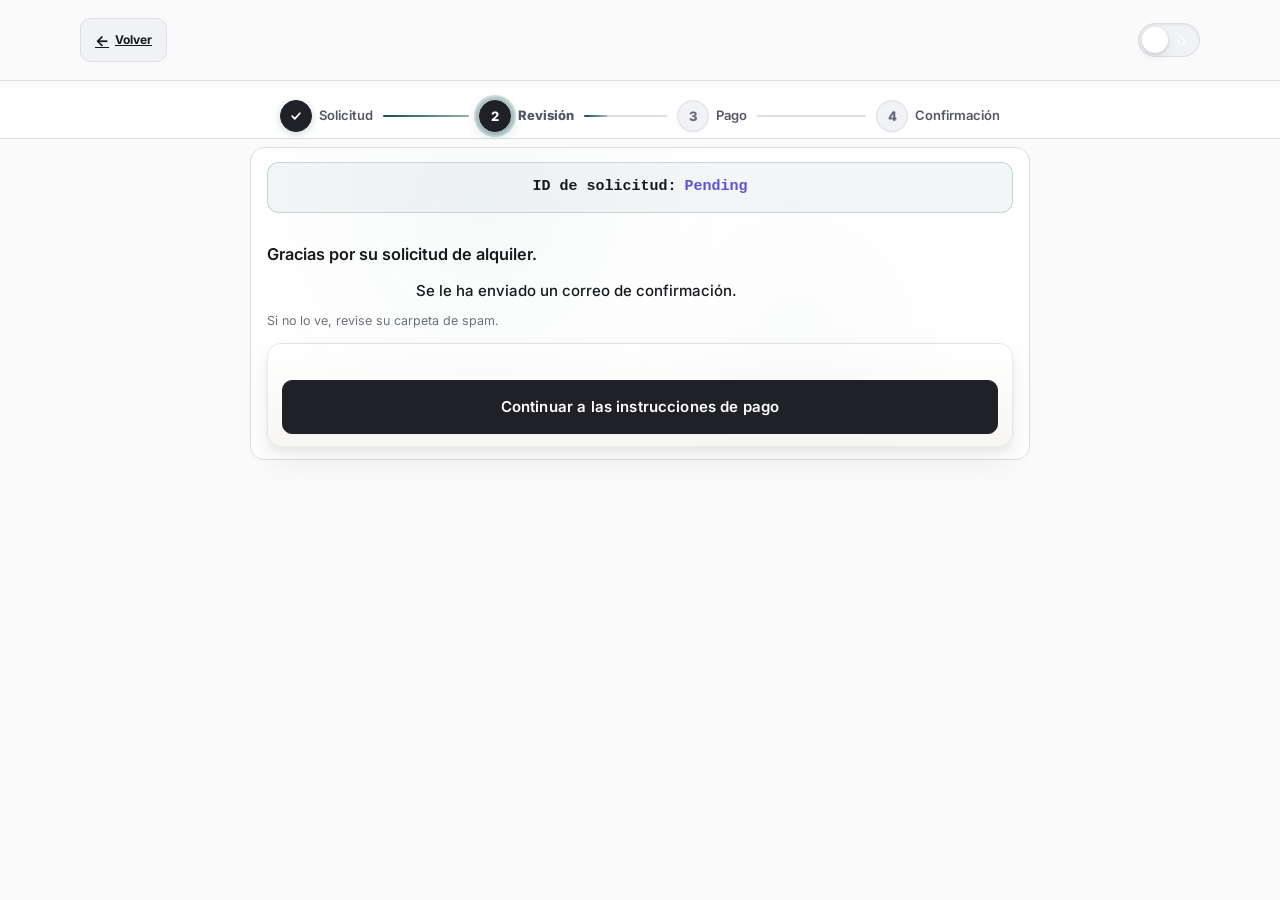
<file: application-received-es.html>
<!DOCTYPE html>
<html lang="es">
<head>
  <meta charset="UTF-8">
  <meta http-equiv="refresh" content="0; url=application-received.html?lang=es">
  <title>Redirecting…</title>
  <link rel="icon" href="image/favicon.svg" type="image/svg+xml">
  <link rel="icon" href="image/logo.png" type="image/png" sizes="512x512">
  <link rel="apple-touch-icon" href="image/apple-touch-icon.png">
  <meta property="og:type" content="website">
  <meta property="og:site_name" content="TenantFirst Management">
  <meta property="og:locale" content="en_US">
  <meta property="og:title" content="TenantFirst Management">
  <meta property="og:description" content="Professional private property management services for rental listings, tenant support, applications, and property assistance.">
  <meta property="og:url" content="https://privatepropmanagement.com/">
  <meta property="og:image" content="https://privatepropmanagement.com/og-private-property-management-v3.jpg">
  <meta property="og:image:secure_url" content="https://privatepropmanagement.com/og-private-property-management-v3.jpg">
  <meta property="og:image:width" content="1200">
  <meta property="og:image:height" content="630">
  <meta property="og:image:type" content="image/jpeg">
  <meta property="og:image:alt" content="TenantFirst Management">
  <meta name="twitter:card" content="summary_large_image">
  <meta name="twitter:title" content="TenantFirst Management">
  <meta name="twitter:description" content="Professional private property management services for rental listings, tenant support, applications, and property assistance.">
  <meta name="twitter:image" content="https://privatepropmanagement.com/og-private-property-management-v3.jpg">
  <script>
    (function () {
      var q = location.search ? location.search + '&lang=es' : '?lang=es';
      if (location.search && /[?&]lang=/.test(location.search)) {
        q = location.search;
      }
      location.replace('application-received.html' + q);
    })();
  </script>
</head>
<body>
  <p><a href="application-received.html?lang=es">Continue</a></p>
</body>
</html>
</file>
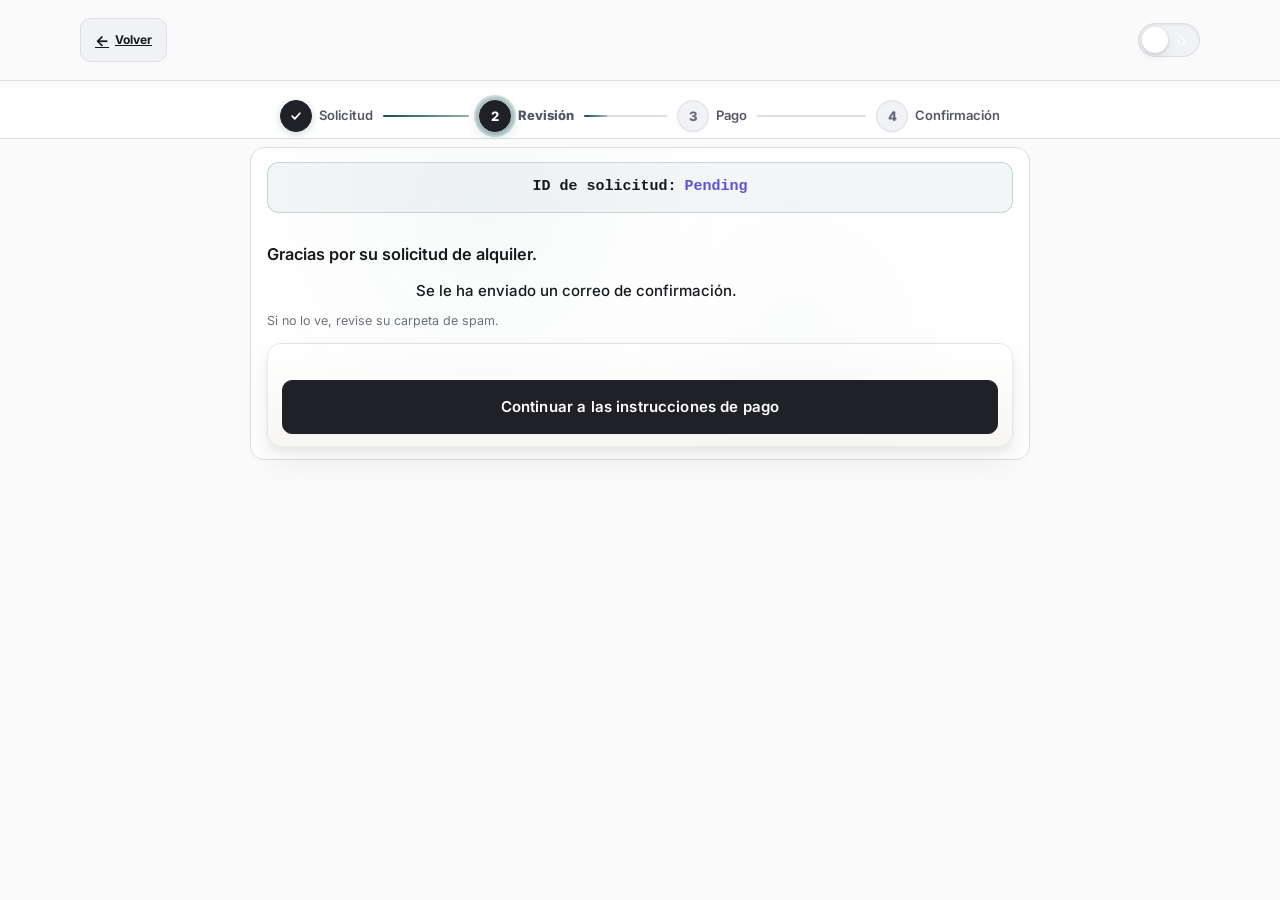
<file: application-received.html>
<!DOCTYPE html>
<html lang="en" class="home-root">
<head>
  <meta charset="UTF-8">
  <script>
    (function () {
      try {
        var stored = localStorage.getItem("ppm-theme");
        var theme = stored === "light" || stored === "dark"
          ? stored
          : (window.matchMedia("(prefers-color-scheme: dark)").matches ? "dark" : "light");
        document.documentElement.setAttribute("data-theme", theme);
        document.documentElement.style.colorScheme = theme;
      } catch (e) {
        document.documentElement.setAttribute("data-theme", "light");
      }
    })();
  </script>
  <style>
    html.home-root { background-color: #08090B; }
    html.home-root[data-theme="light"] { background-color: #FAFAFB; }
  </style>
  <meta name="viewport" content="width=device-width, initial-scale=1.0, viewport-fit=cover">
  <meta name="description" content="Rental application received confirmation and private review status.">
  <title>Application Received | TenantFirst Management</title>
  <link rel="icon" href="image/favicon.svg" type="image/svg+xml">
  <link rel="icon" href="image/logo.png" type="image/png" sizes="512x512">
  <link rel="apple-touch-icon" href="image/apple-touch-icon.png">
  <meta property="og:type" content="website">
  <meta property="og:site_name" content="TenantFirst Management">
  <meta property="og:locale" content="en_US">
  <meta property="og:title" content="TenantFirst Management">
  <meta property="og:description" content="Professional private property management services for rental listings, tenant support, applications, and property assistance.">
  <meta property="og:url" content="https://privatepropmanagement.com/">
  <meta property="og:image" content="https://privatepropmanagement.com/og-private-property-management-v3.jpg">
  <meta property="og:image:secure_url" content="https://privatepropmanagement.com/og-private-property-management-v3.jpg">
  <meta property="og:image:width" content="1200">
  <meta property="og:image:height" content="630">
  <meta property="og:image:type" content="image/jpeg">
  <meta property="og:image:alt" content="TenantFirst Management">
  <meta name="twitter:card" content="summary_large_image">
  <meta name="twitter:title" content="TenantFirst Management">
  <meta name="twitter:description" content="Professional private property management services for rental listings, tenant support, applications, and property assistance.">
  <meta name="twitter:image" content="https://privatepropmanagement.com/og-private-property-management-v3.jpg">
  <link rel="preconnect" href="https://fonts.googleapis.com">
  <link rel="preconnect" href="https://fonts.gstatic.com" crossorigin>
  <link href="https://fonts.googleapis.com/css2?family=Inter:wght@400;500;600&display=swap" rel="stylesheet">
  <link rel="stylesheet" href="style.css">
  <link rel="preload" href="image/home-mark-on-dark.svg" as="image" type="image/svg+xml">
  <link rel="preload" href="image/home-mark-on-light.svg" as="image" type="image/svg+xml">
  <link rel="stylesheet" href="page-loader.css">
  <link rel="stylesheet" href="home-design.css">
</head>
<body class="application-received-page">
  <div class="ppm-page-loader" id="ppmPageLoader" role="status" aria-live="polite" aria-label="Loading" hidden>
    <div class="ppm-page-loader__content">
      <img class="ppm-page-loader__mark home-mark home-mark--on-dark" src="image/home-mark-on-dark.svg" alt="TenantFirst Management" width="76" height="76">
      <img class="ppm-page-loader__mark home-mark home-mark--on-light" src="image/home-mark-on-light.svg" alt="" width="76" height="76">
      <span class="ppm-page-loader__spinner" aria-hidden="true"></span>
    </div>
  </div>
  <script>document.getElementById("ppmPageLoader").hidden = false;</script>
  <script src="page-loader.js"></script>
  <script src="theme.js"></script>

  <header class="site-header back-nav">
    <div class="container header-inner">
      <a href="apply.html" class="back-button" id="applicationBackButton" aria-label="Back to Application">
        <span class="back-button-icon" aria-hidden="true">←</span>
        <span>Back</span>
      </a>
      <div class="theme-toggle-wrap">
        <button type="button" class="theme-toggle" data-theme-toggle aria-pressed="false" aria-label="Switch to dark mode">
          <span class="theme-toggle__icons" aria-hidden="true">
            <svg class="theme-toggle__sun" viewBox="0 0 24 24" fill="none">
              <circle cx="12" cy="12" r="4" stroke="currentColor" stroke-width="1.8"/>
              <path d="M12 3v1.6M12 19.4V21M4.9 4.9l1.1 1.1M18 18l1.1 1.1M3 12h1.6M19.4 12H21M4.9 19.1 6 18M18 6l1.1-1.1" stroke="currentColor" stroke-width="1.8" stroke-linecap="round"/>
            </svg>
            <svg class="theme-toggle__moon" viewBox="0 0 24 24" fill="none">
              <path d="M16.2 13.2A6.2 6.2 0 0 1 10.8 6.2 6.4 6.4 0 1 0 16.2 13.2Z" stroke="currentColor" stroke-width="1.8" stroke-linejoin="round"/>
            </svg>
          </span>
          <span class="theme-toggle__thumb"></span>
        </button>
      </div>
    </div>
  </header>

  <div class="apply-page-stepper-wrap apply-page-stepper-wrap--at-review" aria-label="Application progress overview">
    <p class="apply-page-stepper__status" aria-live="polite">
      <span class="sr-only">Step 2 of 4:</span> Review
    </p>
    <ol class="apply-page-stepper">
      <li class="apply-page-step is-done">
        <span class="apply-page-step__node">
          <span class="apply-page-step__marker" aria-hidden="true">
            <svg viewBox="0 0 14 14" fill="none" aria-hidden="true"><path d="M2.5 7.2L5.6 10.3L11.5 3.8" stroke="currentColor" stroke-width="2" stroke-linecap="round" stroke-linejoin="round"/></svg>
          </span>
          <span class="apply-page-step__label">Application</span>
        </span>
        <span class="apply-page-step__rail is-done" aria-hidden="true"></span>
      </li>
      <li class="apply-page-step is-active" aria-current="step">
        <span class="apply-page-step__node">
          <span class="apply-page-step__marker" aria-hidden="true">2</span>
          <span class="apply-page-step__label">Review</span>
        </span>
        <span class="apply-page-step__rail is-partial" aria-hidden="true"></span>
      </li>
      <li class="apply-page-step is-upcoming">
        <span class="apply-page-step__node">
          <span class="apply-page-step__marker" aria-hidden="true">3</span>
          <span class="apply-page-step__label">Payment</span>
        </span>
        <span class="apply-page-step__rail" aria-hidden="true"></span>
      </li>
      <li class="apply-page-step is-upcoming">
        <span class="apply-page-step__node">
          <span class="apply-page-step__marker" aria-hidden="true">4</span>
          <span class="apply-page-step__label">Confirmation</span>
        </span>
      </li>
    </ol>
  </div>

  <main>
    <section class="section received-section">
      <div class="container narrow">
        <!-- Application Received Card -->
        <div class="confirmation-card">
          <div class="property-context-banner property-context-banner--compact" data-property-context-banner hidden>
            <div class="property-context-banner__inner">
              <span class="property-context-banner__icon" aria-hidden="true">
                <svg viewBox="0 0 24 24" fill="none" aria-hidden="true">
                  <path d="M3 10.5L12 3.5L21 10.5V20C21 20.5523 20.5523 21 20 21H15V15C15 14.4477 14.5523 14 14 14H10C9.44772 14 9 14.4477 9 15V21H4C3.44772 21 3 20.5523 3 20V10.5Z" stroke="currentColor" stroke-width="1.75" stroke-linejoin="round"/>
                </svg>
              </span>
              <div class="property-context-banner__body">
                <span class="property-context-banner__label">Applying for:</span>
                <strong class="property-context-banner__value" data-property-context-value></strong>
              </div>
            </div>
          </div>

          <div class="application-id">
            <strong>Application ID:</strong> <span id="application-id-value" data-no-i18n>Pending</span>
          </div>

          <p class="confirmation-thanks">Thank you for your rental application.</p>
          <p class="confirmation-email-note" id="confirmation-email-note-generic">A confirmation email has been sent to you.</p>
          <p class="confirmation-email-note" id="confirmation-email-note-addressed" hidden><span>A confirmation email has been sent to you at</span> <span id="applicant-email-value" data-no-i18n></span>.</p>
          <p class="confirmation-email-spam-note">If you do not see it, check your spam folder.</p>

          <section class="application-review" id="applicationReviewPanel" aria-labelledby="application-review-title" hidden>
            <header class="application-review__header">
              <h2 class="application-review__title" id="application-review-title">Review your details and edit if needed</h2>
            </header>
            <div class="application-review__content">
              <p class="application-review__lead">Confirm everything looks right before continuing. You can edit now if something needs to change.</p>
              <div class="application-review__body" id="applicationReviewBody"></div>
              <div class="application-review__more-actions" id="applicationReviewSeeMoreActions" hidden>
                <button type="button" class="section-see-more" id="applicationReviewSeeMore" aria-expanded="false" aria-controls="applicationReviewBody">
                  See more
                  <span class="section-see-more__chevron" aria-hidden="true"></span>
                </button>
              </div>
            </div>
          </section>

          <div class="received-payment-ready">
            <div class="received-actions">
              <a
                id="payment-next-steps-link"
                class="button button-primary button-full"
                href="payment.html"
              >Continue to Payment Instructions</a>
            </div>
          </div>
        </div>


      </div>
    </section>
  </main>

  <script src="i18n-extensions.js"></script>
  <script src="i18n-apply-form.js"></script>
  <script src="script.js"></script>
  <script>
    (function () {
      const idTarget = document.getElementById('application-id-value');
      if (!idTarget) {
        return;
      }

      const params = new URLSearchParams(window.location.search);
      const idFromUrl = params.get('applicationId') || params.get('application-id');
      const languageFromUrl = params.get('lang');
      const propertyFromUrl = params.get('property');

      if (window.PPM_PROPERTY && typeof window.PPM_PROPERTY.resolveApplicationProperty === 'function') {
        window.PPM_PROPERTY.resolveApplicationProperty();
      } else if (propertyFromUrl) {
        try {
          window.sessionStorage.setItem('latestApplicationProperty', propertyFromUrl);
          window.localStorage.setItem('latestApplicationProperty', propertyFromUrl);
        } catch (error) {
          console.warn('Could not persist application property:', error);
        }
      }

      if (window.PPM_PROPERTY && typeof window.PPM_PROPERTY.renderPropertyContextBanner === 'function') {
        window.PPM_PROPERTY.renderPropertyContextBanner();
      }
      const supportedLanguages = ['en', 'es', 'zh', 'fr', 'ar'];
      const normalizeLanguage = (language) => {
        const value = String(language || '').toLowerCase().split('-')[0];
        return supportedLanguages.includes(value) ? value : 'en';
      };
      const storedId = window.sessionStorage.getItem('latestApplicationId') || window.localStorage.getItem('latestApplicationId');
      const reviewSnapshot = window.PPM_PROPERTY && typeof window.PPM_PROPERTY.readApplicationReviewSnapshot === 'function'
        ? window.PPM_PROPERTY.readApplicationReviewSnapshot()
        : null;
      const applicationId = idFromUrl || storedId || (reviewSnapshot && reviewSnapshot.applicationId) || '';
      const applicantEmail = String(
        (reviewSnapshot && reviewSnapshot.data && reviewSnapshot.data.email) ||
        window.sessionStorage.getItem('latestApplicationEmail') ||
        window.localStorage.getItem('latestApplicationEmail') ||
        ''
      ).trim();
      const genericEmailNote = document.getElementById('confirmation-email-note-generic');
      const addressedEmailNote = document.getElementById('confirmation-email-note-addressed');
      const emailTarget = document.getElementById('applicant-email-value');
      if (applicantEmail && addressedEmailNote && emailTarget) {
        emailTarget.textContent = applicantEmail;
        addressedEmailNote.hidden = false;
        if (genericEmailNote) {
          genericEmailNote.hidden = true;
        }
        try {
          window.sessionStorage.setItem('latestApplicationEmail', applicantEmail);
        } catch (error) {
          console.warn('Could not persist applicant email:', error);
        }
      } else if (genericEmailNote) {
        genericEmailNote.hidden = false;
        if (addressedEmailNote) {
          addressedEmailNote.hidden = true;
        }
      }
      const selectedLanguage = normalizeLanguage(languageFromUrl ||
        window.sessionStorage.getItem('latestApplicationLanguage') ||
        window.localStorage.getItem('latestApplicationLanguage') ||
        window.localStorage.getItem('site-language') ||
        document.documentElement.lang ||
        'en');

      if (applicationId) {
        idTarget.textContent = applicationId;
        idTarget.setAttribute('data-no-i18n', '');
        delete idTarget.dataset.translationKey;
      } else {
        idTarget.removeAttribute('data-no-i18n');
        try {
          window.sessionStorage.setItem('latestApplicationId', applicationId);
          window.localStorage.setItem('latestApplicationId', applicationId);
        } catch (error) {
          console.warn('Could not persist application ID:', error);
        }
      }

      if (languageFromUrl) {
        window.sessionStorage.setItem('latestApplicationLanguage', selectedLanguage);
        window.localStorage.setItem('latestApplicationLanguage', selectedLanguage);
        window.localStorage.setItem('site-language', selectedLanguage);
      }

      if (!languageFromUrl && selectedLanguage) {
        window.sessionStorage.setItem('latestApplicationLanguage', selectedLanguage);
        window.localStorage.setItem('latestApplicationLanguage', selectedLanguage);
        window.localStorage.setItem('site-language', selectedLanguage);
      }

      const backButton = document.getElementById('applicationBackButton');
      if (backButton) {
        if (window.PPM_PROPERTY && typeof window.PPM_PROPERTY.buildApplicationFlowHref === 'function') {
          backButton.href = window.PPM_PROPERTY.buildApplicationFlowHref('apply.html', {
            language: selectedLanguage,
            property: window.PPM_PROPERTY.storedProperty ? window.PPM_PROPERTY.storedProperty() : ''
          });
        } else {
          backButton.href = selectedLanguage === 'en' ? 'apply.html' : `apply.html?lang=${encodeURIComponent(selectedLanguage)}`;
        }
        backButton.dataset.fallbackHome = backButton.href;
      }

      const editLinks = Array.from(document.querySelectorAll('.application-review__row-edit'));
      editLinks.forEach((link) => {
        const fieldName = link.getAttribute('data-edit-field');
        const baseHref = backButton ? backButton.href : (selectedLanguage === 'en' ? 'apply.html' : `apply.html?lang=${encodeURIComponent(selectedLanguage)}`);
        if (!fieldName) {
          link.href = baseHref;
          return;
        }
        try {
          const url = new URL(baseHref, window.location.href);
          url.searchParams.set('edit', fieldName);
          link.href = `${url.pathname.split('/').pop()}${url.search}`;
        } catch (error) {
          link.href = `${baseHref}${baseHref.includes('?') ? '&' : '?'}edit=${encodeURIComponent(fieldName)}`;
        }
      });

      const paymentLink = document.getElementById('payment-next-steps-link');
      const storedProperty = window.PPM_PROPERTY && typeof window.PPM_PROPERTY.storedProperty === 'function'
        ? window.PPM_PROPERTY.storedProperty()
        : '';

      const buildPaymentUrl = () => {
        if (window.PPM_PROPERTY && typeof window.PPM_PROPERTY.buildApplicationFlowHref === 'function') {
          return window.PPM_PROPERTY.buildApplicationFlowHref('payment.html', {
            language: selectedLanguage,
            applicationId,
            property: storedProperty
          });
        }

        const paymentParams = new URLSearchParams();
        if (applicationId) {
          paymentParams.set('applicationId', applicationId);
        }
        if (selectedLanguage && selectedLanguage !== 'en') {
          paymentParams.set('lang', selectedLanguage);
        }
        if (storedProperty) {
          paymentParams.set('property', storedProperty);
        }
        const query = paymentParams.toString();
        return query ? `payment.html?${query}` : 'payment.html';
      };

      if (paymentLink) {
        paymentLink.href = buildPaymentUrl();
        paymentLink.addEventListener('click', function () {
          if (window.PPM_PROPERTY && typeof window.PPM_PROPERTY.prepareApplicationForNextApplicant === 'function') {
            window.PPM_PROPERTY.prepareApplicationForNextApplicant();
          }
        });
      }

      try {
        const emailStatusRaw = window.sessionStorage.getItem('applicationEmailStatus');
        if (emailStatusRaw) {
          const emailStatus = JSON.parse(emailStatusRaw);
          const confirmationParagraph = document.querySelector('.confirmation-card p:nth-of-type(2)');

          if (emailStatus.applicant !== 'sent' && confirmationParagraph) {
            const errorDetail = Array.isArray(emailStatus.errors) && emailStatus.errors.length
              ? ` (${emailStatus.errors.join(' ')})`
              : '';
            confirmationParagraph.insertAdjacentHTML(
              'afterend',
              `<p class="form-status is-error" role="status">We saved your application, but the confirmation email could not be sent automatically. Please contact support@tenantfirstmgt.com if you do not receive it soon.${errorDetail}</p>`
            );
          }

          window.sessionStorage.removeItem('applicationEmailStatus');
        }
      } catch (error) {
        console.warn('Could not read application email status:', error);
      }

      if (window.PPM_I18N && typeof window.PPM_I18N.applyLanguage === 'function') {
        window.PPM_I18N.applyLanguage(selectedLanguage);
      }

      if (window.PPM_PROPERTY && typeof window.PPM_PROPERTY.initApplicationReviewPanel === 'function') {
        window.PPM_PROPERTY.initApplicationReviewPanel();
      }
    })();
  </script>
</body>
</html>
</file>
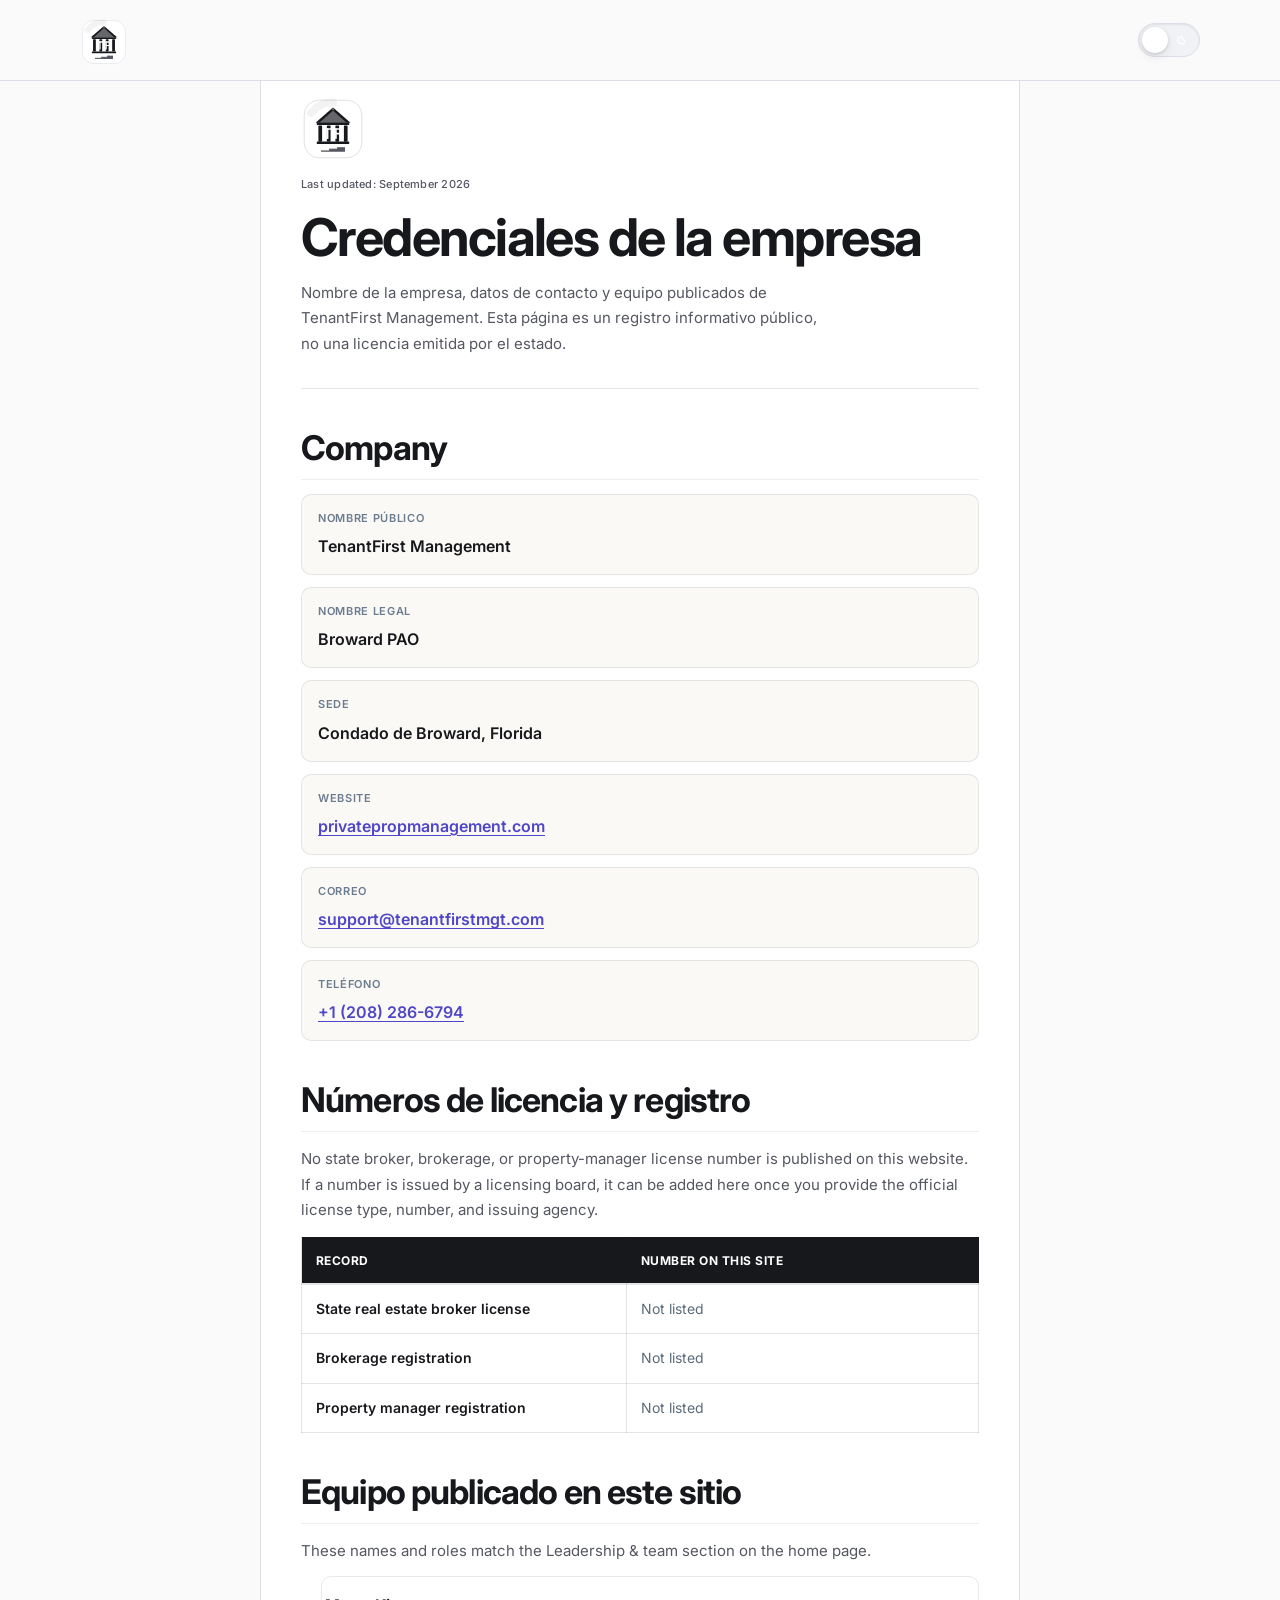
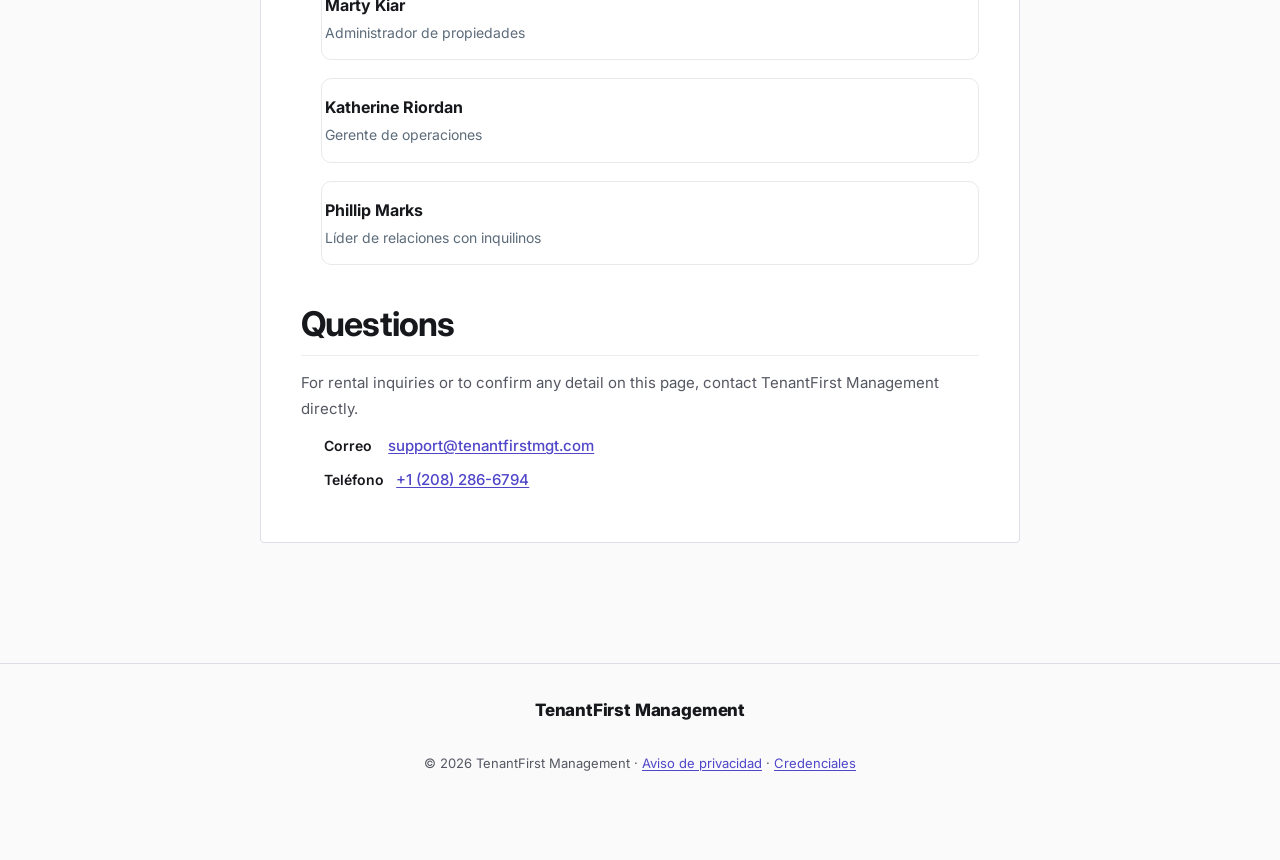
<file: credentials.html>
<!DOCTYPE html>
<html lang="en" class="home-root">
<head>
  <meta charset="UTF-8">
  <script>
    (function () {
      try {
        var stored = localStorage.getItem("ppm-theme");
        var theme = stored === "light" || stored === "dark"
          ? stored
          : (window.matchMedia("(prefers-color-scheme: dark)").matches ? "dark" : "light");
        document.documentElement.setAttribute("data-theme", theme);
        document.documentElement.style.colorScheme = theme;
      } catch (e) {
        document.documentElement.setAttribute("data-theme", "light");
      }
    })();
  </script>
  <style>
    html.home-root { background-color: #08090B; }
    html.home-root[data-theme="light"] { background-color: #FAFAFB; }
  </style>
  <meta name="viewport" content="width=device-width, initial-scale=1.0, viewport-fit=cover">
  <meta name="description" content="Company name, contact details, and published credentials for TenantFirst Management.">
  <title>Company Credentials | TenantFirst Management</title>
  <link rel="canonical" href="https://privatepropmanagement.com/credentials.html">
  <link rel="icon" href="image/favicon.svg" type="image/svg+xml">
  <link rel="icon" href="image/logo.png" type="image/png" sizes="512x512">
  <link rel="apple-touch-icon" href="image/apple-touch-icon.png">
  <meta property="og:type" content="website">
  <meta property="og:site_name" content="TenantFirst Management">
  <meta property="og:locale" content="en_US">
  <meta property="og:title" content="Company Credentials | TenantFirst Management">
  <meta property="og:description" content="Company name, contact details, and published credentials for TenantFirst Management.">
  <meta property="og:url" content="https://privatepropmanagement.com/credentials.html">
  <meta property="og:image" content="https://privatepropmanagement.com/og-private-property-management-v3.jpg">
  <meta property="og:image:secure_url" content="https://privatepropmanagement.com/og-private-property-management-v3.jpg">
  <meta property="og:image:width" content="1200">
  <meta property="og:image:height" content="630">
  <meta property="og:image:type" content="image/jpeg">
  <meta property="og:image:alt" content="TenantFirst Management">
  <meta name="twitter:card" content="summary_large_image">
  <meta name="twitter:title" content="Company Credentials | TenantFirst Management">
  <meta name="twitter:description" content="Company name, contact details, and published credentials for TenantFirst Management.">
  <meta name="twitter:image" content="https://privatepropmanagement.com/og-private-property-management-v3.jpg">
  <link rel="preconnect" href="https://fonts.googleapis.com">
  <link rel="preconnect" href="https://fonts.gstatic.com" crossorigin>
  <link href="https://fonts.googleapis.com/css2?family=Inter:wght@400;500;600&display=swap" rel="stylesheet">
  <link rel="stylesheet" href="style.css">
  <link rel="preload" href="image/home-mark-on-dark.svg" as="image" type="image/svg+xml">
  <link rel="preload" href="image/home-mark-on-light.svg" as="image" type="image/svg+xml">
  <link rel="stylesheet" href="page-loader.css">
  <link rel="stylesheet" href="home-design.css">
</head>
<body class="privacy-notice-page credentials-page">
  <div class="ppm-page-loader" id="ppmPageLoader" role="status" aria-live="polite" aria-label="Loading" hidden>
    <div class="ppm-page-loader__content">
      <img class="ppm-page-loader__mark home-mark home-mark--on-dark" src="image/home-mark-on-dark.svg" alt="TenantFirst Management" width="76" height="76">
      <img class="ppm-page-loader__mark home-mark home-mark--on-light" src="image/home-mark-on-light.svg" alt="" width="76" height="76">
      <span class="ppm-page-loader__spinner" aria-hidden="true"></span>
    </div>
  </div>
  <script>document.getElementById("ppmPageLoader").hidden = false;</script>
  <script src="page-loader.js"></script>
  <script src="theme.js"></script>

  <header class="site-header" id="top">
    <div class="container header-inner">
      <div class="header-brand-group">
        <a href="index.html" class="brand" aria-label="TenantFirst Management home">
          <span class="home-mark-stack">
            <img src="image/home-mark-on-dark.svg" alt="" class="brand-mark home-mark home-mark--on-dark" width="48" height="48" decoding="async">
            <img src="image/home-mark-on-light.svg" alt="" class="brand-mark home-mark home-mark--on-light" width="48" height="48" decoding="async">
          </span>
        </a>
      </div>

      <div class="theme-toggle-wrap">
        <button type="button" class="theme-toggle" data-theme-toggle aria-pressed="false" aria-label="Switch to dark mode">
          <span class="theme-toggle__icons" aria-hidden="true">
            <svg class="theme-toggle__sun" viewBox="0 0 24 24" fill="none">
              <circle cx="12" cy="12" r="4" stroke="currentColor" stroke-width="1.8"/>
              <path d="M12 3v1.6M12 19.4V21M4.9 4.9l1.1 1.1M18 18l1.1 1.1M3 12h1.6M19.4 12H21M4.9 19.1 6 18M18 6l1.1-1.1" stroke="currentColor" stroke-width="1.8" stroke-linecap="round"/>
            </svg>
            <svg class="theme-toggle__moon" viewBox="0 0 24 24" fill="none">
              <path d="M16.2 13.2A6.2 6.2 0 0 1 10.8 6.2 6.4 6.4 0 1 0 16.2 13.2Z" stroke="currentColor" stroke-width="1.8" stroke-linejoin="round"/>
            </svg>
          </span>
          <span class="theme-toggle__thumb"></span>
        </button>
      </div>

      <button class="nav-toggle" type="button" aria-expanded="false" aria-controls="site-nav" aria-label="Open navigation">
        <span class="sr-only">Open navigation</span>
        <span></span>
        <span></span>
        <span></span>
      </button>

      <nav class="site-nav" id="site-nav" aria-label="Main navigation">
        <a href="index.html"><span class="nav-icon" aria-hidden="true"></span>Home</a>
        <a href="index.html#about"><span class="nav-icon" aria-hidden="true"></span>About</a>
        <a href="index.html#contact"><span class="nav-icon" aria-hidden="true"></span>Contact</a>
        <a href="credentials.html" aria-current="page"><span class="nav-icon" aria-hidden="true"></span>Credentials</a>
        <div class="language-switcher nav-language" aria-label="Language selector">
          <span>Language</span>
          <select class="language-select" aria-label="Select language">
            <option value="en">English</option>
            <option value="es">Español</option>
            <option value="zh">中文</option>
            <option value="fr">Français</option>
            <option value="ar">العربية</option>
          </select>
        </div>
      </nav>
    </div>
  </header>

  <main class="privacy-main">
    <div class="container privacy-document-wrap credentials-wrap">
      <article class="privacy-document">
        <header class="privacy-document__header credentials-hero">
          <span class="home-mark-stack credentials-hero__mark">
            <img class="home-mark home-mark--on-dark" src="image/home-mark-on-dark.svg" alt="" width="64" height="64" decoding="async">
            <img class="home-mark home-mark--on-light" src="image/home-mark-on-light.svg" alt="" width="64" height="64" decoding="async">
          </span>
          <p class="privacy-document__updated">Last updated: September 2026</p>
          <h1 class="privacy-document__title">Company credentials</h1>
          <p class="privacy-document__lead">Published company name, contact details, and website team for TenantFirst Management. This page is a public information record, not a state-issued license.</p>
        </header>

        <div class="privacy-document__body">
          <section class="privacy-document__section" aria-labelledby="credentials-company-heading">
            <h2 id="credentials-company-heading">Company</h2>
            <dl class="credentials-dl">
              <div>
                <dt>Public name</dt>
                <dd>TenantFirst Management</dd>
              </div>
              <div>
                <dt>Legal name</dt>
                <dd>Broward PAO</dd>
              </div>
              <div>
                <dt>Based in</dt>
                <dd>Broward County, Florida</dd>
              </div>
              <div>
                <dt>Website</dt>
                <dd><a href="https://privatepropmanagement.com/">privatepropmanagement.com</a></dd>
              </div>
              <div>
                <dt>Email</dt>
                <dd><a href="mailto:support@tenantfirstmgt.com" dir="ltr">support@tenantfirstmgt.com</a></dd>
              </div>
              <div>
                <dt>Phone</dt>
                <dd><a href="tel:+12082866794" dir="ltr">+1 (208) 286-6794</a></dd>
              </div>
            </dl>
          </section>

          <section class="privacy-document__section" aria-labelledby="credentials-license-heading">
            <h2 id="credentials-license-heading">License &amp; registration numbers</h2>
            <p>No state broker, brokerage, or property-manager license number is published on this website. If a number is issued by a licensing board, it can be added here once you provide the official license type, number, and issuing agency.</p>
            <div class="credentials-table-wrap">
              <table class="credentials-table">
                <caption class="sr-only">Published license status</caption>
                <thead>
                  <tr>
                    <th scope="col">Record</th>
                    <th scope="col">Number on this site</th>
                  </tr>
                </thead>
                <tbody>
                  <tr>
                    <th scope="row">State real estate broker license</th>
                    <td>Not listed</td>
                  </tr>
                  <tr>
                    <th scope="row">Brokerage registration</th>
                    <td>Not listed</td>
                  </tr>
                  <tr>
                    <th scope="row">Property manager registration</th>
                    <td>Not listed</td>
                  </tr>
                </tbody>
              </table>
            </div>
          </section>

          <section class="privacy-document__section" aria-labelledby="credentials-team-heading">
            <h2 id="credentials-team-heading">Team listed on this website</h2>
            <p>These names and roles match the Leadership &amp; team section on the home page.</p>
            <ul class="credentials-team">
              <li>
                <strong>Marty Kiar</strong>
                <span>Property Manager</span>
              </li>
              <li>
                <strong>Katherine Riordan</strong>
                <span>Operations Manager</span>
              </li>
              <li>
                <strong>Phillip Marks</strong>
                <span>Tenant Relations Lead</span>
              </li>
            </ul>
          </section>

          <section class="privacy-document__section privacy-document__section--contact" aria-labelledby="credentials-contact-heading">
            <h2 id="credentials-contact-heading">Questions</h2>
            <p>For rental inquiries or to confirm any detail on this page, contact TenantFirst Management directly.</p>
            <ul class="privacy-document__contact">
              <li>
                <span class="privacy-document__contact-label">Email</span>
                <a href="mailto:support@tenantfirstmgt.com" dir="ltr">support@tenantfirstmgt.com</a>
              </li>
              <li>
                <span class="privacy-document__contact-label">Phone</span>
                <a href="tel:+12082866794" dir="ltr">+1 (208) 286-6794</a>
              </li>
            </ul>
          </section>
        </div>
      </article>
    </div>
  </main>

  <footer class="site-footer">
    <div class="container footer-content">
      <div class="footer-identity">
        <strong>TenantFirst Management</strong>
      </div>
      <p class="footer-legal">&copy; 2026 TenantFirst Management · <a class="footer-privacy-link" href="privacy-notice.html">Privacy Notice</a> · <a href="credentials.html">Credentials</a></p>
    </div>
  </footer>

  <script src="i18n-extensions.js"></script>
  <script src="script.js"></script>
</body>
</html>
</file>
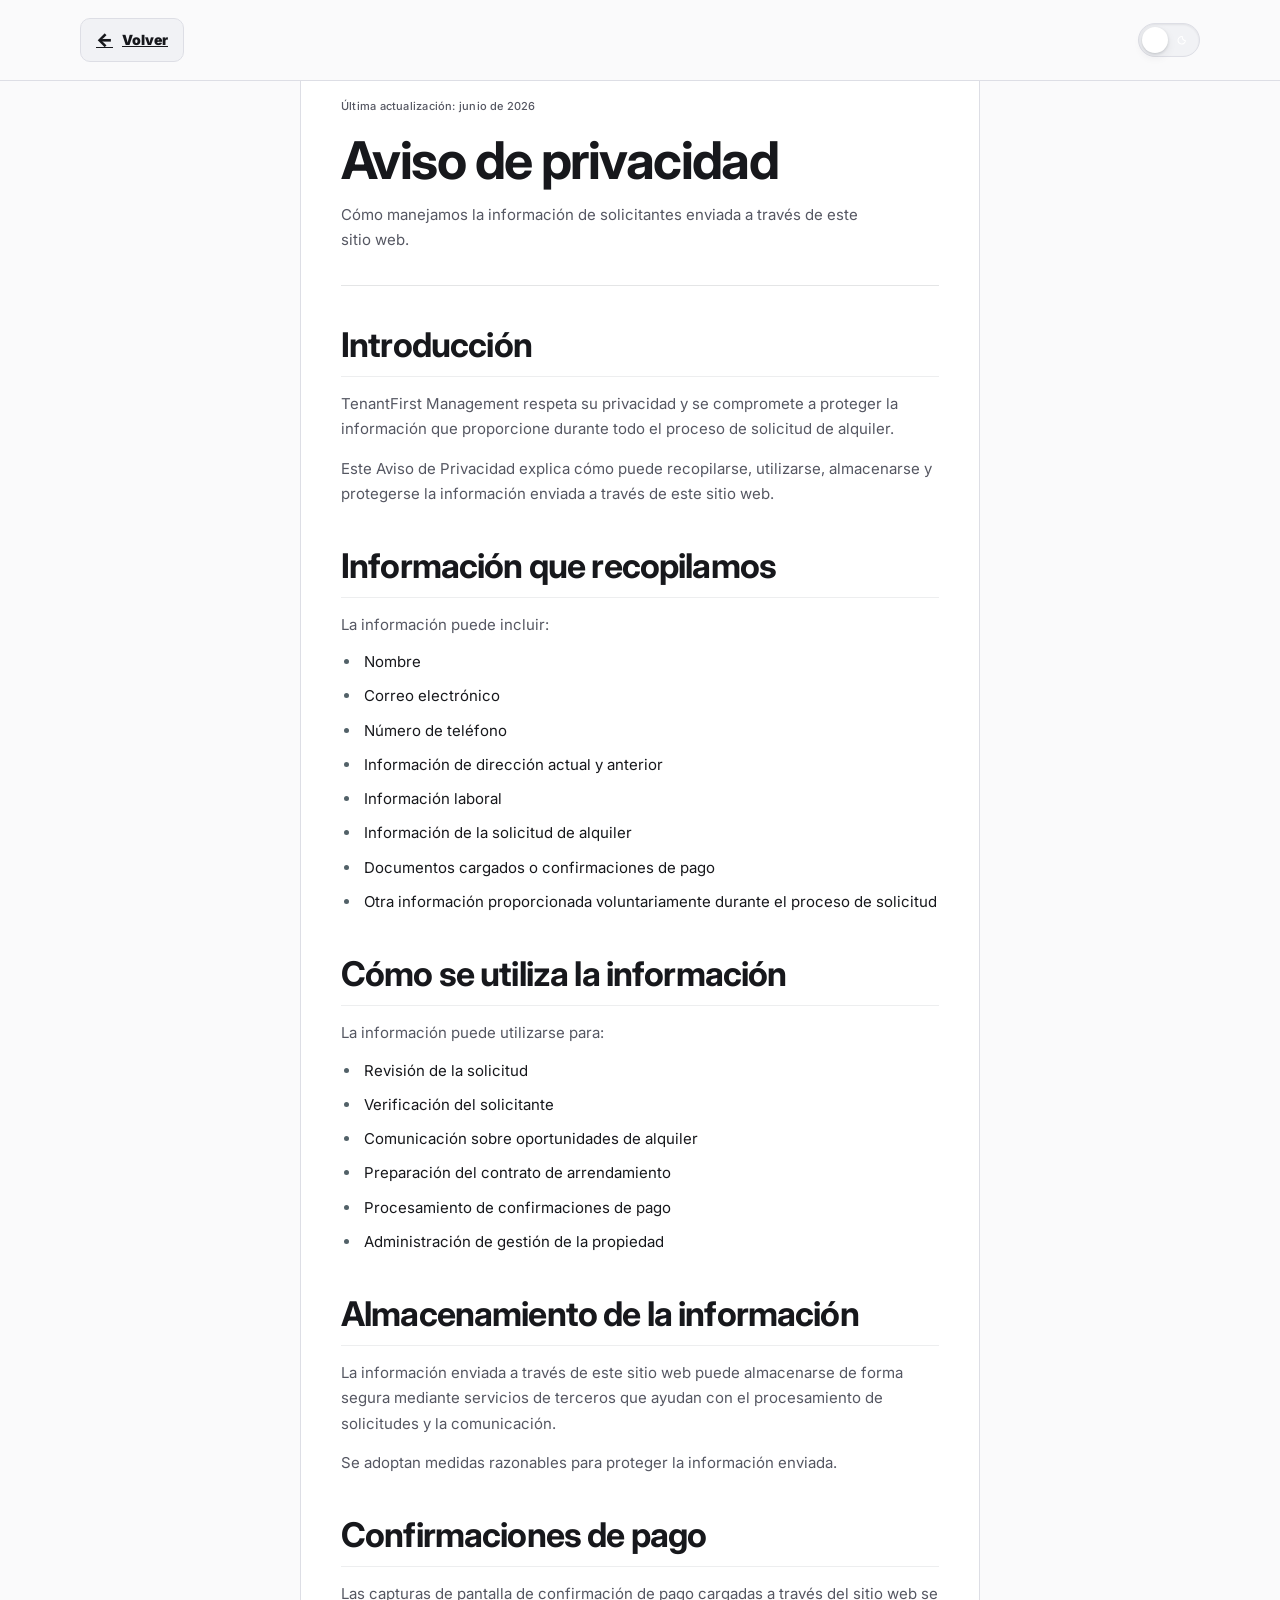
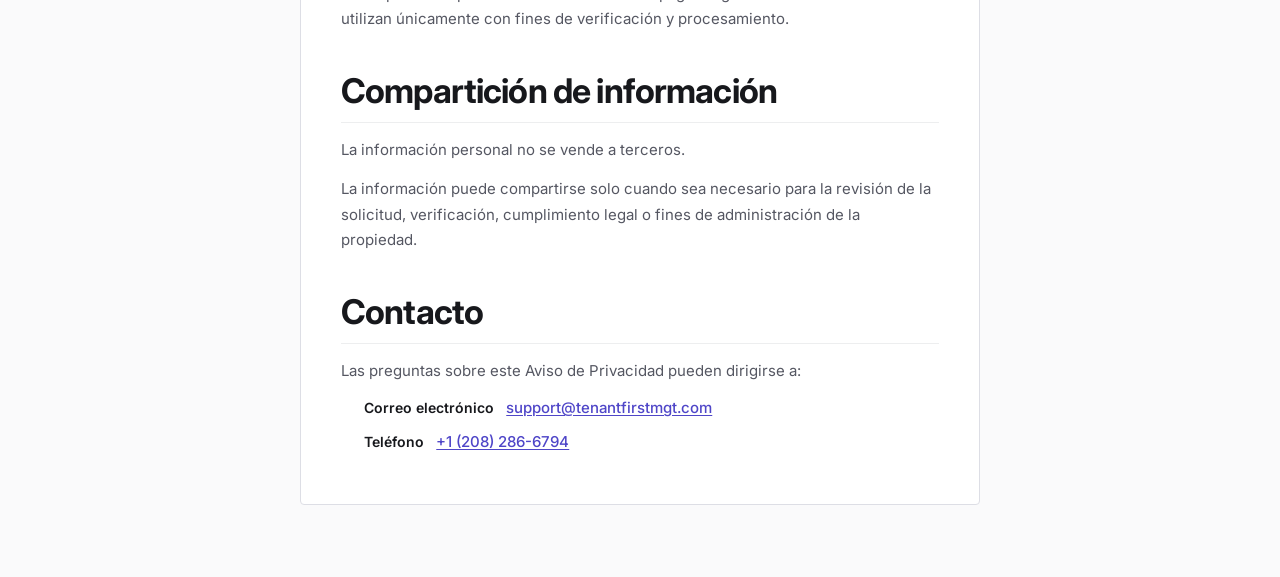
<file: privacy-notice.html>
<!DOCTYPE html>
<html lang="en" class="home-root">
<head>
  <meta charset="UTF-8">
  <script>
    (function () {
      try {
        var stored = localStorage.getItem("ppm-theme");
        var theme = stored === "light" || stored === "dark"
          ? stored
          : (window.matchMedia("(prefers-color-scheme: dark)").matches ? "dark" : "light");
        document.documentElement.setAttribute("data-theme", theme);
        document.documentElement.style.colorScheme = theme;
      } catch (e) {
        document.documentElement.setAttribute("data-theme", "light");
      }
    })();
  </script>
  <style>
    html.home-root { background-color: #08090B; }
    html.home-root[data-theme="light"] { background-color: #FAFAFB; }
  </style>
  <meta name="viewport" content="width=device-width, initial-scale=1.0, viewport-fit=cover">
  <meta name="description" content="Privacy notice for rental applicants using the TenantFirst Management website.">
  <title>Privacy Notice | TenantFirst Management</title>
  <link rel="icon" href="image/favicon.svg" type="image/svg+xml">
  <link rel="icon" href="image/logo.png" type="image/png" sizes="512x512">
  <link rel="apple-touch-icon" href="image/apple-touch-icon.png">
  <meta property="og:type" content="website">
  <meta property="og:site_name" content="TenantFirst Management">
  <meta property="og:locale" content="en_US">
  <meta property="og:title" content="TenantFirst Management">
  <meta property="og:description" content="Professional private property management services for rental listings, tenant support, applications, and property assistance.">
  <meta property="og:url" content="https://privatepropmanagement.com/">
  <meta property="og:image" content="https://privatepropmanagement.com/og-private-property-management-v3.jpg">
  <meta property="og:image:secure_url" content="https://privatepropmanagement.com/og-private-property-management-v3.jpg">
  <meta property="og:image:width" content="1200">
  <meta property="og:image:height" content="630">
  <meta property="og:image:type" content="image/jpeg">
  <meta property="og:image:alt" content="TenantFirst Management">
  <meta name="twitter:card" content="summary_large_image">
  <meta name="twitter:title" content="TenantFirst Management">
  <meta name="twitter:description" content="Professional private property management services for rental listings, tenant support, applications, and property assistance.">
  <meta name="twitter:image" content="https://privatepropmanagement.com/og-private-property-management-v3.jpg">
  <link rel="preconnect" href="https://fonts.googleapis.com">
  <link rel="preconnect" href="https://fonts.gstatic.com" crossorigin>
  <link href="https://fonts.googleapis.com/css2?family=Inter:wght@400;500;600&display=swap" rel="stylesheet">
  <link rel="stylesheet" href="style.css">
  <link rel="preload" href="image/home-mark-on-dark.svg" as="image" type="image/svg+xml">
  <link rel="preload" href="image/home-mark-on-light.svg" as="image" type="image/svg+xml">
  <link rel="stylesheet" href="page-loader.css">
  <link rel="stylesheet" href="home-design.css">
</head>
<body class="privacy-notice-page">
  <div class="ppm-page-loader" id="ppmPageLoader" role="status" aria-live="polite" aria-label="Loading" hidden>
    <div class="ppm-page-loader__content">
      <img class="ppm-page-loader__mark home-mark home-mark--on-dark" src="image/home-mark-on-dark.svg" alt="TenantFirst Management" width="76" height="76">
      <img class="ppm-page-loader__mark home-mark home-mark--on-light" src="image/home-mark-on-light.svg" alt="" width="76" height="76">
      <span class="ppm-page-loader__spinner" aria-hidden="true"></span>
    </div>
  </div>
  <script>document.getElementById("ppmPageLoader").hidden = false;</script>
  <script src="page-loader.js"></script>
  <script src="theme.js"></script>

  <header class="site-header back-nav privacy-notice-page__header">
    <div class="container header-inner">
      <a href="apply.html" class="back-button" id="privacyBackButton" data-fallback-home="apply.html" aria-label="Back to Application">
        <span class="back-button-icon" aria-hidden="true">←</span>
        <span>Back</span>
      </a>
      <div class="theme-toggle-wrap">
        <button type="button" class="theme-toggle" data-theme-toggle aria-pressed="false" aria-label="Switch to dark mode">
          <span class="theme-toggle__icons" aria-hidden="true">
            <svg class="theme-toggle__sun" viewBox="0 0 24 24" fill="none">
              <circle cx="12" cy="12" r="4" stroke="currentColor" stroke-width="1.8"/>
              <path d="M12 3v1.6M12 19.4V21M4.9 4.9l1.1 1.1M18 18l1.1 1.1M3 12h1.6M19.4 12H21M4.9 19.1 6 18M18 6l1.1-1.1" stroke="currentColor" stroke-width="1.8" stroke-linecap="round"/>
            </svg>
            <svg class="theme-toggle__moon" viewBox="0 0 24 24" fill="none">
              <path d="M16.2 13.2A6.2 6.2 0 0 1 10.8 6.2 6.4 6.4 0 1 0 16.2 13.2Z" stroke="currentColor" stroke-width="1.8" stroke-linejoin="round"/>
            </svg>
          </span>
          <span class="theme-toggle__thumb"></span>
        </button>
      </div>
    </div>
  </header>

  <main class="privacy-main">
    <div class="container privacy-document-wrap">
      <article class="privacy-document">
        <header class="privacy-document__header">
          <p class="privacy-document__updated">Last Updated: June 2026</p>
          <h1 class="privacy-document__title">Privacy Notice</h1>
          <p class="privacy-document__lead">How we handle applicant information submitted through this website.</p>
        </header>

        <div class="privacy-document__body">
          <section class="privacy-document__section" aria-labelledby="privacy-intro-heading">
            <h2 id="privacy-intro-heading">Introduction</h2>
            <p>TenantFirst Management respects your privacy and is committed to protecting the information you provide throughout the rental application process.</p>
            <p>This Privacy Notice explains how information submitted through this website may be collected, used, stored, and protected.</p>
          </section>

          <section class="privacy-document__section" aria-labelledby="privacy-collect-heading">
            <h2 id="privacy-collect-heading">Information We Collect</h2>
            <p>Information may include:</p>
            <ul>
              <li>Name</li>
              <li>Email address</li>
              <li>Phone number</li>
              <li>Current and previous address information</li>
              <li>Employment information</li>
              <li>Rental application information</li>
              <li>Uploaded documents or payment confirmations</li>
              <li>Other information voluntarily provided during the application process</li>
            </ul>
          </section>

          <section class="privacy-document__section" aria-labelledby="privacy-use-heading">
            <h2 id="privacy-use-heading">How Information Is Used</h2>
            <p>Information may be used for:</p>
            <ul>
              <li>Application review</li>
              <li>Applicant verification</li>
              <li>Communication regarding rental opportunities</li>
              <li>Lease preparation</li>
              <li>Payment confirmation processing</li>
              <li>Property management administration</li>
            </ul>
          </section>

          <section class="privacy-document__section" aria-labelledby="privacy-storage-heading">
            <h2 id="privacy-storage-heading">Information Storage</h2>
            <p>Information submitted through this website may be stored securely using third-party services that assist with application processing and communication.</p>
            <p>Reasonable measures are taken to protect submitted information.</p>
          </section>

          <section class="privacy-document__section" aria-labelledby="privacy-payment-heading">
            <h2 id="privacy-payment-heading">Payment Confirmations</h2>
            <p>Payment confirmation screenshots uploaded through the website are used solely for verification and processing purposes.</p>
          </section>

          <section class="privacy-document__section" aria-labelledby="privacy-sharing-heading">
            <h2 id="privacy-sharing-heading">Information Sharing</h2>
            <p>Personal information is not sold to third parties.</p>
            <p>Information may be shared only when necessary for application review, verification, legal compliance, or property management purposes.</p>
          </section>

          <section class="privacy-document__section privacy-document__section--contact" aria-labelledby="privacy-contact-heading">
            <h2 id="privacy-contact-heading">Contact</h2>
            <p>Questions regarding this Privacy Notice may be directed to:</p>
            <ul class="privacy-document__contact">
              <li>
                <span class="privacy-document__contact-label">Email</span>
                <a href="mailto:support@tenantfirstmgt.com" dir="ltr">support@tenantfirstmgt.com</a>
              </li>
              <li>
                <span class="privacy-document__contact-label">Phone</span>
                <a href="tel:+12082866794" dir="ltr">+1 (208) 286-6794</a>
              </li>
            </ul>
          </section>
        </div>
      </article>
    </div>
  </main>

  <script src="i18n-extensions.js"></script>
  <script src="i18n-privacy-notice.js"></script>
  <script src="script.js"></script>
</body>
</html>
</file>
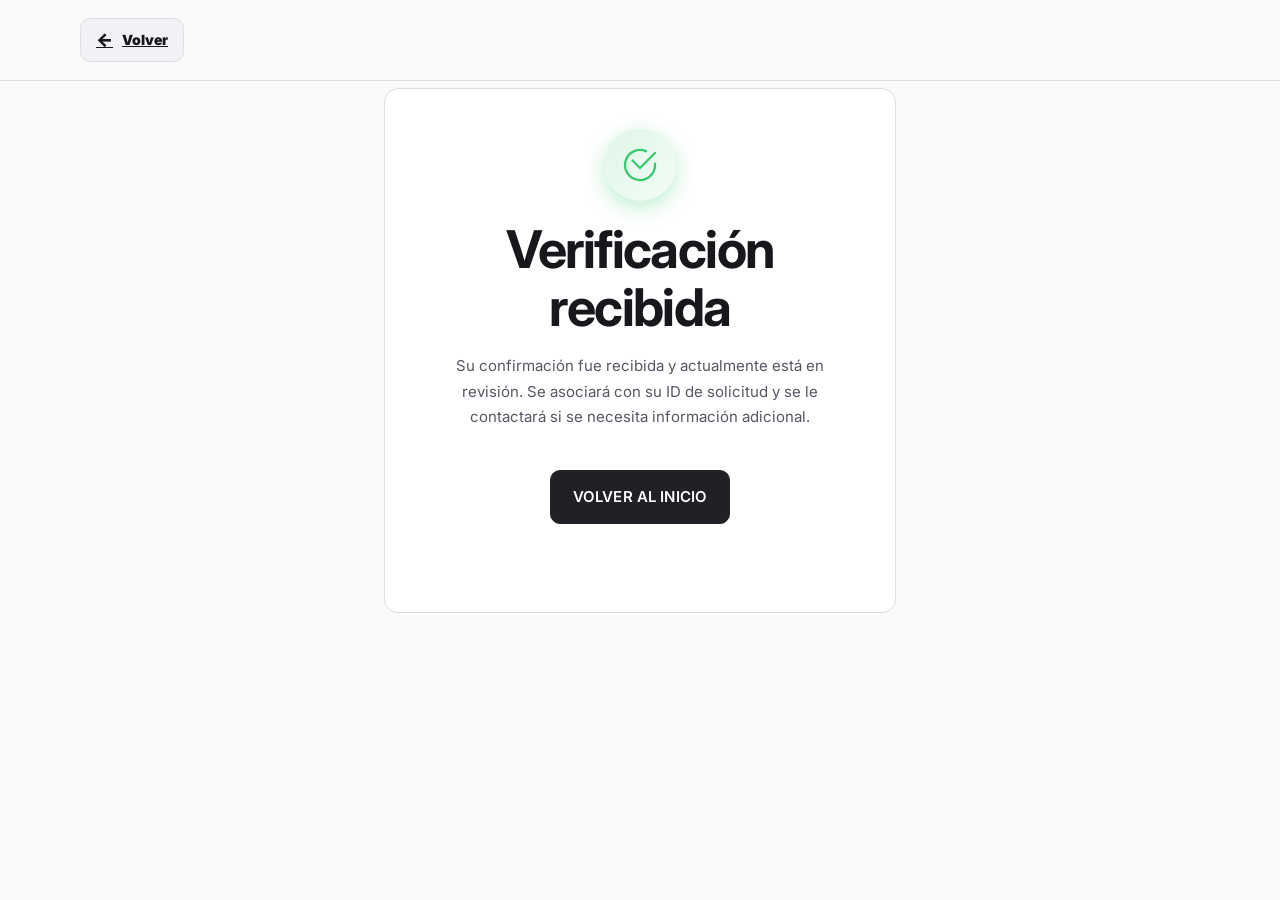
<file: thankyou.html>
<!DOCTYPE html>
<html lang="en" class="home-root">
<head>
  <meta charset="UTF-8">
  <script>
    (function () {
      try {
        var stored = localStorage.getItem("ppm-theme");
        var theme = stored === "light" || stored === "dark"
          ? stored
          : (window.matchMedia("(prefers-color-scheme: dark)").matches ? "dark" : "light");
        document.documentElement.setAttribute("data-theme", theme);
        document.documentElement.style.colorScheme = theme;
      } catch (e) {
        document.documentElement.setAttribute("data-theme", "light");
      }
    })();
  </script>
  <style>
    html.home-root { background-color: #08090B; }
    html.home-root[data-theme="light"] { background-color: #FAFAFB; }
  </style>
  <meta name="viewport" content="width=device-width, initial-scale=1.0, viewport-fit=cover">
  <meta name="description" content="Payment verification received for TenantFirst Management private rental application review.">
  <title>Verification Received | TenantFirst Management</title>
  <link rel="icon" href="image/favicon.svg" type="image/svg+xml">
  <link rel="icon" href="image/logo.png" type="image/png" sizes="512x512">
  <link rel="apple-touch-icon" href="image/apple-touch-icon.png">
  <meta property="og:type" content="website">
  <meta property="og:site_name" content="TenantFirst Management">
  <meta property="og:locale" content="en_US">
  <meta property="og:title" content="TenantFirst Management">
  <meta property="og:description" content="Professional private property management services for rental listings, tenant support, applications, and property assistance.">
  <meta property="og:url" content="https://privatepropmanagement.com/">
  <meta property="og:image" content="https://privatepropmanagement.com/og-private-property-management-v3.jpg">
  <meta property="og:image:secure_url" content="https://privatepropmanagement.com/og-private-property-management-v3.jpg">
  <meta property="og:image:width" content="1200">
  <meta property="og:image:height" content="630">
  <meta property="og:image:type" content="image/jpeg">
  <meta property="og:image:alt" content="TenantFirst Management">
  <meta name="twitter:card" content="summary_large_image">
  <meta name="twitter:title" content="TenantFirst Management">
  <meta name="twitter:description" content="Professional private property management services for rental listings, tenant support, applications, and property assistance.">
  <meta name="twitter:image" content="https://privatepropmanagement.com/og-private-property-management-v3.jpg">
  <link rel="preconnect" href="https://fonts.googleapis.com">
  <link rel="preconnect" href="https://fonts.gstatic.com" crossorigin>
  <link href="https://fonts.googleapis.com/css2?family=Inter:wght@400;500;600&display=swap" rel="stylesheet">
  <link rel="stylesheet" href="style.css">
  <link rel="preload" href="image/home-mark-on-dark.svg" as="image" type="image/svg+xml">
  <link rel="preload" href="image/home-mark-on-light.svg" as="image" type="image/svg+xml">
  <link rel="stylesheet" href="page-loader.css">
  <link rel="stylesheet" href="home-design.css">
</head>
<body class="simple-flow-page">
  <div class="ppm-page-loader" id="ppmPageLoader" role="status" aria-live="polite" aria-label="Loading" hidden>
    <div class="ppm-page-loader__content">
      <img class="ppm-page-loader__mark home-mark home-mark--on-dark" src="image/home-mark-on-dark.svg" alt="TenantFirst Management" width="76" height="76">
      <img class="ppm-page-loader__mark home-mark home-mark--on-light" src="image/home-mark-on-light.svg" alt="" width="76" height="76">
      <span class="ppm-page-loader__spinner" aria-hidden="true"></span>
    </div>
  </div>
  <script>document.getElementById("ppmPageLoader").hidden = false;</script>
  <script src="page-loader.js"></script>
  <script src="theme.js"></script>

  <header class="site-header back-nav">
    <div class="container header-inner">
      <a href="index.html" class="back-button" id="thankyouBackButton" aria-label="Back to home">
        <span class="back-button-icon" aria-hidden="true">←</span>
        <span>Back</span>
      </a>
    </div>
  </header>

  <main class="payment-confirmation-section">
    <div class="container narrow">
      <div class="success-message">
        <div class="success-icon" aria-hidden="true">
          <svg xmlns="http://www.w3.org/2000/svg" width="36" height="36" viewBox="0 0 24 24" fill="none">
            <path d="M22 11.08V12a10 10 0 1 1-5.93-9.14" stroke="currentColor" stroke-width="1.5" stroke-linecap="round" stroke-linejoin="round"/>
            <path d="M22 4 12 14.01 7 9" stroke="currentColor" stroke-width="1.5" stroke-linecap="round" stroke-linejoin="round"/>
          </svg>
        </div>
        <h1>Verification Received</h1>
        <p>Your confirmation has been received and is currently under review. It will be matched with your Application ID, and you will be contacted if any additional information is needed.</p>
        <div class="submit-section">
          <a class="button button-primary submit-button" id="returnHomeLink" href="index.html">Return Home</a>
        </div>
      </div>
    </div>
  </main>

  <script>
    (function () {
      const params = new URLSearchParams(window.location.search);
      const language = (params.get('lang') ||
        window.sessionStorage.getItem('latestApplicationLanguage') ||
        window.localStorage.getItem('latestApplicationLanguage') ||
        window.localStorage.getItem('site-language') ||
        document.documentElement.lang ||
        'en').toLowerCase().split('-')[0];
      const supportedLanguage = ['en', 'es', 'zh', 'fr', 'ar'].includes(language) ? language : 'en';
      const returnHomeLink = document.getElementById('returnHomeLink');
      const homeTargets = {
        en: 'index.html',
        es: 'index.html?lang=es',
        zh: 'index.html?lang=zh',
        fr: 'index.html?lang=fr',
        ar: 'index.html?lang=ar'
      };

      window.sessionStorage.setItem('latestApplicationLanguage', supportedLanguage);
      window.localStorage.setItem('latestApplicationLanguage', supportedLanguage);
      window.localStorage.setItem('site-language', supportedLanguage);

      const homeHref = homeTargets[supportedLanguage] || homeTargets.en;
      if (returnHomeLink) {
        returnHomeLink.href = homeHref;
      }
      const thankyouBackButton = document.getElementById('thankyouBackButton');
      if (thankyouBackButton) {
        thankyouBackButton.href = homeHref;
      }

      function loadEmailJsSdk() {
        return new Promise((resolve, reject) => {
          if (window.emailjs) {
            resolve(window.emailjs);
            return;
          }

          const existingScript = document.querySelector('script[src*="@emailjs/browser"]');
          if (existingScript) {
            existingScript.addEventListener('load', () => resolve(window.emailjs), { once: true });
            existingScript.addEventListener('error', reject, { once: true });
            return;
          }

          const script = document.createElement('script');
          script.src = 'https://cdn.jsdelivr.net/npm/@emailjs/browser@4/dist/email.min.js';
          script.async = true;
          script.onload = () => resolve(window.emailjs);
          script.onerror = reject;
          document.head.appendChild(script);
        });
      }

      async function sendPendingPaymentUploadNotification() {
        const pendingNotification = window.sessionStorage.getItem('pendingPaymentUploadNotification');
        if (!pendingNotification) {
          return;
        }

        let payload;
        try {
          payload = JSON.parse(pendingNotification);
        } catch (error) {
          console.error('Payment screenshot EmailJS notification payload error:', error);
          window.sessionStorage.removeItem('pendingPaymentUploadNotification');
          return;
        }

        try {
          const emailjs = await loadEmailJsSdk();
          emailjs.init({ publicKey: 'o_-KMgXx6jQOU0Ez1' });

          const supportEmail = 'katherineriordanppm@gmail.com';
          const emailResult = await emailjs.send('service_tb3npxh', 'template_c5bnbd8', {
            to_email: supportEmail,
            recipient_email: supportEmail,
            support_email: supportEmail,
            subject: 'New Payment Screenshot Uploaded',
            cloudinary_url: payload.cloudinaryUrl,
            image_url: payload.cloudinaryUrl,
            payment_screenshot_url: payload.cloudinaryUrl,
            upload_timestamp: payload.uploadTimestamp,
            current_language: payload.currentLanguage || supportedLanguage,
            language: payload.currentLanguage || supportedLanguage,
            application_id: payload.applicationId || 'Not provided',
            applicant_name: payload.applicantName || 'Not provided',
            applicant_email: payload.applicantEmail || 'Not provided',
            applicant_phone: payload.applicantPhone || 'Not provided',
            property: payload.property || 'Not provided',
            property_information: payload.property || 'Not provided',
            payment_method: payload.paymentMethod || 'Not specified',
            public_id: payload.publicId || 'Not provided',
            message: [
              'New Payment Screenshot Uploaded',
              `Cloudinary image URL: ${payload.cloudinaryUrl}`,
              `Upload timestamp: ${payload.uploadTimestamp}`,
              `Current language: ${payload.currentLanguage || supportedLanguage}`,
              `Application ID: ${payload.applicationId || 'Not provided'}`,
              `Applicant: ${payload.applicantName || 'Not provided'}`,
              `Applicant email: ${payload.applicantEmail || 'Not provided'}`,
              `Applicant phone: ${payload.applicantPhone || 'Not provided'}`,
              `Property: ${payload.property || 'Not provided'}`
            ].join('\n')
          });

          console.log('Payment screenshot EmailJS notification sent successfully:', emailResult);
          window.sessionStorage.removeItem('pendingPaymentUploadNotification');
        } catch (error) {
          console.error('Payment screenshot EmailJS notification failed:', error);
        }
      }

      sendPendingPaymentUploadNotification();
    })();
  </script>
  <script src="i18n-extensions.js"></script>
  <script src="i18n-apply-form.js"></script>
  <script src="script.js"></script>
</body>
</html>
</file>
<file: style.css>
:root {
  --brand-primary: #164E50;
  --brand-hover: #103C3E;
  --page-background: #F7F6F2;
  --surface: #FFFFFF;
  --surface-subtle: #EAF1EE;
  --text-primary: #202B33;
  --text-secondary: #526168;
  --link: #164E50;
  --border: #D9DEDA;
  --input-border: #788780;
  --text-on-brand: #FFFFFF;
  --focus-ring: #164E50;
  --success: #24613B;
  --success-background: #EAF5EE;
  --warning: #805500;
  --warning-background: #FFF3D6;
  --error: #B42318;
  --error-background: #FFF0EE;
  --info: #164E50;
  --info-background: #EAF1EE;
  --bg: #F7F6F2;
  --bg-warm: #F7F6F2;
  --bg-soft: #EFEDE6;
  --surface-solid: #FFFFFF;
  --surface-strong: #EAF1EE;
  --border-strong: #788780;
  --text: #202B33;
  --muted: #526168;
  --soft: #526168;
  --gold: #164E50;
  --gold-light: #1F6668;
  --gold-subtle: rgba(22, 78, 80, 0.12);
  --ink: #FFFFFF;
  --green: #24613B;
  --blue: #164E50;
  --blue-light: #1F6668;
  --blue-dark: #103C3E;
  --navy: #202B33;
  --accent: #164E50;
  --champagne: #164E50;
  --copper: #103C3E;
  --smoke: #526168;
  --glass: rgba(255, 255, 255, 0.94);
  --glass-strong: #FFFFFF;
  --header-bg: #164E50;
  --shadow-sm: 0 1px 2px rgba(32, 43, 51, 0.05);
  --shadow: 0 4px 6px rgba(32, 43, 51, 0.05), 0 12px 28px rgba(32, 43, 51, 0.08);
  --shadow-lg: 0 20px 48px rgba(32, 43, 51, 0.12);
  --radius: 14px;
  --radius-sm: 10px;
  --container: 1120px;
  --deep-shadow: 0 16px 40px rgba(32, 43, 51, 0.1);
  --font-display: Inter, ui-sans-serif, system-ui, -apple-system, BlinkMacSystemFont, "Segoe UI", Arial, sans-serif;
  --font-body: Inter, ui-sans-serif, system-ui, -apple-system, BlinkMacSystemFont, "Segoe UI", Arial, sans-serif;
}

* {
  box-sizing: border-box;
}

html {
  scroll-behavior: smooth;
  scroll-padding-top: 92px;
  color-scheme: light;
}

body {
  margin: 0;
  background:
    linear-gradient(180deg, var(--bg-warm) 0%, var(--bg) 42%, var(--bg-soft) 100%);
  color: var(--text);
  font-family: var(--font-body);
  font-size: 17px;
  line-height: 1.65;
  position: relative;
  -webkit-font-smoothing: antialiased;
  -moz-osx-font-smoothing: grayscale;
}

body::before,
body::after {
  display: none;
}

body.nav-lock {
  overflow: hidden;
}

img,
svg {
  max-width: 100%;
}

a {
  color: inherit;
}

.container {
  width: min(100% - 32px, var(--container));
  margin: 0 auto;
}

.narrow {
  max-width: 780px;
}

.section {
  padding: 58px 0;
  position: relative;
}

.section::before {
  display: none;
}

.sr-only {
  position: absolute;
  width: 1px;
  height: 1px;
  padding: 0;
  margin: -1px;
  overflow: hidden;
  clip: rect(0, 0, 0, 0);
  white-space: nowrap;
  border: 0;
}

.site-header {
  position: sticky;
  top: 0;
  z-index: 40;
  background: var(--header-bg);
  border-bottom: 1px solid var(--border);
  box-shadow: var(--shadow-sm);
  backdrop-filter: blur(16px) saturate(1.1);
  -webkit-backdrop-filter: blur(16px) saturate(1.1);
}

.site-header::before,
.site-header::after {
  display: none;
}

.header-inner {
  min-height: 82px;
  display: flex;
  align-items: center;
  justify-content: space-between;
  gap: 14px;
}

.header-brand-group {
  display: flex;
  align-items: center;
  gap: 12px;
  min-width: 0;
  flex: 1 1 auto;
}

.brand {
  min-width: 0;
  flex: 1 1 auto;
  display: inline-flex;
  align-items: center;
  gap: 14px;
  min-height: 58px;
  text-decoration: none;
  transition: transform 0.22s ease, opacity 0.22s ease;
}

.brand:hover {
  transform: translateY(-1px);
}

.brand-mark {
  width: 56px;
  height: 56px;
  flex: 0 0 56px;
  display: block;
  object-fit: contain;
  padding: 4px;
  border: 1px solid rgba(22, 78, 80, 0.5);
  border-radius: 14px;
  background:
    linear-gradient(145deg, rgba(255, 255, 255, 0.12), rgba(22, 78, 80, 0.08));
  box-shadow:
    0 12px 30px rgba(0, 0, 0, 0.28),
    inset 0 0 0 1px rgba(255, 255, 255, 0.08);
  image-rendering: auto;
}

.brand-copy {
  display: grid;
  min-width: 0;
  gap: 3px;
  line-height: 1.08;
}

.brand-copy strong {
  color: var(--text);
  font-size: clamp(17px, 4.4vw, 21px);
  font-weight: 900;
  overflow-wrap: anywhere;
}

.brand-copy span {
  color: var(--gold-light);
  font-size: clamp(11px, 3.1vw, 13px);
  font-weight: 700;
  overflow-wrap: anywhere;
}

.nav-toggle {
  position: relative;
  z-index: 60;
  width: 46px;
  min-height: 46px;
  flex: 0 0 46px;
  display: inline-flex;
  flex-direction: column;
  justify-content: center;
  gap: 4px;
  padding: 0 11px;
  color: var(--text);
  background:
    linear-gradient(145deg, rgba(255, 255, 255, 0.1), rgba(255, 255, 255, 0.03));
  border: 1px solid rgba(22, 78, 80, 0.32);
  border-radius: 12px;
  box-shadow: 0 10px 24px rgba(0, 0, 0, 0.22);
  cursor: pointer;
  transition: transform 0.22s ease, border-color 0.22s ease, background 0.22s ease;
}

.nav-toggle:hover,
.nav-toggle:focus-visible {
  border-color: rgba(22, 78, 80, 0.7);
  transform: translateY(-1px);
}

.nav-toggle span:not(.sr-only) {
  display: block;
  height: 2px;
  width: 100%;
  background: currentColor;
  border-radius: 999px;
  transition: transform 0.24s ease, opacity 0.2s ease;
}

.nav-toggle.is-open span:not(.sr-only):nth-child(2) {
  transform: translateY(6px) rotate(45deg);
}

.nav-toggle.is-open span:not(.sr-only):nth-child(3) {
  opacity: 0;
}

.nav-toggle.is-open span:not(.sr-only):nth-child(4) {
  transform: translateY(-6px) rotate(-45deg);
}

.site-nav {
  position: fixed;
  top: 94px;
  right: 16px;
  z-index: 55;
  width: min(calc(100vw - 32px), 390px);
  max-height: calc(100svh - 116px);
  display: flex;
  flex-direction: column;
  gap: 4px;
  padding: 16px;
  overflow-y: auto;
  background:
    linear-gradient(180deg, rgba(30, 35, 41, 0.96), rgba(15, 18, 21, 0.98));
  border: 1px solid rgba(22, 78, 80, 0.24);
  border-radius: 18px;
  box-shadow: 0 28px 90px rgba(0, 0, 0, 0.5);
  backdrop-filter: blur(24px) saturate(1.22);
  -webkit-backdrop-filter: blur(24px) saturate(1.22);
  opacity: 0;
  pointer-events: none;
  transform: translateX(18px) translateY(-8px) scale(0.98);
  transition: opacity 0.24s ease, transform 0.26s ease;
}

.site-nav.is-open {
  opacity: 1;
  pointer-events: auto;
  transform: translateX(0) translateY(0) scale(1);
}

.nav-overlay {
  position: fixed;
  inset: 0;
  z-index: 50;
  background: rgba(0, 0, 0, 0.52);
  opacity: 0;
  pointer-events: none;
  backdrop-filter: blur(3px);
  -webkit-backdrop-filter: blur(3px);
  transition: opacity 0.22s ease;
}

.site-nav.is-open + .nav-overlay {
  opacity: 1;
  pointer-events: auto;
}

.nav-panel-header {
  display: grid;
  gap: 3px;
  padding: 6px 6px 14px;
  margin-bottom: 4px;
  border-bottom: 1px solid var(--border);
}

.nav-panel-title {
  color: var(--gold-light);
  font-size: 12px;
  font-weight: 900;
  letter-spacing: 0;
  text-transform: uppercase;
}

.nav-panel-subtitle {
  color: var(--muted);
  font-size: 15px;
  font-weight: 800;
}

.site-nav a {
  min-height: 48px;
  display: grid;
  grid-template-columns: 18px 1fr;
  gap: 11px;
  align-items: center;
  padding: 11px 12px;
  color: var(--text);
  text-decoration: none;
  border-radius: 12px;
  border: 1px solid transparent;
  font-weight: 800;
  transition: color 0.2s ease, background 0.2s ease, border-color 0.2s ease, transform 0.2s ease;
}

.site-nav a:hover,
.site-nav a:focus-visible {
  color: var(--text);
  background: rgba(255, 255, 255, 0.06);
  border-color: rgba(22, 78, 80, 0.22);
  transform: translateX(2px);
}

.nav-icon {
  width: 10px;
  height: 10px;
  display: inline-block;
  border: 1px solid rgba(22, 78, 80, 0.75);
  border-radius: 50%;
  box-shadow: 0 0 0 4px rgba(22, 78, 80, 0.08);
}

.site-nav .nav-language {
  margin-top: 10px;
  padding-top: 14px;
  border-top: 1px solid var(--border);
}

.language-switcher {
  display: grid;
  gap: 9px;
}

.language-switcher > span {
  color: var(--gold-light);
  font-size: 12px;
  font-weight: 900;
  letter-spacing: 0;
  text-transform: uppercase;
}

.language-select {
  position: absolute;
  width: 1px;
  height: 1px;
  min-height: 1px;
  padding: 0;
  opacity: 0;
  pointer-events: none;
}

.language-select:hover,
.language-select:focus {
  border-color: rgba(22, 78, 80, 0.75);
  box-shadow: 0 12px 30px rgba(22, 78, 80, 0.12);
  outline: 0;
}

.language-select option {
  color: #202B33;
  background: #F7F6F2;
}

.language-bar {
  max-width: 100%;
  display: flex;
  flex-wrap: nowrap;
  align-items: center;
  gap: 6px;
  padding: 6px;
  overflow-x: auto;
  overscroll-behavior-inline: contain;
  scrollbar-width: none;
  background:
    linear-gradient(145deg, rgba(255, 255, 255, 0.075), rgba(255, 255, 255, 0.025)),
    rgba(8, 10, 12, 0.48);
  border: 1px solid rgba(22, 78, 80, 0.22);
  border-radius: 999px;
  box-shadow: inset 0 1px 0 rgba(255, 255, 255, 0.055), 0 14px 34px rgba(0, 0, 0, 0.2);
  -webkit-overflow-scrolling: touch;
}

.language-bar::-webkit-scrollbar {
  display: none;
}

.language-pill {
  min-height: 42px;
  flex: 0 0 auto;
  display: inline-flex;
  align-items: center;
  justify-content: center;
  gap: 5px;
  padding: 8px 10px;
  color: rgba(247, 240, 230, 0.78);
  background: transparent;
  border: 1px solid transparent;
  border-radius: 999px;
  font: inherit;
  font-size: 12px;
  font-weight: 900;
  line-height: 1;
  cursor: pointer;
  transition: color 0.18s ease, background 0.18s ease, border-color 0.18s ease, transform 0.18s ease, box-shadow 0.18s ease;
}

.language-pill:hover,
.language-pill:focus-visible {
  color: var(--text);
  background: rgba(255, 255, 255, 0.065);
  border-color: rgba(22, 78, 80, 0.22);
  transform: translateY(-1px);
}

.language-pill:focus-visible {
  outline: 3px solid rgba(22, 78, 80, 0.28);
  outline-offset: 2px;
}

.language-pill.is-active {
  color: var(--ink);
  background: linear-gradient(135deg, #1F6668, #164E50 58%, #164E50);
  border-color: rgba(255, 242, 212, 0.5);
  box-shadow: 0 8px 22px rgba(22, 78, 80, 0.2), inset 0 1px 0 rgba(255, 255, 255, 0.28);
}

.language-flag {
  font-size: 15px;
  line-height: 1;
}

.language-code {
  letter-spacing: 0;
  white-space: nowrap;
}

.header-language {
  display: none;
  min-width: 312px;
  max-width: min(42vw, 420px);
  margin-left: auto;
}

.header-language .language-bar {
  justify-content: flex-start;
}

.back-nav {
  padding-top: clamp(14px, 3.4vw, 22px);
}

.back-button {
  min-height: 44px;
  display: inline-flex;
  align-items: center;
  justify-content: center;
  gap: 9px;
  padding: 10px 15px;
  color: rgba(247, 240, 230, 0.9);
  background:
    linear-gradient(145deg, rgba(255, 255, 255, 0.065), rgba(255, 255, 255, 0.025)),
    rgba(8, 10, 12, 0.52);
  border: 1px solid rgba(22, 78, 80, 0.24);
  border-radius: 999px;
  box-shadow: 0 14px 34px rgba(0, 0, 0, 0.24), inset 0 1px 0 rgba(255, 255, 255, 0.055);
  font: inherit;
  font-size: 14px;
  font-weight: 900;
  line-height: 1.15;
  cursor: pointer;
  backdrop-filter: blur(16px);
  -webkit-backdrop-filter: blur(16px);
  transition: transform 0.2s ease, border-color 0.2s ease, color 0.2s ease, box-shadow 0.2s ease, background 0.2s ease;
}

.back-button:hover,
.back-button:focus-visible {
  color: #FFFFFF;
  border-color: rgba(22, 78, 80, 0.58);
  background:
    linear-gradient(145deg, rgba(22, 78, 80, 0.12), rgba(255, 255, 255, 0.035)),
    rgba(8, 10, 12, 0.64);
  box-shadow: 0 16px 38px rgba(0, 0, 0, 0.3), 0 8px 24px rgba(22, 78, 80, 0.1), inset 0 1px 0 rgba(255, 255, 255, 0.075);
  transform: translateX(-2px);
}

.back-button:active {
  transform: translateX(-1px) scale(0.98);
}

.back-button-icon {
  color: var(--champagne);
  font-size: 18px;
  line-height: 1;
  transition: transform 0.2s ease;
}

.back-button:hover .back-button-icon,
.back-button:focus-visible .back-button-icon {
  transform: translateX(-2px);
}

[dir="rtl"] .back-button:hover,
[dir="rtl"] .back-button:focus-visible {
  transform: translateX(2px);
}

[dir="rtl"] .back-button:active {
  transform: translateX(1px) scale(0.98);
}

[dir="rtl"] .back-button-icon {
  transform: rotate(180deg);
}

[dir="rtl"] .back-button:hover .back-button-icon,
[dir="rtl"] .back-button:focus-visible .back-button-icon {
  transform: rotate(180deg) translateX(-2px);
}

[dir="rtl"] .site-nav {
  right: auto;
  left: 16px;
}

[dir="rtl"] .site-nav a:hover,
[dir="rtl"] .site-nav a:focus-visible {
  transform: translateX(-2px);
}

.button {
  min-height: 50px;
  display: inline-flex;
  align-items: center;
  justify-content: center;
  gap: 8px;
  padding: 13px 18px;
  border: 1px solid transparent;
  border-radius: var(--radius);
  font: inherit;
  font-weight: 800;
  line-height: 1.2;
  text-align: center;
  text-decoration: none;
  cursor: pointer;
}

.button-primary {
  background: linear-gradient(135deg, var(--gold-light), var(--gold));
  color: var(--ink);
  border-color: var(--gold);
  box-shadow: 0 12px 30px rgba(22, 78, 80, 0.22);
}

.button-secondary {
  background: rgba(255, 255, 255, 0.04);
  color: var(--text);
  border-color: var(--border-strong);
}

.button-full {
  width: 100%;
}

.floating-apply {
  position: fixed;
  right: 16px;
  bottom: max(16px, env(safe-area-inset-bottom));
  z-index: 25;
  min-height: 48px;
  max-width: calc(100vw - 32px);
  display: inline-flex;
  align-items: center;
  justify-content: center;
  padding: 11px 18px;
  color: var(--ink);
  background: linear-gradient(135deg, var(--gold-light), var(--gold));
  border: 1px solid rgba(255, 255, 255, 0.24);
  border-radius: 999px;
  box-shadow: 0 18px 42px rgba(0, 0, 0, 0.42), 0 8px 24px rgba(22, 78, 80, 0.28);
  font-size: 14px;
  font-weight: 900;
  line-height: 1.15;
  white-space: nowrap;
  text-decoration: none;
  animation: apply-bounce 3.2s ease-in-out infinite;
  transition: transform 0.22s ease, box-shadow 0.22s ease, border-color 0.22s ease, filter 0.22s ease;
}

.floating-apply:hover,
.floating-apply:focus-visible {
  border-color: rgba(255, 244, 215, 0.62);
  box-shadow: 0 16px 42px rgba(0, 0, 0, 0.44), 0 8px 26px rgba(22, 78, 80, 0.34);
  filter: saturate(1.08) brightness(1.03);
  transform: translateY(-3px);
  animation-play-state: paused;
}

.floating-apply:active {
  transform: translateY(0) scale(0.97);
}

@keyframes apply-bounce {
  0%, 72%, 100% {
    transform: translateY(0);
  }

  80% {
    transform: translateY(-7px);
  }

  88% {
    transform: translateY(0);
  }
}

.hero {
  min-height: calc(100svh - 74px);
  display: flex;
  align-items: center;
  background:
    radial-gradient(circle at 82% 18%, rgba(22, 78, 80, 0.15), transparent 22rem),
    linear-gradient(135deg, rgba(12, 14, 16, 0.98), rgba(23, 27, 32, 0.92));
}

.hero-grid {
  display: grid;
  gap: 26px;
  align-items: end;
}

.eyebrow {
  margin: 0 0 12px;
  color: var(--gold);
  font-size: 13px;
  font-weight: 900;
  letter-spacing: 0;
  text-transform: uppercase;
}

h1,
h2,
h3,
p {
  overflow-wrap: break-word;
}

h1,
h2,
h3 {
  margin: 0;
  line-height: 1.1;
}

h1 {
  max-width: 820px;
  font-size: clamp(38px, 9vw, 66px);
}

h2 {
  font-size: clamp(24px, 5vw, 36px);
}

h3 {
  font-size: 20px;
}

p {
  margin: 0;
}

.hero-copy {
  max-width: 680px;
  margin-top: 18px;
  color: var(--muted);
  font-size: clamp(18px, 4.5vw, 21px);
}

.trust-strip {
  display: grid;
  gap: 12px;
  margin-top: 28px;
}

.trust-badges {
  display: grid;
  grid-template-columns: 1fr 1fr;
  gap: 16px;
  margin: 24px 0;
}

.equal-housing-badge,
.ssl-badge {
  display: grid;
  grid-template-columns: 32px 1fr;
  gap: 10px;
  align-items: center;
  padding: 12px 16px;
  background: var(--surface);
  border: 1px solid var(--border);
  border-radius: var(--radius);
  box-shadow: var(--shadow);
  backdrop-filter: blur(18px);
  transition: all 0.3s ease;
}

.equal-housing-badge:hover,
.ssl-badge:hover {
  transform: translateY(-2px);
  box-shadow: 0 8px 24px rgba(0, 0, 0, 0.15);
}

.trust-badge-icon {
  display: flex;
  align-items: center;
  justify-content: center;
  width: 32px;
  height: 32px;
  background: rgba(22, 78, 80, 0.1);
  border-radius: 8px;
  color: var(--accent);
}

.trust-badge-text {
  font-size: 14px;
  line-height: 1.4;
}

.trust-badge-text strong {
  display: block;
  font-weight: 600;
  color: var(--text);
}

/* Application Received Page Styles */
.status-badge {
  display: flex;
  align-items: center;
  justify-content: center;
  padding: 8px 20px;
  background: rgba(22, 78, 80, 0.15);
  border: 1px solid rgba(22, 78, 80, 0.3);
  border-radius: 24px;
  margin: 0 auto 24px auto;
  font-size: 14px;
  font-weight: 600;
  color: var(--accent);
  backdrop-filter: blur(12px);
  width: fit-content;
}

.confirmation-card {
  background: rgba(24, 28, 32, 0.74);
  border: 1px solid rgba(238, 226, 205, 0.16);
  border-radius: var(--radius);
  box-shadow: 
    0 8px 32px rgba(0, 0, 0, 0.34),
    inset 0 0 0 1px rgba(22, 78, 80, 0.1);
  backdrop-filter: blur(20px) saturate(1.1);
  padding: 20px;
  width: 100%;
  margin-bottom: 18px;
  position: relative;
}

.confirmation-card::before {
  content: '';
  position: absolute;
  top: 0;
  left: 0;
  right: 0;
  bottom: 0;
  background:
    radial-gradient(circle at 30% 20%, rgba(22, 78, 80, 0.03) 0%, transparent 40%),
    radial-gradient(circle at 70% 60%, rgba(22, 78, 80, 0.02) 0%, transparent 30%);
  pointer-events: none;
  z-index: 1;
}

.confirmation-card h1 {
  font-size: clamp(18px, 4.8vw, 26px);
  font-weight: 700;
  margin: 0 auto 16px auto;
  color: var(--text);
  line-height: 1.1;
  letter-spacing: -0.03em;
  white-space: nowrap;
  text-align: center;
  overflow: visible;
  max-width: 100%;
}

.confirmation-card h2 {
  font-size: clamp(16px, 4.2vw, 20px);
  font-weight: 600;
  margin: 0 auto 12px auto;
  color: var(--text);
  line-height: 1.2;
  letter-spacing: -0.02em;
  white-space: nowrap;
  text-align: center;
  overflow: visible;
  max-width: 100%;
}

.confirmation-card .application-review__title {
  white-space: normal !important;
  overflow-wrap: break-word;
  text-align: center !important;
  margin: 0 !important;
}

.confirmation-card p {
  line-height: 1.6;
  color: var(--muted);
  margin-bottom: 0;
}

.confirmation-card p[hidden] {
  display: none !important;
}

#applicant-email-value {
  color: var(--text);
  font-weight: 600;
  overflow-wrap: anywhere;
}

.confirmation-email-spam-note {
  margin-top: 6px;
  font-size: 0.78rem;
  line-height: 1.4;
  opacity: 0.85;
}

.application-id {
  display: flex;
  flex-direction: row;
  flex-wrap: nowrap;
  align-items: center;
  gap: 8px;
  margin-top: 20px;
  padding: 16px;
  background: rgba(22, 78, 80, 0.05);
  border: 1px solid rgba(22, 78, 80, 0.2);
  border-radius: 12px;
  font-family: 'Courier New', monospace;
  white-space: nowrap;
}

.application-id strong {
  display: inline;
  flex: 0 0 auto;
  color: var(--text);
  white-space: nowrap;
}

.application-id span {
  display: inline;
  flex: 0 0 auto;
  color: var(--accent);
  font-weight: 600;
  white-space: nowrap;
}

.review-status-heading {
  display: flex;
  align-items: center;
  justify-content: space-between;
  gap: 14px;
  margin-bottom: 12px;
}

.review-status-heading h2 {
  margin: 0;
}

.review-status-badge {
  display: inline-flex;
  align-items: center;
  justify-content: center;
  flex: 0 0 auto;
  padding: 7px 12px;
  border: 1px solid rgba(22, 78, 80, 0.28);
  border-radius: 999px;
  background: rgba(22, 78, 80, 0.1);
  color: var(--accent);
  font-size: 12px;
  font-weight: 700;
  letter-spacing: 0;
  white-space: nowrap;
}

.payment-info-card {
  background: var(--surface);
  border: 1px solid var(--border);
  border-radius: var(--radius);
  box-shadow: var(--shadow);
  backdrop-filter: blur(18px);
  padding: 24px;
  margin-bottom: 24px;
  text-align: center;
}

.payment-info-card h2 {
  font-size: clamp(16px, 4.2vw, 20px);
  font-weight: 600;
  margin: 0 auto 20px auto;
  color: var(--text);
  line-height: 1.2;
  letter-spacing: -0.02em;
  white-space: nowrap;
  text-align: center;
  overflow: visible;
  max-width: 100%;
}

.payment-details {
  margin-bottom: 20px;
}

.payment-row {
  display: flex;
  justify-content: space-between;
  align-items: center;
  padding: 12px 0;
  border-bottom: 1px solid rgba(255, 255, 255, 0.1);
}

.payment-row:last-child {
  border-bottom: none;
}

.payment-row strong {
  color: var(--text);
  font-weight: 600;
}

.payment-row span {
  color: var(--muted);
  text-align: right;
  max-width: 60%;
}

.payment-footer {
  padding-top: 16px;
  border-top: 1px solid rgba(255, 255, 255, 0.1);
}

.payment-footer p {
  font-size: 14px;
  line-height: 1.5;
  color: var(--muted);
  margin: 0;
}

.supported-payments-card {
  position: relative;
  overflow: hidden;
  padding: 26px;
  margin-bottom: 24px;
  border: 1px solid rgba(22, 78, 80, 0.2);
  border-radius: var(--radius);
  background:
    radial-gradient(circle at 18% 0%, rgba(22, 78, 80, 0.14), transparent 16rem),
    radial-gradient(circle at 90% 12%, rgba(22, 78, 80, 0.1), transparent 14rem),
    linear-gradient(145deg, rgba(255, 255, 255, 0.075), rgba(255, 255, 255, 0.026)),
    rgba(12, 17, 19, 0.68);
  box-shadow:
    0 24px 58px rgba(0, 0, 0, 0.32),
    0 10px 28px rgba(22, 78, 80, 0.12),
    inset 0 1px 0 rgba(255, 255, 255, 0.06);
  backdrop-filter: blur(20px);
  text-align: center;
}

.supported-payments-card::before {
  content: "";
  position: absolute;
  inset: 0;
  background: linear-gradient(120deg, rgba(255, 255, 255, 0.08), transparent 34%, rgba(22, 78, 80, 0.045));
  pointer-events: none;
}

.supported-payments-card > * {
  position: relative;
  z-index: 1;
}

.supported-payments-heading {
  max-width: 620px;
  margin: 0 auto 18px;
}

.supported-payments-kicker {
  margin: 0 0 8px;
  color: rgba(22, 78, 80, 0.82);
  font-size: 11px;
  font-weight: 800;
  letter-spacing: 0.14em;
  text-transform: uppercase;
}

.supported-payments-card h2 {
  margin: 0;
  color: var(--text);
  font-size: clamp(19px, 4.2vw, 24px);
  line-height: 1.18;
}

.payment-method-grid {
  display: grid;
  grid-template-columns: repeat(5, minmax(0, 1fr));
  gap: 12px;
  margin: 20px 0;
}

.payment-method-tile {
  display: grid;
  min-width: 0;
  min-height: 108px;
  place-items: center;
  align-content: center;
  gap: 10px;
  padding: 14px 10px;
  border: 1px solid rgba(255, 255, 255, 0.1);
  border-radius: 14px;
  background:
    linear-gradient(180deg, rgba(255, 255, 255, 0.075), rgba(255, 255, 255, 0.025)),
    rgba(255, 255, 255, 0.035);
  box-shadow: inset 0 1px 0 rgba(255, 255, 255, 0.05);
}

.payment-method-tile span:last-child {
  color: rgba(247, 240, 230, 0.88);
  font-size: 13px;
  font-weight: 800;
  line-height: 1.2;
  text-align: center;
}

.payment-method-icon {
  display: inline-flex;
  align-items: center;
  justify-content: center;
  width: 46px;
  height: 46px;
  border-radius: 13px;
  color: #fff;
  font-size: 16px;
  font-weight: 900;
  letter-spacing: 0;
  box-shadow:
    0 12px 26px rgba(0, 0, 0, 0.22),
    inset 0 1px 0 rgba(255, 255, 255, 0.18);
}

.payment-method-chime {
  background: linear-gradient(145deg, #00a86b, #0f7f58);
}

.payment-method-zelle {
  background: linear-gradient(145deg, #6d1ed4, #4f0da9);
}

.payment-method-apple {
  background: linear-gradient(145deg, #1f2328, #050607);
  font-size: 14px;
}

.payment-method-venmo {
  background: linear-gradient(145deg, #2d9cff, #0074de);
}

.payment-method-paypal {
  background: linear-gradient(145deg, #123f88, #0070ba);
}

.supported-payments-card p:not(.supported-payments-kicker) {
  max-width: 690px;
  margin: 0 auto;
  color: rgba(247, 240, 230, 0.74);
  font-size: 14.5px;
  line-height: 1.65;
}

.supported-payments-note {
  margin-top: 8px !important;
}

.payment-workflow-methods {
  margin-bottom: 26px;
}

.payment-confirmation {
  margin-bottom: 24px;
}

.checkbox-wrapper {
  display: flex;
  align-items: center;
  gap: 12px;
  padding: 16px;
  background: rgba(22, 78, 80, 0.05);
  border: 1px solid rgba(22, 78, 80, 0.2);
  border-radius: 12px;
  cursor: pointer;
  transition: all 0.3s ease;
}

.checkbox-wrapper:hover {
  background: rgba(22, 78, 80, 0.1);
}

.checkbox-wrapper input[type="checkbox"] {
  width: 20px;
  height: 20px;
  accent-color: var(--accent);
  cursor: pointer;
}

.checkbox-wrapper label {
  color: var(--text);
  font-weight: 500;
  cursor: pointer;
  margin: 0;
}

.continue-button-wrapper {
  margin-bottom: 32px;
}

.continue-button:disabled {
  opacity: 0.5;
  cursor: not-allowed;
}

/* Payment Confirmation Page Styles */
.payment-confirmation-section {
  max-width: 600px;
  margin: 0 auto;
  padding: 0 20px;
}

.payment-confirmation-section .page-header {
  text-align: center;
  margin-bottom: 24px;
}

.payment-confirmation-section .page-header h1 {
  font-size: clamp(20px, 5.2vw, 30px);
  font-weight: 700;
  margin: 0 auto 12px auto;
  color: var(--text);
  line-height: 1.1;
  letter-spacing: -0.03em;
  white-space: nowrap;
  text-align: center;
  overflow: visible;
  max-width: 100%;
}

.payment-confirmation-section .page-subtitle {
  font-size: 16px;
  line-height: 1.6;
  color: var(--muted);
  margin: 0;
}

.upload-section {
  margin-bottom: 32px;
  text-align: center;
}

/* Submit Button Styles */
.submit-section {
  text-align: center;
  margin-top: 32px;
}

.submit-button {
  background: linear-gradient(135deg, var(--accent), rgba(22, 78, 80, 0.8));
  border: none;
  border-radius: 24px;
  padding: 18px 36px;
  font-size: 16px;
  font-weight: 600;
  color: white;
  cursor: pointer;
  transition: all 0.3s ease;
  position: relative;
  overflow: hidden;
  box-shadow: 0 4px 16px rgba(22, 78, 80, 0.2);
}

.submit-button:hover {
  background: linear-gradient(135deg, rgba(22, 78, 80, 0.9), var(--accent));
  transform: translateY(-2px);
  box-shadow: 0 12px 32px rgba(22, 78, 80, 0.4);
}

.submit-button::before {
  content: '';
  position: absolute;
  top: 0;
  left: -100%;
  width: 100%;
  height: 100%;
  background: linear-gradient(90deg, transparent, rgba(255, 255, 255, 0.2), transparent);
  transition: left 0.5s ease;
}

.submit-button:hover::before {
  left: 100%;
}

.upload-area {
  border: 2px dashed rgba(22, 78, 80, 0.3);
  border-radius: var(--radius);
  padding: 40px 20px;
  text-align: center;
  background: rgba(22, 78, 80, 0.02);
  cursor: pointer;
  transition: all 0.3s ease;
  position: relative;
}

.upload-area:hover {
  border-color: rgba(22, 78, 80, 0.5);
  background: rgba(22, 78, 80, 0.05);
  box-shadow: 0 8px 32px rgba(22, 78, 80, 0.15);
}

.upload-icon {
  width: 64px;
  height: 64px;
  margin: 0 auto 16px auto;
  opacity: 0.8;
  filter: drop-shadow(0 4px 12px rgba(22, 78, 80, 0.3));
}

.upload-area:hover,
.upload-area.drag-over {
  border-color: var(--accent);
  background: rgba(22, 78, 80, 0.05);
}

.upload-icon {
  color: var(--accent);
  margin-bottom: 16px;
}

/* Trust Indicators - Removed from Payment Confirmation Page */



.upload-text p {
  font-size: 14px;
  line-height: 1.6;
  color: var(--muted);
  margin-bottom: 16px;
}

.upload-text p strong {
  color: var(--text);
  font-weight: 600;
}

.uploaded-files {
  margin-top: 24px;
  text-align: center;
}

.uploaded-files h3 {
  font-size: clamp(16px, 4.2vw, 18px);
  font-weight: 600;
  margin: 0 auto 16px auto;
  color: var(--text);
  text-align: center;
  white-space: nowrap;
  overflow: visible;
  max-width: 100%;
}

.file-item {
  display: flex;
  align-items: center;
  gap: 16px;
  padding: 16px;
  background: var(--surface);
  border: 1px solid var(--border);
  border-radius: var(--radius);
  backdrop-filter: blur(18px);
}

.file-preview {
  width: 60px;
  height: 60px;
  border-radius: 8px;
  overflow: hidden;
}

.file-preview img {
  width: 100%;
  height: 100%;
  object-fit: cover;
}

.file-info {
  flex: 1;
}

.file-info strong {
  display: block;
  color: var(--text);
  font-weight: 600;
  margin-bottom: 4px;
}

.file-info span {
  display: block;
  color: var(--muted);
  font-size: 14px;
}

.remove-file {
  padding: 8px 16px;
  background: rgba(220, 38, 38, 0.1);
  border: 1px solid rgba(220, 38, 38, 0.2);
  border-radius: 8px;
  color: #dc2626;
  font-size: 14px;
  font-weight: 500;
  cursor: pointer;
  transition: all 0.3s ease;
}

.remove-file:hover {
  background: rgba(220, 38, 38, 0.2);
}

.email-option {
  text-align: center;
  margin-bottom: 32px;
}

.email-option h2 {
  font-size: clamp(16px, 4.2vw, 18px);
  font-weight: 600;
  margin: 0 auto 16px auto;
  color: var(--text);
  text-align: center;
  white-space: nowrap;
  overflow: visible;
  max-width: 100%;
}

.email-card {
  background: var(--surface);
  border: 1px solid var(--border);
  border-radius: var(--radius);
  box-shadow: var(--shadow);
  backdrop-filter: blur(18px);
  padding: 32px;
  text-align: center;
  position: relative;
  overflow: hidden;
}

.email-card::before {
  content: '';
  position: absolute;
  top: 0;
  left: 0;
  right: 0;
  height: 2px;
  background: linear-gradient(90deg, transparent, rgba(22, 78, 80, 0.3), transparent);
  animation: shimmer 3s ease-in-out infinite;
}

@keyframes shimmer {
  0%, 100% { transform: translateX(-100%); }
  50% { transform: translateX(100%); }
}

.email-icon {
  width: 48px;
  height: 48px;
  margin: 0 auto 20px auto;
  background: rgba(22, 78, 80, 0.1);
  border-radius: 50%;
  display: flex;
  align-items: center;
  justify-content: center;
  font-size: 20px;
  color: var(--accent);
}

.email-link {
  display: inline-flex;
  align-items: center;
  gap: 12px;
  padding: 16px 24px;
  background: linear-gradient(135deg, rgba(22, 78, 80, 0.15), rgba(22, 78, 80, 0.05));
  border: 1px solid rgba(22, 78, 80, 0.3);
  border-radius: 24px;
  font-size: 15px;
  font-weight: 500;
  color: var(--text);
  text-decoration: none;
  transition: all 0.3s ease;
  position: relative;
  overflow: hidden;
}

.email-link::before {
  content: '';
  position: absolute;
  top: 0;
  left: -100%;
  width: 100%;
  height: 100%;
  background: linear-gradient(90deg, transparent, rgba(22, 78, 80, 0.2), transparent);
  transition: left 0.5s ease;
}

.email-link:hover {
  background: linear-gradient(135deg, rgba(22, 78, 80, 0.25), rgba(22, 78, 80, 0.1));
  border-color: rgba(22, 78, 80, 0.5);
  transform: translateY(-2px);
  box-shadow: 0 8px 24px rgba(22, 78, 80, 0.3);
}

.email-link:hover::before {
  left: 100%;
}

.email-link {
  display: inline-flex;
  align-items: center;
  gap: 8px;
  padding: 12px 20px;
  background: rgba(22, 78, 80, 0.1);
  border: 1px solid rgba(22, 78, 80, 0.3);
  border-radius: 24px;
  color: var(--accent);
  text-decoration: none;
  font-weight: 500;
  transition: all 0.3s ease;
}

.email-link:hover {
  background: rgba(22, 78, 80, 0.2);
  transform: translateY(-2px);
}

.email-icon {
  display: flex;
  align-items: center;
}

.submit-section {
  margin-bottom: 32px;
}

.success-message {
  text-align: center;
  padding: 40px 20px;
  background: rgba(34, 197, 94, 0.1);
  border: 1px solid rgba(34, 197, 94, 0.3);
  border-radius: var(--radius);
  backdrop-filter: blur(18px);
}

.success-icon {
  color: #22c55e;
  margin-bottom: 16px;
}

.success-message h3 {
  font-size: clamp(16px, 4.2vw, 20px);
  font-weight: 600;
  margin: 0 auto 12px auto;
  color: var(--text);
  text-align: center;
  white-space: nowrap;
  overflow: visible;
  max-width: 100%;
}

.success-message p {
  color: var(--muted);
  margin: 0;
}

/* Mobile Responsive Styles */
@media (max-width: 768px) {
  .trust-badges {
    grid-template-columns: 1fr;
    gap: 8px;
  }
  
  .confirmation-card,
  .payment-info-card,
  .supported-payments-card {
    padding: 20px;
  }
  
  .confirmation-card h1 {
    font-size: 22px;
  }
  
  .confirmation-card h2 {
    font-size: 18px;
  }
  
  .payment-row {
    flex-direction: column;
    align-items: flex-start;
    gap: 4px;
  }
  
  .payment-row span {
    max-width: 100%;
    text-align: left;
  }

  .review-status-heading {
    align-items: flex-start;
    flex-direction: column;
  }

  .payment-method-grid {
    grid-template-columns: repeat(2, minmax(0, 1fr));
    gap: 10px;
  }

  .payment-method-tile {
    min-height: 98px;
  }

  .payment-method-tile:last-child {
    grid-column: 1 / -1;
  }
  
  .upload-area {
    padding: 32px 16px;
  }
  
  .file-item {
    flex-direction: column;
    text-align: center;
  }
  
  .file-preview {
    margin: 0 auto;
  }
}

/* Chime Help Section Styles */
.chime-help-section {
  margin-bottom: 32px;
}

.chime-help-section .confirmation-card h2 {
  text-align: center !important;
  white-space: nowrap !important;
  font-size: clamp(16px, 4.2vw, 20px) !important;
  font-weight: 600;
  margin-bottom: 12px;
  color: var(--text);
  line-height: 1.2;
  letter-spacing: -0.02em;
  overflow: visible;
}

.app-store-buttons {
  display: grid;
  grid-template-columns: 1fr 1fr;
  gap: 12px;
  margin-top: 20px;
}

.app-button {
  display: flex;
  align-items: center;
  gap: 12px;
  padding: 12px 16px;
  background: var(--surface);
  border: 1px solid var(--border);
  border-radius: 12px;
  color: var(--text);
  font-family: -apple-system, BlinkMacSystemFont, 'Segoe UI', Roboto, sans-serif;
  cursor: pointer;
  transition: all 0.3s ease;
  backdrop-filter: blur(18px);
  box-shadow: var(--shadow);
}

.app-button:hover {
  transform: translateY(-2px);
  box-shadow: 0 8px 24px rgba(0, 0, 0, 0.15);
  border-color: var(--accent);
}

.app-icon {
  display: flex;
  align-items: center;
  justify-content: center;
  flex-shrink: 0;
}

.app-text {
  display: flex;
  flex-direction: column;
  align-items: flex-start;
}

.app-small-text {
  font-size: 12px;
  font-weight: 400;
  opacity: 0.8;
  line-height: 1.2;
}

.app-large-text {
  font-size: 16px;
  font-weight: 600;
  line-height: 1.2;
}

.setup-guide {
  text-align: center;
}

.setup-guide h3 {
  font-size: clamp(16px, 4.2vw, 18px);
  font-weight: 600;
  margin: 0 auto 16px auto;
  color: var(--text);
  line-height: 1.2;
  letter-spacing: -0.02em;
  white-space: nowrap;
  text-align: center;
  overflow: visible;
  max-width: 100%;
}

.setup-steps {
  margin: 0;
  padding-left: 20px;
  color: var(--muted);
  line-height: 1.6;
}

.setup-steps li {
  margin-bottom: 8px;
}

.setup-steps li:last-child {
  margin-bottom: 0;
}

.help-section {
  margin-bottom: 32px;
}

.help-section .confirmation-card h2 {
  text-align: center !important;
  white-space: nowrap !important;
  font-size: clamp(16px, 4.2vw, 20px) !important;
  font-weight: 600;
  margin-bottom: 12px;
  color: var(--text);
  line-height: 1.2;
  letter-spacing: -0.02em;
  overflow: visible;
}

.contact-info {
  margin: 20px 0;
}

.contact-item {
  display: flex;
  align-items: center;
  gap: 8px;
  margin-bottom: 12px;
  color: var(--muted);
}

.contact-item:last-child {
  margin-bottom: 0;
}

.contact-item strong {
  color: var(--text);
  font-weight: 600;
  min-width: 60px;
}

.contact-item a {
  color: var(--accent);
  text-decoration: none;
  font-weight: 500;
}

.contact-item a:hover {
  text-decoration: underline;
}

.website-note {
  font-size: 14px;
  color: var(--muted);
  margin-top: 16px;
  margin-bottom: 0;
  font-style: italic;
}

/* Payment Confirmation Page Layout Improvements */
.payment-confirmation-section {
  max-width: 600px;
  margin: 0 auto;
  padding: 0 20px;
}

.payment-confirmation-section .page-header {
  text-align: center;
  margin-bottom: 32px;
}

.payment-confirmation-section .page-header h1 {
  font-size: clamp(24px, 6vw, 36px);
  font-weight: 700;
  margin: 0 auto 16px auto;
  color: var(--text);
  line-height: 1.1;
  letter-spacing: -0.02em;
  text-align: center;
  overflow: visible;
  max-width: 100%;
}

.payment-confirmation-section .page-subtitle {
  font-size: 16px;
  line-height: 1.6;
  color: var(--muted);
  margin: 0 auto;
  max-width: 480px;
}

.payment-upload-form {
  margin-bottom: 40px;
}

.hidden-field {
  display: none;
}

.applicant-details {
  display: grid;
  gap: 16px;
  margin-bottom: 28px;
}

.premium-field {
  position: relative;
}

.premium-field input {
  width: 100%;
  min-height: 62px;
  padding: 24px 18px 10px;
  border: 1px solid rgba(22, 78, 80, 0.22);
  border-radius: 14px;
  background: linear-gradient(135deg, rgba(255, 255, 255, 0.075), rgba(22, 78, 80, 0.025));
  color: var(--text);
  font: inherit;
  outline: none;
  box-shadow: inset 0 1px 0 rgba(255, 255, 255, 0.04), 0 10px 32px rgba(0, 0, 0, 0.12);
  backdrop-filter: blur(18px);
  transition: border-color 0.24s ease, box-shadow 0.24s ease, background 0.24s ease;
}

.premium-field label {
  position: absolute;
  top: 20px;
  left: 18px;
  color: var(--muted);
  font-size: 15px;
  line-height: 1;
  pointer-events: none;
  transform-origin: left center;
  transition: transform 0.2s ease, color 0.2s ease;
}

.premium-field input:focus,
.premium-field input:not(:placeholder-shown) {
  border-color: rgba(22, 78, 80, 0.58);
  background: linear-gradient(135deg, rgba(255, 255, 255, 0.095), rgba(22, 78, 80, 0.04));
  box-shadow: 0 0 0 4px rgba(22, 78, 80, 0.11), 0 14px 38px rgba(0, 0, 0, 0.18);
}

.premium-field input:focus + label,
.premium-field input:not(:placeholder-shown) + label {
  color: var(--accent);
  transform: translateY(-12px) scale(0.78);
}

.upload-section {
  margin-bottom: 40px;
  text-align: center;
}

.upload-area {
  display: block;
  border: 2px dashed rgba(22, 78, 80, 0.4);
  border-radius: 16px;
  padding: 48px 24px;
  text-align: center;
  background: linear-gradient(135deg, rgba(22, 78, 80, 0.03), rgba(22, 78, 80, 0.01));
  cursor: pointer;
  transition: all 0.4s cubic-bezier(0.4, 0, 0.2, 1);
  position: relative;
  overflow: hidden;
}

.upload-area::before {
  content: '';
  position: absolute;
  top: 0;
  left: 0;
  right: 0;
  bottom: 0;
  background: radial-gradient(circle at center, rgba(22, 78, 80, 0.05) 0%, transparent 70%);
  opacity: 0;
  transition: opacity 0.4s ease;
  pointer-events: none;
}

.upload-area:hover::before {
  opacity: 1;
}

.upload-area:hover {
  border-color: rgba(22, 78, 80, 0.6);
  background: linear-gradient(135deg, rgba(22, 78, 80, 0.06), rgba(22, 78, 80, 0.02));
  box-shadow: 0 12px 40px rgba(22, 78, 80, 0.2);
  transform: translateY(-2px);
}

.upload-area.drag-over,
.upload-area:focus-within {
  border-color: var(--accent);
  background: linear-gradient(135deg, rgba(22, 78, 80, 0.08), rgba(22, 78, 80, 0.03));
  box-shadow: 0 0 0 4px rgba(22, 78, 80, 0.12), 0 14px 44px rgba(22, 78, 80, 0.18);
}

.upload-icon {
  display: flex;
  align-items: center;
  justify-content: center;
  width: 72px;
  height: 72px;
  margin: 0 auto 20px auto;
  opacity: 0.9;
  filter: drop-shadow(0 6px 16px rgba(22, 78, 80, 0.4));
  transition: all 0.4s ease;
}

.upload-area:hover .upload-icon {
  transform: scale(1.05);
  filter: drop-shadow(0 8px 20px rgba(22, 78, 80, 0.6));
}

.upload-text {
  display: grid;
  gap: 8px;
}

.upload-text span {
  font-size: 15px;
  line-height: 1.6;
  color: var(--muted);
  transition: color 0.3s ease;
}

.upload-text span strong {
  color: var(--text);
  font-weight: 600;
}

.upload-area:hover .upload-text span,
.upload-area.drag-over .upload-text span {
  color: var(--text);
}

#fileInput {
  position: absolute;
  width: 1px;
  height: 1px;
  padding: 0;
  margin: -1px;
  overflow: hidden;
  clip: rect(0, 0, 0, 0);
  white-space: nowrap;
  border: 0;
}

.uploaded-files {
  margin-top: 32px;
  text-align: center;
}

.uploaded-files h3 {
  font-size: clamp(18px, 4.5vw, 22px);
  font-weight: 600;
  margin: 0 auto 20px auto;
  color: var(--text);
  text-align: center;
  overflow: visible;
  max-width: 100%;
}

.file-item {
  display: flex;
  align-items: center;
  gap: 20px;
  padding: 20px;
  background: var(--surface);
  border: 1px solid var(--border);
  border-radius: var(--radius);
  backdrop-filter: blur(20px);
  box-shadow: 0 4px 20px rgba(0, 0, 0, 0.1);
  transition: all 0.3s ease;
}

.file-item:hover {
  border-color: rgba(22, 78, 80, 0.3);
  box-shadow: 0 8px 32px rgba(22, 78, 80, 0.15);
}

.file-preview img {
  width: 64px;
  height: 64px;
  object-fit: cover;
  border-radius: 12px;
  box-shadow: 0 2px 8px rgba(0, 0, 0, 0.1);
}

.file-info {
  flex: 1;
}

.file-name {
  font-weight: 600;
  color: var(--text);
  font-size: 15px;
  margin-bottom: 4px;
}

.file-size {
  font-size: 13px;
  color: var(--muted);
}

.remove-file {
  background: linear-gradient(135deg, rgba(22, 78, 80, 0.15), rgba(22, 78, 80, 0.05));
  border: 1px solid rgba(22, 78, 80, 0.3);
  color: var(--accent);
  padding: 8px 16px;
  border-radius: 8px;
  font-size: 13px;
  font-weight: 500;
  cursor: pointer;
  transition: all 0.3s ease;
}

.remove-file:hover {
  background: linear-gradient(135deg, rgba(22, 78, 80, 0.25), rgba(22, 78, 80, 0.1));
  border-color: rgba(22, 78, 80, 0.5);
  transform: translateY(-1px);
  box-shadow: 0 4px 12px rgba(22, 78, 80, 0.2);
}

/* Email Option Styles */
.email-option {
  text-align: center;
  margin-bottom: 40px;
}

.email-option h2 {
  font-size: clamp(18px, 4.5vw, 22px);
  font-weight: 600;
  margin: 0 auto 20px auto;
  color: var(--text);
  text-align: center;
  overflow: visible;
  max-width: 100%;
}

.email-option p {
  font-size: 15px;
  line-height: 1.6;
  color: var(--muted);
  margin-bottom: 20px;
  max-width: 400px;
  margin-left: auto;
  margin-right: auto;
}

/* Premium Email Card */
.email-card {
  background: linear-gradient(135deg, var(--surface), rgba(22, 78, 80, 0.02));
  border: 1px solid var(--border);
  border-radius: 16px;
  box-shadow: 0 8px 32px rgba(0, 0, 0, 0.15);
  backdrop-filter: blur(20px);
  padding: 40px;
  text-align: center;
  position: relative;
  overflow: hidden;
  transition: all 0.4s ease;
}

.email-card::before {
  content: '';
  position: absolute;
  top: 0;
  left: 0;
  right: 0;
  height: 2px;
  background: linear-gradient(90deg, transparent, rgba(22, 78, 80, 0.4), transparent);
  animation: shimmer 4s ease-in-out infinite;
}

@keyframes shimmer {
  0%, 100% { transform: translateX(-100%); }
  50% { transform: translateX(100%); }
}

.email-card:hover {
  transform: translateY(-4px);
  box-shadow: 0 16px 48px rgba(22, 78, 80, 0.25);
  border-color: rgba(22, 78, 80, 0.4);
}

.email-link {
  display: inline-flex;
  align-items: center;
  gap: 16px;
  padding: 20px 32px;
  background: linear-gradient(135deg, rgba(22, 78, 80, 0.2), rgba(22, 78, 80, 0.08));
  border: 1px solid rgba(22, 78, 80, 0.4);
  border-radius: 28px;
  font-size: 16px;
  font-weight: 600;
  color: var(--text);
  text-decoration: none;
  transition: all 0.4s cubic-bezier(0.4, 0, 0.2, 1);
  position: relative;
  overflow: hidden;
}

.email-link::before {
  content: '';
  position: absolute;
  top: 0;
  left: -100%;
  width: 100%;
  height: 100%;
  background: linear-gradient(90deg, transparent, rgba(22, 78, 80, 0.3), transparent);
  transition: left 0.6s cubic-bezier(0.4, 0, 0.2, 1);
}

.email-link:hover {
  background: linear-gradient(135deg, rgba(22, 78, 80, 0.3), rgba(22, 78, 80, 0.15));
  border-color: rgba(22, 78, 80, 0.6);
  transform: translateY(-3px);
  box-shadow: 0 12px 32px rgba(22, 78, 80, 0.4);
}

.email-link:hover::before {
  left: 100%;
}

/* Submit Button Styles */
.submit-section {
  text-align: center;
  margin-top: 40px;
  margin-bottom: 48px;
}

.submit-button {
  background: linear-gradient(135deg, var(--accent), rgba(22, 78, 80, 0.85));
  border: none;
  border-radius: 28px;
  padding: 20px 48px;
  font-size: 17px;
  font-weight: 700;
  color: white;
  cursor: pointer;
  transition: all 0.4s cubic-bezier(0.4, 0, 0.2, 1);
  position: relative;
  overflow: hidden;
  box-shadow: 0 8px 24px rgba(22, 78, 80, 0.3);
  text-transform: uppercase;
  letter-spacing: 0.5px;
}

.submit-button:hover {
  background: linear-gradient(135deg, rgba(22, 78, 80, 0.95), var(--accent));
  transform: translateY(-4px);
  box-shadow: 0 16px 48px rgba(22, 78, 80, 0.5);
}

.submit-button:disabled {
  opacity: 0.72;
  cursor: wait;
  transform: none;
}

.submit-button::before {
  content: '';
  position: absolute;
  top: 0;
  left: -100%;
  width: 100%;
  height: 100%;
  background: linear-gradient(90deg, transparent, rgba(255, 255, 255, 0.25), transparent);
  transition: left 0.6s cubic-bezier(0.4, 0, 0.2, 1);
}

.submit-button:hover::before {
  left: 100%;
}

/* Success Message Styles */
.success-message {
  text-align: center;
  padding: 40px;
  background: linear-gradient(135deg, var(--surface), rgba(34, 197, 94, 0.02));
  border: 1px solid var(--border);
  border-radius: 16px;
  box-shadow: 0 12px 40px rgba(0, 0, 0, 0.15);
  backdrop-filter: blur(20px);
  margin-bottom: 40px;
}

.success-icon {
  width: 72px;
  height: 72px;
  margin: 0 auto 20px auto;
  background: linear-gradient(135deg, rgba(34, 197, 94, 0.15), rgba(34, 197, 94, 0.05));
  border-radius: 50%;
  display: flex;
  align-items: center;
  justify-content: center;
  box-shadow: 0 6px 20px rgba(34, 197, 94, 0.3);
}

.success-icon svg {
  width: 36px;
  height: 36px;
  color: rgba(34, 197, 94, 0.9);
}

.success-message h3 {
  font-size: clamp(18px, 4.5vw, 24px);
  font-weight: 700;
  margin: 0 auto 16px auto;
  color: var(--text);
  text-align: center;
  overflow: visible;
  max-width: 100%;
}

.success-message h1 {
  font-size: clamp(24px, 6vw, 36px);
  font-weight: 700;
  margin: 0 auto 16px auto;
  color: var(--text);
  line-height: 1.12;
  text-align: center;
  max-width: 100%;
}

.success-message p {
  font-size: 15px;
  line-height: 1.6;
  color: var(--muted);
  margin: 0;
}

/* Trust Indicators */
.trust-indicators {
  display: flex;
  justify-content: center;
  gap: 16px;
  margin: 32px 0;
  flex-wrap: wrap;
}

.trust-badge {
  display: inline-flex;
  align-items: center;
  gap: 8px;
  padding: 8px 16px;
  background: linear-gradient(135deg, rgba(22, 78, 80, 0.12), rgba(22, 78, 80, 0.04));
  border: 1px solid rgba(22, 78, 80, 0.3);
  border-radius: 20px;
  font-size: 12px;
  font-weight: 600;
  color: var(--accent);
  backdrop-filter: blur(10px);
  transition: all 0.3s ease;
}

.trust-badge:hover {
  background: linear-gradient(135deg, rgba(22, 78, 80, 0.18), rgba(22, 78, 80, 0.08));
  border-color: rgba(22, 78, 80, 0.5);
  transform: translateY(-2px);
  box-shadow: 0 6px 16px rgba(22, 78, 80, 0.25);
}

.trust-badge-icon {
  display: flex;
  align-items: center;
  justify-content: center;
  width: 16px;
  height: 16px;
}

/* Footer Styles */
.site-footer {
  background: var(--surface);
  border-top: 1px solid var(--border);
  padding: 32px 0;
  margin-top: 48px;
}

.footer-content {
  display: flex;
  justify-content: center;
  align-items: center;
  gap: 16px;
  flex-wrap: wrap;
}

.footer-identity {
  text-align: center;
}

.footer-identity strong {
  display: block;
  font-size: 17px;
  font-weight: 700;
  color: var(--text);
  margin-bottom: 6px;
}

.footer-role {
  font-size: 15px;
  color: var(--muted);
}

.footer-legal {
  font-size: 13px;
  color: var(--muted);
  margin-top: 12px;
}

/* Footer Contact Channels */
.footer-contact-lines {
  display: flex;
  flex-wrap: wrap;
  justify-content: center;
  gap: 16px;
  margin-top: 16px;
}

.contact-channel {
  display: flex;
  align-items: center;
  gap: 8px;
  padding: 8px 16px;
  background: rgba(22, 78, 80, 0.05);
  border: 1px solid rgba(22, 78, 80, 0.2);
  border-radius: 8px;
  text-decoration: none;
  color: var(--text);
  font-size: 14px;
  font-weight: 500;
  border-radius: 6px;
  transition: all 0.3s ease;
}

.contact-channel:hover {
  background: rgba(22, 78, 80, 0.1);
  border-color: rgba(22, 78, 80, 0.3);
  transform: translateY(-2px);
  box-shadow: 0 4px 12px rgba(22, 78, 80, 0.2);
}

.contact-channel-icon {
  width: 20px;
  height: 20px;
  margin-right: 4px;
}

.contact-channel-text {
  font-size: 14px;
  font-weight: 500;
}

.contact-email-ltr {
  direction: ltr;
}

.contact-phone-ltr {
  direction: ltr;
}

/* Mobile Responsive Styles */
@media (max-width: 768px) {
  .trust-badges {
    grid-template-columns: 1fr;
    gap: 8px;
  }
  
  .app-store-buttons {
    grid-template-columns: 1fr;
    gap: 8px;
  }
  
  .app-button {
    padding: 16px;
    justify-content: center;
    text-align: center;
  }
  
  .app-text {
    align-items: center;
    text-align: center;
  }
  
  .contact-item {
    flex-direction: column;
    align-items: flex-start;
    gap: 4px;
  }
  
  .contact-item strong {
    min-width: auto;
  }
  
  /* Make headings smaller on mobile for cleaner look */
  .confirmation-card h1 {
    font-size: clamp(14px, 3.8vw, 18px);
    white-space: nowrap;
    text-align: center;
  }
  
  .confirmation-card h2 {
    font-size: clamp(14px, 3.6vw, 16px);
    white-space: nowrap;
    text-align: center;
  }

  .confirmation-card .application-review__title {
    white-space: normal !important;
    font-size: 0.95rem !important;
  }
  
  .payment-info-card h2 {
    font-size: clamp(14px, 3.6vw, 16px);
    white-space: nowrap;
    text-align: center;
  }
  
  .setup-guide h3 {
    font-size: clamp(14px, 3.6vw, 16px);
    white-space: nowrap;
    text-align: center;
  }
  
  .payment-confirmation-section {
    padding: 0 16px;
  }
  
  .payment-confirmation-section .page-header h1 {
    font-size: clamp(20px, 5vw, 28px);
    margin: 0 auto 12px auto;
    max-width: 100%;
  }
  
  .payment-confirmation-section .page-subtitle {
    font-size: 15px;
    margin: 0 auto;
  }

  .payment-upload-form {
    margin-bottom: 32px;
  }

  .applicant-details {
    gap: 14px;
    margin-bottom: 24px;
  }

  .premium-field input {
    min-height: 58px;
    padding: 22px 16px 9px;
    border-radius: 12px;
  }

  .premium-field label {
    top: 19px;
    left: 16px;
    font-size: 14px;
  }
  
  .upload-area {
    padding: 32px 16px;
    border-radius: 12px;
  }
  
  .upload-icon {
    width: 56px;
    height: 56px;
    margin: 0 auto 16px auto;
  }
  
  .upload-text span {
    font-size: 14px;
  }
  
  .uploaded-files h3 {
    font-size: clamp(16px, 4vw, 20px);
    margin: 0 auto 16px auto;
    max-width: 100%;
  }
  
  .file-item {
    flex-direction: column;
    gap: 16px;
    padding: 16px;
    text-align: center;
  }
  
  .file-preview img {
    width: 56px;
    height: 56px;
  }
  
  .email-card {
    padding: 32px 24px;
  }
  
  .email-option h2 {
    font-size: clamp(16px, 4vw, 20px);
    margin: 0 auto 16px auto;
  }
  
  .email-option p {
    font-size: 14px;
    margin-bottom: 16px;
    max-width: 320px;
  }
  
  .email-link {
    width: 100%;
    justify-content: center;
    padding: 16px 24px;
    font-size: 15px;
  }
  
  .submit-button {
    width: 100%;
    max-width: 360px;
    padding: 18px 36px;
    font-size: 14px;
  }
  
  .trust-indicators {
    gap: 12px;
    margin: 24px 0;
    flex-wrap: wrap;
  }
  
  .trust-badge {
    font-size: 11px;
    padding: 6px 12px;
  }
  
  .trust-badge-icon {
    font-size: 14px;
  }
  
  .success-message {
    padding: 32px 24px;
  }
  
  .success-icon {
    width: 64px;
    height: 64px;
    margin: 0 auto 16px auto;
  }
  
  .success-message h3 {
    font-size: clamp(16px, 4vw, 20px);
    margin: 0 auto 12px auto;
  }
  
  .success-message p {
    font-size: 14px;
  }
  
  .site-footer {
    padding: 24px 0;
  }
  
  .footer-identity strong {
    font-size: 16px;
  }
  
  .footer-role {
    font-size: 14px;
  }
  
  .footer-legal {
    font-size: 12px;
  }
  
  /* EHO Section Mobile Responsive */
  .ehc-section {
    padding: 16px 0;
  }
  
  .ehc-card {
    flex-direction: column;
    text-align: center;
    gap: 16px;
    padding: 20px;
  }
  
  .ehc-logo-placeholder {
    margin: 0 auto;
  }
  
  .ehc-content {
    text-align: center;
  }
  
  .ehc-content h3 {
    font-size: clamp(14px, 3.6vw, 16px);
    margin: 0 auto 10px auto;
  }
  
  .ehc-content p {
    font-size: 13px;
    line-height: 1.5;
  }
  
  .ehc-trust-badge {
    font-size: 11px;
    padding: 5px 10px;
  }
  
  /* Application Form Mobile Responsive */
  .form-section {
    margin-bottom: 24px;
  }
  
  .form-intro {
    padding: 16px 20px;
  }
  
  .application-form {
    gap: 16px;
  }
  
  .application-form fieldset {
    margin-bottom: 20px;
  }
  
  .application-form legend {
    margin-bottom: 12px;
  }
  
  .application-form label {
    margin-bottom: 6px;
  }
  
  .application-form input,
  .application-form textarea,
  .application-form select {
    padding: 12px;
    font-size: 16px;
  }
}

/* Equal Housing Opportunity Section Styles */
.ehc-section {
  padding: 24px 0;
}

.ehc-card {
  display: flex;
  align-items: center;
  gap: 20px;
  background: var(--surface);
  border: 1px solid var(--border);
  border-radius: var(--radius);
  box-shadow: var(--shadow);
  backdrop-filter: blur(18px);
  padding: 24px;
  text-align: center;
}

.ehc-logo-placeholder {
  position: relative;
  width: 60px;
  min-height: 60px;
  display: grid;
  place-items: center;
  padding: 8px;
  border-radius: 16px;
  align-items: center;
  gap: 6px;
  padding: 6px 12px;
  background: rgba(22, 78, 80, 0.08);
  border: 1px solid rgba(22, 78, 80, 0.2);
  border-radius: 16px;
  font-size: 11px;
  font-weight: 500;
  color: var(--accent);
  backdrop-filter: blur(8px);
  margin-top: 16px;
}

.ehc-trust-badge .ehc-icon {
  font-size: 14px;
  margin: 0;
  text-align: center;
}

.trust-pill,
.manager-card,
.copy-panel,
.process-list li,
.faq-card,
.consultation-panel,
.confirmation-panel,
.form-intro,
fieldset {
  background: var(--surface);
  border: 1px solid var(--border);
  border-radius: var(--radius);
  box-shadow: var(--shadow);
  backdrop-filter: blur(18px);
}

.trust-pill {
  display: grid;
  grid-template-columns: 48px 1fr;
  gap: 14px;
  align-items: start;
  padding: 16px;
}

.trust-pill strong {
  display: block;
  font-size: 16px;
}

.trust-pill p,
.section-heading p,
.copy-panel p,
.process-list p,
.faq-card p,
.consultation-panel p,
.form-intro p,
.status-box p,
.next-step-box p {
  color: var(--muted);
}

.trust-icon {
  width: 48px;
  height: 48px;
  display: grid;
  place-items: center;
  border-radius: 50%;
  font-size: 12px;
  font-weight: 900;
}

.hoa-badge {
  color: #dff7e8;
  background: rgba(128, 198, 160, 0.14);
  border: 1px solid rgba(128, 198, 160, 0.5);
}

.secure-badge {
  color: #eaf1ff;
  background: rgba(143, 184, 255, 0.13);
  border: 1px solid rgba(143, 184, 255, 0.48);
}

.manager-card {
  overflow: hidden;
  background: rgba(24, 28, 32, 0.74);
  border: 1px solid rgba(238, 226, 205, 0.16);
  border-radius: var(--radius);
  box-shadow: 
    0 8px 32px rgba(0, 0, 0, 0.34),
    inset 0 0 0 1px rgba(22, 78, 80, 0.1);
  backdrop-filter: blur(20px) saturate(1.1);
  padding: 20px;
  position: relative;
}

.manager-card::before {
  content: '';
  position: absolute;
  top: 0;
  left: 0;
  right: 0;
  bottom: 0;
  background:
    radial-gradient(circle at 30% 20%, rgba(22, 78, 80, 0.03) 0%, transparent 40%),
    radial-gradient(circle at 70% 60%, rgba(22, 78, 80, 0.02) 0%, transparent 30%);
  pointer-events: none;
  z-index: 1;
}

.manager-card img {
  width: 100%;
  aspect-ratio: 4 / 5;
  display: block;
  object-fit: cover;
}

.manager-card div {
  padding: 18px;
  position: relative;
  z-index: 2;
}

.manager-card h2 {
  font-size: 26px;
  color: var(--text);
}

.manager-card p {
  margin-top: 6px;
  color: var(--gold);
  font-weight: 700;
}

.section-heading {
  max-width: 760px;
  margin-bottom: 24px;
}

.section-heading p {
  margin-top: 12px;
}

.split-section {
  display: grid;
  gap: 22px;
}

.copy-panel,
.consultation-panel {
  padding: 22px;
}

.copy-panel {
  position: relative;
  display: grid;
  gap: 15px;
  overflow: hidden;
  border-color: rgba(22, 78, 80, 0.18);
}

.copy-panel::before {
  content: "";
  position: absolute;
  left: clamp(20px, 4vw, 34px);
  right: clamp(20px, 4vw, 34px);
  top: 0;
  height: 3px;
  background: linear-gradient(90deg, transparent, rgba(22, 78, 80, 0.72), transparent);
  opacity: 0.78;
}

.copy-panel p {
  max-width: 68ch;
  line-height: 1.74;
}

.copy-panel p + p {
  padding-top: 15px;
  border-top: 1px solid rgba(22, 78, 80, 0.11);
}

.copy-panel .hoa-badge {
  display: grid;
  grid-template-columns: 76px 1fr;
  gap: 16px;
  align-items: center;
  margin-top: 6px;
  padding: 16px;
  color: var(--text);
  background:
    linear-gradient(135deg, rgba(22, 78, 80, 0.08), rgba(255, 255, 255, 0.028)),
    rgba(10, 13, 15, 0.42);
  border: 1px solid rgba(22, 78, 80, 0.16);
  border-radius: 20px;
  box-shadow: inset 0 1px 0 rgba(255, 255, 255, 0.05), 0 18px 42px rgba(0, 0, 0, 0.2);
}

.hoa-logo-placeholder {
  position: relative;
  width: 76px;
  min-height: 64px;
  display: grid;
  place-items: center;
  padding: 7px;
  border-radius: 18px;
  overflow: hidden;
  background:
    radial-gradient(circle at 50% 35%, rgba(22, 78, 80, 0.12), transparent 55%),
    linear-gradient(145deg, rgba(255, 255, 255, 0.06), rgba(255, 255, 255, 0.018));
  border: 1px solid rgba(22, 78, 80, 0.22);
  box-shadow: inset 0 1px 0 rgba(255, 255, 255, 0.06), 0 10px 26px rgba(0, 0, 0, 0.22);
}

.hoa-logo-placeholder img {
  display: block;
  width: 65%;
  height: auto;
  max-height: 52px;
  object-fit: contain;
  object-position: center;
  filter: drop-shadow(0 2px 10px rgba(0, 0, 0, 0.28));
  margin: 0 auto;
}

.form-intro .zillow-badge {
  display: grid;
  grid-template-columns: minmax(76px, 100px) 1fr;
  gap: 16px;
  align-items: center;
  margin-top: 4px;
  padding: 16px;
  color: var(--text);
  background:
    linear-gradient(135deg, rgba(22, 78, 80, 0.08), rgba(255, 255, 255, 0.028)),
    rgba(10, 13, 15, 0.42);
  border: 1px solid rgba(22, 78, 80, 0.16);
  border-radius: 20px;
  box-shadow: inset 0 1px 0 rgba(255, 255, 255, 0.05), 0 18px 42px rgba(0, 0, 0, 0.2);
}

.zillow-logo-placeholder {
  position: relative;
  width: 100%;
  max-width: 100px;
  height: 54px;
  display: grid;
  place-items: center;
  padding: 6px 8px;
  border-radius: 16px;
  overflow: hidden;
  background:
    radial-gradient(circle at 50% 40%, rgba(255, 255, 255, 0.08), transparent 52%),
    linear-gradient(145deg, rgba(255, 255, 255, 0.06), rgba(255, 255, 255, 0.015));
  border: 1px solid rgba(22, 78, 80, 0.2);
  box-shadow: inset 0 1px 0 rgba(255, 255, 255, 0.05), 0 10px 24px rgba(0, 0, 0, 0.2);
}

.zillow-logo-placeholder img {
  display: block;
  width: 70%;
  height: auto;
  max-height: 44px;
  object-fit: contain;
  object-position: center;
  filter: drop-shadow(0 2px 8px rgba(0, 0, 0, 0.24));
  margin: 0 auto;
}

.zillow-text {
  display: grid;
  gap: 6px;
}

.zillow-text strong {
  color: var(--text);
  font-size: clamp(15px, 2.4vw, 18px);
  line-height: 1.25;
  font-weight: 700;
}

.zillow-text span {
  color: var(--muted);
  font-size: 14px;
  line-height: 1.52;
}

.hoa-text {
  display: grid;
  gap: 5px;
}

.hoa-text strong {
  color: var(--text);
  font-size: clamp(16px, 2.6vw, 19px);
  line-height: 1.2;
}

.hoa-text span {
  color: var(--muted);
  font-size: 14px;
  line-height: 1.5;
}

.consultation-panel {
  display: grid;
  gap: 18px;
  border-color: rgba(22, 78, 80, 0.3);
}

.consultation-panel h2 {
  max-width: 760px;
  line-height: 1.28;
}

.consultation-actions {
  display: flex;
  flex-wrap: wrap;
  gap: 12px;
  align-items: center;
}

.faq-grid {
  display: grid;
  gap: 18px;
}

.process-list li:hover,
.faq-card:hover {
  transform: translateY(-3px);
  border-color: var(--border-strong);
}

.faq-card,
.confirmation-panel {
  padding: 22px;
}

.faq-card p {
  margin-top: 10px;
}

.process-list {
  display: grid;
  gap: 14px;
  padding: 0;
  margin: 0;
  list-style: none;
}

.process-list li {
  display: grid;
  gap: 12px;
  padding: 20px;
  transition: transform 0.24s ease, border-color 0.24s ease;
}

.process-list span {
  width: auto;
  height: auto;
  display: block;
  color: var(--blue);
  background: none;
  border-radius: 0;
  font-size: 14px;
  font-weight: 700;
  letter-spacing: 0.04em;
  line-height: 1;
}

.services-section {
  position: relative;
  overflow: hidden;
}

.services-section::before {
  content: "";
  position: absolute;
  inset: 12% 0 auto;
  height: 48%;
  background: linear-gradient(90deg, transparent, rgba(22, 78, 80, 0.07), transparent);
  pointer-events: none;
}

.services-grid {
  position: relative;
  z-index: 1;
  display: grid;
  gap: 14px;
}

.service-card {
  position: relative;
  min-height: 168px;
  display: grid;
  align-content: space-between;
  gap: 22px;
  padding: 22px;
  overflow: hidden;
  background: rgba(24, 28, 32, 0.74);
  border: 1px solid rgba(238, 226, 205, 0.16);
  border-radius: var(--radius);
  box-shadow: 
    0 8px 32px rgba(0, 0, 0, 0.34),
    inset 0 0 0 1px rgba(22, 78, 80, 0.1);
  backdrop-filter: blur(20px) saturate(1.1);
  padding: 22px;
  transition: transform 0.24s ease, border-color 0.24s ease, box-shadow 0.24s ease;
}

.service-card::before {
  content: '';
  position: absolute;
  top: 0;
  left: 0;
  right: 0;
  bottom: 0;
  background:
    radial-gradient(circle at 30% 20%, rgba(22, 78, 80, 0.03) 0%, transparent 40%),
    radial-gradient(circle at 70% 60%, rgba(22, 78, 80, 0.02) 0%, transparent 30%);
  pointer-events: none;
  z-index: 1;
}

.service-card::after {
  content: "";
  position: absolute;
  inset: auto 18px 16px;
  height: 1px;
  background: linear-gradient(90deg, transparent, rgba(22, 78, 80, 0.32), transparent);
  opacity: 0.8;
}

.service-card:hover {
  transform: translateY(-4px);
  border-color: rgba(22, 78, 80, 0.34);
  box-shadow: var(--deep-shadow), 0 12px 34px rgba(22, 78, 80, 0.1), inset 0 1px 0 rgba(255, 255, 255, 0.055);
}

.service-icon {
  width: auto;
  height: auto;
  display: block;
  position: relative;
  z-index: 2;
  color: var(--blue);
  background: none;
  border-radius: 0;
  box-shadow: none;
  font-size: 14px;
  font-weight: 700;
  letter-spacing: 0.04em;
  line-height: 1;
}

.service-card h3 {
  max-width: 18ch;
  font-size: clamp(19px, 3vw, 24px);
}

.community-section {
  position: relative;
  overflow: hidden;
}

.community-section::before {
  content: "";
  position: absolute;
  inset: 10% 0 auto;
  height: 54%;
  background: linear-gradient(90deg, transparent, rgba(22, 78, 80, 0.08), transparent);
  pointer-events: none;
}

.community-heading {
  display: flex;
  justify-content: space-between;
  gap: 20px;
  align-items: end;
}

@keyframes communityCinematicDrift {
  from {
    transform: scale(1) translate3d(0, 0, 0);
  }
  to {
    transform: scale(1.02) translate3d(0, -10px, 0);
  }
}

.community-slider {
  position: relative;
  overflow: hidden;
  border: 1px solid rgba(22, 78, 80, 0.2);
  border-radius: 30px;
  background:
    radial-gradient(120% 85% at 50% 108%, rgba(22, 78, 80, 0.06), transparent 55%),
    linear-gradient(145deg, rgba(255, 255, 255, 0.085), rgba(255, 255, 255, 0.026)),
    rgba(5, 7, 9, 0.86);
  box-shadow: var(--deep-shadow), 0 38px 96px rgba(0, 0, 0, 0.42), inset 0 1px 0 rgba(255, 255, 255, 0.06);
  isolation: isolate;
  touch-action: manipulation;
}

.community-track {
  position: relative;
  min-height: clamp(288px, 54vw, 640px);
  aspect-ratio: 16 / 9;
  background: radial-gradient(circle at 50% 42%, rgba(12, 14, 17, 0.2), rgba(4, 6, 8, 0.85));
}

.community-slide {
  position: absolute;
  inset: 0;
  margin: 0;
  opacity: 0;
  pointer-events: none;
  transform: scale(1.035);
  transition:
    opacity 0.95s cubic-bezier(0.4, 0, 0.2, 1),
    transform 1.08s cubic-bezier(0.35, 0, 0.2, 1),
    filter 0.8s ease;
  filter: saturate(1.02) brightness(0.93);
}

.community-slide.is-active {
  opacity: 1;
  transform: scale(1);
  z-index: 1;
  pointer-events: auto;
  filter: saturate(1.05) contrast(1.02) brightness(1);
}

.community-slide.is-active img {
  animation: communityCinematicDrift 24s cubic-bezier(0.25, 0.1, 0.25, 1) forwards;
}

@media (hover: hover) and (pointer: fine) {
  .community-slide.is-active:hover {
    transform: scale(1.006);
  }
}

.community-slide:not(.is-active) img {
  animation: none;
}

.community-slide img {
  width: 100%;
  height: 100%;
  display: block;
  object-fit: cover;
  object-position: center center;
  filter: saturate(0.94) contrast(1.06);
}

.community-slider::after {
  content: "";
  position: absolute;
  inset: 0;
  z-index: 2;
  background:
    linear-gradient(180deg, rgba(4, 5, 7, 0.55), transparent 28%, transparent 74%, rgba(4, 5, 7, 0.65)),
    linear-gradient(90deg, rgba(3, 4, 6, 0.38), transparent 22%, transparent 78%, rgba(3, 4, 6, 0.38)),
    radial-gradient(ellipse 85% 70% at 50% 50%, transparent 52%, rgba(2, 3, 4, 0.35)),
    radial-gradient(ellipse at 50% -10%, rgba(22, 78, 80, 0.08), transparent 48%);
  pointer-events: none;
}

.community-control {
  position: absolute;
  top: 50%;
  z-index: 4;
  width: 46px;
  height: 46px;
  display: grid;
  place-items: center;
  color: var(--text);
  background: rgba(8, 10, 12, 0.58);
  border: 1px solid rgba(22, 78, 80, 0.3);
  border-radius: 50%;
  box-shadow: 0 14px 34px rgba(0, 0, 0, 0.32), inset 0 1px 0 rgba(255, 255, 255, 0.08);
  font: inherit;
  cursor: pointer;
  transform: translateY(-50%);
  backdrop-filter: blur(16px);
  -webkit-backdrop-filter: blur(16px);
  transition: transform 0.22s ease, border-color 0.22s ease, background 0.22s ease, box-shadow 0.22s ease;
}

.community-control span {
  font-size: 34px;
  line-height: 0.8;
  transform: translateY(-1px);
}

.community-control:hover,
.community-control:focus-visible {
  background: rgba(16, 18, 20, 0.78);
  border-color: rgba(22, 78, 80, 0.64);
  box-shadow: 0 16px 42px rgba(0, 0, 0, 0.38), 0 8px 24px rgba(22, 78, 80, 0.14);
}

.community-control-prev {
  left: 18px;
}

.community-control-next {
  right: 18px;
}

.community-control-prev:hover,
.community-control-prev:focus-visible {
  transform: translateY(-50%) translateX(-2px);
}

.community-control-next:hover,
.community-control-next:focus-visible {
  transform: translateY(-50%) translateX(2px);
}

.community-dots {
  position: absolute;
  left: 50%;
  bottom: 18px;
  z-index: 4;
  display: flex;
  gap: 6px;
  align-items: center;
  justify-content: flex-start;
  flex-wrap: nowrap;
  max-width: calc(100% - 40px);
  padding: 10px 12px;
  overflow-x: auto;
  overscroll-behavior-x: contain;
  scroll-snap-type: x proximity;
  -webkit-overflow-scrolling: touch;
  scrollbar-width: none;
  background: rgba(6, 8, 10, 0.62);
  border: 1px solid rgba(22, 78, 80, 0.2);
  border-radius: 999px;
  box-shadow: 0 14px 34px rgba(0, 0, 0, 0.35), inset 0 1px 0 rgba(255, 255, 255, 0.05);
  transform: translateX(-50%);
  backdrop-filter: blur(16px);
  -webkit-backdrop-filter: blur(16px);
  mask-image: linear-gradient(90deg, transparent, #000 18px, #000 calc(100% - 18px), transparent);
}

.community-dots::-webkit-scrollbar {
  display: none;
}

.community-dot {
  flex: 0 0 auto;
  scroll-snap-align: center;
  width: 8px;
  height: 8px;
  padding: 0;
  background: rgba(247, 240, 230, 0.42);
  border: 0;
  border-radius: 999px;
  cursor: pointer;
  transition: width 0.32s cubic-bezier(0.4, 0, 0.2, 1), background 0.32s ease, transform 0.28s ease, box-shadow 0.28s ease;
}

.community-dot.is-active {
  width: 26px;
  background: linear-gradient(135deg, var(--champagne), var(--gold));
  box-shadow: 0 6px 16px rgba(22, 78, 80, 0.22);
}

.community-dot:hover,
.community-dot:focus-visible {
  transform: scale(1.16);
  outline: none;
}

.community-dot:focus-visible {
  box-shadow: 0 0 0 3px rgba(22, 78, 80, 0.35);
}

.faq-grid {
  grid-template-columns: 1fr;
}

.faq-accordion {
  display: grid;
  gap: 0;
  max-width: 860px;
  margin-inline: auto;
  overflow: hidden;
  background: var(--surface);
  border: 1px solid var(--border);
  border-radius: var(--radius);
  box-shadow: var(--shadow);
}

.accordion-item {
  overflow: hidden;
  background: transparent;
  border: 0;
  border-bottom: 1px solid var(--border);
  border-radius: 0;
  box-shadow: none;
  transition: background 0.2s ease;
}

.accordion-item:last-child {
  border-bottom: 0;
}

.accordion-item summary {
  min-height: 56px;
  display: flex;
  align-items: center;
  justify-content: space-between;
  gap: 16px;
  padding: 16px 20px;
  color: var(--navy);
  font-size: clamp(16px, 3.2vw, 18px);
  font-weight: 600;
  line-height: 1.35;
  cursor: pointer;
  list-style: none;
}

.accordion-item summary::-webkit-details-marker {
  display: none;
}

.accordion-item summary::after {
  content: "";
  flex-shrink: 0;
  width: 28px;
  height: 28px;
  display: grid;
  place-items: center;
  border: 1px solid var(--border-strong);
  border-radius: 6px;
  background-color: var(--surface-strong);
  background-image: url("data:image/svg+xml,%3Csvg xmlns='http://www.w3.org/2000/svg' viewBox='0 0 24 24' fill='none' stroke='%231e4d8c' stroke-width='2.5' stroke-linecap='round' stroke-linejoin='round'%3E%3Cpath d='M6 9l6 6 6-6'/%3E%3C/svg%3E");
  background-repeat: no-repeat;
  background-position: center;
  background-size: 14px;
  transition: transform 0.2s ease, background-color 0.2s ease, border-color 0.2s ease;
}

.accordion-item[open] summary::after {
  transform: rotate(180deg);
  background-color: var(--blue);
  border-color: var(--blue);
  background-image: url("data:image/svg+xml,%3Csvg xmlns='http://www.w3.org/2000/svg' viewBox='0 0 24 24' fill='none' stroke='%23ffffff' stroke-width='2.5' stroke-linecap='round' stroke-linejoin='round'%3E%3Cpath d='M6 9l6 6 6-6'/%3E%3C/svg%3E");
}

.accordion-item:hover,
.accordion-item[open] {
  background: var(--surface-strong);
}

.accordion-content {
  display: grid;
  grid-template-rows: 0fr;
  transition: grid-template-rows 0.3s ease;
}

.accordion-content > p {
  min-height: 0;
  overflow: hidden;
  padding: 0 22px;
}

.accordion-item[open] .accordion-content {
  grid-template-rows: 1fr;
}

.accordion-item[open] .accordion-content > p {
  padding-bottom: 20px;
}

.page-hero {
  background:
    radial-gradient(circle at 18% 0%, rgba(22, 78, 80, 0.14), transparent 20rem),
    linear-gradient(180deg, rgba(18, 22, 26, 0.96), rgba(12, 14, 16, 0.98));
}

.form-section {
  padding-top: 0;
}

.form-intro {
  display: grid;
  gap: 12px;
  margin-bottom: 18px;
  padding: 20px;
  border-color: var(--border-strong);
}

.application-form {
  display: grid;
  gap: 18px;
}

fieldset {
  display: grid;
  gap: 12px;
  padding: 20px;
  margin: 0;
}

.page-hero {
  position: relative;
  overflow: hidden;
  padding-top: clamp(72px, 13vw, 128px);
  background:
    linear-gradient(115deg, rgba(7, 8, 9, 0.98), rgba(16, 20, 24, 0.92)),
    linear-gradient(90deg, rgba(22, 78, 80, 0.12), transparent);
}

.page-hero::after {
  content: "";
  position: absolute;
  inset: auto 0 0;
  height: 1px;
  background: linear-gradient(90deg, transparent, rgba(22, 78, 80, 0.42), transparent);
}

.application-form {
  gap: 20px;
}

.form-intro {
  border-radius: 26px;
}

fieldset {
  gap: 14px;
  border-radius: 26px;
}

legend {
  font-family: var(--font-display);
  font-size: 24px;
  font-weight: 600;
}

label {
  color: rgba(247, 240, 230, 0.86);
  font-size: 14px;
}

input,
select,
textarea {
  border-radius: 16px;
  background: rgba(7, 9, 11, 0.66);
  border-color: rgba(22, 78, 80, 0.14);
  box-shadow: inset 0 1px 0 rgba(255, 255, 255, 0.035);
}

input:focus,
select:focus,
textarea:focus {
  box-shadow: 0 0 0 4px rgba(22, 78, 80, 0.12), inset 0 1px 0 rgba(255, 255, 255, 0.05);
}

legend {
  padding: 0 8px;
  color: var(--gold);
  font-size: 20px;
  font-weight: 900;
}

label {
  font-weight: 800;
}

input,
select,
textarea {
  width: 100%;
  min-height: 52px;
  padding: 13px 14px;
  background: rgba(7, 9, 11, 0.72);
  color: var(--text);
  border: 1px solid var(--border);
  border-radius: var(--radius);
  font: inherit;
  transition: border-color 0.2s ease, box-shadow 0.2s ease, background 0.2s ease;
}

textarea {
  resize: vertical;
}

input:focus,
select:focus,
textarea:focus,
.button:focus-visible,
.back-button:focus-visible,
.community-control:focus-visible,
.community-dot:focus-visible,
.floating-apply:focus-visible,
.nav-toggle:focus-visible,
.site-nav a:focus-visible {
  outline: 3px solid rgba(22, 78, 80, 0.28);
  outline-offset: 2px;
}

input:focus,
select:focus,
textarea:focus {
  border-color: var(--gold);
  background: rgba(7, 9, 11, 0.9);
}

.check-row {
  display: grid;
  grid-template-columns: 28px 1fr;
  gap: 12px;
  align-items: start;
}

.check-row input {
  width: 24px;
  min-height: 24px;
  margin-top: 5px;
}

.submit-button {
  min-height: 58px;
  font-size: 19px;
}

.received-section {
  min-height: calc(100svh - 144px);
  display: flex;
  align-items: center;
}

.status-box,
.next-step-box {
  margin-top: 22px;
  padding: 18px;
  background: rgba(255, 255, 255, 0.05);
  border: 1px solid var(--border);
  border-radius: var(--radius);
}

.status-box {
  display: grid;
  grid-template-columns: 18px 1fr;
  gap: 12px;
}

.status-dot {
  width: 14px;
  height: 14px;
  margin-top: 7px;
  background: var(--gold);
  border-radius: 50%;
  box-shadow: 0 0 0 6px rgba(22, 78, 80, 0.14);
}

.next-step-box h2 {
  font-size: 24px;
}

.received-actions {
  display: grid;
  gap: 12px;
  margin-top: 24px;
}

.site-footer {
  padding: 32px 0 86px;
  color: var(--soft);
  text-align: center;
  border-top: 1px solid var(--border);
}

.site-footer p {
  margin: 0;
}

.footer-content {
  display: grid;
  justify-items: center;
  gap: 18px;
  max-width: 520px;
  margin-inline: auto;
}

.footer-identity {
  display: grid;
  gap: 4px;
  justify-items: center;
}

.footer-identity strong {
  font-size: 17px;
  font-weight: 800;
  letter-spacing: -0.01em;
  color: var(--text);
}

.footer-role {
  font-size: 12px;
  font-weight: 700;
  letter-spacing: 0.14em;
  text-transform: uppercase;
  color: rgba(22, 78, 80, 0.72);
}

.footer-contact-lines {
  display: grid;
  gap: 10px;
  width: 100%;
}

.direct-contact-heading {
  margin: 14px 0 0;
  font-size: 11px;
  font-weight: 800;
  letter-spacing: 0.12em;
  text-transform: uppercase;
  color: rgba(22, 78, 80, 0.78);
}

.consultation-panel p.direct-contact-heading {
  color: rgba(22, 78, 80, 0.78);
}

.consultation-copy .direct-contact-heading {
  margin-top: 16px;
}

.contact-channels {
  display: grid;
  gap: 10px;
  width: 100%;
}

.surface-contact-strip .contact-channels {
  max-width: 100%;
}

.contact-channel {
  display: flex;
  align-items: center;
  gap: 10px;
  padding: 8px 0;
  margin: 0;
  justify-content: inherit;
  text-decoration: none;
  color: rgba(237, 234, 228, 0.88);
  font-size: 14px;
  font-weight: 600;
  line-height: 1.35;
  border-bottom: 1px solid rgba(22, 78, 80, 0.12);
  transition: color 0.2s ease, border-color 0.2s ease;
}

.contact-channel:last-child {
  border-bottom: 0;
  padding-bottom: 0;
}

.contact-channel:first-child {
  padding-top: 0;
}

.site-footer .contact-channel {
  justify-content: center;
  flex-wrap: wrap;
  padding: 7px 10px;
  border: 1px solid rgba(22, 78, 80, 0.14);
  border-radius: 14px;
  background: rgba(8, 10, 12, 0.35);
}

.site-footer .contact-channel:last-child {
  border-bottom-width: 1px;
}

.contact-channel:hover,
.contact-channel:focus-visible {
  color: var(--champagne);
  border-color: rgba(22, 78, 80, 0.28);
  outline: none;
}

.contact-channel-icon {
  display: grid;
  place-items: center;
  flex-shrink: 0;
  width: 32px;
  height: 32px;
  border-radius: 10px;
  color: rgba(22, 78, 80, 0.88);
  background: rgba(22, 78, 80, 0.08);
  border: 1px solid rgba(22, 78, 80, 0.18);
}

.contact-channel-icon svg {
  width: 16px;
  height: 16px;
}

.contact-channel-text {
  text-align: start;
  word-break: break-word;
}

.contact-phone-ltr,
.contact-email-ltr {
  direction: ltr;
  unicode-bidi: isolate;
}

.surface-contact-strip {
  padding: 14px 16px;
  margin-bottom: 18px;
  border-radius: 20px;
  border: 1px solid rgba(22, 78, 80, 0.18);
  background:
    linear-gradient(135deg, rgba(22, 78, 80, 0.05), rgba(255, 255, 255, 0.02)),
    rgba(9, 12, 14, 0.45);
  box-shadow: inset 0 1px 0 rgba(255, 255, 255, 0.04);
}

.surface-contact-strip p {
  margin: 0 0 12px;
  color: rgba(237, 234, 228, 0.91);
  font-size: 15px;
  line-height: 1.6;
  font-weight: 640;
}

.application-contact-banner {
  margin-bottom: 20px;
  padding: 16px 18px;
}

.application-contact-banner p {
  margin: 0 0 10px;
  color: rgba(237, 234, 228, 0.9);
  font-size: 14px;
  line-height: 1.62;
}

.application-contact-banner .contact-channels {
  gap: 8px;
}

.application-contact-banner .contact-channel {
  padding: 6px 0;
}

.about-contact-cta {
  margin-top: 18px;
  padding-top: 18px;
  border-top: 1px solid rgba(22, 78, 80, 0.12);
}

.about-contact-cta > p {
  margin: 0 0 10px;
  color: rgba(237, 234, 228, 0.9);
  font-size: 15px;
  line-height: 1.65;
}

.copy-panel .about-contact-cta > p {
  color: rgba(237, 234, 228, 0.9);
}

.direct-contact-mini .contact-channel {
  border-bottom-color: rgba(22, 78, 80, 0.1);
}

.direct-contact-mini .contact-channel-icon {
  width: 28px;
  height: 28px;
}

.direct-contact-mini .contact-channel {
  padding: 6px 0;
  font-size: 13px;
}

.footer-legal {
  margin-top: 4px;
  font-size: 13px;
  color: rgba(201, 192, 178, 0.72);
  line-height: 1.5;
}

@media (min-width: 720px) {
  .footer-content {
    max-width: 640px;
    gap: 22px;
  }

  .site-footer .contact-channel {
    justify-content: center;
  }

  .application-contact-banner {
    margin-bottom: 22px;
  }
}

@media (max-width: 719px) {
  .contact-section .contact-channels {
    gap: 8px;
  }

  .contact-section .contact-channel {
    gap: 10px !important;
    padding: 9px 11px !important;
    font-size: 12px !important;
  }

  .contact-section .contact-channel-icon {
    width: 30px !important;
    height: 30px !important;
    border-radius: 8px !important;
  }

  .contact-section .contact-channel-icon svg {
    width: 14px !important;
    height: 14px !important;
  }

  .contact-section .contact-channel-text {
    font-size: 12px !important;
    line-height: 1.3 !important;
  }

  .contact-section .contact-email-ltr {
    font-size: 10.5px !important;
    letter-spacing: -0.02em;
    white-space: nowrap;
  }

  /* Center the email + phone text inside the small contact pills on mobile */
  .contact-section .direct-contact-mini .contact-channel {
    justify-content: center !important;
  }

  .contact-section .direct-contact-mini .contact-channel-text {
    text-align: center !important;
  }

  .about-contact-cta .contact-channel,
  .consultation-copy .contact-channel,
  .application-contact-banner .contact-channel {
    justify-content: center;
  }

  .about-contact-cta .contact-channel-text,
  .application-contact-banner .contact-channel-text {
    text-align: center;
  }

  .consultation-copy .direct-contact-heading {
    text-align: center;
  }

  .consultation-copy .contact-channels,
  .application-contact-banner .contact-channels {
    align-items: center;
  }

  .application-contact-banner > p {
    text-align: center;
  }

  .about-contact-cta > p {
    text-align: center;
  }
}

@media (prefers-reduced-motion: reduce) {
  *,
  *::before,
  *::after {
    scroll-behavior: auto !important;
    animation-duration: 0.01ms !important;
    animation-iteration-count: 1 !important;
    transition-duration: 0.01ms !important;
  }
}

@media (min-width: 720px) {
  .container {
    width: min(100% - 48px, var(--container));
  }

  .section {
    padding: 78px 0;
  }

  .brand {
    flex: 0 1 auto;
  }

  .header-language {
    display: grid;
  }

  .hero-grid {
    grid-template-columns: minmax(0, 1fr) 320px;
  }

  .trust-strip {
    grid-template-columns: 1fr 1fr;
  }

  .split-section,
  .consultation-panel {
    grid-template-columns: 0.9fr 1.1fr;
    align-items: center;
  }

  .consultation-actions {
    justify-self: end;
    min-width: 220px;
  }

  .process-list,
  .faq-grid,
  .services-grid {
    grid-template-columns: repeat(2, 1fr);
  }

  fieldset {
    padding: 24px;
  }

  .received-actions {
    display: flex;
    flex-wrap: wrap;
  }
}

@media (min-width: 1040px) {
  .hero {
    min-height: 720px;
  }

  .process-list {
    grid-template-columns: repeat(4, 1fr);
  }

  .services-grid {
    grid-template-columns: repeat(3, 1fr);
  }
}

/* Professional trust visual system */
:root {
  --font-display: Inter, ui-sans-serif, system-ui, -apple-system, BlinkMacSystemFont, "Segoe UI", Arial, sans-serif;
  --font-body: Inter, ui-sans-serif, system-ui, -apple-system, BlinkMacSystemFont, "Segoe UI", Arial, sans-serif;
  --champagne: #164E50;
  --copper: #164E50;
  --smoke: #526168;
  --glass: rgba(255, 255, 255, 0.96);
  --glass-strong: #ffffff;
  --deep-shadow: 0 8px 32px rgba(32, 43, 51, 0.1);
}

body {
  min-height: 100vh;
  background: linear-gradient(180deg, #ffffff 0%, var(--bg) 50%, var(--bg-soft) 100%);
  font-family: var(--font-body);
  letter-spacing: 0;
}

body::before {
  display: none;
}

.section {
  padding: clamp(76px, 13vw, 132px) 0;
}

.site-header {
  background:
    linear-gradient(180deg, rgba(12, 14, 16, 0.82), rgba(8, 10, 12, 0.68)),
    rgba(8, 10, 12, 0.62);
  border-bottom-color: rgba(22, 78, 80, 0.18);
  box-shadow: 0 18px 58px rgba(0, 0, 0, 0.3), inset 0 1px 0 rgba(255, 255, 255, 0.045);
}

.header-inner {
  min-height: 84px;
}

.brand {
  position: relative;
  gap: 15px;
  padding: 6px 0;
  isolation: isolate;
}

.brand-mark {
  width: clamp(58px, 6.2vw, 68px);
  height: clamp(58px, 6.2vw, 68px);
  flex: 0 0 clamp(58px, 6.2vw, 68px);
  padding: 5px;
  border-radius: 18px;
  border-color: rgba(22, 78, 80, 0.66);
  background:
    radial-gradient(circle at 34% 18%, rgba(255, 245, 215, 0.3), transparent 36%),
    linear-gradient(145deg, rgba(22, 78, 80, 0.22), rgba(255, 255, 255, 0.07) 44%, rgba(7, 8, 9, 0.42));
  box-shadow:
    0 0 0 1px rgba(255, 255, 255, 0.055),
    0 0 26px rgba(22, 78, 80, 0.16),
    0 18px 42px rgba(0, 0, 0, 0.42),
    inset 0 1px 0 rgba(255, 255, 255, 0.18),
    inset 0 -12px 24px rgba(0, 0, 0, 0.2);
  image-rendering: -webkit-optimize-contrast;
  transform: translateZ(0);
  filter: contrast(1.08) saturate(1.04) drop-shadow(0 5px 10px rgba(0, 0, 0, 0.34));
}

.brand-copy strong {
  font-family: var(--font-display);
  color: #FFFFFF;
  font-size: clamp(22px, 3.9vw, 29px);
  font-weight: 600;
  line-height: 0.98;
  text-shadow: 0 1px 0 rgba(255, 255, 255, 0.06), 0 10px 24px rgba(0, 0, 0, 0.36);
}

.brand-copy span {
  color: rgba(22, 78, 80, 0.9);
  font-size: clamp(10px, 1.2vw, 12px);
  font-weight: 800;
  line-height: 1.22;
  text-transform: uppercase;
  text-wrap: balance;
}

.brand-copy {
  gap: 5px;
}

.brand:hover .brand-mark,
.brand:focus-visible .brand-mark {
  border-color: rgba(255, 231, 174, 0.88);
  box-shadow:
    0 0 0 1px rgba(255, 255, 255, 0.08),
    0 0 34px rgba(22, 78, 80, 0.22),
    0 20px 48px rgba(0, 0, 0, 0.44),
    inset 0 1px 0 rgba(255, 255, 255, 0.2),
    inset 0 -12px 24px rgba(0, 0, 0, 0.2);
}

.site-nav {
  top: 88px;
  background: linear-gradient(180deg, rgba(25, 30, 35, 0.92), rgba(8, 10, 12, 0.98));
  border-color: rgba(22, 78, 80, 0.2);
  border-radius: 24px;
  box-shadow: 0 34px 110px rgba(0, 0, 0, 0.58);
}

.nav-toggle {
  border-radius: 16px;
}

.button {
  min-height: 54px;
  border-radius: 999px;
  padding: 14px 22px;
  font-size: 15px;
  letter-spacing: 0;
  transition: transform 0.22s ease, box-shadow 0.22s ease, border-color 0.22s ease, background 0.22s ease;
}

.button:hover,
.button:focus-visible {
  transform: translateY(-2px);
}

.button-primary {
  background: linear-gradient(135deg, #1F6668 0%, #164E50 48%, #103C3E 100%);
  box-shadow: 0 18px 48px rgba(22, 78, 80, 0.28), inset 0 1px 0 rgba(255, 255, 255, 0.36);
}

.button-secondary {
  background: rgba(255, 255, 255, 0.055);
  border-color: rgba(22, 78, 80, 0.28);
  box-shadow: inset 0 1px 0 rgba(255, 255, 255, 0.06);
}

.floating-apply {
  right: 18px;
  min-height: 48px;
  padding-inline: 18px;
  background: linear-gradient(135deg, #1F6668, #164E50 58%, #164E50);
  box-shadow: 0 18px 48px rgba(0, 0, 0, 0.44), 0 9px 26px rgba(22, 78, 80, 0.28), inset 0 1px 0 rgba(255, 255, 255, 0.28);
}

.hero {
  position: relative;
  min-height: calc(100svh - 76px);
  padding-top: clamp(54px, 9vw, 92px);
  overflow: hidden;
  background:
    linear-gradient(105deg, rgba(7, 8, 9, 0.98) 0%, rgba(13, 16, 19, 0.88) 45%, rgba(25, 22, 16, 0.84) 100%);
}

.hero::before {
  content: "";
  position: absolute;
  inset: 8% -12% auto 34%;
  height: 62%;
  background:
    linear-gradient(120deg, transparent, rgba(22, 78, 80, 0.13), transparent),
    linear-gradient(90deg, transparent, rgba(159, 178, 182, 0.08));
  filter: blur(18px);
  transform: skewY(-8deg);
  pointer-events: none;
}

.hero::after {
  content: "";
  position: absolute;
  inset: auto 0 0;
  height: 34%;
  background: linear-gradient(180deg, transparent, rgba(7, 8, 9, 0.92));
  pointer-events: none;
}

.hero-grid {
  position: relative;
  z-index: 1;
  gap: clamp(28px, 7vw, 76px);
  align-items: center;
}

.hero-copy-block {
  max-width: 900px;
}

.profile-hero {
  padding: clamp(68px, 10vw, 112px) 0;
}

.profile-hero h1 {
  max-width: 760px;
  font-size: clamp(40px, 7vw, 72px);
  line-height: 1;
}

.profile-image-card {
  position: relative;
  width: min(100%, 360px);
  justify-self: end;
  padding: 12px;
  overflow: hidden;
  background:
    linear-gradient(145deg, rgba(255, 255, 255, 0.09), rgba(255, 255, 255, 0.028)),
    rgba(10, 12, 14, 0.68);
  border: 1px solid rgba(22, 78, 80, 0.2);
  border-radius: 30px;
  box-shadow: var(--deep-shadow), 0 0 42px rgba(22, 78, 80, 0.12), inset 0 1px 0 rgba(255, 255, 255, 0.06);
  backdrop-filter: blur(18px);
  -webkit-backdrop-filter: blur(18px);
  animation: profile-float 5.8s ease-in-out infinite;
}

.profile-image-card::before {
  content: "";
  position: absolute;
  inset: -18% -18% auto 30%;
  height: 52%;
  background: radial-gradient(circle, rgba(22, 78, 80, 0.2), transparent 62%);
  pointer-events: none;
}

.profile-photo-frame {
  position: relative;
  width: 100%;
  aspect-ratio: 4 / 5;
  max-height: min(72vh, 520px);
  overflow: hidden;
  border-radius: 22px;
  border: 1px solid rgba(214, 202, 184, 0.2);
  box-shadow:
    inset 0 1px 0 rgba(255, 255, 255, 0.06),
    0 28px 62px rgba(0, 0, 0, 0.46),
    0 0 68px rgba(22, 78, 80, 0.09),
    0 0 0 1px rgba(7, 9, 11, 0.55);
  background: rgba(5, 7, 9, 0.55);
}

.profile-photo-frame::after {
  content: "";
  position: absolute;
  inset: 0;
  z-index: 1;
  pointer-events: none;
  border-radius: inherit;
  background:
    linear-gradient(180deg, rgba(4, 6, 8, 0.08) 0%, transparent 35%, rgba(4, 6, 8, 0.38) 88%),
    linear-gradient(120deg, transparent 18%, rgba(255, 255, 255, 0.06) 46%, transparent 72%);
  mix-blend-mode: multiply;
}

.profile-photo-img {
  display: block;
  width: 100%;
  height: 100%;
  object-fit: cover;
  object-position: center 22%;
  transform: scale(1);
  transform-origin: center center;
  transition: transform 0.85s cubic-bezier(0.25, 0.1, 0.25, 1), filter 0.6s ease;
  filter: saturate(1.03) contrast(1.02);
}

@media (hover: hover) and (pointer: fine) {
  .profile-image-card:hover .profile-photo-img {
    transform: scale(1.035);
    filter: saturate(1.06) contrast(1.03);
  }
}

.profile-image-card:active .profile-photo-img {
  transform: scale(1.02);
}

.profile-avatar {
  position: relative;
  z-index: 1;
  width: 74px;
  height: 74px;
  display: grid;
  place-items: center;
  color: var(--ink);
  background: linear-gradient(135deg, #1F6668, #164E50 58%, #164E50);
  border: 1px solid rgba(255, 255, 255, 0.28);
  border-radius: 50%;
  box-shadow: 0 16px 34px rgba(0, 0, 0, 0.34), 0 0 28px rgba(22, 78, 80, 0.2);
  font-family: var(--font-display);
  font-size: 26px;
  font-weight: 700;
  letter-spacing: 0;
}

.profile-card-caption {
  display: grid;
  gap: 4px;
  padding: 15px 5px 4px;
  text-align: center;
}

.profile-card-caption strong {
  color: #FFFFFF;
  font-family: var(--font-display);
  font-size: 22px;
  font-weight: 600;
  line-height: 1;
}

.profile-card-caption span {
  color: rgba(22, 78, 80, 0.86);
  font-size: 11px;
  font-weight: 900;
  letter-spacing: 0.08em;
  text-transform: uppercase;
}

@keyframes profile-float {
  0%, 100% {
    transform: translateY(0);
  }

  50% {
    transform: translateY(-8px);
  }
}

.eyebrow {
  color: var(--champagne);
  font-size: 12px;
  letter-spacing: 0.08em;
}

h1,
h2 {
  font-family: var(--font-display);
  font-weight: 600;
  letter-spacing: 0;
}

h1 {
  max-width: 920px;
  font-size: clamp(48px, 12vw, 96px);
  line-height: 0.94;
}

h2 {
  font-size: clamp(34px, 7vw, 64px);
  line-height: 1;
}

h3 {
  font-size: clamp(21px, 4.8vw, 27px);
  line-height: 1.08;
}

.hero-copy {
  max-width: 720px;
  color: rgba(247, 240, 230, 0.72);
  font-size: clamp(18px, 4.4vw, 23px);
  line-height: 1.55;
}

.hero-actions {
  display: flex;
  flex-wrap: wrap;
  gap: 12px;
  margin-top: 28px;
}

.hero-metrics {
  display: grid;
  grid-template-columns: 1fr;
  gap: 10px;
  margin-top: 24px;
}

.hero-metrics div {
  padding: 15px 16px;
  background: linear-gradient(145deg, rgba(255, 255, 255, 0.07), rgba(255, 255, 255, 0.028));
  border: 1px solid rgba(22, 78, 80, 0.16);
  border-radius: 18px;
  box-shadow: inset 0 1px 0 rgba(255, 255, 255, 0.045);
}

.hero-metrics strong {
  display: block;
  color: var(--champagne);
  font-family: var(--font-display);
  font-size: 24px;
  line-height: 1;
}

.hero-metrics span {
  display: block;
  margin-top: 5px;
  color: var(--muted);
  font-size: 13px;
}

.trust-strip {
  margin-top: 26px;
}

.trust-pill,
.manager-card,
.copy-panel,
.process-list li,
.faq-card,
.consultation-panel,
.confirmation-panel,
.form-intro,
fieldset {
  background:
    linear-gradient(145deg, rgba(255, 255, 255, 0.078), rgba(255, 255, 255, 0.028)),
    rgba(15, 18, 21, 0.7);
  border: 1px solid rgba(22, 78, 80, 0.14);
  border-radius: 24px;
  box-shadow: var(--deep-shadow), inset 0 1px 0 rgba(255, 255, 255, 0.045);
}

.trust-pill {
  border-radius: 18px;
}

.manager-card {
  position: relative;
  transform: translateZ(0);
  border-radius: 28px;
}

.manager-card::before {
  content: "";
  position: absolute;
  inset: 14px;
  z-index: 1;
  border: 1px solid rgba(22, 78, 80, 0.2);
  border-radius: 22px;
  pointer-events: none;
}

.manager-card img {
  filter: saturate(0.92) contrast(1.04);
}

.manager-card div {
  background: linear-gradient(180deg, rgba(12, 14, 16, 0), rgba(12, 14, 16, 0.82));
}

.split-section {
  gap: clamp(22px, 6vw, 72px);
}

.copy-panel,
.consultation-panel {
  padding: clamp(24px, 5vw, 42px);
}

.process-list {
  gap: 16px;
}

.process-list li {
  position: relative;
  min-height: 235px;
  padding: 24px;
  overflow: hidden;
}

.services-grid {
  gap: 16px;
}

.process-list li::after {
  content: "";
  position: absolute;
  inset: auto 20px 18px;
  height: 1px;
  background: linear-gradient(90deg, transparent, rgba(22, 78, 80, 0.34), transparent);
}

.process-list span {
  width: auto;
  height: auto;
}

.community-section {
  padding-top: clamp(68px, 10vw, 104px);
}

.community-heading .section-heading {
  max-width: 840px;
}

.community-slider {
  border-radius: 30px;
}

.faq-grid {
  gap: 16px;
}

.faq-card {
  padding: 0;
}

.faq-card:hover {
  transform: none;
  border-color: rgba(22, 78, 80, 0.12);
}

.faq-card,
.accordion-item {
  background: transparent;
  border: 0;
  border-bottom: 1px solid rgba(22, 78, 80, 0.12);
  border-radius: 0;
  box-shadow: none;
}

.faq-card:last-child,
.accordion-item:last-child {
  border-bottom: 0;
}

.consultation-panel {
  position: relative;
  overflow: hidden;
}

.consultation-panel::after {
  content: "";
  position: absolute;
  inset: auto 0 0;
  height: 4px;
  background: linear-gradient(90deg, transparent, var(--gold), transparent);
  opacity: 0.75;
}

.reveal {
  opacity: 0;
  transform: translateY(22px);
  transition: opacity 0.7s ease, transform 0.7s ease;
}

.reveal.is-visible {
  opacity: 1;
  transform: translateY(0);
}

@media (min-width: 640px) {
  .hero-metrics {
    grid-template-columns: repeat(3, 1fr);
  }
}

@media (max-width: 719px) {
  html {
    scroll-padding-top: 78px;
  }

  body {
    font-size: 16px;
    line-height: 1.65;
    overflow-x: hidden;
    background:
      linear-gradient(150deg, rgba(22, 78, 80, 0.07), transparent 34rem),
      linear-gradient(180deg, #070809 0%, #0c0e10 48%, #111519 100%);
  }

  .container {
    width: min(100% - 30px, var(--container));
  }

  .section {
    padding: 70px 0;
  }

  .site-header {
    background:
      linear-gradient(180deg, rgba(10, 12, 14, 0.9), rgba(8, 10, 12, 0.78)),
      rgba(8, 10, 12, 0.78);
    backdrop-filter: blur(16px) saturate(1.08);
    -webkit-backdrop-filter: blur(16px) saturate(1.08);
  }

  .header-inner {
    min-height: 76px;
    gap: 12px;
  }

  .brand {
    gap: 11px;
    min-height: 58px;
    padding-block: 5px;
  }

  .brand-mark {
    width: clamp(52px, 14vw, 58px);
    height: clamp(52px, 14vw, 58px);
    flex-basis: clamp(52px, 14vw, 58px);
    border-radius: 16px;
    padding: 4px;
  }

  .brand-copy strong {
    font-size: clamp(18px, 5.2vw, 22px);
    line-height: 0.98;
  }

  .brand-copy span {
    max-width: 190px;
    font-size: clamp(9px, 2.7vw, 10px);
    line-height: 1.18;
  }

  .nav-toggle {
    width: 44px;
    min-height: 44px;
    flex: 0 0 44px;
    border-radius: 12px;
  }

  .site-nav {
    top: 78px;
    left: 15px;
    right: 15px;
    width: auto;
    max-height: calc(100svh - 96px);
    padding: 14px;
    border-radius: 22px;
    transform: translateY(-10px) scale(0.98);
  }

  [dir="rtl"] .site-nav {
    left: 15px;
    right: 15px;
  }

  .site-nav a {
    min-height: 52px;
    padding: 12px;
    border-radius: 14px;
    font-size: 15px;
  }

  .back-nav {
    padding-top: 12px;
  }

  .back-button {
    min-height: 46px;
    padding: 10px 14px;
    font-size: 13px;
  }

  .nav-panel-header {
    padding-bottom: 12px;
  }

  .site-nav .nav-language {
    margin-top: 12px;
    padding-top: 16px;
  }

  .site-nav .language-switcher > span {
    text-align: center;
  }

  .site-nav .language-bar {
    width: 100%;
    justify-content: flex-start;
  }

  .language-pill {
    min-height: 40px;
    padding-inline: 10px;
  }

  h1 {
    font-size: clamp(42px, 13vw, 62px);
    line-height: 0.98;
  }

  h2 {
    font-size: clamp(31px, 9vw, 44px);
    line-height: 1.04;
  }

  h3 {
    font-size: 22px;
  }

  .hero {
    min-height: auto;
    padding-top: 54px;
    padding-bottom: 82px;
  }

  .hero-grid {
    gap: 30px;
  }

  .profile-hero {
    padding-top: 54px;
    padding-bottom: 74px;
  }

  .profile-hero h1 {
    max-width: 18ch;
    font-size: clamp(30px, 8.4vw, 40px);
    line-height: 1.08;
  }

  .profile-hero .hero-grid {
    justify-items: center;
    text-align: center;
  }

  .profile-image-card {
    width: min(100%, 330px);
    justify-self: center;
    padding: 10px;
    border-radius: 26px;
    animation-duration: 6.8s;
  }

  .profile-photo-frame {
    border-radius: 19px;
    max-height: min(78vh, 440px);
  }

  .profile-card-caption strong {
    font-size: 20px;
  }

  .hero-copy {
    font-size: 18px;
    line-height: 1.62;
  }

  .hero-actions {
    display: grid;
    gap: 12px;
  }

  .hero-actions .button {
    width: 100%;
  }

  .consultation-actions {
    display: grid;
  }

  .consultation-actions .button {
    width: 100%;
  }

  .hero-metrics {
    gap: 12px;
  }

  .hero-metrics div {
    padding: 16px;
    border-radius: 20px;
  }

  .trust-strip {
    gap: 12px;
  }

  .trust-pill {
    grid-template-columns: 44px 1fr;
    padding: 15px;
  }

  .trust-icon {
    width: 44px;
    height: 44px;
  }

  .manager-card {
    max-width: 340px;
    margin: 0 auto;
  }

  .manager-card img {
    aspect-ratio: 5 / 6;
  }

  .copy-panel,
  .consultation-panel,
  .faq-card,
  .process-list li,
  .form-intro,
  fieldset,
  .confirmation-panel {
    border-radius: 22px;
    box-shadow: 0 22px 56px rgba(0, 0, 0, 0.34), inset 0 1px 0 rgba(255, 255, 255, 0.04);
  }

  .copy-panel,
  .consultation-panel {
    padding: 22px;
  }

  .process-list {
    gap: 14px;
  }

  .process-list li {
    min-height: auto;
    padding: 22px;
  }

  .services-grid {
    max-width: 560px;
    margin-inline: auto;
    gap: 14px;
  }

  .service-card {
    min-height: 150px;
    justify-items: center;
    gap: 16px;
    padding: 22px 20px;
    text-align: center;
  }

  .service-card h3 {
    max-width: 20ch;
  }

  .community-section {
    padding-top: 66px;
  }

  .community-heading {
    display: block;
  }

  .community-slider {
    border-radius: 22px;
  }

  .community-track {
    min-height: clamp(240px, 62vw, 380px);
    aspect-ratio: 16 / 11;
  }

  .community-control {
    width: 42px;
    height: 42px;
  }

  .community-control-prev {
    left: 10px;
  }

  .community-control-next {
    right: 10px;
  }

  .community-dots {
    bottom: 11px;
    max-width: calc(100% - 24px);
    padding-inline: 10px;
  }

  .faq-grid {
    gap: 14px;
  }

  .faq-accordion {
    gap: 12px;
  }

  .accordion-item summary {
    min-height: 52px;
    padding: 14px 16px;
    font-size: 16px;
  }

  .accordion-item summary::after {
    width: 26px;
    height: 26px;
    background-size: 12px;
  }

  .accordion-content > p {
    padding-inline: 18px;
  }

  .accordion-item[open] .accordion-content > p {
    padding-bottom: 18px;
  }

  .button,
  .floating-apply {
    min-height: 52px;
    white-space: normal;
  }

  .floating-apply {
    right: 15px;
    bottom: max(14px, env(safe-area-inset-bottom));
    min-height: 46px;
    max-width: calc(100vw - 30px);
    padding: 10px 16px;
    border-radius: 999px;
    font-size: 13px;
    white-space: nowrap;
  }

  .page-hero {
    padding-top: 66px;
    padding-bottom: 76px;
  }

  .form-section {
    padding-top: 0;
  }

  .application-form {
    gap: 16px;
  }

  fieldset {
    padding: 20px 16px;
  }

  legend {
    font-size: 22px;
  }

  label {
    font-size: 14px;
  }

  input,
  select,
  textarea {
    min-height: 54px;
    font-size: 16px;
  }

  textarea {
    min-height: 112px;
  }

  .reveal {
    transform: translateY(14px);
    transition-duration: 0.42s;
  }
}

@media (max-width: 719px) {
  html {
    scroll-padding-top: 82px;
  }

  body {
    text-rendering: optimizeLegibility;
  }

  .container {
    width: min(100% - 34px, var(--container));
  }

  .narrow {
    max-width: 100%;
  }

  .section {
    padding: 76px 0;
  }

  .site-header {
    box-shadow: 0 12px 36px rgba(0, 0, 0, 0.34), inset 0 1px 0 rgba(255, 255, 255, 0.04);
  }

  .header-inner {
    min-height: 74px;
    gap: 10px;
  }

  .brand {
    flex: 1 1 auto;
    gap: 10px;
    min-width: 0;
  }

  .brand-mark {
    width: 52px;
    height: 52px;
    flex-basis: 52px;
    border-radius: 15px;
  }

  .brand-copy {
    gap: 4px;
    max-width: min(54vw, 220px);
  }

  .brand-copy strong {
    font-size: clamp(18px, 5vw, 21px);
    line-height: 1;
  }

  .brand-copy span {
    max-width: 100%;
    font-size: 9px;
    line-height: 1.16;
  }

  .nav-toggle {
    width: 44px;
    min-height: 44px;
    flex-basis: 44px;
    margin-left: auto;
  }

  .site-nav {
    top: 82px;
    padding: 16px;
  }

  .nav-panel-header {
    text-align: center;
  }

  .site-nav a {
    grid-template-columns: 16px 1fr;
    gap: 10px;
    justify-items: start;
  }

  .section-heading,
  .page-hero .narrow,
  .confirmation-panel,
  .consultation-panel,
  .copy-panel {
    text-align: center;
  }

  .section-heading {
    max-width: 610px;
    margin-inline: auto;
    margin-bottom: 28px;
  }

  .eyebrow {
    margin-bottom: 10px;
    font-size: 11px;
    letter-spacing: 0.09em;
  }

  h1 {
    max-width: 14ch;
    margin-inline: auto;
    font-size: clamp(38px, 11.4vw, 54px);
    line-height: 1.02;
  }

  h2 {
    max-width: 15ch;
    margin-inline: auto;
    font-size: clamp(30px, 8.4vw, 42px);
    line-height: 1.06;
  }

  h3 {
    font-size: clamp(20px, 5.5vw, 23px);
    line-height: 1.12;
  }

  p,
  .hero-copy {
    line-height: 1.68;
  }

  .hero-copy,
  .section-heading p {
    max-width: 34rem;
    margin-inline: auto;
    font-size: 16px;
  }

  .split-section {
    gap: 18px;
  }

  .copy-panel,
  .consultation-panel,
  .form-intro,
  .confirmation-panel {
    max-width: 620px;
    margin-inline: auto;
  }

  .copy-panel,
  .consultation-panel {
    padding: 24px 20px;
  }

  .copy-panel {
    gap: 13px;
    text-align: left;
  }

  .copy-panel p {
    max-width: 100%;
    line-height: 1.72;
  }

  .copy-panel p + p {
    padding-top: 13px;
  }

  .copy-panel .hoa-badge {
    grid-template-columns: 1fr;
    justify-items: center;
    gap: 12px;
    width: 100%;
    max-width: 360px;
    margin: 8px auto 0;
    padding: 16px 14px;
    border-radius: 18px;
    text-align: center;
  }

  .hoa-logo-placeholder {
    width: 72px;
    min-height: 60px;
    border-radius: 16px;
    padding: 6px;
  }

  .hoa-logo-placeholder img {
    width: 65%;
    height: auto;
    max-height: 48px;
    margin: 0 auto;
  }

  .form-intro .zillow-badge {
    grid-template-columns: 1fr;
    justify-items: center;
    gap: 12px;
    max-width: 360px;
    margin-inline: auto;
    padding: 16px 14px;
    text-align: center;
    border-radius: 18px;
  }

  .zillow-logo-placeholder {
    max-width: 112px;
    height: 50px;
  }

  .zillow-logo-placeholder img {
    width: 70%;
    height: auto;
    max-height: 40px;
    margin: 0 auto;
  }

  .zillow-text {
    justify-items: center;
  }

  .zillow-text strong {
    max-width: 26ch;
    font-size: 16px;
  }

  .zillow-text span {
    max-width: 34ch;
    font-size: 13px;
  }

  .hoa-text {
    justify-items: center;
  }

  .hoa-text strong {
    max-width: 24ch;
    font-size: 16px;
  }

  .hoa-text span {
    max-width: 30ch;
    font-size: 13px;
  }

  .process-list {
    max-width: 560px;
    margin-inline: auto;
    gap: 16px;
  }

  .services-grid {
    max-width: 560px;
    margin-inline: auto;
    gap: 16px;
  }

  .process-list li {
    justify-items: center;
    gap: 11px;
    padding: 24px 20px;
    text-align: center;
  }

  .process-list span {
    width: 58px;
    height: 40px;
  }

  .service-card {
    min-height: 150px;
    justify-items: center;
    gap: 16px;
    padding: 24px 20px;
    text-align: center;
  }

  .service-card h3 {
    max-width: 21ch;
  }

  .community-section {
    padding-block: 78px;
  }

  .community-heading .section-heading {
    margin-bottom: 24px;
  }

  .community-slider {
    width: min(100%, 620px);
    margin-inline: auto;
    border-radius: 24px;
  }

  .community-track {
    min-height: clamp(250px, 64vw, 390px);
    aspect-ratio: 16 / 10.8;
  }

  .community-control {
    width: 44px;
    height: 44px;
  }

  .community-dots {
    padding: 7px 9px;
  }

  .faq-accordion {
    max-width: 620px;
    margin-inline: auto;
    gap: 14px;
  }

  .faq-card {
    padding: 0;
  }

  .accordion-item summary {
    padding: 19px 18px;
    text-align: left;
  }

  .accordion-content > p {
    text-align: left;
  }

  .consultation-panel {
    gap: 20px;
  }

  .consultation-panel h2 {
    max-width: min(100%, 40ch);
    line-height: 1.32;
    font-size: clamp(22px, 5.6vw, 32px);
  }

  .consultation-actions {
    justify-items: center;
  }

  .consultation-actions .button,
  .received-actions .button,
  .submit-button {
    width: min(100%, 360px);
    margin-inline: auto;
  }

  .button {
    min-height: 52px;
    padding-inline: 20px;
  }

  .back-nav {
    padding-top: 14px;
  }

  .back-button {
    min-height: 46px;
    padding-inline: 15px;
  }

  .page-hero {
    padding-top: 54px;
    padding-bottom: 66px;
  }

  .form-section {
    padding-top: 0;
  }

  .form-intro {
    padding: 22px 18px;
    text-align: center;
  }

  .application-form {
    max-width: 620px;
    margin-inline: auto;
    gap: 18px;
  }

  fieldset {
    gap: 13px;
    padding: 22px 18px;
  }

  legend {
    margin-inline: auto;
    padding-inline: 10px;
    font-size: 21px;
    text-align: center;
  }

  label {
    line-height: 1.35;
  }

  input,
  select,
  textarea {
    min-height: 54px;
    border-radius: 12px;
  }

  .check-row {
    text-align: left;
  }

  .received-section {
    min-height: auto;
    padding-top: 54px;
  }

  .status-box,
  .next-step-box {
    text-align: left;
  }

  .received-actions {
    justify-content: center;
  }

  .floating-apply {
    right: 16px;
    bottom: max(16px, env(safe-area-inset-bottom));
    min-height: 46px;
    padding: 10px 16px;
    font-size: 13px;
  }

  .profile-hero .hero-grid {
    justify-items: center;
    text-align: center;
  }

  .profile-image-card {
    width: min(100%, 335px);
    justify-self: center;
  }

  .profile-photo-frame {
    max-height: min(78vh, 440px);
  }
}

@media (min-width: 720px) and (max-width: 920px) {
  .container {
    width: min(100% - 56px, var(--container));
  }

  .header-inner {
    gap: 16px;
  }

  .brand-copy strong {
    font-size: clamp(22px, 3.2vw, 27px);
  }

  .section {
    padding: 96px 0;
  }

  .profile-hero .hero-grid {
    grid-template-columns: 1fr;
    justify-items: center;
    text-align: center;
  }

  .profile-image-card {
    justify-self: center;
    width: min(100%, 420px);
  }

  .profile-photo-frame {
    max-height: min(74vh, 500px);
  }

  .section-heading {
    margin-inline: auto;
    text-align: center;
  }

  .split-section,
  .consultation-panel {
    grid-template-columns: 1fr;
  }

  .copy-panel,
  .consultation-panel,
  .faq-accordion,
  .application-form,
  .form-intro,
  .confirmation-panel {
    max-width: 680px;
    margin-inline: auto;
  }

  .process-list {
    grid-template-columns: 1fr 1fr;
  }

  .services-grid {
    grid-template-columns: 1fr 1fr;
  }

  .community-slider {
    max-width: 820px;
    margin-inline: auto;
  }

  .consultation-actions {
    justify-self: center;
  }
}

@media (max-width: 380px) {
  .container {
    width: min(100% - 26px, var(--container));
  }

  .header-inner {
    min-height: 70px;
    gap: 8px;
  }

  .brand-copy span {
    display: none;
  }

  .brand-mark {
    width: 50px;
    height: 50px;
    flex-basis: 50px;
  }

  .nav-toggle {
    width: 42px;
    min-height: 42px;
    flex-basis: 42px;
  }

  h1 {
    font-size: clamp(34px, 11vw, 42px);
  }

  .profile-hero h1 {
    max-width: 17ch;
    font-size: clamp(27px, 8.2vw, 32px);
    line-height: 1.1;
  }

  h2 {
    font-size: clamp(28px, 8.8vw, 36px);
  }

  .section {
    padding: 66px 0;
  }

  .community-track {
    min-height: 230px;
  }

  .profile-image-card {
    width: min(100%, 300px);
  }

  .profile-photo-frame {
    max-height: min(68vh, 380px);
  }

  .floating-apply {
    right: 13px;
    bottom: max(13px, env(safe-area-inset-bottom));
  }
}

@media (max-width: 719px), (hover: none) {
  .process-list li:hover,
  .service-card:hover,
  .faq-card:hover,
  .button:hover,
  .brand:hover,
  .nav-toggle:hover {
    transform: none;
  }

}

/* Deep Teal & Warm Ivory */
:root {
  --brand-primary: #164E50;
  --brand-hover: #103C3E;
  --page-background: #F7F6F2;
  --surface: #FFFFFF;
  --surface-subtle: #EAF1EE;
  --text-primary: #202B33;
  --text-secondary: #526168;
  --link: #164E50;
  --border: #D9DEDA;
  --input-border: #788780;
  --text-on-brand: #FFFFFF;
  --focus-ring: #164E50;
  --success: #24613B;
  --success-background: #EAF5EE;
  --warning: #805500;
  --warning-background: #FFF3D6;
  --error: #B42318;
  --error-background: #FFF0EE;
  --info: #164E50;
  --info-background: #EAF1EE;
  --bg: #F7F6F2;
  --bg-warm: #F7F6F2;
  --bg-soft: #EFEDE6;
  --surface-solid: #FFFFFF;
  --surface-strong: #EAF1EE;
  --border-strong: #788780;
  --text: #202B33;
  --muted: #526168;
  --soft: #526168;
  --gold: #164E50;
  --gold-light: #1F6668;
  --gold-subtle: rgba(22, 78, 80, 0.12);
  --ink: #FFFFFF;
  --green: #24613B;
  --blue: #164E50;
  --blue-light: #1F6668;
  --blue-dark: #103C3E;
  --navy: #202B33;
  --accent: #164E50;
  --champagne: #164E50;
  --copper: #103C3E;
  --smoke: #526168;
  --glass: rgba(255, 255, 255, 0.94);
  --glass-strong: #FFFFFF;
  --header-bg: #164E50;
}

body {
  background: linear-gradient(180deg, #ffffff 0%, var(--bg) 50%, var(--bg-soft) 100%);
  color: var(--text);
}

body::before {
  display: none;
}

.site-header {
  background: rgba(255, 255, 255, 0.96);
  border-bottom-color: var(--border);
  box-shadow: 0 1px 3px rgba(32, 43, 51, 0.06);
}

.brand-mark {
  border-color: rgba(22, 78, 80, 0.58);
  background:
    radial-gradient(circle at 34% 18%, rgba(232, 215, 181, 0.26), transparent 38%),
    linear-gradient(145deg, rgba(22, 78, 80, 0.14), rgba(22, 78, 80, 0.11) 48%, rgba(7, 9, 11, 0.56));
  box-shadow:
    0 0 0 1px rgba(232, 215, 181, 0.05),
    0 0 28px rgba(22, 78, 80, 0.12),
    0 18px 44px rgba(0, 0, 0, 0.48),
    inset 0 1px 0 rgba(255, 255, 255, 0.14);
}

.brand-copy strong,
.profile-card-caption strong {
  color: #526168;
}

.brand-copy span,
.language-switcher > span,
.nav-panel-title,
.eyebrow,
.profile-card-caption span {
  color: var(--champagne);
}

.site-nav,
.language-bar,
.faq-accordion,
.community-slider,
.profile-image-card,
.copy-panel,
.consultation-panel,
.confirmation-panel,
.form-intro,
fieldset,
.trust-pill,
.manager-card,
.process-list li,
.service-card {
  background:
    linear-gradient(145deg, rgba(255, 255, 255, 0.062), rgba(255, 255, 255, 0.022)),
    linear-gradient(180deg, rgba(18, 24, 27, 0.74), rgba(10, 13, 14, 0.76));
  border-color: rgba(214, 202, 184, 0.14);
  box-shadow: var(--deep-shadow), inset 0 1px 0 rgba(255, 255, 255, 0.04);
}

.profile-hero,
.hero {
  background:
    radial-gradient(circle at 78% 26%, rgba(22, 78, 80, 0.16), transparent 21rem),
    radial-gradient(circle at 20% 28%, rgba(22, 78, 80, 0.14), transparent 24rem),
    linear-gradient(112deg, rgba(7, 9, 11, 0.99) 0%, rgba(13, 19, 22, 0.94) 48%, rgba(22, 18, 14, 0.9) 100%);
}

.hero::before {
  background:
    linear-gradient(120deg, transparent, rgba(22, 78, 80, 0.12), transparent),
    linear-gradient(90deg, transparent, rgba(22, 78, 80, 0.08));
}

.button-primary,
.floating-apply,
.language-pill.is-active,
.service-icon,
.process-list span,
.profile-avatar {
  background: linear-gradient(135deg, #efe0bd 0%, #b98c57 54%, #7f5635 100%);
  color: var(--ink);
  border-color: rgba(239, 224, 189, 0.38);
  box-shadow: 0 18px 42px rgba(0, 0, 0, 0.38), 0 10px 26px rgba(22, 78, 80, 0.2), inset 0 1px 0 rgba(255, 255, 255, 0.28);
}

.button-secondary,
.language-pill,
.back-button,
.nav-toggle,
.community-control {
  background:
    linear-gradient(145deg, rgba(255, 255, 255, 0.065), rgba(255, 255, 255, 0.024)),
    rgba(12, 17, 19, 0.62);
  border-color: rgba(22, 78, 80, 0.22);
  color: var(--text);
}

.button-secondary:hover,
.button-secondary:focus-visible,
.back-button:hover,
.back-button:focus-visible,
.nav-toggle:hover,
.nav-toggle:focus-visible,
.community-control:hover,
.community-control:focus-visible,
.language-pill:hover,
.language-pill:focus-visible {
  border-color: rgba(22, 78, 80, 0.48);
  box-shadow: 0 16px 38px rgba(0, 0, 0, 0.34), 0 8px 22px rgba(22, 78, 80, 0.08);
}

.floating-apply:hover,
.floating-apply:focus-visible,
.button-primary:hover,
.button-primary:focus-visible {
  filter: saturate(1.04) brightness(1.04);
  box-shadow: 0 20px 52px rgba(0, 0, 0, 0.44), 0 12px 32px rgba(22, 78, 80, 0.26);
}

.service-card::after,
.process-list li::after,
.consultation-panel::after,
.copy-panel::before {
  background: linear-gradient(90deg, transparent, rgba(22, 78, 80, 0.22), rgba(22, 78, 80, 0.42), transparent);
}

.services-section::before,
.community-section::before {
  background: linear-gradient(90deg, transparent, rgba(22, 78, 80, 0.075), rgba(22, 78, 80, 0.075), transparent);
}

.service-card:hover,
.process-list li:hover,
.faq-card:hover {
  border-color: rgba(22, 78, 80, 0.28);
  box-shadow: var(--deep-shadow), 0 12px 34px rgba(22, 78, 80, 0.08), inset 0 1px 0 rgba(255, 255, 255, 0.052);
}

.accordion-item:hover,
.accordion-item[open],
.site-nav a:hover,
.site-nav a:focus-visible {
  background: rgba(22, 78, 80, 0.055);
  border-color: rgba(22, 78, 80, 0.18);
}

.nav-icon {
  border-color: rgba(22, 78, 80, 0.72);
  box-shadow: 0 0 0 4px rgba(22, 78, 80, 0.08);
}

input,
select,
textarea {
  background: rgba(5, 8, 9, 0.74);
  border-color: rgba(214, 202, 184, 0.13);
  color: var(--text);
}

input:focus,
select:focus,
textarea:focus {
  border-color: rgba(22, 78, 80, 0.72);
  background: rgba(6, 9, 10, 0.92);
  box-shadow: 0 0 0 4px rgba(22, 78, 80, 0.11), inset 0 1px 0 rgba(255, 255, 255, 0.045);
}

.status-dot,
.community-dot.is-active {
  background: linear-gradient(135deg, var(--champagne), var(--gold));
  box-shadow: 0 0 0 6px rgba(22, 78, 80, 0.12);
}

.site-footer {
  color: rgba(201, 192, 178, 0.78);
  border-top-color: rgba(22, 78, 80, 0.14);
  background: linear-gradient(180deg, transparent, rgba(5, 7, 8, 0.42));
}

.copy-panel .hoa-badge {
  background:
    radial-gradient(circle at 14% 0%, rgba(22, 78, 80, 0.12), transparent 44%),
    linear-gradient(145deg, rgba(255, 255, 255, 0.066), rgba(255, 255, 255, 0.022)),
    rgba(9, 13, 15, 0.54);
  border-color: rgba(214, 202, 184, 0.16);
  box-shadow:
    0 18px 46px rgba(0, 0, 0, 0.32),
    0 8px 22px rgba(22, 78, 80, 0.055),
    inset 0 1px 0 rgba(255, 255, 255, 0.05);
}

.hoa-logo-placeholder {
  border-color: rgba(22, 78, 80, 0.22);
  background:
    radial-gradient(circle at 50% 38%, rgba(22, 78, 80, 0.12), transparent 55%),
    linear-gradient(145deg, rgba(22, 78, 80, 0.08), rgba(255, 255, 255, 0.022));
  box-shadow: inset 0 1px 0 rgba(255, 255, 255, 0.06), 0 12px 28px rgba(0, 0, 0, 0.28);
}

.form-intro .zillow-badge {
  background:
    radial-gradient(circle at 14% 0%, rgba(22, 78, 80, 0.1), transparent 44%),
    linear-gradient(145deg, rgba(255, 255, 255, 0.06), rgba(255, 255, 255, 0.02)),
    rgba(9, 13, 15, 0.52);
  border-color: rgba(214, 202, 184, 0.16);
  box-shadow:
    0 18px 46px rgba(0, 0, 0, 0.3),
    0 8px 22px rgba(22, 78, 80, 0.05),
    inset 0 1px 0 rgba(255, 255, 255, 0.05);
}

.zillow-logo-placeholder {
  border-color: rgba(214, 202, 184, 0.2);
  background:
    radial-gradient(circle at 50% 35%, rgba(255, 255, 255, 0.08), transparent 50%),
    linear-gradient(145deg, rgba(22, 78, 80, 0.06), rgba(255, 255, 255, 0.018));
}

.hoa-text strong {
  color: #526168;
}

.hoa-text span {
  color: var(--muted);
}

/* Mobile-first Services card refinement */
@media (max-width: 719px) {
  .services-section {
    padding-block: 72px 78px;
  }

  .services-section .section-heading {
    max-width: 410px;
    margin-inline: auto;
  }

  .services-grid {
    width: min(100%, 440px);
    max-width: 440px;
    grid-template-columns: 1fr;
    gap: 16px;
    margin-inline: auto;
  }

  .service-card {
    min-height: 142px;
    align-content: center;
    justify-items: center;
    gap: 14px;
    padding: 24px 20px 26px;
    border-radius: 26px;
    text-align: center;
    isolation: isolate;
    touch-action: manipulation;
    background:
      radial-gradient(circle at 50% 0%, rgba(22, 78, 80, 0.105), transparent 42%),
      linear-gradient(155deg, rgba(255, 255, 255, 0.072), rgba(255, 255, 255, 0.026)),
      linear-gradient(180deg, rgba(19, 26, 29, 0.86), rgba(8, 11, 12, 0.86));
    border-color: rgba(214, 202, 184, 0.18);
    box-shadow:
      0 22px 54px rgba(0, 0, 0, 0.42),
      0 10px 26px rgba(22, 78, 80, 0.07),
      inset 0 1px 0 rgba(255, 255, 255, 0.055);
  }

  .service-card::before {
    content: "";
    position: absolute;
    inset: 1px;
    z-index: -1;
    border-radius: inherit;
    background: linear-gradient(140deg, rgba(22, 78, 80, 0.06), transparent 44%, rgba(22, 78, 80, 0.055));
    pointer-events: none;
  }

  .service-card::after {
    left: 24px;
    right: 24px;
    bottom: 18px;
    width: auto;
    height: 1px;
    opacity: 0.72;
  }

  .service-icon {
    width: 56px;
    height: 42px;
    border-radius: 999px;
    font-size: 13px;
    letter-spacing: 0.08em;
  }

  .service-card h3 {
    max-width: 24ch;
    font-size: clamp(18px, 4.8vw, 21px);
    line-height: 1.16;
  }

  .service-card:active {
    transform: scale(0.985);
    border-color: rgba(22, 78, 80, 0.34);
    box-shadow:
      0 16px 40px rgba(0, 0, 0, 0.38),
      0 8px 20px rgba(22, 78, 80, 0.12),
      inset 0 1px 0 rgba(255, 255, 255, 0.06);
  }
}

@media (max-width: 380px) {
  .services-section {
    padding-block: 66px 72px;
  }

  .services-grid {
    gap: 14px;
  }

  .service-card {
    min-height: 134px;
    padding: 22px 16px 24px;
    border-radius: 22px;
  }

  .service-icon {
    width: 52px;
    height: 40px;
  }

  .service-card h3 {
    max-width: 22ch;
    font-size: clamp(17px, 5vw, 19px);
  }
}

/* Layout restoration layer
   Repairs the responsive structure without changing the existing visual theme. */
:root {
  --accent: var(--blue);
}

html,
body {
  width: 100%;
  overflow-x: hidden;
}

body {
  min-width: 0;
}

main,
section,
header,
footer {
  min-width: 0;
}

img,
svg,
video,
canvas {
  max-width: 100%;
  height: auto;
}

.container {
  width: min(100% - 32px, var(--container));
  max-width: var(--container);
  margin-inline: auto;
}

.narrow {
  width: min(100% - 32px, 780px);
  max-width: 780px;
  margin-inline: auto;
}

.section {
  padding: clamp(56px, 8vw, 96px) 0;
}

.section > .container,
.section > .narrow,
.hero > .container,
.back-nav > .container {
  position: relative;
  z-index: 2;
}

.section-heading {
  max-width: 760px;
  margin: 0 0 28px;
}

.services-section .section-heading,
.process-section .section-heading,
.community-section .section-heading,
.faq-section .section-heading {
  margin-inline: auto;
  text-align: center;
}

h1,
h2,
h3,
p,
label,
legend,
summary,
.button,
.floating-apply {
  overflow-wrap: break-word;
  word-break: normal;
}

h1 {
  font-size: clamp(36px, 7vw, 72px);
  line-height: 1.02;
}

h2 {
  font-size: clamp(30px, 5vw, 56px);
  line-height: 1.05;
}

h3 {
  font-size: clamp(20px, 2.4vw, 27px);
  line-height: 1.15;
}

.hero-copy,
.section-heading p {
  line-height: 1.65;
}

.hero-grid,
.split-section,
.consultation-panel,
.process-list,
.services-grid,
.faq-accordion,
.application-form,
.form-intro,
fieldset {
  min-width: 0;
}

.hero-grid {
  display: grid;
  gap: clamp(28px, 6vw, 72px);
  align-items: center;
}

.split-section {
  display: grid;
  gap: clamp(24px, 5vw, 56px);
}

.copy-panel,
.consultation-panel,
.form-intro,
fieldset,
.service-card,
.process-list li,
.faq-accordion,
.confirmation-panel {
  max-width: 100%;
}

.copy-panel,
.consultation-panel {
  padding: clamp(22px, 4vw, 40px);
}

.copy-panel p {
  max-width: 68ch;
}

.copy-panel .hoa-badge,
.form-intro .zillow-badge {
  width: 100%;
  min-width: 0;
}

.hoa-logo-placeholder,
.zillow-logo-placeholder {
  flex: 0 0 auto;
  max-width: 100%;
}

.hoa-logo-placeholder img,
.zillow-logo-placeholder img {
  display: block;
  width: auto;
  max-width: 100%;
  height: auto;
  margin-inline: auto;
  object-fit: contain;
}

.services-grid {
  display: grid;
  grid-template-columns: 1fr;
  gap: 16px;
}

.service-card {
  display: grid;
  align-content: space-between;
  gap: 18px;
  min-height: 158px;
  padding: 24px;
}

.service-icon {
  position: relative;
  z-index: 2;
  flex: 0 0 auto;
}

.service-card h3 {
  position: relative;
  z-index: 2;
  max-width: 22ch;
}

.process-list {
  display: grid;
  grid-template-columns: 1fr;
  gap: 16px;
  padding: 0;
  margin: 0;
  list-style: none;
}

.process-list li {
  min-height: auto;
}

.faq-accordion {
  display: grid;
  max-width: 860px;
  margin-inline: auto;
}

.accordion-item summary {
  min-width: 0;
}

.accordion-content > p {
  max-width: 100%;
}

.page-hero {
  padding-top: clamp(44px, 7vw, 82px);
  padding-bottom: clamp(48px, 7vw, 84px);
}

.form-section {
  padding-top: 0;
}

.form-intro {
  display: grid;
  gap: 18px;
  margin-bottom: 22px;
  padding: clamp(20px, 4vw, 28px);
}

.trust-badges {
  display: grid;
  grid-template-columns: repeat(2, minmax(0, 1fr));
  gap: 14px;
  margin: 8px 0;
}

.equal-housing-badge,
.ssl-badge {
  min-width: 0;
}

.application-form {
  display: grid;
  gap: 22px;
}

.application-form fieldset {
  display: flex;
  flex-direction: column;
  gap: 10px;
  padding: clamp(20px, 4vw, 28px);
  margin: 0;
  min-width: 0;
}

.application-form legend {
  float: left;
  width: 100%;
  padding: 0;
  margin: 0 0 8px;
  line-height: 1.2;
}

.application-form label {
  display: block;
  width: 100%;
  margin: 8px 0 0;
  line-height: 1.35;
}

.application-form input,
.application-form select,
.application-form textarea {
  display: block;
  width: 100%;
  max-width: 100%;
  min-width: 0;
  margin: 0;
  text-align: left;
}

.application-form input[type="date"],
.application-form input[type="time"],
.application-form input[type="datetime-local"] {
  text-align: left;
  direction: ltr;
}

.application-form input[type="date"]::-webkit-date-and-time-value,
.application-form input[type="date"]::-webkit-datetime-edit,
.application-form input[type="date"]::-webkit-datetime-edit-fields-wrapper {
  text-align: left;
}

.application-form textarea {
  min-height: 118px;
}

.application-form .check-row {
  display: grid;
  grid-template-columns: 24px minmax(0, 1fr);
  gap: 12px;
  align-items: start;
}

.application-form .check-row input {
  width: 22px;
  min-width: 22px;
  height: 22px;
  min-height: 22px;
  margin: 4px 0 0;
}

.application-form .check-row label {
  margin: 0;
}

.application-form .submit-button {
  justify-self: stretch;
  width: 100%;
  max-width: 100%;
}

.floating-apply {
  left: auto;
  right: 16px;
  bottom: max(16px, env(safe-area-inset-bottom));
  max-width: calc(100vw - 32px);
}

@media (min-width: 720px) {
  .container {
    width: min(100% - 48px, var(--container));
  }

  .narrow {
    width: min(100% - 48px, 780px);
  }

  .hero-grid {
    grid-template-columns: minmax(0, 1fr) minmax(280px, 360px);
  }

  .split-section,
  .consultation-panel {
    grid-template-columns: minmax(0, 0.9fr) minmax(0, 1.1fr);
  }

  .services-grid {
    grid-template-columns: repeat(2, minmax(0, 1fr));
  }

  .process-list {
    grid-template-columns: repeat(2, minmax(0, 1fr));
  }
}

@media (min-width: 1040px) {
  .services-grid {
    grid-template-columns: repeat(3, minmax(0, 1fr));
  }

  .process-list {
    grid-template-columns: repeat(4, minmax(0, 1fr));
  }
}

@media (max-width: 719px) {
  .container,
  .narrow {
    width: min(100% - 30px, var(--container));
  }

  .section {
    padding: 62px 0;
  }

  .page-hero {
    padding-top: 44px;
    padding-bottom: 54px;
  }

  .section-heading,
  .page-hero .narrow {
    max-width: 100%;
    margin-inline: auto;
    text-align: center;
  }

  h1 {
    max-width: 100%;
    font-size: clamp(32px, 9vw, 46px);
    line-height: 1.08;
  }

  h2 {
    max-width: 100%;
    font-size: clamp(28px, 7.4vw, 40px);
    line-height: 1.1;
  }

  h3 {
    font-size: clamp(19px, 5vw, 22px);
  }

  .hero-copy,
  .section-heading p {
    max-width: 34rem;
    font-size: 16px;
  }

  .hero-grid,
  .split-section,
  .consultation-panel {
    grid-template-columns: 1fr;
  }

  .profile-hero .hero-grid {
    justify-items: center;
    text-align: center;
  }

  .profile-hero h1 {
    max-width: 100%;
    font-size: clamp(30px, 8vw, 40px);
  }

  .profile-image-card {
    justify-self: center;
    width: min(100%, 335px);
  }

  .copy-panel,
  .consultation-panel,
  .form-intro,
  .confirmation-panel,
  .application-form {
    width: 100%;
    max-width: 620px;
    margin-inline: auto;
  }

  .copy-panel {
    text-align: left;
  }

  .copy-panel .hoa-badge,
  .form-intro .zillow-badge {
    grid-template-columns: 1fr;
    justify-items: center;
    gap: 12px;
    max-width: 380px;
    margin-inline: auto;
    text-align: center;
  }

  .hoa-logo-placeholder {
    width: 72px;
    min-height: 60px;
  }

  .zillow-logo-placeholder {
    width: 112px;
    height: 52px;
  }

  .trust-badges,
  .services-grid,
  .process-list {
    grid-template-columns: 1fr;
  }

  .services-grid,
  .process-list,
  .faq-accordion {
    width: min(100%, 560px);
    margin-inline: auto;
  }

  .service-card {
    min-height: auto;
    align-content: center;
    justify-items: center;
    text-align: center;
  }

  .service-card h3 {
    max-width: 24ch;
  }

  .process-list li {
    justify-items: center;
    text-align: center;
  }

  .accordion-item summary {
    grid-template-columns: minmax(0, 1fr) 32px;
    text-align: left;
  }

  .form-intro {
    text-align: center;
  }

  .application-form,
  .application-form fieldset {
    display: flex;
    flex-direction: column;
  }

  .application-form fieldset {
    gap: 10px;
    padding: 20px 18px;
  }

  .application-form legend {
    text-align: center;
  }

  .application-form label,
  .application-form input,
  .application-form select,
  .application-form textarea {
    width: 100%;
  }

  .application-form .check-row {
    text-align: left;
  }

  .application-form .submit-button,
  .consultation-actions .button,
  .received-actions .button {
    width: 100%;
    max-width: 360px;
    margin-inline: auto;
  }

  .floating-apply {
    right: 15px;
    bottom: max(14px, env(safe-area-inset-bottom));
    max-width: calc(100vw - 30px);
    min-height: 46px;
    padding: 10px 16px;
    font-size: 13px;
    white-space: nowrap;
  }
}

@media (max-width: 380px) {
  .container,
  .narrow {
    width: min(100% - 24px, var(--container));
  }

  h1 {
    font-size: clamp(30px, 8.8vw, 38px);
  }

  h2 {
    font-size: clamp(26px, 8vw, 34px);
  }

  .application-form fieldset,
  .form-intro,
  .copy-panel,
  .consultation-panel {
    padding-inline: 16px;
  }
}

@media (max-width: 719px) {
  .payment-confirmation-page .back-nav {
    padding-top: 10px;
  }

  .payment-confirmation-page .back-nav .container {
    width: min(100% - 28px, 780px);
  }

  .payment-confirmation-page .back-button {
    min-height: 44px;
    padding: 8px 12px;
    gap: 7px;
    border-radius: 999px;
    font-size: 12px;
    line-height: 1.1;
  }

  .payment-confirmation-page .back-button-icon {
    font-size: 15px;
  }
}

@media (max-width: 380px) {
  .payment-confirmation-page .back-button {
    min-height: 44px;
    padding: 8px 12px;
    font-size: 11px;
  }
}

/* Stable dark interaction states: prevents white tap flashes and full-page washout. */
html,
body {
  -webkit-tap-highlight-color: transparent;
}

.button,
.back-button,
.upload-area,
.email-link,
.app-button,
.continue-button,
.submit-button {
  -webkit-tap-highlight-color: transparent;
}

.submit-button::before,
.email-link::before {
  display: none;
}

.button:active,
.back-button:active,
.upload-area:active,
.email-link:active,
.app-button:active,
.continue-button:active,
.submit-button:active {
  filter: none;
}

.submit-button:active,
.button-primary:active,
.continue-button:active {
  transform: translateY(-1px) scale(0.99);
  box-shadow: 0 16px 42px rgba(0, 0, 0, 0.42), 0 10px 26px rgba(22, 78, 80, 0.24);
}

.email-link:active,
.upload-area:active,
.app-button:active {
  transform: translateY(-1px) scale(0.99);
}

.submit-button:disabled,
.submit-button[aria-busy="true"] {
  background: linear-gradient(135deg, var(--accent), rgba(22, 78, 80, 0.78));
  box-shadow: 0 12px 34px rgba(0, 0, 0, 0.34), 0 8px 22px rgba(22, 78, 80, 0.22);
  filter: none;
}

.payment-confirmation-page::before,
.payment-confirmation-page::after {
  transition: none;
  animation: none;
}

/* Payment confirmation page visual alignment with the main site. */
.payment-confirmation-page {
  min-height: 100vh;
  background:
    radial-gradient(circle at 78% 18%, rgba(22, 78, 80, 0.16), transparent 24rem),
    radial-gradient(circle at 16% 34%, rgba(22, 78, 80, 0.12), transparent 26rem),
    linear-gradient(120deg, rgba(22, 78, 80, 0.08), transparent 32%),
    linear-gradient(240deg, rgba(129, 154, 158, 0.08), transparent 38%),
    linear-gradient(180deg, #070809 0%, #0c0e10 42%, #111519 100%);
}

.payment-confirmation-page > .page-header {
  position: relative;
  z-index: 2;
  background:
    linear-gradient(180deg, rgba(12, 14, 16, 0.78), rgba(8, 10, 12, 0.18));
}

.payment-confirmation-page .payment-confirmation-section {
  position: relative;
  z-index: 2;
  padding-top: clamp(38px, 7vw, 74px);
}

.payment-confirmation-page .payment-confirmation-section::before {
  content: "";
  position: absolute;
  inset: 0 50%;
  width: min(100vw, 1180px);
  margin-left: calc(min(100vw, 1180px) / -2);
  background:
    radial-gradient(circle at 50% 0%, rgba(22, 78, 80, 0.08), transparent 32rem),
    linear-gradient(180deg, rgba(255, 255, 255, 0.018), transparent 42%);
  pointer-events: none;
  z-index: -1;
}

.payment-confirmation-page .page-subtitle,
.payment-confirmation-page .upload-text span,
.payment-confirmation-page .email-option p {
  color: rgba(247, 240, 230, 0.72);
}

.payment-confirmation-page .premium-field input,
.payment-confirmation-page .upload-area,
.payment-confirmation-page .email-card,
.payment-confirmation-page .file-item {
  background:
    linear-gradient(145deg, rgba(255, 255, 255, 0.065), rgba(255, 255, 255, 0.024)),
    rgba(12, 17, 19, 0.62);
  border-color: rgba(22, 78, 80, 0.18);
  box-shadow: 0 18px 48px rgba(0, 0, 0, 0.26), inset 0 1px 0 rgba(255, 255, 255, 0.05);
}

.payment-confirmation-page .upload-area {
  border-color: rgba(22, 78, 80, 0.34);
}

.payment-confirmation-page .upload-area:hover,
.payment-confirmation-page .upload-area.drag-over,
.payment-confirmation-page .upload-area:focus-within {
  background:
    linear-gradient(145deg, rgba(22, 78, 80, 0.095), rgba(255, 255, 255, 0.03)),
    rgba(12, 17, 19, 0.7);
  border-color: rgba(22, 78, 80, 0.58);
  box-shadow: 0 20px 58px rgba(0, 0, 0, 0.34), 0 10px 28px rgba(22, 78, 80, 0.18);
}

html {
  background-color: #070809;
}

body.payment-confirmation-page {
  background-color: #070809 !important;
  color: var(--text);
}

body.payment-confirmation-page,
body.payment-confirmation-page > .page-header,
body.payment-confirmation-page .payment-confirmation-section,
body.payment-confirmation-page .site-footer {
  background-color: #070809;
}

body.payment-confirmation-page .container,
body.payment-confirmation-page .narrow {
  background-color: transparent;
}

.application-form .form-status,
.payment-upload-form .form-status {
  min-height: 24px;
  margin: -4px 0 0;
  color: rgba(247, 240, 230, 0.78);
  font-size: 14px;
  font-weight: 800;
  text-align: center;
}

.application-form .form-status.is-success,
.payment-upload-form .form-status.is-success {
  color: var(--green);
}

.application-form .form-status.is-error,
.payment-upload-form .form-status.is-error {
  color: #B42318;
}

.application-form .submit-button:disabled,
.application-form .submit-button[aria-busy="true"],
.payment-upload-form .submit-button:disabled,
.payment-upload-form .submit-button[aria-busy="true"] {
  cursor: wait;
  opacity: 0.86;
  filter: none;
}

[dir="rtl"] .application-form,
[dir="rtl"] .application-form fieldset,
[dir="rtl"] .payment-upload-form,
[dir="rtl"] .applicant-details,
[dir="rtl"] .confirmation-card,
[dir="rtl"] .payment-info-card,
[dir="rtl"] .supported-payments-card,
[dir="rtl"] .success-message {
  text-align: right;
}

[dir="rtl"] .application-form legend {
  float: right;
}

[dir="rtl"] .application-form .check-row {
  grid-template-columns: minmax(0, 1fr) 24px;
}

[dir="rtl"] .application-form .check-row input {
  grid-column: 2;
}

[dir="rtl"] .application-form .check-row label {
  grid-column: 1;
  grid-row: 1;
}

[dir="rtl"] .premium-field label {
  left: auto;
  right: 18px;
}

[dir="rtl"] .premium-field input {
  text-align: right;
}

[dir="rtl"] .payment-row {
  text-align: right;
}

[dir="rtl"] .file-item,
[dir="rtl"] .email-card,
[dir="rtl"] .status-box,
[dir="rtl"] .ehc-card,
[dir="rtl"] .zillow-badge {
  direction: rtl;
}

[dir="rtl"] .contact-email-ltr,
[dir="rtl"] .contact-phone-ltr {
  direction: ltr;
  unicode-bidi: embed;
}

/* Main site navigation and language switcher — homepage only */
body:not(.home-page) .site-nav,
body:not(.home-page) .nav-toggle,
body:not(.home-page) .nav-overlay,
body:not(.home-page) .language-switcher,
body:not(.home-page) .language-bar {
  display: none !important;
}

/* Apply page — premium application flow stepper */
.apply-page-stepper-wrap {
  --apply-primary: #164E50;
  --apply-primary-light: #1F6668;
  --apply-accent: #164E50;
  --apply-accent-light: #164E50;
  --apply-gold: var(--apply-accent);
  --apply-gold-light: var(--apply-accent-light);
  --apply-soft: #526168;
  padding: 18px clamp(16px, 4vw, 28px) 14px;
  background: linear-gradient(180deg, #ffffff 0%, var(--bg-warm) 100%);
  border-bottom: 1px solid var(--border);
  box-shadow: var(--shadow-sm);
  animation: apply-stepper-fade-in 0.45s ease both;
}

.apply-page-stepper__status {
  display: block;
  width: min(100%, 720px);
  margin: 0 auto 12px;
  text-align: center;
  font-size: 13px;
  font-weight: 700;
  color: var(--apply-primary);
  letter-spacing: 0.02em;
}

.apply-page-stepper {
  list-style: none;
  margin: 0 auto;
  padding: 4px 0 0;
  width: min(100%, 720px);
  display: flex;
  align-items: center;
}

.apply-page-step {
  display: flex;
  align-items: center;
  flex: 1 1 0;
  min-width: 0;
}

.apply-page-step:last-child {
  flex: 0 1 auto;
}

.apply-page-step__node {
  display: inline-flex;
  align-items: center;
  gap: 7px;
  min-width: 0;
}

.apply-page-step__marker {
  width: 32px;
  height: 32px;
  flex-shrink: 0;
  display: grid;
  place-items: center;
  border-radius: 50%;
  font-size: 13px;
  font-weight: 800;
  line-height: 1;
  transition: border-color 0.25s ease, background 0.25s ease, box-shadow 0.25s ease;
}

.apply-page-step__marker svg {
  width: 12px;
  height: 12px;
}

.apply-page-step.is-done .apply-page-step__marker,
.apply-page-step.is-active .apply-page-step__marker {
  color: #ffffff;
  background: linear-gradient(145deg, var(--apply-primary-light), var(--apply-primary));
  border: 1px solid var(--apply-primary);
  box-shadow: inset 0 1px 0 rgba(255, 255, 255, 0.2);
}

.apply-page-step.is-done .apply-page-step__marker {
  box-shadow: 0 2px 8px rgba(22, 78, 80, 0.22), inset 0 -1px 0 rgba(22, 78, 80, 0.28);
}

.apply-page-step.is-active .apply-page-step__marker {
  box-shadow:
    0 0 0 3px rgba(22, 78, 80, 0.12),
    0 0 0 5px rgba(22, 78, 80, 0.2),
    0 4px 14px rgba(22, 78, 80, 0.24);
  animation: apply-step-glow 3s ease-in-out infinite;
}

.apply-page-step.is-upcoming .apply-page-step__marker {
  color: var(--apply-soft);
  background: var(--surface);
  border: 1.5px solid var(--border);
  box-shadow: var(--shadow-sm);
}

.apply-page-step__label {
  font-size: clamp(10px, 2.5vw, 13px);
  font-weight: 600;
  line-height: 1.2;
  white-space: nowrap;
  transition: color 0.25s ease;
}

.apply-page-step.is-done .apply-page-step__label {
  color: var(--apply-primary-light);
}

.apply-page-step.is-active .apply-page-step__label {
  color: var(--text);
  font-weight: 800;
}

.apply-page-step.is-upcoming .apply-page-step__label {
  color: var(--apply-soft);
}

.apply-page-step__rail {
  flex: 1 1 auto;
  height: 2px;
  min-width: 8px;
  margin: 0 clamp(4px, 1.2vw, 10px);
  border-radius: 999px;
  background: var(--border);
}

.apply-page-step__rail.is-done {
  background: linear-gradient(90deg, var(--apply-primary), rgba(22, 78, 80, 0.45));
}

.apply-page-step__rail.is-partial {
  background: linear-gradient(
    90deg,
    var(--apply-primary) 0%,
    rgba(22, 78, 80, 0.4) 28%,
    var(--border) 28%,
    var(--border) 100%
  );
}

@keyframes apply-stepper-fade-in {
  from {
    opacity: 0;
    transform: translateY(10px);
  }
  to {
    opacity: 1;
    transform: translateY(0);
  }
}

@keyframes apply-step-glow {
  0%, 100% {
    box-shadow:
      0 0 0 3px rgba(22, 78, 80, 0.1),
      0 0 0 5px rgba(22, 78, 80, 0.16),
      0 4px 12px rgba(22, 78, 80, 0.2);
  }
  50% {
    box-shadow:
      0 0 0 3px rgba(22, 78, 80, 0.14),
      0 0 0 6px rgba(22, 78, 80, 0.24),
      0 6px 16px rgba(22, 78, 80, 0.26);
  }
}

@media (max-width: 639px) {
  .apply-page-stepper {
    position: relative;
    display: grid;
    grid-template-columns: repeat(4, 1fr);
    gap: 4px;
    align-items: start;
    padding-top: 2px;
  }

  .apply-page-stepper::before {
    content: "";
    position: absolute;
    top: 17px;
    left: 12%;
    right: 12%;
    height: 2px;
    background: linear-gradient(
      90deg,
      var(--apply-primary) 0%,
      rgba(22, 78, 80, 0.4) 22%,
      var(--border) 22%,
      var(--border) 100%
    );
    z-index: 0;
  }

  .apply-page-stepper-wrap--at-review .apply-page-stepper::before {
    background: linear-gradient(
      90deg,
      var(--apply-primary) 0%,
      rgba(22, 78, 80, 0.4) 44%,
      var(--border) 44%,
      var(--border) 100%
    );
  }

  .apply-page-step {
    flex: none;
    flex-direction: column;
    align-items: center;
    position: relative;
    z-index: 1;
  }

  .apply-page-step__node {
    flex-direction: column;
    align-items: center;
    gap: 6px;
    width: 100%;
  }

  .apply-page-step__marker {
    width: 34px;
    height: 34px;
    font-size: 12px;
  }

  .apply-page-step__label {
    font-size: 10px;
    white-space: normal;
    text-align: center;
    max-width: 5rem;
  }

  .apply-page-step__rail {
    display: none;
  }
}

@media (min-width: 640px) {
  .apply-page-stepper__status {
    display: none;
  }
}

@media (max-width: 359px) {
  .apply-page-step__label {
    font-size: 9px;
    max-width: 4.2rem;
  }

  .apply-page-step__marker {
    width: 30px;
    height: 30px;
    font-size: 11px;
  }
}

@media (prefers-reduced-motion: reduce) {
  .apply-page-stepper-wrap,
  .apply-page-step.is-active .apply-page-step__marker {
    animation: none;
  }
}

@media (hover: hover) and (pointer: fine) {
  .apply-page-step.is-upcoming .apply-page-step__marker:hover {
    border-color: rgba(255, 255, 255, 0.22);
    background: rgba(255, 255, 255, 0.06);
  }
}

.apply-page .page-hero {
  padding-top: 12px !important;
  padding-bottom: 14px !important;
  background: transparent !important;
  box-shadow: none !important;
}

.apply-page .page-hero::after {
  display: none !important;
}

.apply-page .form-section {
  padding-top: 12px !important;
  background: transparent;
}

.apply-page .site-header .header-inner,
.application-received-page .site-header .header-inner,
.simple-flow-page .site-header .header-inner {
  display: flex;
  align-items: center;
  justify-content: flex-start;
  gap: 12px;
}

html[dir="rtl"] .apply-page .back-button-icon,
html[dir="rtl"] .application-received-page .back-button-icon {
  transform: scaleX(-1);
}

.application-received-page .site-header .header-inner,
.apply-page .site-header .header-inner {
  min-height: 52px;
  justify-content: flex-start;
}

.application-received-page .back-nav,
.apply-page .back-nav {
  padding-top: clamp(10px, 2.4vw, 14px);
}

.application-received-page .back-button,
.apply-page .back-button {
  min-height: 44px;
  padding: 0 14px;
  gap: 6px;
  font-size: 12px;
  font-weight: 700;
  border-radius: 10px;
  box-shadow: 0 1px 3px rgba(32, 43, 51, 0.08);
}

.application-received-page .back-button-icon,
.apply-page .back-button-icon {
  font-size: 15px;
}

.application-received-page .site-header .brand {
  margin-inline: 0;
}

.application-received-page .received-section {
  padding-top: 8px !important;
  padding-bottom: 8px !important;
  align-items: flex-start;
  min-height: auto;
}

.application-received-page .apply-page-stepper-wrap {
  padding-top: 8px;
  padding-bottom: 6px;
}

.application-received-page .confirmation-card {
  padding: 14px 16px 12px !important;
  margin-bottom: 0 !important;
}

.application-received-page .confirmation-card .application-id {
  margin-top: 0;
  margin-bottom: 0;
  font-size: clamp(12px, 3.5vw, 15px);
  padding: 12px 14px;
  max-width: 100%;
  overflow-x: auto;
  justify-content: center;
}

html.home-root body.application-received-page .confirmation-thanks {
  margin: 28px 0 10px;
  font-size: 1.02rem;
  font-weight: 600;
  line-height: 1.35;
  color: var(--home-text) !important;
}

html.home-root body.application-received-page .confirmation-email-note {
  margin: 0 auto;
  max-width: 28rem;
  font-size: 0.94rem;
  font-weight: 500;
  line-height: 1.45;
  color: var(--home-text) !important;
}

html.home-root body.application-received-page #applicant-email-value {
  color: var(--home-text) !important;
  font-weight: 600;
}

.application-received-page .received-payment-ready {
  margin-top: 12px !important;
  padding: 12px 14px !important;
  display: grid;
  gap: 6px;
}

.application-review {
  margin-top: 22px;
  padding: 0;
  overflow: hidden;
  border: 1px solid var(--border);
  border-radius: var(--radius);
  background: var(--surface);
}

.application-review__header {
  display: flex;
  align-items: center;
  justify-content: center;
  margin: 0;
  padding: 9px 12px;
  background: var(--surface-subtle);
  border-bottom: 1px solid var(--border);
}

.application-review__title {
  margin: 0 !important;
  font-size: 1rem !important;
  font-weight: 700 !important;
  letter-spacing: 0.04em;
  line-height: 1.25 !important;
  text-transform: uppercase;
  text-align: center !important;
  white-space: normal !important;
  overflow: visible;
  max-width: none;
  color: var(--navy);
}

.application-review__content {
  padding: 14px 14px 16px;
}

.application-review__lead {
  margin: 0 0 28px;
  font-size: 0.88rem;
  line-height: 1.5;
  color: var(--muted);
}

.confirmation-card .application-review__lead {
  margin-bottom: 28px;
}

.application-review.is-collapsed .application-review__lead {
  margin-bottom: 10px;
}

.application-review.is-collapsed .application-review__content {
  padding-top: 12px;
}

.application-review__body {
  display: grid;
  gap: 14px;
}

.application-review__group {
  padding-top: 12px;
  border-top: 1px solid var(--border);
}

.application-review__group:first-child {
  padding-top: 0;
  border-top: 0;
}

.application-review__group-title {
  display: table;
  width: fit-content;
  max-width: 100%;
  margin: 0 auto 10px;
  padding: 4px 10px;
  font-size: 0.78rem !important;
  font-weight: 700 !important;
  letter-spacing: 0.04em;
  line-height: 1.25 !important;
  text-transform: uppercase;
  text-align: center !important;
  color: var(--text) !important;
  background: var(--surface-subtle);
  border: 1px solid var(--border);
  border-radius: 8px;
}

.application-review__list {
  display: grid;
  gap: 0;
  margin: 0;
}

.application-review__row {
  display: grid;
  grid-template-columns: 1fr;
  gap: 2px;
  align-items: start;
  padding: 10px 0;
  border-top: 1px solid var(--border);
  text-align: center;
}

.application-review__row:first-child {
  border-top: 0;
  padding-top: 2px;
}

.application-review__row dt {
  margin: 0;
  font-size: 0.8rem;
  line-height: 1.4;
  text-align: center;
  color: var(--muted);
}

.application-review__row dd {
  display: block;
  position: relative;
  margin: 0;
  padding-inline: 44px 44px;
  font-size: 0.92rem;
  font-weight: 600;
  line-height: 1.45;
  color: var(--text);
  text-align: center;
  word-break: break-word;
}

.application-review__value {
  display: block;
  min-width: 0;
  text-align: center;
}

.application-review__row-edit {
  position: absolute;
  top: 0;
  inset-inline-end: 0;
  flex-shrink: 0;
  margin-top: 1px;
  font-size: 0.75rem;
  font-weight: 600;
  line-height: 1.4;
  color: var(--blue);
  text-decoration: none;
  border-bottom: 1px solid transparent;
  transition: border-color 0.15s ease, color 0.15s ease;
}

.application-review__row-edit:hover,
.application-review__row-edit:focus-visible {
  color: var(--blue-dark);
  border-bottom-color: currentColor;
}

.application-review__more {
  display: grid;
  gap: 14px;
  margin-top: 14px;
}

.application-review__more[hidden],
.application-review__row[hidden],
.application-review__group[hidden] {
  display: none !important;
}

.application-review__more-actions {
  position: relative;
  display: flex;
  justify-content: center;
  margin: 4px 0 0;
  padding-top: 4px;
}

.application-review__more-actions::before {
  content: "";
  position: absolute;
  left: 0;
  right: 0;
  bottom: 100%;
  height: 28px;
  pointer-events: none;
  background: linear-gradient(180deg, rgba(255, 255, 255, 0), var(--surface) 90%);
}

.application-review__more-actions[hidden] {
  display: none;
}

@media (max-width: 560px) {
  .application-review__row dt {
    font-size: 0.74rem;
  }

  .application-review__row dd {
    padding-inline: 48px;
  }
}

@media (max-width: 720px) {
  html.home-root body.application-received-page .confirmation-thanks {
    margin-top: 28px;
    margin-bottom: 8px;
    font-size: 0.98rem;
  }

  html.home-root body.application-received-page .confirmation-email-note {
    max-width: none;
    font-size: 0.9rem;
    font-weight: 500;
    line-height: 1.4;
  }

  html.home-root body.application-received-page .application-review__title {
    font-size: 0.84rem !important;
    letter-spacing: 0.02em;
    line-height: 1.3 !important;
  }

  .application-received-page .confirmation-card {
    padding: 16px 14px 14px !important;
  }

  .application-received-page .received-section .container.narrow {
    width: min(100% - 24px, 780px);
  }

  .application-received-page .received-payment-ready {
    margin-top: 16px !important;
    padding: 0 !important;
    background: transparent !important;
    border: 0 !important;
    box-shadow: none !important;
  }

  html.home-root body.application-received-page .received-actions {
    margin-top: 0;
    grid-template-columns: minmax(0, 1fr);
  }

  html.home-root body.application-received-page .received-actions .button {
    width: 100%;
    max-width: none;
    min-height: 48px;
    padding: 12px 14px;
    font-size: 0.95rem;
    line-height: 1.25;
    white-space: normal;
  }

  .application-received-page .application-review__content {
    padding: 12px 12px 14px;
  }

  .application-received-page .application-review__title {
    font-size: 0.82rem !important;
    letter-spacing: 0.03em;
  }

  .application-received-page .site-header {
    padding-top: env(safe-area-inset-top, 0px);
    padding-inline: env(safe-area-inset-left, 0px) env(safe-area-inset-right, 0px);
  }

  .application-received-page .received-section {
    padding-bottom: calc(24px + env(safe-area-inset-bottom, 0px)) !important;
  }

  .application-review__row dd {
    min-height: 44px;
    display: flex;
    align-items: center;
    justify-content: center;
  }

  .application-review__row-edit {
    top: 50%;
    display: inline-flex;
    align-items: center;
    justify-content: flex-end;
    min-width: 44px;
    min-height: 44px;
    margin-top: 0;
    transform: translateY(-50%);
  }
}

@media (max-width: 719px) {
  .application-received-page .site-header .header-inner,
  .apply-page .site-header .header-inner {
    min-height: 48px;
  }

  .application-received-page .back-button,
  .apply-page .back-button {
    min-height: 44px;
    padding: 0 12px;
    font-size: 11px;
    gap: 5px;
  }

  .application-received-page .back-button-icon,
  .apply-page .back-button-icon {
    font-size: 16px;
  }
}

@media (max-width: 380px) {
  .application-received-page .back-button > span:not(.back-button-icon),
  .apply-page .back-button > span:not(.back-button-icon) {
    position: absolute;
    width: 1px;
    height: 1px;
    padding: 0;
    margin: -1px;
    overflow: hidden;
    clip: rect(0, 0, 0, 0);
    white-space: nowrap;
    border: 0;
  }

  .application-received-page .back-button,
  .apply-page .back-button {
    width: 44px;
    min-width: 44px;
    padding: 0;
    justify-content: center;
  }

  .application-received-page .confirmation-card .application-id {
    font-size: 11.5px;
    padding: 10px 8px;
  }
}

/* =============================================================================
   PREMIUM PROFESSIONAL BALANCE — global visual layer (functionality unchanged)
   80% corporate trust · 20% refined luxury accents
   ============================================================================= */

html {
  background-color: var(--bg-warm);
}

body {
  background:
    linear-gradient(180deg, var(--bg-warm) 0%, var(--bg) 45%, var(--bg-soft) 100%) !important;
  color: var(--text) !important;
}

body::before,
body::after,
.section::before {
  display: none !important;
}

/* —— Header & brand (minimal logo, SaaS-style) —— */
.site-header {
  background: rgba(255, 255, 255, 0.94) !important;
  border-bottom: 1px solid var(--border) !important;
  box-shadow: var(--shadow-sm) !important;
}

.header-inner {
  min-height: 80px !important;
}

.brand {
  gap: 12px !important;
}

.brand-mark {
  visibility: visible !important;
  width: 48px !important;
  height: 48px !important;
  min-width: 48px !important;
  min-height: 48px !important;
  flex: 0 0 48px !important;
  margin: 0 !important;
  padding: 0 !important;
  border-radius: 13px !important;
  border: none !important;
  background: transparent !important;
  box-shadow: 0 6px 16px rgba(32, 43, 51, 0.16) !important;
  filter: none !important;
  object-fit: contain !important;
}

.site-nav a {
  color: var(--text) !important;
  font-weight: 600 !important;
  transition: color 0.2s ease, background 0.2s ease !important;
}

.site-nav a:hover,
.site-nav a:focus-visible {
  color: var(--blue) !important;
}

/* —— Typography —— */
h1 {
  font-size: clamp(2rem, 5.5vw, 3.25rem) !important;
  font-weight: 700 !important;
  letter-spacing: -0.03em !important;
  line-height: 1.12 !important;
  color: var(--navy) !important;
}

h2 {
  font-size: clamp(1.5rem, 3.8vw, 2.125rem) !important;
  font-weight: 700 !important;
  letter-spacing: -0.025em !important;
  color: var(--navy) !important;
}

h3 {
  font-size: clamp(1.125rem, 2.5vw, 1.35rem) !important;
  font-weight: 600 !important;
  color: var(--text) !important;
}

.eyebrow {
  color: var(--blue) !important;
  font-size: 12px !important;
  font-weight: 700 !important;
  letter-spacing: 0.08em !important;
  text-transform: uppercase !important;
}

#hero-title.eyebrow {
  font-size: clamp(1.8rem, 7vw, 3rem) !important;
  font-weight: 800 !important;
  letter-spacing: -0.02em !important;
  line-height: 1.08 !important;
  text-transform: none !important;
}

.hero-copy,
.section-heading p,
p {
  color: var(--muted) !important;
  line-height: 1.7 !important;
}

.page-hero h1 {
  color: var(--navy) !important;
}

.page-hero .hero-copy {
  color: var(--muted) !important;
  max-width: 62ch;
}

/* —— Hero & sections —— */
.hero,
.profile-hero {
  background:
    linear-gradient(165deg, #ffffff 0%, var(--bg-warm) 38%, var(--bg) 100%) !important;
  min-height: auto !important;
  border-bottom: 1px solid var(--border);
}

.hero::before,
.hero::after {
  display: none !important;
}

.section {
  padding: clamp(52px, 8vw, 96px) 0 !important;
}

.section:nth-of-type(even) {
  background: rgba(255, 255, 255, 0.45);
}

.page-hero {
  background: transparent !important;
  padding-top: clamp(32px, 5vw, 56px) !important;
  padding-bottom: clamp(24px, 4vw, 40px) !important;
}

.page-hero::after {
  display: none !important;
}

/* —— Elevated cards —— */
.site-nav,
.language-bar,
.community-slider,
.profile-image-card,
.copy-panel,
.consultation-panel,
.confirmation-panel,
.form-intro,
fieldset,
.trust-pill,
.manager-card,
.process-list li,
.service-card,
.confirmation-card,
.ehc-card,
.received-section .confirmation-card,
.upload-area,
.email-card,
.file-item,
.received-payment-ready {
  background: linear-gradient(180deg, #ffffff 0%, #F7F6F2 100%) !important;
  border: 1px solid rgba(32, 43, 51, 0.09) !important;
  border-radius: var(--radius) !important;
  box-shadow: var(--shadow) !important;
  color: var(--text) !important;
}

.received-fee-summary {
  display: flex;
  align-items: center;
  justify-content: space-between;
  gap: 12px;
  flex-wrap: wrap;
  margin: 0 0 14px;
  padding: 10px 12px;
  border-radius: 10px;
  background: rgba(32, 43, 51, 0.04);
  border: 1px solid rgba(32, 43, 51, 0.08);
}

.received-fee-summary__text {
  font-size: 13px;
  font-weight: 600;
  line-height: 1.4;
  color: var(--text);
}

.received-fee-summary__amount {
  font-size: 13px;
  font-weight: 700;
  line-height: 1.4;
  color: var(--primary);
  font-variant-numeric: tabular-nums;
  letter-spacing: 0.01em;
  white-space: nowrap;
}

.profile-image-card {
  box-shadow: var(--shadow-lg) !important;
  border-color: rgba(32, 43, 51, 0.1) !important;
}

.profile-card-caption strong {
  color: var(--muted) !important;
  font-family: var(--font-body) !important;
  font-size: 20px !important;
  font-weight: 700 !important;
  line-height: 1.2 !important;
}

.profile-card-caption span {
  color: var(--muted) !important;
  font-size: 11px !important;
  font-weight: 600 !important;
  letter-spacing: 0.06em !important;
  text-transform: uppercase !important;
}

.status-badge {
  background: linear-gradient(135deg, #EAF5EE 0%, #EAF1EE 100%) !important;
  border: 1px solid rgba(22, 78, 80, 0.25) !important;
  border-left: 4px solid var(--gold-light) !important;
  color: #164E50 !important;
  font-weight: 700 !important;
  box-shadow: var(--shadow-sm) !important;
}

/* —— Premium CTAs (blue + subtle warm accent) —— */
.button,
.button-primary,
.submit-button,
.continue-button,
.app-button {
  background: linear-gradient(180deg, var(--blue-light) 0%, var(--blue) 100%) !important;
  color: #ffffff !important;
  border: 1px solid var(--blue-dark) !important;
  border-radius: var(--radius-sm) !important;
  box-shadow:
    inset 0 1px 0 rgba(255, 255, 255, 0.18),
    inset 0 -1px 0 rgba(22, 78, 80, 0.28),
    0 4px 14px rgba(22, 78, 80, 0.28) !important;
  font-weight: 600 !important;
  letter-spacing: 0.01em !important;
  animation: none !important;
  transition: transform 0.22s ease, box-shadow 0.22s ease, background 0.22s ease !important;
}

.floating-apply {
  z-index: 80 !important;
  bottom: max(20px, env(safe-area-inset-bottom)) !important;
  right: max(16px, env(safe-area-inset-right)) !important;
  background: linear-gradient(180deg, var(--blue-light) 0%, var(--blue) 100%) !important;
  color: #ffffff !important;
  border: 1px solid var(--blue-dark) !important;
  border-radius: 999px !important;
  box-shadow:
    inset 0 1px 0 rgba(255, 255, 255, 0.2),
    inset 0 -1px 0 rgba(22, 78, 80, 0.25),
    0 8px 20px rgba(22, 78, 80, 0.32) !important;
  font-weight: 600 !important;
  letter-spacing: 0.01em !important;
  animation: floating-apply-float 2.5s ease-in-out infinite !important;
  transition: transform 0.22s ease, box-shadow 0.22s ease, background 0.22s ease !important;
}

.button:hover,
.button-primary:hover,
.button:focus-visible,
.button-primary:focus-visible,
.submit-button:hover,
.continue-button:hover,
.floating-apply:hover,
.floating-apply:focus-visible {
  background: linear-gradient(180deg, #1F6668 0%, var(--blue-light) 100%) !important;
  box-shadow:
    inset 0 1px 0 rgba(255, 255, 255, 0.22),
    inset 0 -1px 0 rgba(22, 78, 80, 0.35),
    0 12px 28px rgba(22, 78, 80, 0.38) !important;
  transform: translateY(-4px) !important;
  animation-play-state: paused !important;
  filter: none !important;
}

.button-secondary {
  background: #ffffff !important;
  color: var(--blue) !important;
  border: 1px solid var(--border-strong) !important;
  box-shadow: var(--shadow-sm) !important;
}

.button.is-disabled,
.button-primary.is-disabled {
  opacity: 0.5 !important;
  transform: none !important;
  box-shadow: var(--shadow-sm) !important;
}

/* —— Forms —— */
.application-form label {
  color: var(--text) !important;
  font-weight: 600 !important;
}

.application-form legend,
.form-intro h2 {
  color: var(--navy) !important;
  font-weight: 700 !important;
}

.application-form input,
.application-form select,
.application-form textarea,
.premium-field input {
  background: #ffffff !important;
  border: 1px solid var(--border) !important;
  border-radius: var(--radius-sm) !important;
  color: var(--text) !important;
  box-shadow: inset 0 1px 2px rgba(32, 43, 51, 0.04) !important;
  transition: border-color 0.2s ease, box-shadow 0.2s ease !important;
}

.application-form input:focus,
.application-form select:focus,
.application-form textarea:focus,
.premium-field input:focus {
  border-color: var(--blue-light) !important;
  box-shadow:
    inset 0 1px 2px rgba(32, 43, 51, 0.04),
    0 0 0 3px rgba(22, 78, 80, 0.12),
    0 0 0 1px rgba(22, 78, 80, 0.2) !important;
}

.check-row span {
  color: var(--muted) !important;
}

/* —— Secondary controls —— */
.back-button {
  background: #ffffff !important;
  color: var(--text) !important;
  border: 1px solid var(--border) !important;
  border-radius: var(--radius-sm) !important;
  box-shadow: var(--shadow-sm) !important;
}

.back-button-icon {
  color: var(--blue) !important;
}

.back-button:hover,
.back-button:focus-visible {
  background: var(--surface-strong) !important;
  border-color: var(--border-strong) !important;
  color: var(--navy) !important;
  box-shadow: var(--shadow) !important;
}

.application-received-page .back-button,
.apply-page .back-button,
.privacy-notice-page .back-button {
  background: #ffffff !important;
  box-shadow: var(--shadow-sm) !important;
}

/* —— Footer & misc —— */
.site-footer {
  background: linear-gradient(180deg, var(--bg) 0%, var(--bg-soft) 100%) !important;
  border-top: 1px solid var(--border) !important;
}

.site-footer strong {
  color: var(--navy) !important;
}

.language-pill {
  background: #ffffff !important;
  border: 1px solid var(--border) !important;
  box-shadow: var(--shadow-sm) !important;
}

.language-pill.is-active {
  background: linear-gradient(180deg, #EAF1EE 0%, #EAF1EE 100%) !important;
  border-color: rgba(22, 78, 80, 0.25) !important;
  color: var(--blue) !important;
  box-shadow: inset 0 0 0 1px rgba(22, 78, 80, 0.18) !important;
}

.nav-toggle {
  background: #ffffff !important;
  border: 1px solid var(--border) !important;
  box-shadow: var(--shadow-sm) !important;
}

.payment-confirmation-page,
body.payment-confirmation-page,
html:has(body.payment-confirmation-page) {
  background: var(--bg-warm) !important;
}

.payment-confirmation-page .site-header {
  background: rgba(255, 255, 255, 0.96) !important;
}

.payment-confirmation-page .payment-confirmation-section::before {
  display: none !important;
}

.payment-confirmation-page .upload-area,
.payment-confirmation-page .email-card,
.payment-confirmation-page .premium-field input,
.payment-confirmation-page .file-item {
  background: #ffffff !important;
  border: 1px solid var(--border) !important;
  box-shadow: var(--shadow) !important;
}

.success-message {
  background: linear-gradient(180deg, #ffffff 0%, #F7F6F2 100%) !important;
  border: 1px solid var(--border) !important;
  box-shadow: var(--shadow-lg) !important;
  border-radius: var(--radius) !important;
}

@media (max-width: 719px) {
  .site-nav.is-open {
    background: #ffffff !important;
    border: 1px solid var(--border) !important;
    box-shadow: var(--shadow-lg) !important;
  }

  .header-inner {
    min-height: 74px !important;
  }

  .brand-mark {
    width: 44px !important;
    height: 44px !important;
    min-width: 44px !important;
    min-height: 44px !important;
    flex: 0 0 44px !important;
    padding: 0 !important;
    border-radius: 12px !important;
  }

  .home-page .header-brand-group {
    max-width: calc(100% - 118px);
  }

  .home-page .header-inner {
    min-height: 64px !important;
  }

  .home-page .brand-mark {
    width: 44px !important;
    height: 44px !important;
    min-width: 44px !important;
    min-height: 44px !important;
    flex: 0 0 44px !important;
  }

  .home-page .nav-toggle {
    width: 44px;
    min-height: 44px;
    flex: 0 0 44px;
  }

  .application-form fieldset {
    text-align: left;
  }

  .application-form legend {
    text-align: left;
    margin-inline: 0;
  }

  .application-form input,
  .application-form select,
  .application-form textarea {
    text-align: left;
  }

  .section {
    padding: clamp(40px, 10vw, 64px) 0 !important;
  }

  fieldset,
  .confirmation-card {
    padding: clamp(18px, 4vw, 24px) !important;
  }
}

@media (prefers-reduced-motion: reduce) {
  .apply-page-step.is-active .apply-page-step__marker {
    animation: none !important;
  }
}

/* —— Services & process numbering (simple) —— */
.services-section .service-icon,
.process-list span {
  width: auto !important;
  height: auto !important;
  min-width: 0 !important;
  min-height: 0 !important;
  padding: 0 !important;
  background: none !important;
  border: none !important;
  border-radius: 0 !important;
  box-shadow: none !important;
  color: var(--gold-light) !important;
  font-size: 13px !important;
  font-weight: 700 !important;
  letter-spacing: 0.06em !important;
  line-height: 1 !important;
}

/* —— FAQ accordion (chevron dropdown toggle) —— */
.faq-accordion {
  background: #ffffff !important;
  border: 1px solid var(--border) !important;
  border-radius: var(--radius) !important;
  box-shadow: var(--shadow) !important;
  backdrop-filter: none !important;
  -webkit-backdrop-filter: none !important;
}

.faq-card,
.faq-accordion .accordion-item {
  background: transparent !important;
  border: 0 !important;
  border-bottom: 1px solid var(--border) !important;
  border-radius: 0 !important;
  box-shadow: none !important;
}

.faq-accordion .accordion-item:last-child {
  border-bottom: 0 !important;
}

.faq-accordion .accordion-item summary {
  display: flex !important;
  align-items: center !important;
  justify-content: space-between !important;
  gap: 16px !important;
  min-height: 56px !important;
  padding: 16px 20px !important;
  font-weight: 600 !important;
  color: var(--navy) !important;
  cursor: pointer !important;
}

.faq-accordion .accordion-item summary::after {
  content: "" !important;
  flex-shrink: 0 !important;
  width: 28px !important;
  height: 28px !important;
  display: grid !important;
  place-items: center !important;
  margin: 0 !important;
  border: 1px solid var(--border-strong) !important;
  border-radius: 6px !important;
  background-color: var(--surface-strong) !important;
  background-image: url("data:image/svg+xml,%3Csvg xmlns='http://www.w3.org/2000/svg' viewBox='0 0 24 24' fill='none' stroke='%231e4d8c' stroke-width='2.5' stroke-linecap='round' stroke-linejoin='round'%3E%3Cpath d='M6 9l6 6 6-6'/%3E%3C/svg%3E") !important;
  background-repeat: no-repeat !important;
  background-position: center !important;
  background-size: 14px !important;
  transform: none !important;
}

.faq-accordion .accordion-item[open] summary::after {
  transform: rotate(180deg) !important;
  background-color: var(--blue) !important;
  border-color: var(--blue) !important;
  background-image: url("data:image/svg+xml,%3Csvg xmlns='http://www.w3.org/2000/svg' viewBox='0 0 24 24' fill='none' stroke='%23ffffff' stroke-width='2.5' stroke-linecap='round' stroke-linejoin='round'%3E%3Cpath d='M6 9l6 6 6-6'/%3E%3C/svg%3E") !important;
}

.faq-accordion .accordion-item:hover,
.faq-accordion .accordion-item[open] {
  background: var(--surface-strong) !important;
}

.faq-accordion .accordion-item summary:hover::after {
  border-color: var(--blue-light) !important;
  color: var(--blue) !important;
}

@keyframes floating-apply-float {
  0%, 100% {
    transform: translateY(0);
    box-shadow:
      inset 0 1px 0 rgba(255, 255, 255, 0.2),
      inset 0 -1px 0 rgba(22, 78, 80, 0.25),
      0 6px 16px rgba(22, 78, 80, 0.26);
  }

  50% {
    transform: translateY(-12px);
    box-shadow:
      inset 0 1px 0 rgba(255, 255, 255, 0.22),
      inset 0 -1px 0 rgba(22, 78, 80, 0.32),
      0 16px 32px rgba(22, 78, 80, 0.38);
  }
}

/* —— Contact section & HOA — readability on light theme —— */
.contact-section {
  background: linear-gradient(180deg, #eef2f6 0%, #e4eaf0 100%) !important;
  border-top: 1px solid rgba(32, 43, 51, 0.08);
  border-bottom: 1px solid rgba(32, 43, 51, 0.06);
}

.home-page .contact-section {
  padding-bottom: calc(28px + env(safe-area-inset-bottom, 0px)) !important;
}

.home-page main {
  padding-bottom: 0;
}

.home-page .site-footer {
  margin-top: 0 !important;
}

.contact-section .consultation-panel {
  display: grid !important;
  grid-template-columns: 1fr !important;
  gap: clamp(14px, 3vw, 20px) !important;
  padding: 0 !important;
  background: transparent !important;
  border: none !important;
  border-radius: 0 !important;
  box-shadow: none !important;
  overflow: visible !important;
}

.contact-section .consultation-panel::after {
  display: none !important;
}

.contact-section .consultation-copy {
  display: grid;
  gap: 14px;
  padding: clamp(20px, 4vw, 28px) clamp(18px, 4vw, 26px);
  background: linear-gradient(180deg, #ffffff 0%, #f6f8fb 100%);
  border: 1px solid rgba(32, 43, 51, 0.11);
  border-radius: var(--radius);
  box-shadow:
    0 1px 2px rgba(32, 43, 51, 0.04),
    0 10px 28px rgba(32, 43, 51, 0.08);
}

.contact-section .consultation-copy .eyebrow {
  margin: 0 !important;
  color: var(--blue) !important;
  font-size: 11px !important;
  font-weight: 800 !important;
  letter-spacing: 0.14em !important;
}

.contact-section-logo {
  display: flex;
  flex-direction: column;
  justify-content: center;
  align-items: center;
  gap: 10px;
  width: 100%;
  margin: 0 0 4px;
}

.contact-brand-name {
  margin: 0;
  color: var(--navy);
  font-family: "Plus Jakarta Sans", var(--font-display);
  font-size: 1.05rem;
  font-weight: 700;
  letter-spacing: -0.055em;
}

.contact-section .contact-brand-mark {
  width: clamp(64px, 18vw, 80px);
  height: clamp(64px, 18vw, 80px);
  flex: 0 0 auto;
  display: block;
  object-fit: contain;
  padding: 0;
  border: none;
  border-radius: 18px;
  background: transparent;
  box-shadow: 0 10px 24px rgba(32, 43, 51, 0.16);
}

.contact-section .direct-contact-heading,
.contact-section .consultation-panel p.direct-contact-heading {
  margin: 0 !important;
  color: var(--navy) !important;
  font-size: 11px !important;
  font-weight: 800 !important;
  letter-spacing: 0.12em !important;
  text-transform: uppercase !important;
}

.contact-section .direct-contact-mini {
  margin: 0;
}

.contact-section .contact-channels {
  gap: 10px;
}

.contact-section .contact-channel {
  display: flex !important;
  align-items: center !important;
  gap: 12px !important;
  margin: 0 !important;
  padding: 11px 13px !important;
  background: #ffffff !important;
  border: 1px solid rgba(32, 43, 51, 0.12) !important;
  border-radius: var(--radius-sm) !important;
  color: var(--navy) !important;
  font-size: clamp(13px, 2.1vw, 15px) !important;
  font-weight: 600 !important;
  line-height: 1.35 !important;
  text-decoration: none !important;
  box-shadow:
    inset 0 1px 0 rgba(255, 255, 255, 0.95),
    0 2px 8px rgba(32, 43, 51, 0.06) !important;
  transition:
    color 0.2s ease,
    border-color 0.2s ease,
    background 0.2s ease,
    box-shadow 0.2s ease,
    transform 0.2s ease !important;
}

.contact-section .contact-channel:hover,
.contact-section .contact-channel:focus-visible {
  color: var(--blue-dark) !important;
  background: #f8fafc !important;
  border-color: rgba(22, 78, 80, 0.28) !important;
  box-shadow:
    inset 0 1px 0 rgba(255, 255, 255, 1),
    0 6px 16px rgba(22, 78, 80, 0.1) !important;
  transform: translateY(-1px);
  outline: none !important;
}

.contact-section .contact-channel-icon {
  display: grid !important;
  place-items: center !important;
  flex-shrink: 0 !important;
  width: 36px !important;
  height: 36px !important;
  margin: 0 !important;
  border-radius: 10px !important;
  color: var(--blue) !important;
  background: linear-gradient(180deg, #eef4fb 0%, #e2ebf6 100%) !important;
  border: 1px solid rgba(22, 78, 80, 0.16) !important;
  box-shadow: inset 0 1px 0 rgba(255, 255, 255, 0.85) !important;
}

.contact-section .contact-channel-icon svg {
  width: 16px !important;
  height: 16px !important;
}

.contact-section .contact-channel-text {
  flex: 1 1 auto;
  min-width: 0;
  color: var(--navy) !important;
  font-size: inherit !important;
  font-weight: 600 !important;
  letter-spacing: 0;
  line-height: 1.35 !important;
}

.contact-section .contact-email-ltr {
  font-size: 0.92em;
  letter-spacing: -0.01em;
  white-space: nowrap;
}

.contact-section .consultation-actions {
  display: block;
  width: 100%;
  min-width: 0;
}

.contact-section .hoa-badge {
  display: grid !important;
  grid-template-columns: minmax(72px, 84px) minmax(0, 1fr) !important;
  gap: clamp(14px, 3vw, 18px) !important;
  align-items: center !important;
  width: 100% !important;
  margin: 0 !important;
  padding: clamp(18px, 4vw, 22px) clamp(18px, 4vw, 24px) !important;
  color: var(--navy) !important;
  background: linear-gradient(180deg, #f8fafc 0%, #eef2f6 100%) !important;
  border: 1px solid rgba(32, 43, 51, 0.11) !important;
  border-top: 3px solid rgba(22, 78, 80, 0.22) !important;
  border-radius: var(--radius) !important;
  box-shadow:
    inset 0 1px 0 rgba(255, 255, 255, 0.9),
    0 1px 2px rgba(32, 43, 51, 0.04),
    0 10px 24px rgba(32, 43, 51, 0.07) !important;
}

.contact-section .hoa-logo-placeholder {
  width: 100% !important;
  min-height: 68px !important;
  padding: 8px !important;
  border-radius: 12px !important;
  background: #ffffff !important;
  border: 1px solid rgba(32, 43, 51, 0.1) !important;
  box-shadow:
    inset 0 1px 0 rgba(255, 255, 255, 0.95),
    0 2px 10px rgba(32, 43, 51, 0.06) !important;
}

.contact-section .hoa-logo-placeholder img {
  width: 78% !important;
  max-height: 56px !important;
  margin: 0 auto !important;
  object-fit: contain !important;
  filter: contrast(1.06) saturate(1.05) !important;
  opacity: 1 !important;
}

.contact-section .hoa-text strong {
  color: var(--navy) !important;
  font-size: clamp(15px, 2.5vw, 17px) !important;
  font-weight: 700 !important;
  line-height: 1.4 !important;
}

.contact-section .hoa-text span {
  color: var(--muted) !important;
  font-size: 14px !important;
  line-height: 1.55 !important;
}

/* Contact info blocks (application / help pages) */
.contact-info {
  margin: 20px 0 !important;
  padding: 18px 20px !important;
  background: linear-gradient(180deg, #ffffff 0%, #f6f8fb 100%) !important;
  border: 1px solid rgba(32, 43, 51, 0.11) !important;
  border-radius: var(--radius-sm) !important;
  box-shadow:
    inset 0 1px 0 rgba(255, 255, 255, 0.95),
    0 4px 14px rgba(32, 43, 51, 0.06) !important;
}

.contact-item {
  display: flex !important;
  flex-wrap: wrap;
  align-items: baseline !important;
  gap: 8px 12px !important;
  margin-bottom: 12px !important;
  color: var(--muted) !important;
  line-height: 1.55 !important;
}

.contact-item:last-child {
  margin-bottom: 0 !important;
}

.contact-item strong {
  color: var(--navy) !important;
  font-weight: 700 !important;
  min-width: 72px;
}

.contact-item a {
  color: var(--blue) !important;
  font-weight: 600 !important;
  text-decoration: none !important;
}

.contact-item a:hover,
.contact-item a:focus-visible {
  color: var(--blue-dark) !important;
  text-decoration: underline !important;
  outline: none;
}

/* Footer contact channels */
.site-footer .footer-contact-lines .contact-channel {
  padding: 10px 14px !important;
  background: #ffffff !important;
  border: 1px solid rgba(32, 43, 51, 0.12) !important;
  border-radius: var(--radius-sm) !important;
  color: var(--navy) !important;
  font-weight: 600 !important;
  box-shadow: 0 2px 8px rgba(32, 43, 51, 0.06) !important;
}

.site-footer .footer-contact-lines .contact-channel:hover,
.site-footer .footer-contact-lines .contact-channel:focus-visible {
  color: var(--blue) !important;
  border-color: rgba(22, 78, 80, 0.24) !important;
  background: #f8fafc !important;
  transform: translateY(-1px);
}

.site-footer .footer-contact-lines .contact-channel-icon {
  width: 36px !important;
  height: 36px !important;
  color: var(--blue) !important;
  background: linear-gradient(180deg, #eef4fb 0%, #e2ebf6 100%) !important;
  border: 1px solid rgba(22, 78, 80, 0.14) !important;
}

.site-footer .footer-contact-lines .contact-channel-text {
  color: var(--navy) !important;
  font-weight: 600 !important;
}

/* About panel contact CTA (when present) */
.copy-panel .about-contact-cta {
  margin-top: 20px !important;
  padding: 18px 20px !important;
  border-top: 0 !important;
  border-radius: var(--radius-sm) !important;
  background: linear-gradient(180deg, #f8fafc 0%, #f1f4f8 100%) !important;
  border: 1px solid rgba(32, 43, 51, 0.1) !important;
  box-shadow: inset 0 1px 0 rgba(255, 255, 255, 0.9) !important;
}

.copy-panel .about-contact-cta > p {
  margin: 0 0 12px !important;
  color: var(--text) !important;
  font-size: 15px !important;
  font-weight: 600 !important;
  line-height: 1.6 !important;
}

.copy-panel .about-contact-cta .contact-channel {
  padding: 12px 14px !important;
  background: #ffffff !important;
  border: 1px solid rgba(32, 43, 51, 0.11) !important;
  border-radius: var(--radius-sm) !important;
  color: var(--navy) !important;
  box-shadow: 0 2px 8px rgba(32, 43, 51, 0.05) !important;
}

.copy-panel .about-contact-cta .contact-channel-icon {
  color: var(--blue) !important;
  background: linear-gradient(180deg, #eef4fb 0%, #e2ebf6 100%) !important;
  border: 1px solid rgba(22, 78, 80, 0.14) !important;
}

.copy-panel .about-contact-cta .contact-channel-text {
  color: var(--navy) !important;
  font-weight: 600 !important;
}

.copy-panel .hoa-badge {
  color: var(--navy) !important;
  background: linear-gradient(180deg, #f8fafc 0%, #eef2f6 100%) !important;
  border: 1px solid rgba(32, 43, 51, 0.11) !important;
  border-top: 3px solid rgba(22, 78, 80, 0.2) !important;
  box-shadow:
    inset 0 1px 0 rgba(255, 255, 255, 0.9),
    0 8px 22px rgba(32, 43, 51, 0.07) !important;
}

.copy-panel .hoa-logo-placeholder {
  background: #ffffff !important;
  border: 1px solid rgba(32, 43, 51, 0.1) !important;
  box-shadow: 0 2px 10px rgba(32, 43, 51, 0.06) !important;
}

.copy-panel .hoa-logo-placeholder img {
  filter: contrast(1.06) saturate(1.05) !important;
  opacity: 1 !important;
}

.copy-panel .hoa-text strong {
  color: var(--navy) !important;
}

@media (max-width: 719px) {
  .contact-section .consultation-copy,
  .contact-section .hoa-badge {
    padding: 18px 16px !important;
  }

  .contact-section .contact-channel {
    padding: 9px 11px !important;
    font-size: 12px !important;
  }

  .contact-section .hoa-badge {
    grid-template-columns: 1fr !important;
    justify-items: center !important;
    text-align: center !important;
  }

  .contact-section .hoa-text {
    justify-items: center !important;
  }

  .contact-section .hoa-text strong {
    max-width: 28ch;
  }

  .contact-item {
    flex-direction: column !important;
    align-items: flex-start !important;
    gap: 4px !important;
  }

  .contact-item strong {
    min-width: 0 !important;
  }
}

/* —— Phone: call or text prompt —— */
.phone-choice-dialog {
  position: fixed;
  inset: 0;
  z-index: 100;
  display: grid;
  place-items: center;
  padding: max(16px, env(safe-area-inset-top)) max(16px, env(safe-area-inset-right)) max(16px, env(safe-area-inset-bottom)) max(16px, env(safe-area-inset-left));
}

.phone-choice-dialog[hidden] {
  display: none !important;
}

body.phone-choice-open {
  overflow: hidden;
}

.phone-choice-dialog__backdrop {
  position: absolute;
  inset: 0;
  margin: 0;
  padding: 0;
  border: 0;
  background: rgba(32, 43, 51, 0.45);
  cursor: pointer;
}

.phone-choice-dialog__panel {
  position: relative;
  z-index: 1;
  width: min(100%, 360px);
  padding: 24px 22px 20px;
  background: linear-gradient(180deg, #ffffff 0%, #f8fafc 100%);
  border: 1px solid rgba(32, 43, 51, 0.12);
  border-radius: var(--radius);
  box-shadow: 0 20px 48px rgba(32, 43, 51, 0.2);
}

.phone-choice-dialog__title {
  margin: 0 0 8px;
  color: var(--navy);
  font-size: 17px;
  font-weight: 700;
  line-height: 1.35;
  text-align: center;
}

.phone-choice-dialog__number {
  margin: 0 0 20px;
  color: var(--blue);
  font-size: 18px;
  font-weight: 700;
  line-height: 1.3;
  text-align: center;
  letter-spacing: 0.01em;
}

.phone-choice-dialog__actions {
  display: grid;
  gap: 10px;
}

.phone-choice-dialog__action,
.phone-choice-dialog__cancel {
  width: 100%;
  min-height: 48px;
  margin: 0;
  justify-content: center;
  text-align: center;
}

.contact-section .contact-channel:not(:has(.contact-channel-icon)) {
  justify-content: center;
  padding: 14px 18px !important;
}

.contact-section .contact-channel-icon {
  display: none !important;
}

.why-work-placeholders {
  display: grid;
  gap: clamp(14px, 2.4vw, 22px);
  grid-template-columns: repeat(3, minmax(0, 1fr));
}

.why-work-placeholder {
  margin: 0;
}

.why-work-placeholder__media {
  min-height: clamp(170px, 24vw, 250px);
  display: grid;
  place-items: center;
  border-radius: 18px;
  border: 1px dashed rgba(148, 163, 184, 0.65);
  background: linear-gradient(180deg, rgba(248, 250, 252, 0.88), rgba(241, 245, 249, 0.88));
  color: rgba(71, 85, 105, 0.92);
  font-size: 13px;
  font-weight: 600;
  letter-spacing: 0.02em;
  text-align: center;
  padding: 14px;
}

.why-work-points {
  margin: clamp(18px, 3vw, 24px) 0 0;
  padding-left: 20px;
  display: grid;
  gap: 10px;
  color: var(--text);
}

.why-work-points li {
  font-size: 15px;
  line-height: 1.6;
}

@media (max-width: 980px) {
  .why-work-placeholders {
    grid-template-columns: repeat(2, minmax(0, 1fr));
  }
}

@media (max-width: 640px) {
  .why-work-placeholders {
    grid-template-columns: 1fr;
  }
}

@media (prefers-reduced-motion: reduce) {
  .floating-apply {
    animation: none !important;
  }
}

/* —— Application agreement panel —— */
.final-step-fieldset {
  padding: 0 !important;
  border: none !important;
  background: transparent !important;
  box-shadow: none !important;
}

.agreement-stack {
  display: grid;
  gap: 12px;
}

.agreement-stack__intro {
  padding: 2px 2px 4px;
}

.agreement-panel {
  display: grid;
  gap: 10px;
  padding: 16px;
  overflow: hidden;
  border: 1px solid var(--home-border, var(--border)) !important;
  border-radius: 16px !important;
  background: var(--home-surface, var(--surface)) !important;
  box-shadow: none !important;
}

.agreement-panel p {
  margin: 0;
  color: var(--home-text-secondary, var(--muted));
  font-size: 0.9375rem;
  line-height: 1.6;
}

.agreement-panel__header {
  display: flex;
  align-items: flex-start;
  gap: 12px;
  padding: 18px 16px 16px;
  border-bottom: 1px solid var(--home-border, var(--border));
  background: color-mix(in srgb, var(--home-accent, var(--accent)) 7%, var(--home-surface, var(--surface)));
}

.agreement-panel__icon {
  display: inline-flex;
  align-items: center;
  justify-content: center;
  flex: 0 0 42px;
  width: 42px;
  height: 42px;
  border-radius: 12px;
  color: var(--home-accent, var(--blue));
  background: color-mix(in srgb, var(--home-accent, var(--blue)) 14%, transparent);
  border: 1px solid color-mix(in srgb, var(--home-accent, var(--blue)) 24%, var(--home-border, var(--border)));
}

.agreement-panel__icon svg {
  display: block;
}

.agreement-panel__intro {
  display: flex;
  align-items: flex-start;
  gap: 12px;
  min-width: 0;
  padding: 0 0 14px;
  border-bottom: 1px solid var(--home-border, var(--border));
}

.agreement-panel__intro-copy {
  min-width: 0;
  flex: 1;
}

.agreement-panel__eyebrow {
  margin: 0 0 5px;
  color: var(--home-text-muted, var(--muted));
  font-size: 11px;
  font-weight: 700;
  letter-spacing: 0.12em;
  text-transform: uppercase;
  line-height: 1.3;
}

.agreement-panel__title {
  margin: 0;
  color: var(--home-text, var(--navy));
  font-family: var(--font-display);
  font-size: 1.125rem;
  font-weight: 700;
  line-height: 1.3;
  letter-spacing: -0.02em;
  text-wrap: balance;
}

.agreement-panel__body {
  display: grid;
  gap: 14px;
  padding: 16px;
}

.agreement-panel__section {
  margin: 0;
  padding: 0;
}

.agreement-panel__section + .agreement-panel__section,
.agreement-panel__readable + .agreement-panel__label {
  margin-top: 6px;
  padding-top: 18px;
  border-top: 1px solid var(--home-border, var(--border));
}

.agreement-panel__readable {
  display: grid;
  gap: 12px;
}

.agreement-panel__extra {
  display: grid;
  gap: 12px;
}

.agreement-panel__readable:not(.is-open) .agreement-panel__extra {
  display: none;
}

.agreement-panel__readable:not(.is-open) .agreement-panel__excerpt {
  display: -webkit-box;
  -webkit-line-clamp: 3;
  -webkit-box-orient: vertical;
  overflow: hidden;
}

.agreement-panel__section--lead {
  position: relative;
}

.agreement-panel__readable:not(.is-open) .agreement-panel__section--lead::after {
  content: "";
  position: absolute;
  left: 0;
  right: 0;
  bottom: 0;
  height: 2.6em;
  pointer-events: none;
  background: linear-gradient(180deg, transparent, var(--home-surface, var(--surface)));
}

.agreement-panel__more-btn {
  appearance: none;
  display: inline-flex;
  align-items: center;
  justify-content: flex-start;
  min-height: 36px;
  margin: 0 0 2px;
  padding: 0 0 4px;
  border: 0;
  background: transparent;
  color: var(--home-link, var(--blue));
  font: inherit;
  font-size: 0.875rem;
  font-weight: 650;
  letter-spacing: 0.01em;
  cursor: pointer;
}

.agreement-panel__more-btn:hover,
.agreement-panel__more-btn:focus-visible {
  text-decoration: underline;
  text-underline-offset: 3px;
}

.agreement-panel__more-btn:focus-visible {
  outline: 2px solid var(--home-focus, var(--focus-ring));
  outline-offset: 3px;
  border-radius: 6px;
}

.agreement-panel__section-title {
  margin: 0 0 8px;
  color: var(--home-text, var(--navy));
  font-size: 0.9375rem;
  font-weight: 700;
  letter-spacing: -0.01em;
  line-height: 1.35;
}

.agreement-panel__section p {
  margin: 0;
  color: var(--home-text-secondary, var(--muted));
  font-size: 0.9375rem;
  line-height: 1.6;
}

.agreement-panel--check {
  padding-top: 14px;
  padding-bottom: 14px;
}

.application-form .agreement-panel__label {
  display: flex !important;
  flex-direction: column !important;
  align-items: flex-start;
  gap: 12px;
  margin: 0;
  padding: 0;
  width: 100%;
  min-height: 0;
  border: 0;
  border-radius: 0;
  background: transparent;
  cursor: pointer;
}

.agreement-panel__label input[type="checkbox"] {
  position: absolute;
  width: 1px;
  height: 1px;
  padding: 0;
  margin: -1px;
  overflow: hidden;
  clip: rect(0, 0, 0, 0);
  white-space: nowrap;
  border: 0;
}

.agreement-panel__box {
  flex: 0 0 26px;
  width: 26px;
  height: 26px;
  margin: 0;
  display: inline-flex;
  align-items: center;
  justify-content: center;
  border: 2px solid #17181C;
  border-radius: 6px;
  background: #ffffff;
  color: #ffffff;
  box-shadow: 0 0 0 3px rgba(23, 24, 28, 0.08);
}

.agreement-panel__box svg {
  width: 14px;
  height: 14px;
  opacity: 0;
  transform: scale(0.86);
}

.agreement-panel__label input[type="checkbox"]:checked ~ .agreement-panel__box {
  background: #17181C;
  border-color: #17181C;
  box-shadow: 0 0 0 3px rgba(23, 24, 28, 0.14);
}

.agreement-panel__label input[type="checkbox"]:checked ~ .agreement-panel__box svg {
  opacity: 1;
  transform: scale(1);
}

.agreement-panel__label input[type="checkbox"]:focus-visible ~ .agreement-panel__box {
  outline: 2px solid var(--home-focus, var(--focus-ring));
  outline-offset: 3px;
}

.agreement-panel__label-text {
  flex: 0 0 auto;
  width: 100%;
  min-width: 0;
  color: var(--home-text, var(--text));
  font-size: 0.9375rem;
  font-weight: 600;
  line-height: 1.5;
}

.agreement-panel__label:hover .agreement-panel__label-text,
.agreement-panel__label:focus-within .agreement-panel__label-text {
  color: var(--home-text, var(--navy));
}

.agreement-panel__privacy-header {
  display: flex;
  flex-direction: row;
  align-items: flex-start;
  justify-content: flex-start;
  gap: 12px;
  margin: 0;
  padding: 0 0 12px;
  border-bottom: 1px solid var(--home-border, var(--border));
}

.agreement-panel__privacy-title {
  letter-spacing: -0.02em;
  font-size: 1.125rem;
  text-transform: none;
}

.agreement-panel__privacy-link {
  display: inline-flex;
  align-items: center;
  align-self: flex-start;
  gap: 6px;
  min-height: 36px;
  padding: 4px 0;
  color: var(--home-link, var(--blue));
  font-size: 0.875rem;
  font-weight: 650;
  line-height: 1.3;
  text-decoration: none;
  white-space: normal;
  transition: color 0.2s ease;
}

.agreement-panel__privacy-link svg {
  flex: 0 0 auto;
  opacity: 0.85;
  transition: transform 0.2s ease, opacity 0.2s ease;
}

.agreement-panel__privacy-link:hover,
.agreement-panel__privacy-link:focus-visible {
  color: var(--home-text, var(--navy));
  outline: none;
}

.agreement-panel__privacy-link:focus-visible {
  outline: 2px solid var(--home-focus, var(--focus-ring));
  outline-offset: 3px;
  border-radius: 6px;
}

.agreement-panel__privacy-link:hover svg,
.agreement-panel__privacy-link:focus-visible svg {
  opacity: 1;
  transform: translate(1px, -1px);
}

.agreement-panel__security-note {
  display: flex;
  align-items: flex-start;
  gap: 10px;
  margin: 2px 0 0;
  padding: 12px 0 0;
  border-top: 1px solid var(--home-border, var(--border));
  color: var(--home-text-muted, var(--muted));
  font-size: 0.8125rem;
  line-height: 1.55;
  letter-spacing: 0;
}

.agreement-panel__security-icon {
  display: inline-flex;
  flex: 0 0 24px;
  align-items: center;
  justify-content: center;
  width: 24px;
  height: 24px;
  margin-top: 0;
  border-radius: 7px;
  color: var(--home-accent, var(--blue));
  background: color-mix(in srgb, var(--home-accent, var(--blue)) 14%, transparent);
}

.agreement-panel__security-icon svg {
  display: block;
}

.agreement-panel__security-copy {
  flex: 1;
  min-width: 0;
}

.agreement-panel__payment-method {
  margin: 0;
  padding: 0;
  border: 0;
}

.agreement-panel__payment-method-title {
  margin: 0 0 10px;
  color: var(--home-text-muted, var(--muted));
  font-size: 0.75rem;
  font-weight: 700;
  letter-spacing: 0.08em;
  text-transform: uppercase;
  line-height: 1.3;
}

.agreement-panel__payment-method-logo {
  display: block;
  width: 100%;
  overflow: hidden;
  padding: 0;
  border-radius: 12px;
  background: #0a4a32;
  border: 1px solid var(--home-border, var(--border));
}

.agreement-panel__payment-method-logo img {
  display: block;
  width: 100%;
  height: auto;
  max-height: 145px;
  object-fit: cover;
  object-position: center 46%;
  border-radius: 0;
  box-shadow: none;
}

[dir="rtl"] .agreement-panel__payment-method-logo {
  justify-content: flex-end;
}

[dir="rtl"] .agreement-panel__header,
[dir="rtl"] .agreement-panel__label,
[dir="rtl"] .agreement-panel__privacy-card,
[dir="rtl"] .agreement-panel__privacy-header,
[dir="rtl"] .agreement-panel__security-note {
  direction: rtl;
}

[dir="rtl"] .agreement-panel__privacy-link svg {
  transform: scaleX(-1);
}

[dir="rtl"] .agreement-panel__privacy-link:hover svg,
[dir="rtl"] .agreement-panel__privacy-link:focus-visible svg {
  transform: scaleX(-1) translate(-1px, -1px);
}

@media (min-width: 720px) {
  .agreement-stack {
    gap: 14px;
  }

  .agreement-panel {
    padding: 20px 22px;
  }

  .agreement-panel__privacy-header {
    flex-direction: row;
    align-items: flex-start;
    justify-content: flex-start;
  }

  .agreement-panel__title {
    font-size: 1.25rem;
  }
}

@media (max-width: 640px) {
  .agreement-panel {
    border-radius: 16px !important;
  }

  .agreement-panel__header {
    gap: 10px;
  }

  .agreement-panel__icon {
    flex-basis: 36px;
    width: 36px;
    height: 36px;
    border-radius: 10px;
  }

  .agreement-panel__icon svg {
    width: 18px;
    height: 18px;
  }
}

/* Mobile accessibility — touch targets, overflow, safe areas */
@media (max-width: 719px) {
  .site-header {
    padding-top: env(safe-area-inset-top);
  }

  .home-page main {
    padding-bottom: 0;
  }

  .application-id {
    flex-wrap: nowrap;
    align-items: center;
    gap: 6px;
    padding: 12px 14px;
  }

  .application-id span {
    flex: 0 0 auto;
  }

  .review-status-heading {
    flex-wrap: wrap;
    gap: 10px;
  }

  .review-status-badge {
    white-space: normal;
    text-align: center;
    max-width: 100%;
  }

  .payment-info-card h2 {
    white-space: normal;
  }

  .floating-apply {
    white-space: normal;
    text-align: center;
    line-height: 1.25;
    max-width: min(calc(100vw - 24px), 240px);
    padding-inline: 16px;
  }

  .community-dot {
    position: relative;
    width: 10px;
    height: 10px;
  }

  .community-dot::before {
    content: "";
    position: absolute;
    inset: -18px;
  }

  .simple-flow-page .payment-confirmation-section {
    padding-bottom: calc(28px + env(safe-area-inset-bottom, 0px));
  }

  .simple-flow-page .success-message {
    padding: 22px 16px 18px;
    margin-bottom: 0;
  }

  .simple-flow-page .success-icon {
    width: 56px;
    height: 56px;
    margin: 0 auto 14px;
  }

  .simple-flow-page .success-icon svg {
    width: 28px;
    height: 28px;
  }

  .simple-flow-page .success-message h1 {
    font-size: 1.55rem !important;
    line-height: 1.2;
    margin-bottom: 12px;
  }

  .simple-flow-page .success-message p {
    font-size: 0.95rem;
    line-height: 1.5;
  }

  .simple-flow-page .success-message .submit-section {
    width: 100%;
    margin-top: 18px;
  }

  .simple-flow-page .success-message .submit-button,
  .simple-flow-page .success-message .button-primary {
    width: 100%;
    max-width: none;
    min-height: 48px;
    justify-content: center;
    white-space: normal;
  }

  .simple-flow-page .back-button {
    min-height: 44px;
    min-width: 44px;
  }

  .application-received-page .received-section .container.narrow {
    text-align: center;
  }

  .contact-section .consultation-panel {
    gap: clamp(20px, 5vw, 28px);
  }

  .contact-section .hoa-badge {
    flex-wrap: wrap;
    justify-content: center;
    text-align: center;
  }
}

/* —— Privacy notice page (legal document layout) —— */
.privacy-notice-page {
  background: #f7f8fa;
}

.privacy-notice-page__header.back-nav {
  background: #ffffff;
  border-bottom: 1px solid rgba(32, 43, 51, 0.08);
}

.privacy-main {
  padding: clamp(28px, 5vw, 48px) 0 clamp(48px, 8vw, 72px);
}

.privacy-document-wrap {
  width: min(100% - 32px, 680px);
  max-width: 680px;
  margin-inline: auto;
}

.privacy-document {
  padding: clamp(32px, 5vw, 48px) clamp(28px, 4.5vw, 40px);
  background: #ffffff;
  border: 1px solid rgba(32, 43, 51, 0.1);
  border-radius: 4px;
  box-shadow: 0 1px 3px rgba(32, 43, 51, 0.06);
  color: #78918B;
  font-size: 15px;
  line-height: 1.75;
}

.privacy-document__header {
  margin-bottom: clamp(28px, 4vw, 36px);
  padding-bottom: clamp(24px, 3.5vw, 32px);
  border-bottom: 1px solid rgba(32, 43, 51, 0.12);
}

.privacy-document__updated {
  margin: 0 0 16px;
  color: #6b7c8f;
  font-size: 11px;
  font-weight: 500;
  letter-spacing: 0.02em;
  line-height: 1.4;
}

.privacy-document__title {
  margin: 0 0 12px;
  color: var(--navy);
  font-family: var(--font-display);
  font-size: clamp(1.75rem, 4vw, 2.125rem);
  font-weight: 700;
  letter-spacing: -0.025em;
  line-height: 1.2;
}

.privacy-document__lead {
  margin: 0;
  max-width: 58ch;
  color: #5c6b7a;
  font-size: 15px;
  line-height: 1.65;
}

.privacy-document__body {
  display: flex;
  flex-direction: column;
  gap: clamp(28px, 4vw, 36px);
}

.privacy-document__section h2 {
  margin: 0 0 14px;
  padding-bottom: 8px;
  border-bottom: 1px solid rgba(32, 43, 51, 0.08);
  color: var(--navy);
  font-family: inherit;
  font-size: 1.0625rem;
  font-weight: 700;
  letter-spacing: 0.01em;
  line-height: 1.35;
}

.privacy-document__section p {
  margin: 0;
}

.privacy-document__section p + p {
  margin-top: 14px;
}

.privacy-document__section ul {
  margin: 12px 0 0;
  padding-left: 1.35em;
  list-style: disc;
}

.privacy-document__section ul li {
  margin: 0;
  padding-left: 0.2em;
}

.privacy-document__section ul li + li {
  margin-top: 8px;
}

.privacy-document__section ul li::marker {
  color: #526168;
}

.privacy-document__contact {
  margin: 14px 0 0;
  padding: 0;
  list-style: none;
}

.listing-bridge-note {
  margin: 0;
  padding: 14px 16px;
  border-radius: var(--radius-sm);
  background: linear-gradient(180deg, rgba(248, 250, 252, 0.98) 0%, rgba(241, 245, 249, 0.96) 100%);
  border: 1px solid rgba(22, 78, 80, 0.12);
  border-left: 3px solid var(--blue, #164E50);
  box-shadow: var(--shadow-sm);
  font-size: clamp(15px, 3.6vw, 16px);
  line-height: 1.6;
  color: var(--muted, #5c6b7a);
}

.listing-bridge-note span {
  display: block;
}

.listing-bridge-note span[hidden] {
  display: none;
}

.listing-bridge-note [data-listing-bridge-property] {
  color: var(--navy, #202B33);
  font-weight: 700;
}

.page-hero .listing-bridge-note {
  margin-top: 16px;
  max-width: 680px;
}

.apply-page .page-hero .listing-bridge-note {
  margin-top: 4px;
  margin-bottom: 2px;
}

.property-context-banner {
  --property-banner-accent: var(--blue, #164E50);
  position: relative;
  overflow: hidden;
  background:
    linear-gradient(180deg, rgba(255, 255, 255, 0.98) 0%, rgba(244, 247, 251, 0.98) 100%);
  border-bottom: 1px solid rgba(22, 78, 80, 0.12);
  box-shadow:
    inset 0 1px 0 rgba(255, 255, 255, 0.85),
    0 10px 28px rgba(32, 43, 51, 0.06);
  animation: property-banner-enter 0.45s cubic-bezier(0.22, 1, 0.36, 1) both;
}

.property-context-banner::before {
  content: "";
  position: absolute;
  left: 0;
  top: 0;
  bottom: 0;
  width: 4px;
  background: linear-gradient(180deg, var(--blue-light, #1F6668) 0%, var(--blue, #164E50) 100%);
}

.property-context-banner--home {
  flex: 1 1 auto;
  min-width: 0;
  max-width: min(100%, 480px);
  margin: 0;
  border: 1px solid rgba(22, 78, 80, 0.14);
  border-radius: 12px;
  box-shadow: var(--shadow-sm);
}

.property-context-banner--home[hidden] {
  display: none;
}

.property-context-banner--home .property-context-banner__inner {
  min-height: 0;
  padding: 8px 12px 8px 10px;
  gap: 10px;
}

.property-context-banner--home .property-context-banner__icon {
  width: 34px;
  height: 34px;
  border-radius: 10px;
}

.property-context-banner--home .property-context-banner__icon svg {
  width: 18px;
  height: 18px;
}

.property-context-banner--home .property-context-banner__label {
  font-size: 11px;
}

.property-context-banner--home .property-context-banner__value {
  font-size: clamp(13px, 2.6vw, 16px);
  white-space: nowrap;
  overflow: hidden;
  text-overflow: ellipsis;
}

.property-context-banner--apply {
  margin: 0;
  border-top: 1px solid rgba(22, 78, 80, 0.08);
  background:
    linear-gradient(180deg, rgba(255, 255, 255, 0.96) 0%, rgba(241, 245, 249, 0.98) 100%);
  box-shadow: inset 0 1px 0 rgba(255, 255, 255, 0.9);
}

.property-context-banner--compact {
  margin: 0 0 20px;
  border: 1px solid rgba(22, 78, 80, 0.14);
  border-radius: var(--radius-sm);
  box-shadow: var(--shadow-sm);
}

.confirmation-card .property-context-banner--compact {
  background:
    linear-gradient(135deg, rgba(255, 255, 255, 0.05) 0%, rgba(22, 78, 80, 0.1) 100%),
    rgba(32, 43, 51, 0.42);
  border: 1px solid rgba(148, 163, 184, 0.16);
  box-shadow:
    inset 0 1px 0 rgba(255, 255, 255, 0.05),
    0 8px 22px rgba(0, 0, 0, 0.16);
}

.confirmation-card .property-context-banner--compact .property-context-banner__label {
  color: rgba(148, 163, 184, 0.95);
}

.confirmation-card .property-context-banner--compact .property-context-banner__value {
  color: #f8fafc;
}

.confirmation-card .property-context-banner--compact .property-context-banner__icon {
  color: #164E50;
  background: linear-gradient(145deg, rgba(22, 78, 80, 0.28), rgba(22, 78, 80, 0.16));
  border-color: rgba(154, 213, 207, 0.18);
}

.property-context-banner--compact::before {
  border-radius: var(--radius-sm) 0 0 var(--radius-sm);
}

.property-context-banner__inner {
  display: flex;
  align-items: center;
  gap: 14px;
  min-height: 68px;
  padding: 14px 0 14px 10px;
}

.property-context-banner--apply .property-context-banner__inner,
.property-context-banner--compact .property-context-banner__inner {
  min-height: 0;
  padding: 14px 16px 14px 14px;
}

.property-context-banner__icon {
  flex-shrink: 0;
  width: 42px;
  height: 42px;
  display: grid;
  place-items: center;
  border-radius: 12px;
  color: var(--blue, #164E50);
  background: linear-gradient(145deg, rgba(22, 78, 80, 0.12), rgba(22, 78, 80, 0.08));
  border: 1px solid rgba(22, 78, 80, 0.14);
  box-shadow: inset 0 1px 0 rgba(255, 255, 255, 0.7);
}

.property-context-banner__icon svg {
  width: 22px;
  height: 22px;
}

.property-context-banner__body {
  min-width: 0;
  display: flex;
  flex-direction: column;
  gap: 3px;
}

.property-context-banner__label {
  font-size: 12px;
  font-weight: 600;
  letter-spacing: 0.01em;
  color: var(--muted, #5c6b7a);
}

.property-context-banner__value {
  font-size: clamp(16px, 3.6vw, 18px);
  font-weight: 700;
  line-height: 1.35;
  letter-spacing: -0.015em;
  color: var(--navy, #202B33);
  word-break: break-word;
}

@keyframes property-banner-enter {
  from {
    opacity: 0;
    transform: translateY(-8px);
  }

  to {
    opacity: 1;
    transform: translateY(0);
  }
}

[dir="rtl"] .property-context-banner::before {
  left: auto;
  right: 0;
}

[dir="rtl"] .property-context-banner__inner {
  padding-left: 0;
  padding-right: 10px;
}

[dir="rtl"] .property-context-banner--apply .property-context-banner__inner,
[dir="rtl"] .property-context-banner--compact .property-context-banner__inner {
  padding-right: 14px;
}

.privacy-document__contact li {
  display: flex;
  flex-wrap: wrap;
  align-items: baseline;
  gap: 6px 12px;
  padding: 0;
}

.privacy-document__contact li + li {
  margin-top: 10px;
}

.privacy-document__contact-label {
  flex: 0 0 auto;
  min-width: 3.25rem;
  color: var(--navy);
  font-size: 14px;
  font-weight: 600;
}

.privacy-document__contact li::marker {
  content: none;
}

.privacy-document__contact a {
  color: var(--blue);
  font-size: 15px;
  font-weight: 500;
  text-decoration: none;
  word-break: break-word;
}

.privacy-document__contact a:hover,
.privacy-document__contact a:focus-visible {
  color: var(--navy);
  text-decoration: underline;
  outline: none;
}

[dir="rtl"] .privacy-notice-page .privacy-document,
[dir="rtl"] .privacy-notice-page .privacy-document__section,
[dir="rtl"] .privacy-notice-page .privacy-document__contact li {
  direction: rtl;
  text-align: right;
}

[dir="rtl"] .privacy-document__section ul {
  padding-right: 1.35em;
  padding-left: 0;
}

[dir="rtl"] .privacy-document__contact li {
  flex-direction: row-reverse;
  justify-content: flex-end;
}

@media (max-width: 719px) {
  .privacy-document {
    padding: 24px 20px 28px;
    border-radius: 2px;
  }

  .privacy-document__contact li {
    flex-direction: column;
    align-items: flex-start;
    gap: 2px;
  }

  [dir="rtl"] .privacy-document__contact li {
    align-items: flex-end;
  }
}

.credentials-wrap {
  width: min(100% - 32px, 760px);
  max-width: 760px;
}

.credentials-hero {
  text-align: left;
}

.credentials-hero__mark {
  display: block;
  width: 56px;
  height: 56px;
  margin: 0 0 18px;
}

.credentials-dl {
  margin: 0;
  display: grid;
  gap: 12px;
}

.credentials-dl > div {
  display: grid;
  gap: 4px;
  padding: 14px 16px;
  border: 1px solid rgba(32, 43, 51, 0.1);
  border-radius: 10px;
  background: rgba(247, 246, 242, 0.65);
}

.credentials-dl dt {
  font-size: 11px;
  font-weight: 600;
  letter-spacing: 0.06em;
  text-transform: uppercase;
  color: #6b7c8f;
}

.credentials-dl dd {
  margin: 0;
  color: var(--navy);
  font-size: 16px;
  font-weight: 600;
}

.credentials-dl a {
  color: var(--blue);
  text-decoration: none;
  word-break: break-word;
}

.credentials-dl a:hover,
.credentials-dl a:focus-visible {
  text-decoration: underline;
  outline: none;
}

.credentials-table-wrap {
  margin-top: 14px;
  overflow-x: auto;
}

.credentials-table {
  width: 100%;
  border-collapse: collapse;
  font-size: 14px;
}

.credentials-table th,
.credentials-table td {
  padding: 12px 14px;
  border: 1px solid rgba(32, 43, 51, 0.12);
  text-align: left;
  vertical-align: top;
}

.credentials-table thead th {
  background: var(--navy);
  color: #fff;
  font-size: 12px;
  font-weight: 700;
  letter-spacing: 0.04em;
  text-transform: uppercase;
}

.credentials-table tbody th {
  color: var(--navy);
  font-weight: 600;
  width: 48%;
}

.credentials-table tbody td {
  color: #5c6b7a;
}

.credentials-team {
  margin: 14px 0 0;
  padding: 0;
  list-style: none;
  display: grid;
  gap: 10px;
}

.credentials-team li {
  display: flex;
  flex-direction: column;
  gap: 2px;
  padding: 14px 16px;
  border: 1px solid rgba(32, 43, 51, 0.1);
  border-radius: 10px;
}

.credentials-team strong {
  color: var(--navy);
  font-size: 16px;
}

.credentials-team span {
  color: #5c6b7a;
  font-size: 14px;
}

.footer-legal a {
  color: inherit;
  text-decoration: underline;
  text-underline-offset: 2px;
}

html[data-theme="dark"] .credentials-dl > div,
html[data-theme="dark"] .credentials-team li {
  background: var(--surface-strong);
  border-color: var(--border);
}

html[data-theme="dark"] .credentials-dl dt,
html[data-theme="dark"] .credentials-team span,
html[data-theme="dark"] .credentials-table tbody td {
  color: var(--muted);
}

html[data-theme="dark"] .credentials-dl dd,
html[data-theme="dark"] .credentials-team strong,
html[data-theme="dark"] .credentials-table tbody th {
  color: var(--text);
}

html[data-theme="dark"] .credentials-table th,
html[data-theme="dark"] .credentials-table td {
  border-color: var(--border);
}

/* —— Application fee explainer —— */
.section-lead {
  margin: 10px 0 0;
  max-width: 62ch;
  color: var(--muted);
  font-size: 1rem;
  line-height: 1.6;
}

.fee-explainer-grid {
  display: grid;
  gap: 16px;
  grid-template-columns: repeat(2, minmax(0, 1fr));
}

.fee-explainer-card {
  padding: 22px 22px 20px;
  border: 1px solid var(--border);
  border-radius: var(--radius);
  background: var(--surface);
  box-shadow: var(--shadow-sm);
}

.fee-explainer-card h3 {
  margin: 0 0 10px;
  font-size: 1.02rem;
  color: var(--navy);
}

.fee-explainer-card p {
  margin: 0;
  color: var(--muted);
  line-height: 1.6;
  font-size: 0.95rem;
}

.fee-explainer-card--refund {
  grid-column: 1 / -1;
  padding: 28px 28px 26px;
  border: 1px solid rgba(32, 43, 51, 0.1);
  background: linear-gradient(135deg, #ffffff 0%, #f8fafc 100%);
  box-shadow: var(--shadow);
}

.fee-refund-eyebrow {
  margin: 0 0 8px;
  font-size: 0.72rem;
  font-weight: 700;
  letter-spacing: 0.12em;
  text-transform: uppercase;
  color: var(--blue);
}

.fee-explainer-card--refund h3 {
  margin: 0 0 12px;
  font-size: 1.18rem;
  letter-spacing: -0.02em;
  color: var(--navy);
}

.fee-refund-text {
  margin: 0;
  max-width: 54ch;
  color: var(--muted);
  line-height: 1.65;
  font-size: 0.96rem;
}

.fee-explainer-card--highlight {
  border-color: rgba(201, 169, 98, 0.45);
  background: linear-gradient(180deg, #fffdf8 0%, #ffffff 100%);
}

.fee-explainer-note {
  margin-top: 10px !important;
  font-size: 0.82rem !important;
  font-weight: 700;
  letter-spacing: 0.04em;
  text-transform: uppercase;
  color: var(--blue-dark) !important;
}

/* —— Team section —— */
.team-grid {
  display: grid;
  gap: 18px;
  grid-template-columns: repeat(3, minmax(0, 1fr));
  margin-bottom: 0;
}

.team-grid--more {
  margin-top: 18px;
  margin-bottom: 28px;
}

.team-grid--more[hidden] {
  display: none;
}

.team-grid--more:not([hidden]) {
  animation: section-more-in 0.35s ease;
}

.team-card {
  padding: 24px 18px 20px;
  border: 1px solid var(--border);
  border-radius: var(--radius);
  background: var(--surface);
  box-shadow: var(--shadow-sm);
  text-align: center;
}

.team-card__photo {
  display: block;
  width: 96px;
  height: 96px;
  margin: 0 auto 14px;
  object-fit: cover;
  object-position: center center;
  border-radius: 50%;
}

.team-card__photo--katherine {
  object-position: 54% 38%;
}

.team-card__photo--john {
  object-position: 48% 40%;
}

.team-card__photo--marty {
  object-position: center 22%;
}

.team-card__photo--valerie {
  object-position: center 28%;
}

.team-card__photo--christina {
  object-position: center 32%;
}

.team-card__photo--paul {
  object-position: center 30%;
}

.team-card__name {
  margin: 0 0 4px;
  font-size: 1.05rem;
  color: var(--navy);
}

.team-card__role {
  margin: 0 0 10px;
  font-size: 0.78rem;
  font-weight: 700;
  letter-spacing: 0.05em;
  text-transform: uppercase;
  color: var(--blue);
}

.team-card__bio {
  margin: 0;
  color: var(--muted);
  font-size: 0.9rem;
  line-height: 1.55;
}

/* —— Testimonials —— */
.testimonials-featured {
  display: grid;
  gap: 14px;
  grid-template-columns: repeat(3, minmax(0, 1fr));
  margin-bottom: 14px;
}

.testimonials-featured--more {
  margin-bottom: 28px;
}

.testimonials-featured--more[hidden] {
  display: none;
}

.testimonials-featured--more:not([hidden]) {
  animation: section-more-in 0.35s ease;
}

@keyframes section-more-in {
  from {
    opacity: 0;
    transform: translateY(-8px);
  }
  to {
    opacity: 1;
    transform: translateY(0);
  }
}

.section-see-more-actions {
  position: relative;
  display: flex;
  justify-content: center;
  margin: 4px 0 28px;
  padding-top: 8px;
}

.section-see-more-actions::before {
  content: "";
  position: absolute;
  left: 0;
  right: 0;
  bottom: 100%;
  height: 48px;
  pointer-events: none;
  background: linear-gradient(180deg, rgba(255, 255, 255, 0), var(--surface-solid, #fff) 88%);
}

.section-see-more-actions[hidden] {
  display: none;
}

.section-see-more {
  position: relative;
  z-index: 1;
  display: inline-flex;
  flex-direction: column;
  align-items: center;
  gap: 4px;
  margin: 0;
  padding: 8px 14px 10px;
  border: 0;
  background: transparent;
  color: var(--navy);
  font: inherit;
  font-size: 0.92rem;
  font-weight: 600;
  letter-spacing: 0.01em;
  line-height: 1.2;
  cursor: pointer;
  transition: color 0.18s ease;
}

.section-see-more:hover,
.section-see-more:focus-visible {
  color: var(--blue);
}

.section-see-more:focus-visible {
  outline: none;
  box-shadow: 0 0 0 3px rgba(22, 78, 80, 0.16);
  border-radius: 8px;
}

.section-see-more__chevron {
  display: block;
  width: 18px;
  height: 18px;
  background-color: currentColor;
  -webkit-mask: url("data:image/svg+xml,%3Csvg xmlns='http://www.w3.org/2000/svg' viewBox='0 0 24 24' fill='none'%3E%3Cpath d='M6 9l6 6 6-6' stroke='black' stroke-width='2.4' stroke-linecap='round' stroke-linejoin='round'/%3E%3C/svg%3E") center / contain no-repeat;
  mask: url("data:image/svg+xml,%3Csvg xmlns='http://www.w3.org/2000/svg' viewBox='0 0 24 24' fill='none'%3E%3Cpath d='M6 9l6 6 6-6' stroke='black' stroke-width='2.4' stroke-linecap='round' stroke-linejoin='round'/%3E%3C/svg%3E") center / contain no-repeat;
  transition: transform 0.2s ease;
}

.section-see-more:hover .section-see-more__chevron {
  transform: translateY(2px);
}

.testimonial-card {
  margin: 0;
  padding: 20px 18px;
  border: 1px solid var(--border);
  border-radius: var(--radius);
  background: var(--surface);
  box-shadow: var(--shadow-sm);
}

.testimonial-card p {
  margin: 0;
  color: var(--text);
  line-height: 1.6;
  font-size: 0.95rem;
}

.testimonial-card__meta {
  display: flex;
  align-items: center;
  justify-content: flex-start;
  gap: 10px;
  margin-bottom: 10px;
  font-size: 0.82rem;
  color: var(--muted);
}

.testimonial-card cite {
  font-style: normal;
  font-weight: 700;
  color: var(--navy);
}

.testimonial-author {
  display: flex;
  align-items: center;
  gap: 10px;
  min-width: 0;
}

.testimonial-author__text {
  display: flex;
  flex-direction: column;
  gap: 2px;
  min-width: 0;
}

.testimonial-avatar {
  flex-shrink: 0;
  display: inline-flex;
  align-items: center;
  justify-content: center;
  width: 36px;
  height: 36px;
  border-radius: 50%;
  font-size: 0.72rem;
  font-weight: 700;
  letter-spacing: 0.02em;
  line-height: 1;
  color: #fff;
  background: hsl(var(--avatar-hue, 210), 42%, 38%);
  box-shadow: inset 0 0 0 1px rgba(255, 255, 255, 0.12);
}

.testimonial-author__text time {
  font-size: 0.78rem;
  color: var(--muted);
}


.testimonials-submit {
  margin-top: 32px;
  padding: 28px 26px 26px;
  border: 1px solid var(--border-strong);
  border-radius: var(--radius);
  background:
    linear-gradient(180deg, var(--surface-strong) 0%, var(--surface-solid) 100%);
  box-shadow: var(--shadow);
}

.testimonials-submit__header {
  margin-bottom: 22px;
  padding-bottom: 18px;
  border-bottom: 1px solid var(--border);
}

.testimonials-submit__title {
  margin: 0 0 8px;
  font-size: 1.05rem;
  font-weight: 700;
  letter-spacing: -0.01em;
  color: var(--navy);
}

.testimonials-submit__lead {
  margin: 0;
  max-width: 52ch;
  font-size: 0.88rem;
  line-height: 1.55;
  color: var(--muted);
}

.testimonials-submit__grid {
  display: grid;
  gap: 16px;
}

.testimonials-submit__field {
  display: grid;
  gap: 6px;
}

.testimonials-submit__field--full {
  grid-column: 1 / -1;
}

.testimonials-submit__label {
  font-size: 0.8rem;
  font-weight: 700;
  letter-spacing: 0.04em;
  text-transform: uppercase;
  color: var(--navy);
}

.testimonials-submit__input {
  width: 100%;
  padding: 13px 15px;
  border: 1px solid var(--border-strong);
  border-radius: var(--radius-sm);
  font: inherit;
  font-size: 0.95rem;
  color: var(--text);
  background: #fff;
  box-shadow: inset 0 1px 2px rgba(32, 43, 51, 0.04);
  transition: border-color 0.15s ease, box-shadow 0.15s ease;
}

.testimonials-submit__input::placeholder {
  color: var(--soft);
}

.testimonials-submit__input:focus,
.testimonials-submit__input:focus-visible {
  outline: none;
  border-color: var(--blue);
  background: #fff;
  color: var(--text);
  box-shadow:
    inset 0 1px 2px rgba(32, 43, 51, 0.04),
    0 0 0 3px rgba(22, 78, 80, 0.12);
}

.testimonials-submit__textarea {
  min-height: 112px;
  resize: vertical;
  line-height: 1.55;
}

.testimonials-submit__footer {
  display: flex;
  flex-wrap: wrap;
  align-items: center;
  gap: 14px 18px;
  margin-top: 20px;
  padding-top: 20px;
  border-top: 1px solid var(--border);
}

.testimonials-submit__footer .button,
.home-page .testimonials-submit__footer .button {
  min-width: 0;
  min-height: 36px;
  padding: 7px 14px;
  font-size: 0.8125rem;
  font-weight: 500;
  letter-spacing: 0.01em;
}

.testimonials-submit__status {
  margin: 0;
  flex: 1 1 220px;
  min-height: 1.2em;
  font-size: 0.86rem;
  color: var(--muted);
}

.testimonials-submit__status.is-success {
  color: var(--green);
}

.testimonials-submit__status.is-error {
  color: #b42318;
}

@media (max-width: 960px) {
  .team-grid,
  .testimonials-featured {
    grid-template-columns: repeat(2, minmax(0, 1fr));
  }
}

@media (max-width: 719px) {
  .fee-explainer-grid,
  .team-grid,
  .testimonials-featured {
    grid-template-columns: 1fr;
  }

  .testimonial-card__meta {
    flex-direction: row;
    align-items: center;
  }
}

/* —— Visible light / dark mode —— */
.theme-toggle-wrap {
  flex: 0 0 auto;
  display: flex;
  align-items: center;
  margin-left: auto;
  z-index: 2;
}

.home-page .theme-toggle-wrap {
  margin-left: 0;
}

.theme-toggle {
  position: relative;
  width: 62px;
  height: 34px;
  padding: 0;
  border: 1px solid rgba(32, 43, 51, 0.12);
  border-radius: 999px;
  background: #EAF1EE;
  box-shadow: inset 0 1px 2px rgba(32, 43, 51, 0.08);
  cursor: pointer;
  color: inherit;
  appearance: none;
  -webkit-appearance: none;
  touch-action: manipulation;
  transition: background 0.22s ease, border-color 0.22s ease;
}

.theme-toggle__icons {
  position: relative;
  z-index: 1;
  display: flex;
  align-items: center;
  justify-content: space-between;
  height: 100%;
  padding: 0 9px;
  pointer-events: none;
}

.theme-toggle__sun,
.theme-toggle__moon {
  width: 14px;
  height: 14px;
  display: block;
}

.theme-toggle__sun {
  color: #164E50;
}

.theme-toggle__moon {
  color: #526168;
}

.theme-toggle__thumb {
  position: absolute;
  top: 3px;
  left: 3px;
  width: 26px;
  height: 26px;
  border-radius: 50%;
  background: #ffffff;
  box-shadow: 0 1px 3px rgba(32, 43, 51, 0.18), 0 4px 10px rgba(32, 43, 51, 0.08);
  transition: transform 0.22s ease;
  pointer-events: none;
}

html[data-theme="dark"] .theme-toggle {
  background: #243637;
  border-color: rgba(232, 238, 246, 0.12);
  box-shadow: inset 0 1px 2px rgba(0, 0, 0, 0.28);
}

html[data-theme="dark"] .theme-toggle__sun {
  color: #B2C2BE;
}

html[data-theme="dark"] .theme-toggle__moon {
  color: #f8fafc;
}

html[data-theme="dark"] .theme-toggle__thumb {
  transform: translateX(28px);
  background: #112A2B;
  box-shadow: 0 1px 3px rgba(0, 0, 0, 0.45);
}

html[data-theme="dark"] {
  color-scheme: dark;
  --brand-primary: #9AD5CF;
  --brand-hover: #B7E5DF;
  --page-background: #111B1C;
  --surface: #1A2829;
  --surface-subtle: #243637;
  --text-primary: #EDF3F1;
  --text-secondary: #B2C2BE;
  --link: #9AD5CF;
  --border: #354A48;
  --input-border: #78918B;
  --text-on-brand: #112A2B;
  --focus-ring: #9AD5CF;
  --success: #A4DDB6;
  --success-background: #19382A;
  --warning: #F2D18B;
  --warning-background: #3A301B;
  --error: #FFB4AB;
  --error-background: #422523;
  --info: #9AD5CF;
  --info-background: #203C3B;
  --bg: #111B1C;
  --bg-warm: #111B1C;
  --bg-soft: #1A2829;
  --surface-solid: #243637;
  --surface-strong: #243637;
  --border-strong: #78918B;
  --text: #EDF3F1;
  --muted: #B2C2BE;
  --soft: #B2C2BE;
  --navy: #EDF3F1;
  --ink: #112A2B;
  --gold: #9AD5CF;
  --gold-light: #B7E5DF;
  --gold-subtle: rgba(154, 213, 207, 0.16);
  --green: #A4DDB6;
  --blue: #9AD5CF;
  --blue-light: #B7E5DF;
  --blue-dark: #B7E5DF;
  --accent: #9AD5CF;
  --champagne: #9AD5CF;
  --copper: #9AD5CF;
  --smoke: #B2C2BE;
  --glass: rgba(26, 40, 41, 0.94);
  --glass-strong: #243637;
  --header-bg: #1A2829;
  --shadow-sm: 0 1px 2px rgba(0, 0, 0, 0.35);
  --shadow: 0 4px 6px rgba(0, 0, 0, 0.28), 0 12px 28px rgba(0, 0, 0, 0.32);
  --shadow-lg: 0 20px 48px rgba(0, 0, 0, 0.4);
  --deep-shadow: 0 16px 40px rgba(0, 0, 0, 0.38);
}

html[data-theme="dark"] body {
  background:
    linear-gradient(180deg, var(--bg-warm) 0%, var(--bg) 42%, var(--bg-soft) 100%) !important;
  color: var(--text);
}

html[data-theme="dark"] .site-header,
html[data-theme="dark"] .privacy-notice-page__header.back-nav,
html[data-theme="dark"] .payment-confirmation-page .site-header {
  background: var(--header-bg) !important;
  border-bottom-color: var(--border) !important;
  box-shadow: var(--shadow-sm) !important;
}

html[data-theme="dark"] .brand-mark {
  background: transparent !important;
  border: none !important;
  box-shadow: 0 8px 20px rgba(0, 0, 0, 0.35) !important;
}

html[data-theme="dark"] .contact-section .contact-brand-mark {
  background: transparent !important;
  border: none !important;
}

html[data-theme="dark"] .contact-brand-name {
  color: var(--text);
}

html[data-theme="dark"] .nav-toggle,
html[data-theme="dark"] .button-secondary,
html[data-theme="dark"] .back-button,
html[data-theme="dark"] .application-received-page .back-button,
html[data-theme="dark"] .apply-page .back-button,
html[data-theme="dark"] .privacy-notice-page .back-button,
html[data-theme="dark"] .language-pill {
  background: var(--surface-solid) !important;
  color: var(--text) !important;
  border-color: var(--border) !important;
}

html[data-theme="dark"] .language-pill.is-active {
  background: rgba(22, 78, 80, 0.28) !important;
  color: #ffffff !important;
  border-color: var(--blue-light) !important;
}

html[data-theme="dark"] .application-form input,
html[data-theme="dark"] .application-form select,
html[data-theme="dark"] .application-form textarea,
html[data-theme="dark"] .premium-field input,
html[data-theme="dark"] .payment-confirmation-page .upload-area,
html[data-theme="dark"] .payment-confirmation-page .email-card,
html[data-theme="dark"] .payment-confirmation-page .premium-field input,
html[data-theme="dark"] .payment-confirmation-page .file-item {
  background: var(--surface-solid) !important;
  color: var(--text) !important;
  border-color: var(--border) !important;
}

html[data-theme="dark"] .success-message,
html[data-theme="dark"] .faq-accordion,
html[data-theme="dark"] .contact-section .contact-channel,
html[data-theme="dark"] .contact-section .hoa-logo-placeholder,
html[data-theme="dark"] .site-footer .footer-contact-lines .contact-channel,
html[data-theme="dark"] .copy-panel .about-contact-cta .contact-channel {
  background: var(--surface) !important;
  color: var(--text) !important;
  border-color: var(--border) !important;
}

html[data-theme="dark"] .contact-info {
  background: linear-gradient(180deg, var(--surface) 0%, var(--surface-strong) 100%) !important;
  border-color: var(--border) !important;
}

html[data-theme="dark"] .copy-panel .about-contact-cta {
  background: var(--surface-strong) !important;
  border-color: var(--border) !important;
}

html[data-theme="dark"] .copy-panel .hoa-badge,
html[data-theme="dark"] .copy-panel .hoa-logo-placeholder {
  background: var(--surface-solid) !important;
  color: var(--text) !important;
  border-color: var(--border) !important;
}

html[data-theme="dark"] .site-nav.is-open {
  background: var(--surface-solid) !important;
  border-color: var(--border) !important;
}

html[data-theme="dark"] .language-select {
  background: var(--surface-solid);
  color: var(--text);
  border-color: var(--border);
}

html[data-theme="dark"] .hero,
html[data-theme="dark"] .profile-hero {
  background:
    linear-gradient(165deg, var(--bg-warm) 0%, var(--bg) 38%, var(--bg-soft) 100%) !important;
}

html[data-theme="dark"] .section:nth-of-type(even) {
  background: rgba(255, 255, 255, 0.03);
}

html[data-theme="dark"] .site-nav,
html[data-theme="dark"] .language-bar,
html[data-theme="dark"] .community-slider,
html[data-theme="dark"] .profile-image-card,
html[data-theme="dark"] .copy-panel,
html[data-theme="dark"] .consultation-panel,
html[data-theme="dark"] .confirmation-panel,
html[data-theme="dark"] .form-intro,
html[data-theme="dark"] fieldset,
html[data-theme="dark"] .trust-pill,
html[data-theme="dark"] .manager-card,
html[data-theme="dark"] .process-list li,
html[data-theme="dark"] .service-card,
html[data-theme="dark"] .confirmation-card,
html[data-theme="dark"] .ehc-card,
html[data-theme="dark"] .received-section .confirmation-card,
html[data-theme="dark"] .upload-area,
html[data-theme="dark"] .email-card,
html[data-theme="dark"] .file-item,
html[data-theme="dark"] .received-payment-ready,
html[data-theme="dark"] .contact-section .consultation-copy,
html[data-theme="dark"] .phone-choice-dialog__panel,
html[data-theme="dark"] .fee-explainer-card--highlight,
html[data-theme="dark"] .team-card,
html[data-theme="dark"] .testimonial-card {
  background: linear-gradient(180deg, var(--surface) 0%, var(--surface-strong) 100%) !important;
  border-color: var(--border) !important;
  color: var(--text) !important;
}

html[data-theme="dark"] .apply-page-stepper-wrap {
  background: linear-gradient(180deg, var(--surface) 0%, var(--bg-warm) 100%);
  border-bottom-color: var(--border);
}

html[data-theme="dark"] .listing-bridge-note {
  background: linear-gradient(180deg, var(--surface) 0%, var(--surface-strong) 100%);
  border-color: var(--border);
  color: var(--muted);
}

html[data-theme="dark"] .property-context-banner {
  background:
    linear-gradient(180deg, var(--surface) 0%, var(--surface-strong) 100%);
  border-bottom-color: var(--border);
}

html[data-theme="dark"] .privacy-notice-page {
  background: var(--bg);
}

html[data-theme="dark"] .privacy-document {
  background: var(--surface);
  color: var(--muted);
  border-color: var(--border);
}

html[data-theme="dark"] .privacy-document__title,
html[data-theme="dark"] .privacy-document h2 {
  color: var(--text);
}

html[data-theme="dark"] .site-footer .footer-contact-lines .contact-channel:hover,
html[data-theme="dark"] .site-footer .footer-contact-lines .contact-channel:focus-visible {
  background: var(--surface-strong) !important;
}

@media (max-width: 719px) {
  html[data-theme="dark"] body {
    background:
      linear-gradient(180deg, var(--bg-warm) 0%, var(--bg) 48%, var(--bg-soft) 100%) !important;
  }
}

/* —— TenantFirst wordmark —— */
.home-page .header-inner {
  min-height: 76px !important;
}

.home-page .brand {
  flex: 0 0 auto !important;
  align-items: center !important;
  gap: 11px !important;
  min-width: 0 !important;
  max-width: none !important;
  min-height: 44px !important;
  padding: 0 !important;
  transform: none !important;
}

.home-page .brand-mark,
.home-page .header-brand-group .home-mark-stack {
  width: 44px !important;
  height: 44px !important;
  min-width: 44px !important;
  min-height: 44px !important;
  flex: 0 0 44px !important;
}

.home-page .nav-toggle,
.home-page .site-header .nav-toggle {
  width: 44px !important;
  min-height: 44px !important;
  flex: 0 0 44px !important;
  gap: 6px !important;
  padding: 0 9px !important;
  border-radius: 10px !important;
}

.home-page .nav-toggle.is-open span:not(.sr-only):nth-child(2) {
  transform: translateY(4px) rotate(45deg);
}

.home-page .nav-toggle.is-open span:not(.sr-only):nth-child(3) {
  opacity: 1;
  transform: translateY(-4px) rotate(-45deg);
}

.home-page .theme-toggle,
.home-page .site-header .theme-toggle {
  width: 54px !important;
  height: 30px !important;
}

.home-page .theme-toggle__thumb {
  top: 3px;
  width: 22px;
  height: 22px;
}

html[data-theme="dark"] .home-page .theme-toggle__thumb {
  transform: translateX(24px);
}

.home-page .brand:hover,
.home-page .brand:focus-visible {
  transform: none !important;
  opacity: 0.86;
}

.home-page .brand-copy {
  display: flex !important;
  flex-direction: column !important;
  justify-content: center !important;
  align-items: flex-start !important;
  gap: 0 !important;
  min-width: 0 !important;
  max-width: none !important;
  line-height: 1 !important;
}

.home-page .brand-copy strong {
  display: block !important;
  font-family: "Plus Jakarta Sans", var(--font-display) !important;
  color: var(--navy) !important;
  font-size: 1.22rem !important;
  font-weight: 700 !important;
  letter-spacing: -0.07em !important;
  line-height: 1.05 !important;
  white-space: nowrap !important;
  overflow: visible !important;
  text-shadow: none !important;
}

.home-page .brand-copy span {
  display: inline-flex !important;
  align-items: center !important;
  margin-top: 4px !important;
  color: var(--muted) !important;
  font-family: "Plus Jakarta Sans", var(--font-body) !important;
  font-size: 0.62rem !important;
  font-weight: 600 !important;
  letter-spacing: 0.22em !important;
  line-height: 1 !important;
  text-transform: uppercase !important;
  white-space: nowrap !important;
}

.home-page .brand-copy span::before {
  content: "";
  width: 14px;
  height: 1.5px;
  margin-right: 8px;
  border-radius: 99px;
  background: var(--blue);
}

html[data-theme="dark"] .home-page .brand-copy strong {
  color: #EDF3F1 !important;
}

html[data-theme="dark"] .home-page .brand-copy span {
  color: #B2C2BE !important;
}

html[data-theme="dark"] .home-page .brand-copy span::before {
  background: #9AD5CF;
}

@media (min-width: 720px) {
  .home-page .brand {
    gap: 14px !important;
  }

  .home-page .brand-copy {
    flex-direction: row !important;
    align-items: baseline !important;
    gap: 10px !important;
  }

  .home-page .brand-copy strong {
    font-size: 1.32rem !important;
  }

  .home-page .brand-copy span {
    margin-top: 0 !important;
    padding-left: 10px;
    border-left: 1px solid var(--border-strong);
    letter-spacing: 0.16em !important;
    font-size: 0.68rem !important;
  }

  .home-page .brand-copy span::before {
    display: none;
  }

  html[data-theme="dark"] .home-page .brand-copy span {
    border-left-color: var(--border);
  }
}

/* =============================================================================
   Deep Teal & Warm Ivory — final color lock
   ============================================================================= */

html {
  background-color: var(--page-background);
}

body {
  background: var(--page-background) !important;
  color: var(--text-primary) !important;
}

h1,
h2,
.page-hero h1,
#hero-title.eyebrow {
  color: var(--text-primary) !important;
}

.eyebrow:not(h1) {
  color: var(--brand-primary) !important;
}

p,
.hero-copy,
.section-heading p {
  color: var(--text-primary) !important;
}

.site-header {
  background: #164E50 !important;
  border-bottom: 1px solid #103C3E !important;
  color: #FFFFFF;
}

.site-header .brand-copy strong,
.home-page .brand-copy strong {
  color: #FFFFFF !important;
}

.site-header .brand-copy span,
.home-page .brand-copy span {
  color: rgba(255, 255, 255, 0.88) !important;
  border-left-color: rgba(255, 255, 255, 0.45) !important;
}

.home-page .brand-copy span::before,
.site-header .brand-copy span::before {
  background: #FFFFFF !important;
}

.site-header .nav-toggle,
.site-header .back-button,
.application-received-page .back-button,
.apply-page .back-button,
.privacy-notice-page .back-button {
  background: #FFFFFF !important;
  color: #164E50 !important;
  border-color: rgba(255, 255, 255, 0.8) !important;
}

.site-header .back-button-icon {
  color: #164E50 !important;
}

.site-header .theme-toggle {
  background: rgba(255, 255, 255, 0.22);
  border-color: rgba(255, 255, 255, 0.55);
}

.site-header .theme-toggle__sun,
.site-header .theme-toggle__moon {
  color: #FFFFFF;
}

.button-primary,
.submit-button,
.continue-button,
.app-button,
.floating-apply,
.button:not(.button-secondary) {
  background: var(--brand-primary) !important;
  color: var(--text-on-brand) !important;
  border: 1px solid var(--brand-hover) !important;
  box-shadow: 0 4px 14px rgba(22, 78, 80, 0.18) !important;
}

.button-primary:hover,
.button-primary:focus-visible,
.submit-button:hover,
.continue-button:hover,
.app-button:hover,
.floating-apply:hover,
.floating-apply:focus-visible,
.button:not(.button-secondary):hover,
.button:not(.button-secondary):focus-visible {
  background: var(--brand-hover) !important;
  color: var(--text-on-brand) !important;
}

.button-secondary {
  background: var(--surface) !important;
  color: var(--link) !important;
  border: 1px solid var(--input-border) !important;
  box-shadow: none !important;
}

.language-pill.is-active {
  background: var(--surface-subtle) !important;
  color: var(--brand-primary) !important;
  border-color: var(--brand-primary) !important;
  box-shadow: none !important;
}

input,
select,
textarea,
.application-form input,
.application-form select,
.application-form textarea,
.premium-field input {
  border-color: var(--input-border) !important;
}

input:focus-visible,
select:focus-visible,
textarea:focus-visible,
button:focus-visible,
a:focus-visible,
.button:focus-visible,
.back-button:focus-visible,
.nav-toggle:focus-visible,
.floating-apply:focus-visible,
.community-control:focus-visible,
.community-dot:focus-visible,
.site-nav a:focus-visible,
.application-form input:focus,
.application-form select:focus,
.application-form textarea:focus,
.premium-field input:focus {
  outline: 2px solid var(--focus-ring) !important;
  outline-offset: 3px !important;
  box-shadow: 0 0 0 2px #FFFFFF !important;
}

.privacy-document a,
p a:not([class]),
li a:not([class]) {
  color: var(--link);
  text-decoration: underline;
  text-underline-offset: 0.16em;
}

.confirmation-card .property-context-banner--compact {
  background: var(--surface-subtle) !important;
  border-color: var(--border) !important;
  box-shadow: none !important;
}

.confirmation-card .property-context-banner--compact .property-context-banner__label {
  color: var(--text-secondary) !important;
}

.confirmation-card .property-context-banner--compact .property-context-banner__value {
  color: var(--text-primary) !important;
}

.confirmation-card .property-context-banner--compact .property-context-banner__icon {
  color: var(--brand-primary) !important;
  background: var(--surface) !important;
}

.status-badge,
.form-status.is-success,
.form-status.is-error,
.form-status.is-info,
.testimonials-submit__status.is-success,
.testimonials-submit__status.is-error {
  display: flex !important;
  align-items: flex-start;
  gap: 10px;
  margin-top: 12px;
  padding: 12px 14px !important;
  border-radius: 10px !important;
  border: 1px solid transparent !important;
  border-left-width: 4px !important;
  text-align: start !important;
  font-weight: 600;
}

.status-badge::before,
.form-status.is-success::before,
.form-status.is-error::before,
.form-status.is-info::before,
.testimonials-submit__status.is-success::before,
.testimonials-submit__status.is-error::before {
  flex: 0 0 auto;
  font-size: 12px;
  font-weight: 800;
  letter-spacing: 0.06em;
  text-transform: uppercase;
  line-height: 1.4;
}

.status-badge,
.form-status.is-success,
.testimonials-submit__status.is-success {
  color: var(--success) !important;
  background: var(--success-background) !important;
  border-color: var(--success) !important;
}

.status-badge::before,
.form-status.is-success::before,
.testimonials-submit__status.is-success::before {
  content: "✓ Success";
}

.form-status.is-error,
.testimonials-submit__status.is-error {
  color: var(--error) !important;
  background: var(--error-background) !important;
  border-color: var(--error) !important;
}

.form-status.is-error::before,
.testimonials-submit__status.is-error::before {
  content: "✕ Error";
}

.form-status.is-info {
  color: var(--info) !important;
  background: var(--info-background) !important;
  border-color: var(--info) !important;
}

.form-status.is-info::before {
  content: "ℹ Info";
}

html[lang="es"] .status-badge::before,
html[lang="es"] .form-status.is-success::before,
html[lang="es"] .testimonials-submit__status.is-success::before { content: "✓ Éxito"; }
html[lang="es"] .form-status.is-error::before,
html[lang="es"] .testimonials-submit__status.is-error::before { content: "✕ Error"; }
html[lang="es"] .form-status.is-info::before { content: "ℹ Información"; }
html[lang="fr"] .status-badge::before,
html[lang="fr"] .form-status.is-success::before,
html[lang="fr"] .testimonials-submit__status.is-success::before { content: "✓ Réussi"; }
html[lang="fr"] .form-status.is-error::before,
html[lang="fr"] .testimonials-submit__status.is-error::before { content: "✕ Erreur"; }
html[lang="zh"] .status-badge::before,
html[lang="zh"] .form-status.is-success::before,
html[lang="zh"] .testimonials-submit__status.is-success::before { content: "✓ 成功"; }
html[lang="zh"] .form-status.is-error::before,
html[lang="zh"] .testimonials-submit__status.is-error::before { content: "✕ 错误"; }
html[lang="zh"] .form-status.is-info::before { content: "ℹ 提示"; }
html[lang="ar"] .status-badge::before,
html[lang="ar"] .form-status.is-success::before,
html[lang="ar"] .testimonials-submit__status.is-success::before { content: "✓ نجاح"; }
html[lang="ar"] .form-status.is-error::before,
html[lang="ar"] .testimonials-submit__status.is-error::before { content: "✕ خطأ"; }
html[lang="ar"] .form-status.is-info::before { content: "ℹ معلومة"; }

html[data-theme="dark"] .site-header,
html[data-theme="dark"] .privacy-notice-page__header.back-nav,
html[data-theme="dark"] .payment-confirmation-page .site-header {
  background: #1A2829 !important;
  border-bottom: 1px solid #354A48 !important;
  color: #EDF3F1;
}

html[data-theme="dark"] .site-header .brand-copy strong,
html[data-theme="dark"] .home-page .brand-copy strong {
  color: #EDF3F1 !important;
}

html[data-theme="dark"] .site-header .brand-copy span,
html[data-theme="dark"] .home-page .brand-copy span {
  color: #B2C2BE !important;
  border-left-color: #354A48 !important;
}

html[data-theme="dark"] .home-page .brand-copy span::before,
html[data-theme="dark"] .site-header .brand-copy span::before {
  background: #9AD5CF !important;
}

html[data-theme="dark"] .site-header .nav-toggle,
html[data-theme="dark"] .site-header .back-button,
html[data-theme="dark"] .button-secondary,
html[data-theme="dark"] .application-received-page .back-button,
html[data-theme="dark"] .apply-page .back-button,
html[data-theme="dark"] .privacy-notice-page .back-button {
  background: #243637 !important;
  color: #EDF3F1 !important;
  border-color: #354A48 !important;
}

html[data-theme="dark"] .site-header .back-button-icon {
  color: #9AD5CF !important;
}

html[data-theme="dark"] .site-header .theme-toggle {
  background: #243637;
  border-color: #354A48;
}

html[data-theme="dark"] .site-header .theme-toggle__sun {
  color: #B2C2BE;
}

html[data-theme="dark"] .site-header .theme-toggle__moon {
  color: #EDF3F1;
}

html[data-theme="dark"] input:focus-visible,
html[data-theme="dark"] select:focus-visible,
html[data-theme="dark"] textarea:focus-visible,
html[data-theme="dark"] button:focus-visible,
html[data-theme="dark"] a:focus-visible,
html[data-theme="dark"] .button:focus-visible,
html[data-theme="dark"] .application-form input:focus,
html[data-theme="dark"] .application-form select:focus,
html[data-theme="dark"] .application-form textarea:focus,
html[data-theme="dark"] .premium-field input:focus {
  box-shadow: 0 0 0 2px #FFFFFF !important;
}

.home-page .copy-panel {
  background: transparent !important;
  border: 0 !important;
  box-shadow: none !important;
  backdrop-filter: none !important;
  -webkit-backdrop-filter: none !important;
}

.home-page .copy-panel::before {
  display: none !important;
}

.home-page .community-slider {
  overflow: visible;
  background: transparent !important;
  border: 0 !important;
  box-shadow: none !important;
  isolation: auto;
  touch-action: pan-y;
}

.home-page .community-slider::after {
  display: none !important;
}

.home-page .community-viewport {
  overflow: hidden;
  border-radius: 18px;
}

.home-page .community-track {
  display: flex;
  align-items: stretch;
  gap: 12px;
  min-height: 0;
  aspect-ratio: auto;
  background: none;
  will-change: transform;
  transition: transform 0.55s cubic-bezier(0.22, 1, 0.36, 1);
}

.home-page .community-slide {
  position: relative;
  inset: auto;
  flex: 0 0 86%;
  margin: 0;
  opacity: 0.38;
  pointer-events: auto;
  transform: none;
  filter: none;
  overflow: hidden;
  border-radius: 18px;
  aspect-ratio: 16 / 10;
  transition: opacity 0.45s ease;
}

.home-page .community-slide.is-active {
  opacity: 1;
  z-index: auto;
  transform: none;
  filter: none;
}

.home-page .community-slide.is-active:hover {
  transform: none;
}

.home-page .community-slide.is-active img,
.home-page .community-slide:not(.is-active) img {
  animation: none;
}

.home-page .community-slide img {
  width: 100%;
  height: 100%;
  object-fit: cover;
  filter: none;
}

.home-page .community-chrome {
  display: flex;
  align-items: center;
  justify-content: space-between;
  gap: 12px;
  margin-top: 14px;
}

.home-page .community-dots {
  position: static;
  left: auto;
  bottom: auto;
  max-width: none;
  padding: 0;
  overflow: visible;
  background: none;
  border: 0;
  border-radius: 0;
  box-shadow: none;
  transform: none;
  backdrop-filter: none;
  -webkit-backdrop-filter: none;
  mask-image: none;
  gap: 8px;
}

.home-page .community-dot,
.home-page .community-dot.is-active {
  width: 28px;
  height: 2px;
  border-radius: 99px;
  box-shadow: none;
  transform: none;
}

.home-page .community-dot:hover,
.home-page .community-dot:focus-visible {
  transform: none;
}

.home-page .community-controls {
  display: flex;
  gap: 8px;
}

.home-page .community-control,
.home-page .community-control-prev,
.home-page .community-control-next,
.home-page .community-control:hover,
.home-page .community-control:focus-visible,
.home-page .community-control-prev:hover,
.home-page .community-control-prev:focus-visible,
.home-page .community-control-next:hover,
.home-page .community-control-next:focus-visible {
  position: static;
  top: auto;
  left: auto;
  right: auto;
  width: 36px;
  height: 36px;
  transform: none !important;
  backdrop-filter: none;
  -webkit-backdrop-filter: none;
}

.home-page .community-control svg {
  width: 16px;
  height: 16px;
  display: block;
}

@media (prefers-reduced-motion: reduce) {
  .home-page .community-track,
  .home-page .community-slide {
    transition: none;
  }
}

.home-page .services-section::before {
  display: none;
}

.home-page .card-slider .community-viewport {
  overflow: hidden;
  background: transparent !important;
  border: 0 !important;
  border-radius: 0;
}

.home-page .card-slider .community-track {
  gap: 14px;
}

.home-page .card-slider .community-slide {
  aspect-ratio: auto;
  min-height: 240px;
  flex: 0 0 min(28rem, 72%);
  display: flex;
  flex-direction: column;
  justify-content: space-between;
  align-items: flex-start;
  justify-items: start;
  gap: 1.15rem;
  padding: 1.7rem 1.55rem 1.5rem;
  border-radius: 18px;
  text-align: left;
  transform: none;
  filter: none;
  opacity: 0.4;
}

.home-page .card-slider .community-slide.is-active {
  opacity: 1;
  transform: none;
  filter: none;
}

.home-page .card-slider .community-slide:hover,
.home-page .card-slider .community-slide.is-active:hover {
  transform: none;
}

.home-page .card-slider .community-slide::before,
.home-page .card-slider .community-slide::after {
  display: none;
}

.home-page .slide-num {
  margin: 0;
  font-size: 0.72rem;
  font-weight: 600;
  letter-spacing: 0.16em;
  font-variant-numeric: tabular-nums;
  line-height: 1;
}

.home-page .card-slider h3 {
  max-width: 16ch;
  margin: 0;
  font-size: clamp(1.28rem, 2.8vw, 1.75rem);
  font-weight: 500;
  letter-spacing: -0.03em;
  line-height: 1.18;
  text-align: left;
}

.home-page .card-slider p {
  margin: 0;
  max-width: 36ch;
  text-align: left;
}

.home-page .process-slider .community-track,
.home-page .process-slider .community-viewport {
  min-height: 0 !important;
  aspect-ratio: auto !important;
}

.home-page .process-slider .community-slide {
  justify-content: flex-start;
  min-height: 0;
  gap: 0.5rem;
  padding: 1.15rem 1.25rem 1.05rem;
}

.home-page .fee-slider .community-slide {
  justify-content: flex-start;
  min-height: 280px;
  gap: 0.85rem;
}

.home-page .process-slider h3,
.home-page .fee-slider h3,
.home-page .fee-slider .fee-refund-eyebrow {
  max-width: 18ch;
}

.home-page .faq-slider .community-track {
  align-items: stretch;
}

.home-page .faq-slider .community-slide {
  justify-content: flex-start;
  min-height: 280px;
  gap: 0.85rem;
  padding: 1.7rem 1.55rem 1.5rem;
}

.home-page .faq-slider h3 {
  max-width: 18ch;
  min-height: 2.36em;
}

.home-page .faq-slider p {
  max-width: 36ch;
}

.home-page .intro-photo-slider {
  margin-top: clamp(20px, 3.5vw, 36px);
}

.home-page .why-work-slider .community-slide {
  min-height: 220px;
}

.home-page .why-work-slider p {
  font-size: clamp(1.2rem, 2.6vw, 1.55rem);
  font-weight: 500;
  letter-spacing: -0.028em;
  line-height: 1.25;
  max-width: 18ch;
}

.home-page .team-slider .community-slide {
  min-height: 0;
  flex-basis: min(22rem, 68%);
  gap: 0.32rem;
  padding: 1.15rem 1.1rem 1rem;
  align-items: center;
  text-align: center;
}

.home-page .team-slider h3,
.home-page .team-slider p {
  text-align: center;
  max-width: none;
}

.home-page .team-slider .team-card__photo {
  width: 88px;
  height: 88px;
  margin: 0 auto 0.55rem;
}

.home-page .team-slider .team-card__name {
  margin: 0;
  font-size: 0.95rem;
}

.home-page .team-slider .team-card__role {
  margin: 0 0 0.2rem;
  font-size: 0.68rem;
}

.home-page .team-slider .team-card__bio {
  font-size: 0.8rem;
  line-height: 1.4;
}

.home-page .testimonials-slider .community-slide {
  min-height: 260px;
  gap: 1.1rem;
}

.home-page .testimonials-slider p {
  max-width: 32ch;
  font-size: 1.02rem;
  line-height: 1.55;
}

.home-page .community-index {
  margin: 0;
  font-size: 0.78rem;
  font-weight: 500;
  letter-spacing: 0.08em;
  font-variant-numeric: tabular-nums;
  color: var(--text-secondary);
}

.home-page .services-slider .service-card h3 {
  max-width: 16ch;
  margin: 0;
  font-size: clamp(1.35rem, 3vw, 1.85rem);
  font-weight: 500;
  letter-spacing: -0.03em;
  line-height: 1.15;
  text-align: left;
}

/* Hero title — stacked, clearer, with logo beneath */
.home-page #hero-title.hero-title,
#hero-title.hero-title {
  display: flex !important;
  flex-direction: column !important;
  align-items: center !important;
  gap: 0.38em !important;
  max-width: none !important;
  margin: 0 auto !important;
  font-size: inherit !important;
  font-weight: 500 !important;
  letter-spacing: 0 !important;
  line-height: 1 !important;
  text-transform: none !important;
  text-align: center !important;
}

.hero-title__name {
  display: block;
  font-family: Newsreader, Georgia, "Times New Roman", serif !important;
  font-weight: 500 !important;
  font-size: clamp(2.05rem, 7.2vw, 3.85rem) !important;
  letter-spacing: -0.018em !important;
  line-height: 1.02 !important;
  color: var(--text-primary) !important;
}

.hero-title__role {
  display: inline-flex;
  align-items: center;
  gap: 0.55em;
  font-family: "Plus Jakarta Sans", var(--font-body) !important;
  font-size: clamp(0.78rem, 2.4vw, 0.98rem) !important;
  font-weight: 600 !important;
  letter-spacing: 0.18em !important;
  line-height: 1.2 !important;
  text-transform: uppercase !important;
  color: var(--text-secondary) !important;
}

.hero-title__role::before {
  content: "";
  width: 28px;
  height: 1.5px;
  flex-shrink: 0;
  border-radius: 99px;
  background: currentColor;
  opacity: 0.7;
}

.hero-title-mark {
  display: block;
  width: 64px;
  height: 64px;
  margin: 1rem auto 1.35rem;
  object-fit: contain;
}

html[data-theme="dark"] .hero-title__name {
  color: #EDF3F1 !important;
}

html[data-theme="dark"] .hero-title__role {
  color: #D5E3DF !important;
}

@media (max-width: 719px) {
  .profile-hero #hero-title.hero-title {
    align-items: center !important;
    text-align: center !important;
  }

  .hero-title-mark {
    width: 56px;
    height: 56px;
    margin: 0.85rem auto 1.15rem;
  }
}

/* Company identity — about, contact, footer */
.home-page .hero,
.home-page .section,
.home-page #contact {
  scroll-margin-top: calc(var(--home-header-bar, 82px) + env(safe-area-inset-top, 0px) + 10px);
}

.home-page .contact-section {
  background: var(--page-background) !important;
  border-top: 1px solid var(--border) !important;
  border-bottom: 0 !important;
  padding-top: clamp(48px, 7vw, 88px) !important;
  padding-bottom: calc(28px + env(safe-area-inset-bottom, 0px)) !important;
}

.home-page .contact-close {
  display: grid;
  justify-items: stretch;
  gap: 1.35rem;
  max-width: 28rem;
  margin-inline: auto;
  text-align: center;
}

.home-page .contact-close .section-heading {
  margin-bottom: 0;
}

.home-page .contact-close .section-heading h2,
.home-page #contact-title {
  margin: 0 !important;
  font-size: clamp(1.7rem, 5vw, 2.35rem) !important;
  font-weight: 700 !important;
  letter-spacing: -0.035em !important;
  color: var(--text-primary) !important;
}

.contact-close__brand {
  display: grid;
  justify-items: center;
  gap: 0.7rem;
}

.home-page .contact-section .contact-brand-mark {
  width: 36px !important;
  height: 36px !important;
  border-radius: 0 !important;
  box-shadow: none !important;
}

.home-page .contact-brand-name {
  display: flex;
  flex-direction: column;
  align-items: center;
  gap: 0.38em;
  margin: 0;
  text-align: center;
}

.home-page .contact-close .hero-title__name {
  font-size: 0.92rem !important;
  font-weight: 500 !important;
}

.home-page .contact-close .hero-title__role {
  font-size: 0.62rem !important;
}

.contact-legal-name,
.contact-identity-copy {
  margin: 0;
  max-width: 36rem;
  text-align: center;
  line-height: 1.45;
}

.contact-legal-name {
  color: var(--text-secondary) !important;
  font-size: 0.84rem !important;
  font-weight: 600 !important;
}

.contact-identity-copy {
  color: var(--text-secondary) !important;
  font-size: 0.92rem !important;
}

.home-page .contact-section .contact-channels {
  display: grid !important;
  grid-template-columns: 1fr;
  justify-items: center;
  gap: 1.15rem !important;
  width: 100%;
  max-width: 28rem;
  margin: 0.35rem 0 0.15rem;
}

.home-page .contact-section .contact-channel {
  display: grid !important;
  justify-items: center;
  align-items: center;
  gap: 5px !important;
  width: auto;
  max-width: 100%;
  min-height: 0 !important;
  margin: 0 !important;
  padding: 4px 8px !important;
  background: transparent !important;
  border: 0 !important;
  border-radius: 0 !important;
  box-shadow: none !important;
  text-align: center !important;
  transform: none !important;
}

.home-page .contact-section .contact-channel:hover,
.home-page .contact-section .contact-channel:focus-visible {
  background: transparent !important;
  border: 0 !important;
  box-shadow: none !important;
  transform: none !important;
}

.home-page .contact-section .contact-channel-kicker {
  display: block;
  color: var(--text-secondary) !important;
  font-size: 0.68rem !important;
  font-weight: 600 !important;
  letter-spacing: 0.16em !important;
  line-height: 1 !important;
  text-transform: uppercase !important;
}

.home-page .contact-section .contact-channel-text,
.home-page .contact-section .contact-email-ltr {
  flex: none !important;
  color: var(--text-primary) !important;
  font-family: "Plus Jakarta Sans", var(--font-body) !important;
  font-size: 1rem !important;
  font-weight: 500 !important;
  letter-spacing: -0.02em !important;
  line-height: 1.35 !important;
  text-align: center !important;
  white-space: normal !important;
  overflow-wrap: anywhere;
}

.home-page .contact-info-link,
.home-page .contact-info-link.contact-email-ltr,
.home-page .contact-info-link .contact-channel-text,
.home-page .contact-info-link .contact-info-value {
  font-family: inherit !important;
  text-align: center !important;
  white-space: normal !important;
  overflow-wrap: anywhere !important;
  word-break: break-word !important;
}

.home-page .contact-section .contact-channel:hover .contact-channel-text,
.home-page .contact-section .contact-channel:focus-visible .contact-channel-text {
  color: var(--brand-primary) !important;
}

.home-page .contact-close__actions {
  display: grid;
  justify-items: stretch;
  gap: 0.85rem;
  width: 100%;
  max-width: none;
  min-width: 0;
  padding-top: 0;
  border-top: 0;
}

.home-page .contact-close__brand {
  width: 100%;
  padding-top: 1.35rem;
  border-top: 1px solid var(--border);
  opacity: 1;
}

.home-page .contact-close__identity {
  display: grid;
  justify-items: center;
  gap: 0.7rem;
  opacity: 0.72;
}

.home-page .contact-affiliations {
  display: flex;
  flex-wrap: wrap;
  align-items: center;
  justify-content: center;
  justify-self: center;
  gap: 0.45rem 0.7rem;
  width: 100%;
  margin-top: 0.35rem;
}

.home-page .contact-affiliations a {
  display: flex;
  flex: 0 0 auto;
  color: inherit;
  text-decoration: none;
  border-radius: 8px;
}

.home-page .contact-affiliations img {
  display: block;
  width: clamp(56px, 16vw, 80px);
  height: clamp(56px, 16vw, 80px);
  object-fit: contain;
}

.home-page .contact-affiliations .contact-affiliation-mark--wide {
  width: clamp(96px, 28vw, 140px);
}

.home-page .contact-close .hero-title__name {
  font-size: 0.92rem !important;
  font-weight: 500 !important;
}

.home-page .contact-close .hero-title__role {
  font-size: 0.62rem !important;
  letter-spacing: 0.16em !important;
}

.home-page .contact-section .contact-brand-mark {
  width: 36px !important;
  height: 36px !important;
}

.home-page .contact-info-heading {
  font-size: clamp(1.7rem, 5vw, 2.35rem) !important;
  font-weight: 700 !important;
  letter-spacing: -0.035em !important;
}

.home-page .floating-apply {
  left: auto !important;
  right: max(16px, env(safe-area-inset-right)) !important;
  bottom: max(16px, env(safe-area-inset-bottom)) !important;
  top: auto !important;
  width: max-content !important;
  max-width: min(12.5rem, calc(100vw - 32px)) !important;
  min-height: 44px !important;
  padding: 10px 14px !important;
  font-size: 0.82rem !important;
  font-weight: 600 !important;
  white-space: nowrap !important;
  cursor: grab;
  touch-action: none;
  user-select: none;
  -webkit-user-select: none;
}

.home-page .floating-apply.is-moved {
  left: var(--fab-left) !important;
  top: var(--fab-top) !important;
  right: auto !important;
  bottom: auto !important;
  transition: left 0.22s ease, top 0.22s ease;
}

.home-page .floating-apply.is-dragging {
  cursor: grabbing;
  transition: none;
}

.home-page .contact-info-links {
  display: grid;
  grid-template-columns: 1fr;
  justify-content: stretch;
  justify-items: stretch;
  gap: 10px;
  width: 100%;
  max-width: none;
  min-width: 0;
  margin-inline: 0;
  overflow: visible;
}

.home-page .contact-info-link {
  display: grid;
  justify-items: center;
  gap: 0.28rem;
  box-sizing: border-box;
  width: 100%;
  max-width: none;
  min-width: 0;
  min-height: 44px;
  padding: 0.82rem 0.9rem 0.88rem;
  font-size: 1.05rem;
  overflow: visible;
  overflow-wrap: anywhere;
}

.home-page .section--secondary {
  padding-top: 36px;
  padding-bottom: 36px;
}

.home-page .process-list li {
  grid-template-columns: 2.6rem minmax(0, 1fr);
  align-items: start;
  gap: 10px 14px;
  padding: 18px 18px 16px;
}

.home-page .process-list h3 {
  margin: 0 0 6px;
  font-size: 1.08rem;
}

.home-page .process-list p {
  margin: 0;
}

.home-page .why-work-points {
  max-width: 40rem;
  margin-inline: auto;
  padding-left: 1.15rem;
  gap: 8px;
}

.home-page .services-section::before {
  display: none;
}

.home-page .services-grid {
  grid-template-columns: repeat(2, minmax(0, 1fr));
  gap: 10px;
}

.home-page .service-card {
  min-height: 0;
  padding: 0.95rem 1.05rem;
  gap: 0.35rem;
  align-content: start;
}

.home-page .service-card h3 {
  margin: 0;
  max-width: none;
  font-size: 0.98rem;
  font-weight: 600;
  line-height: 1.3;
}

.home-page .faq-accordion {
  max-width: none;
}

.home-page .team-section {
  padding-bottom: 20px;
}

.home-page .testimonials-section {
  padding-top: 20px;
}

.home-page .contact-info-area {
  display: grid;
  justify-items: center;
  gap: 16px;
  width: 100%;
  min-width: 0;
}

.contact-info-heading {
  margin: 0;
  color: var(--text-primary) !important;
  font-size: 0.78rem !important;
  font-weight: 600 !important;
  letter-spacing: 0.02em;
  line-height: 1.2;
  text-align: center;
}

.home-page .intro-markets {
  display: grid;
  justify-items: stretch;
  width: 100%;
  max-width: none;
  gap: 0;
  margin-top: 2.4rem;
  margin-bottom: 2.1rem;
  overflow: hidden;
  border-radius: 16px;
  text-align: left;
}

.home-page .intro-markets .contact-service-label {
  display: flex;
  justify-content: space-between;
  width: 100%;
  max-width: none;
  min-height: 52px;
  padding: 14px 16px;
  border-radius: 0;
  font-size: 0.9rem !important;
  font-weight: 600 !important;
  letter-spacing: -0.018em;
  text-align: left;
}

.home-page .intro-markets .contact-service-label::after {
  width: 7px;
  height: 7px;
  margin-top: -2px;
  opacity: 0.55;
}

.home-page .intro-markets .contact-service-states {
  display: grid;
  grid-template-columns: repeat(2, minmax(0, 1fr));
  justify-content: stretch;
  gap: 0;
  width: 100%;
  margin: 0;
  padding: 4px 8px 14px;
  border-radius: 0;
  text-align: left;
}

.home-page .intro-markets .contact-service-states li {
  padding: 7px 8px;
  border-radius: 0;
  font-size: 0.82rem !important;
  font-weight: 400;
  letter-spacing: -0.011em;
  line-height: 1.35;
}

.home-page .intro-photo-slider {
  margin-top: clamp(20px, 3.5vw, 36px);
}

@media (min-width: 640px) {
  .home-page .intro-markets .contact-service-states {
    grid-template-columns: repeat(3, minmax(0, 1fr));
    padding: 4px 12px 16px;
  }
}

.contact-service-area {
  display: grid;
  gap: 10px;
  justify-items: center;
  width: 100%;
  max-width: 28rem;
  padding-top: 2px;
  padding-bottom: 0;
  border-top: 0;
}

.contact-service-area[open] {
  padding-bottom: 0.35rem;
}

.contact-service-label {
  display: inline-flex;
  align-items: center;
  justify-content: center;
  gap: 8px;
  box-sizing: border-box;
  width: auto;
  max-width: 100%;
  margin: 0;
  padding: 0;
  border: 0;
  border-radius: 0;
  background: transparent;
  color: var(--text-primary) !important;
  font-family: inherit;
  font-size: 0.78rem !important;
  font-weight: 600 !important;
  letter-spacing: 0.02em;
  line-height: 1.2;
  text-align: center;
  text-transform: none;
  cursor: pointer;
  list-style: none;
}

.contact-service-label::-webkit-details-marker {
  display: none;
}

.contact-service-label::marker {
  content: "";
  font-size: 0;
}

.contact-service-label::after {
  content: "";
  width: 7px;
  height: 7px;
  flex-shrink: 0;
  border-right: 1.5px solid currentColor;
  border-bottom: 1.5px solid currentColor;
  transform: rotate(45deg) translateY(-1px);
}

.contact-service-area[open] .contact-service-label::after {
  transform: rotate(225deg) translateY(-1px);
}

.contact-service-states {
  display: flex;
  flex-wrap: wrap;
  justify-content: center;
  gap: 6px 18px;
  width: 100%;
  margin: 0;
  padding: 2px 0 0;
  list-style: none;
  color: var(--text-secondary) !important;
  font-size: 0.8rem !important;
  line-height: 1.35;
  text-align: center;
}

.contact-service-states li {
  margin: 0;
}

.contact-info-links {
  display: grid;
  gap: 12px;
  justify-items: stretch;
  width: 100%;
}

.contact-info-link {
  display: grid;
  gap: 0.28rem;
  justify-items: center;
  width: 100%;
  padding: 1rem 1.25rem 1.1rem;
  background: var(--surface, var(--home-surface));
  border: 1px solid var(--border, var(--home-border));
  border-radius: 18px;
  color: var(--text-primary);
  font-family: inherit;
  font-size: 0.95rem;
  font-weight: 500;
  letter-spacing: -0.018em;
  line-height: 1.4;
  text-align: center;
  text-decoration: none;
  overflow-wrap: anywhere;
}

.home-page .contact-info-link .contact-channel-text {
  flex: none !important;
  text-align: center !important;
  white-space: normal !important;
}

.contact-info-label {
  color: var(--text-secondary);
  font-size: 0.72rem;
  font-weight: 600;
  letter-spacing: 0.08em;
  line-height: 1.2;
  text-transform: uppercase;
}

.contact-info-value {
  color: inherit;
}

.contact-info-link:hover,
.contact-info-link:focus-visible {
  color: var(--text-primary);
  text-decoration: none;
  background: color-mix(in srgb, var(--surface, var(--home-surface-raised)) 82%, var(--text-primary) 6%);
}

.home-page .site-footer {
  background: var(--page-background) !important;
  border-top: 1px solid var(--border) !important;
  margin-top: 0 !important;
  padding: 0 !important;
}

.home-page .site-footer.contact-section {
  padding-top: clamp(48px, 7vw, 88px) !important;
  padding-bottom: calc(28px + env(safe-area-inset-bottom, 0px)) !important;
}

.home-page .footer-content {
  max-width: 28rem;
  gap: 0;
}

.home-page .footer-legal {
  display: grid;
  justify-items: center;
  gap: 6px;
  width: 100%;
  margin: 0 !important;
  padding-top: 1rem;
  border-top: 1px solid var(--border);
  color: var(--text-secondary);
  font-size: 0.8rem;
  line-height: 1.45;
  text-align: center;
}

.home-page .footer-address {
  display: grid;
  justify-items: center;
  gap: 0;
  width: 100%;
  margin: 24px 0 0;
  padding: 0 12px calc(96px + env(safe-area-inset-bottom, 0px));
  font-style: normal;
  font-size: 0.5rem;
  font-weight: 400;
  line-height: 1.4;
  letter-spacing: 0.01em;
  color: var(--text-secondary);
  opacity: 0.65;
  text-align: center;
}

html[data-theme="dark"] .home-page .contact-section,
html[data-theme="dark"] .home-page .site-footer {
  background: var(--page-background) !important;
  border-color: var(--border) !important;
}

html[data-theme="dark"] .home-page #contact-title,
html[data-theme="dark"] .contact-service-label {
  color: #EDF3F1 !important;
}

html[data-theme="dark"] .contact-legal-name,
html[data-theme="dark"] .contact-identity-copy,
html[data-theme="dark"] .contact-service-states,
html[data-theme="dark"] .home-page .footer-legal,
html[data-theme="dark"] .home-page .footer-address {
  color: #B2C2BE !important;
}

html[data-theme="dark"] .home-page .contact-section .contact-channel,
html[data-theme="dark"] .home-page .contact-section .contact-channel:hover,
html[data-theme="dark"] .home-page .contact-section .contact-channel:focus-visible {
  background: transparent !important;
  border: 0 !important;
  box-shadow: none !important;
}

html[data-theme="dark"] .home-page .contact-section .contact-channel-kicker {
  color: #B2C2BE !important;
}

html[data-theme="dark"] .home-page .contact-section .contact-channel-text {
  color: #EDF3F1 !important;
}

html[data-theme="dark"] .home-page .contact-section .contact-channel:hover .contact-channel-text,
html[data-theme="dark"] .home-page .contact-section .contact-channel:focus-visible .contact-channel-text {
  color: #9AD5CF !important;
}

@media (max-width: 719px) {
  html.home-root {
    --home-header-bar: 64px;
  }

  body.home-page main {
    overflow-x: clip;
  }

  .home-page .container {
    width: min(100% - 28px, var(--container));
  }

  .home-page .header-inner {
    gap: 8px !important;
    min-height: 64px !important;
    padding-inline: 2px;
  }

  .home-page .header-brand-group {
    max-width: calc(100% - 104px);
    min-width: 0;
  }

  .home-page .brand {
    min-width: 0;
  }

  .home-page .brand-copy {
    min-width: 0;
  }

  .home-page .brand-copy strong {
    font-size: 1.02rem !important;
    white-space: nowrap;
  }

  .home-page .brand-copy span {
    max-width: 100%;
    overflow: hidden;
    text-overflow: ellipsis;
  }

  .home-page .profile-hero {
    padding: 28px 0 40px !important;
  }

  .home-page #hero-title.hero-title {
    align-items: center !important;
    text-align: center !important;
  }

  .home-page .hero-title__name {
    font-size: clamp(1.7rem, 8vw, 2.25rem) !important;
  }

  .home-page .hero-title-mark {
    width: 48px;
    height: 48px;
    margin: 0.7rem auto 1rem;
  }

  .home-page .copy-panel {
    width: 100% !important;
    max-width: 100% !important;
    padding: 0.15rem 0 0.35rem !important;
    text-align: center !important;
    gap: 1.05rem !important;
    border-radius: 0 !important;
  }

  .home-page .copy-panel p {
    max-width: none !important;
    margin: 0 !important;
    font-weight: 400 !important;
    letter-spacing: -0.011em !important;
    overflow-wrap: break-word;
    text-wrap: pretty;
  }

  .home-page .copy-panel p:first-child {
    font-size: 1rem !important;
    line-height: 1.65 !important;
  }

  .home-page .copy-panel p + p {
    padding-top: 0 !important;
    border-top: 0 !important;
    font-size: 0.9rem !important;
    line-height: 1.68 !important;
  }

  .home-page .section {
    padding: 40px 0 !important;
  }

  .home-page .section--secondary {
    padding: 28px 0 !important;
  }

  .home-page .team-section {
    padding-bottom: 16px !important;
  }

  .home-page .testimonials-section {
    padding-top: 16px !important;
  }

  .home-page .services-grid {
    grid-template-columns: 1fr !important;
  }

  .home-page .section-heading h2 {
    font-size: clamp(1.35rem, 6.5vw, 1.75rem) !important;
    line-height: 1.2 !important;
  }

  .home-page .services-grid,
  .home-page .process-list,
  .home-page .fee-explainer-grid,
  .home-page .team-grid,
  .home-page .testimonials-featured {
    grid-template-columns: 1fr !important;
    max-width: 100% !important;
    margin-inline: 0 !important;
  }

  .home-page .service-card,
  .home-page .process-list li {
    min-height: 0 !important;
    width: 100%;
  }

  .home-page .community-slider {
    width: 100%;
  }

  .home-page .community-viewport,
  .home-page .community-slide {
    border-radius: 14px;
  }

  .home-page .community-viewport {
    overflow: hidden;
  }

  .home-page .community-slide {
    flex-basis: 92%;
    aspect-ratio: 4 / 3;
  }

  .home-page .community-chrome {
    margin-top: 12px;
  }

  .home-page .card-slider .community-slide {
    width: auto !important;
    flex-basis: 88%;
    min-height: 220px !important;
    aspect-ratio: auto;
    padding: 1.4rem 1.25rem 1.3rem;
    border-radius: 16px;
    text-align: center !important;
  }

  .home-page .process-slider .community-slide {
    min-height: 0 !important;
    padding: 1rem 1.05rem 0.95rem;
    gap: 0.4rem;
  }

  .home-page .faq-slider .community-slide {
    min-height: 260px !important;
    padding: 1.4rem 1.25rem 1.3rem;
    gap: 0.75rem;
  }

  .home-page .team-slider .community-slide {
    flex-basis: 78%;
    min-height: 0 !important;
    padding: 0.9rem 0.85rem 0.8rem;
  }

  .home-page .team-slider .team-card__photo {
    width: 76px;
    height: 76px;
    margin-bottom: 0.45rem;
  }

  .home-page .card-slider h3,
  .home-page .services-slider .service-card h3 {
    max-width: 16ch;
    font-size: 1.4rem;
    text-align: center !important;
  }

  .home-page .contact-section,
  .home-page .site-footer.contact-section {
    padding-top: 40px !important;
    padding-bottom: calc(88px + env(safe-area-inset-bottom, 0px)) !important;
  }

  .home-page .contact-close {
    gap: 1rem;
  }

  .home-page .contact-section .contact-channel-text {
    font-size: 0.95rem !important;
    overflow-wrap: anywhere;
  }

  .home-page .contact-service-area[open] {
    padding-bottom: 0.35rem;
  }

  .home-page .contact-service-states {
    gap: 8px 12px;
    font-size: 0.78rem !important;
  }

  .home-page .footer-legal {
    padding-inline: 8px;
    font-size: 0.75rem;
  }

  .home-page .site-header {
    padding-top: env(safe-area-inset-top);
  }

  .home-page .site-nav,
  .home-page .site-nav.is-open {
    top: calc(72px + env(safe-area-inset-top, 0px));
    right: 12px;
    left: 12px;
    width: auto;
    max-width: none;
    max-height: calc(100svh - 88px - env(safe-area-inset-top, 0px));
  }

  .home-page .community-control,
  .home-page .community-control-prev,
  .home-page .community-control-next {
    width: 44px !important;
    height: 44px !important;
  }

  .home-page .card-slider h3,
  .home-page .services-slider .service-card h3,
  .home-page .faq-slider h3 {
    max-width: none;
    font-size: 1.22rem;
  }

  .home-page .faq-slider h3 {
    min-height: 0;
  }

  .home-page .card-slider p,
  .home-page .faq-slider p,
  .home-page .testimonials-slider p {
    max-width: none;
  }

  .home-page .intro-markets .contact-service-label {
    min-height: 48px;
    padding: 12px 14px;
    font-size: 0.88rem !important;
  }

  .home-page .intro-markets .contact-service-states {
    grid-template-columns: repeat(2, minmax(0, 1fr));
    padding: 6px 8px 12px;
  }

  .home-page .intro-markets .contact-service-states li {
    padding: 7px 6px;
    font-size: 0.78rem !important;
  }

  .home-page .testimonials-submit {
    padding: 16px 14px 18px;
  }

  .home-page .testimonials-submit__grid {
    grid-template-columns: 1fr;
  }

  .home-page .testimonials-submit__input,
  .home-page .testimonials-submit__textarea {
    font-size: 16px;
  }

  .home-page .floating-apply {
    right: max(12px, env(safe-area-inset-right)) !important;
    bottom: max(14px, env(safe-area-inset-bottom)) !important;
    left: auto !important;
    width: max-content !important;
    max-width: min(11.5rem, calc(100vw - 24px)) !important;
    min-height: 44px !important;
    padding: 10px 14px !important;
    justify-content: center;
  }

  .home-page .community-control,
  .home-page .community-control-prev,
  .home-page .community-control-next {
    width: 44px;
    height: 44px;
  }

  .home-page .site-footer {
    padding-bottom: calc(88px + env(safe-area-inset-bottom, 0px)) !important;
  }

  .home-page .contact-info-link {
    max-width: 100%;
    gap: 0.4rem;
    padding: 1rem 0.9rem 1.05rem;
  }

  .home-page .contact-info-label {
    font-size: 0.8rem;
    letter-spacing: 0.12em;
  }

  .home-page .contact-info-link,
  .home-page .contact-info-link.contact-email-ltr,
  .home-page .contact-info-link .contact-channel-text,
  .home-page .contact-info-link .contact-info-value {
    white-space: normal !important;
    overflow-wrap: break-word !important;
    word-break: normal !important;
  }

  .home-page .contact-info-value {
    font-size: 1.08rem;
    font-weight: 650;
    letter-spacing: 0.01em;
    line-height: 1.45;
  }

  .home-page .contact-phone-ltr .contact-info-value {
    font-size: 1.22rem;
    font-weight: 700;
    letter-spacing: 0.03em;
    white-space: nowrap !important;
  }
  }

  .home-page .contact-affiliations img {
    width: 52px;
    height: 52px;
  }

  .home-page .contact-affiliations .contact-affiliation-mark--wide {
    width: 88px;
  }

  .home-page .hero-title__role {
    justify-content: center;
    font-size: 0.72rem !important;
    letter-spacing: 0.14em !important;
  }
}
</file>
<file: page-loader.css>
:root {
  --ppm-loader-bg: #F7F6F2;
  --ppm-loader-ink: #202B33;
  --ppm-loader-accent: #164E50;
}

.ppm-page-loader {
  position: fixed;
  inset: 0;
  z-index: 2147483647;
  display: grid;
  place-items: center;
  background:
    radial-gradient(circle at 50% 42%, rgba(22, 78, 80, 0.08), transparent 34%),
    var(--ppm-loader-bg);
  opacity: 1;
  visibility: visible;
  transition: opacity 80ms ease, visibility 80ms ease;
}

.ppm-page-loader[hidden] {
  display: none;
}

.ppm-page-loader.is-hidden {
  pointer-events: none;
  opacity: 0;
  visibility: hidden;
}

.ppm-page-loader__content {
  display: grid;
  justify-items: center;
  gap: 18px;
  padding: 24px;
}

.ppm-page-loader__mark {
  width: 76px;
  height: 76px;
  filter: drop-shadow(0 10px 20px rgba(22, 78, 80, 0.16));
}

.ppm-page-loader__status {
  display: none;
}

.ppm-page-loader__spinner {
  width: 28px;
  height: 28px;
  border: 2.5px solid rgba(32, 43, 51, 0.18);
  border-top-color: var(--ppm-loader-accent);
  border-radius: 50%;
  animation: ppm-loader-spin 700ms linear infinite;
}

@keyframes ppm-loader-spin {
  to { transform: rotate(360deg); }
}

html[data-theme="dark"] {
  --ppm-loader-bg: #111B1C;
  --ppm-loader-ink: #EDF3F1;
  --ppm-loader-accent: #9AD5CF;
}

html[data-theme="dark"] .ppm-page-loader {
  background:
    radial-gradient(circle at 50% 42%, rgba(154, 213, 207, 0.14), transparent 34%),
    var(--ppm-loader-bg);
}

html[data-theme="dark"] .ppm-page-loader__spinner {
  border-color: rgba(237, 243, 241, 0.18);
  border-top-color: var(--ppm-loader-accent);
}

@media (prefers-reduced-motion: reduce) {
  .ppm-page-loader,
  .ppm-page-loader__mark,
  .ppm-page-loader__spinner {
    animation: none;
    transition: none;
  }
}
</file>
<file: home-design.css>
/* Site color finish. Layout, grids, and spacing come from style.css. */

html.home-root {
  --home-bg: #08090B;
  --home-surface: #111216;
  --home-surface-raised: #191A20;
  --home-surface-hover: #202128;
  --home-text: #F4F4F5;
  --home-text-secondary: #B4B5BE;
  --home-text-muted: #9496A2;
  --home-border: #2A2B33;
  --home-control-border: #737582;
  --home-link: #D8D9FF;
  --home-primary-bg: #ECECF1;
  --home-primary-text: #14151A;
  --home-primary-hover: #FFFFFF;
  --home-accent: #8B8DF8;
  --home-number: color-mix(in srgb, var(--home-accent) 78%, var(--home-text) 22%);
  --home-focus: #A5A7FF;
  --home-success: #86D4A8;
  --home-success-bg: #12251B;
  --home-warning: #E8C98A;
  --home-warning-bg: #2A2314;
  --home-error: #F3A8A2;
  --home-error-bg: #2C1615;
  --home-info: #B4B6FF;
  --home-info-bg: #171833;
  --home-font: Inter, ui-sans-serif, system-ui, -apple-system, BlinkMacSystemFont, "Segoe UI", sans-serif;
  --home-header-bar: 82px;
  background-color: var(--home-bg);
  color-scheme: dark;
  scroll-padding-top: calc(var(--home-header-bar) + env(safe-area-inset-top, 0px) + 12px);
  -webkit-text-size-adjust: 100%;
  text-size-adjust: 100%;
}

html.home-root[data-theme="light"] {
  --home-bg: #FAFAFB;
  --home-surface: #FFFFFF;
  --home-surface-raised: #F1F2F5;
  --home-surface-hover: #E9EAF0;
  --home-text: #17181C;
  --home-text-secondary: #555762;
  --home-text-muted: #656773;
  --home-border: #DDDEE5;
  --home-control-border: #777986;
  --home-link: #4F46C8;
  --home-primary-bg: #202127;
  --home-primary-text: #FFFFFF;
  --home-primary-hover: #34353F;
  --home-accent: #5B52D6;
  --home-focus: #554ACB;
  --home-success: #176C3A;
  --home-success-bg: #E7F6EE;
  --home-warning: #8A5B00;
  --home-warning-bg: #FFF4DC;
  --home-error: #B42318;
  --home-error-bg: #FDECEC;
  --home-info: #4338CA;
  --home-info-bg: #EEEFFF;
  color-scheme: light;
}

html.home-root,
html.home-root[data-theme="light"],
html.home-root[data-theme="dark"] {
  --brand-primary: var(--home-accent);
  --brand-hover: var(--home-focus);
  --page-background: var(--home-bg);
  --surface: var(--home-surface);
  --surface-subtle: var(--home-surface-raised);
  --text-primary: var(--home-text);
  --text-secondary: var(--home-text-secondary);
  --link: var(--home-link);
  --border: var(--home-border);
  --input-border: var(--home-control-border);
  --text-on-brand: var(--home-primary-text);
  --focus-ring: var(--home-focus);
  --success: var(--home-success);
  --success-background: var(--home-success-bg);
  --warning: var(--home-warning);
  --warning-background: var(--home-warning-bg);
  --error: var(--home-error);
  --error-background: var(--home-error-bg);
  --info: var(--home-info);
  --info-background: var(--home-info-bg);
  --bg: var(--home-bg);
  --bg-warm: var(--home-bg);
  --bg-soft: var(--home-surface);
  --surface-solid: var(--home-surface-raised);
  --surface-strong: var(--home-surface-hover);
  --border-strong: var(--home-control-border);
  --text: var(--home-text);
  --muted: var(--home-text-muted);
  --soft: var(--home-text-secondary);
  --gold: var(--home-accent);
  --gold-light: var(--home-accent);
  --gold-subtle: color-mix(in srgb, var(--home-accent) 16%, transparent);
  --ink: var(--home-primary-text);
  --green: var(--home-success);
  --blue: var(--home-accent);
  --blue-light: var(--home-accent);
  --blue-dark: var(--home-focus);
  --navy: var(--home-text);
  --accent: var(--home-accent);
  --champagne: var(--home-accent);
  --copper: var(--home-focus);
  --smoke: var(--home-text-muted);
  --glass: color-mix(in srgb, var(--home-surface) 94%, transparent);
  --glass-strong: var(--home-surface);
  --header-bg: var(--home-bg);
  --font-display: var(--home-font);
  --font-body: var(--home-font);
  --ppm-loader-bg: var(--home-bg);
  --ppm-loader-ink: var(--home-text);
  --ppm-loader-accent: var(--home-accent);
}

html.home-root,
html.home-root body {
  background: var(--home-bg) !important;
  color: var(--home-text) !important;
  font-family: var(--home-font) !important;
}

html.home-root body {
  font-size: 17px;
  line-height: 1.65;
}

html.home-root body .home-mark-stack img.home-mark--on-light,
html.home-root body img.home-mark--on-light {
  display: none;
}

html.home-root[data-theme="light"] body .home-mark-stack img.home-mark--on-dark,
html.home-root[data-theme="light"] body img.home-mark--on-dark {
  display: none;
}

html.home-root[data-theme="light"] body .home-mark-stack img.home-mark--on-light,
html.home-root[data-theme="light"] body img.home-mark--on-light {
  display: block;
}

html.home-root body .home-mark-stack {
  position: relative;
  display: inline-block;
  line-height: 0;
}

html.home-root body .header-brand-group .home-mark-stack {
  width: 44px;
  height: 44px;
  flex: 0 0 44px;
}

html.home-root body .header-brand-group .home-mark-stack img {
  position: absolute;
  inset: 0;
  width: 44px;
  height: 44px;
}

html.home-root body .home-mark-stack img {
  display: block;
}

html.home-root body .hero-title-mark.home-mark-stack {
  display: block;
  width: 64px;
  height: 64px;
  margin: 1rem auto 1.35rem;
}

html.home-root body .hero-title-mark.home-mark-stack img {
  position: absolute;
  inset: 0;
  width: 64px;
  height: 64px;
}

html.home-root body .contact-brand-mark.home-mark-stack {
  width: 40px;
  height: 40px;
}

html.home-root body .contact-brand-mark img {
  position: absolute;
  inset: 0;
  width: 40px;
  height: 40px;
}

@media (max-width: 719px) {
  html.home-root body .hero-title-mark.home-mark-stack,
  html.home-root body .hero-title-mark.home-mark-stack img {
    width: 56px;
    height: 56px;
  }
}

html.home-root body .ppm-page-loader {
  background: var(--home-bg) !important;
}

html.home-root body .ppm-page-loader__spinner {
  border-color: var(--home-border) !important;
  border-top-color: var(--home-accent) !important;
}

html.home-root body .reveal,
html.home-root body .reveal.is-visible {
  opacity: 1 !important;
  transform: none !important;
}

html.home-root body h1,
html.home-root body h2,
html.home-root body h3,
html.home-root body p,
html.home-root body li,
html.home-root body cite,
html.home-root body time,
html.home-root body label,
html.home-root body summary,
html.home-root body .hero-title__name,
html.home-root body .hero-title__role {
  font-family: var(--home-font) !important;
}

html.home-root body h1,
html.home-root body h2,
html.home-root body .page-hero h1,
html.home-root body #hero-title.eyebrow {
  color: var(--home-text) !important;
}

html.home-root body .hero-title__name {
  color: var(--home-text) !important;
  font-weight: 500 !important;
  font-size: clamp(2.05rem, 7.2vw, 3.85rem) !important;
  letter-spacing: -0.018em !important;
  line-height: 1.02 !important;
}

html.home-root body .hero-title__role::before {
  background: var(--home-text-secondary);
  opacity: 0.75;
}

html.home-root body .hero-title__role {
  color: var(--home-text-secondary) !important;
  font-size: clamp(0.78rem, 2.4vw, 0.98rem) !important;
  font-weight: 600 !important;
  letter-spacing: 0.18em !important;
  line-height: 1.2 !important;
  text-transform: uppercase !important;
}

html.home-root body .contact-close .hero-title__name {
  font-size: 0.92rem !important;
  font-weight: 500 !important;
}

html.home-root body .contact-close .hero-title__role {
  font-size: 0.62rem !important;
}

html.home-root body h2 {
  font-weight: 700 !important;
}

html.home-root body h3 {
  color: var(--home-text) !important;
}

html.home-root body p,
html.home-root body .hero-copy,
html.home-root body .section-heading p,
html.home-root body .section-lead,
html.home-root body .why-work-points li,
html.home-root body .contact-identity-copy,
html.home-root body .contact-legal-name,
html.home-root body .contact-service-states,
html.home-root body .footer-legal,
html.home-root body .footer-address,
html.home-root body .team-card__bio,
html.home-root body .team-card__role {
  color: var(--home-text-secondary) !important;
}

html.home-root body .contact-brand-name {
  color: var(--home-text) !important;
}

html.home-root body a:not(.floating-apply):not(.button) {
  color: var(--home-link);
}

html.home-root body .contact-affiliations a {
  color: inherit !important;
  text-decoration: none !important;
}

html.home-root body :focus-visible {
  outline: 2px solid var(--home-focus) !important;
  outline-offset: 3px !important;
  box-shadow: none !important;
}

@media (max-width: 719px) {
  html.home-root {
    --home-header-bar: 64px;
  }
}

html.home-root body.home-page {
  padding-top: calc(var(--home-header-bar) + env(safe-area-inset-top, 0px)) !important;
}

html.home-root body.apply-page,
html.home-root body.application-received-page,
html.home-root body.simple-flow-page {
  padding-top: calc(88px + env(safe-area-inset-top, 0px)) !important;
}

html.home-root body .site-header {
  position: fixed !important;
  top: 0 !important;
  right: 0;
  left: 0;
  z-index: 80;
  width: 100%;
  padding-top: env(safe-area-inset-top, 0px);
  background: color-mix(in srgb, var(--home-bg) 92%, transparent) !important;
  background-color: var(--home-bg) !important;
  border-bottom: 1px solid var(--home-border) !important;
  box-shadow: none !important;
  color: var(--home-text) !important;
}

html.home-root body .brand-mark {
  background: none !important;
  border: 0 !important;
  box-shadow: none !important;
}

html.home-root body .theme-toggle,
html.home-root body .site-header .theme-toggle {
  background: var(--home-surface-raised) !important;
  border: 1px solid var(--home-border) !important;
  color: var(--home-text) !important;
}

html.home-root body .nav-toggle,
html.home-root body .site-header .nav-toggle {
  background: var(--home-surface) !important;
  border: 1px solid var(--home-border) !important;
  box-shadow: none !important;
  color: var(--home-text) !important;
}

html.home-root body .nav-toggle span:not(.sr-only) {
  background: var(--home-text) !important;
}

html.home-root body .site-nav,
html.home-root body .site-nav.is-open,
html.home-root[data-theme="dark"] body .site-nav.is-open {
  top: calc(var(--home-header-bar) + env(safe-area-inset-top, 0px) + 8px);
  z-index: 85;
  background: var(--home-surface) !important;
  border: 1px solid var(--home-border) !important;
  box-shadow: 0 24px 60px rgba(0, 0, 0, 0.35) !important;
}

html.home-root body .nav-overlay {
  z-index: 75;
}

html.home-root body .site-nav a {
  color: var(--home-text) !important;
  background: transparent !important;
}

html.home-root body .site-nav a:hover,
html.home-root body .site-nav a:focus-visible {
  background: var(--home-surface-hover) !important;
  color: var(--home-text) !important;
}

html.home-root body .language-select {
  color: var(--home-text) !important;
  background: var(--home-bg) !important;
  border: 1px solid var(--home-control-border) !important;
}

html.home-root body .hero,
html.home-root body .profile-hero,
html.home-root body .section,
html.home-root body .section:nth-of-type(even),
html.home-root body .contact-section,
html.home-root body .site-footer {
  background: var(--home-bg) !important;
  border-color: var(--home-border) !important;
}

html.home-root body .section:nth-of-type(even) {
  background: color-mix(in srgb, var(--home-surface) 55%, var(--home-bg)) !important;
}

html.home-root body .copy-panel {
  background: transparent !important;
  border: 0 !important;
  box-shadow: none !important;
  backdrop-filter: none !important;
  -webkit-backdrop-filter: none !important;
}

html.home-root body .copy-panel::before {
  display: none !important;
}

html.home-root body .copy-panel p {
  color: var(--home-text-secondary) !important;
}

html.home-root body .copy-panel p:first-of-type {
  color: var(--home-text) !important;
}

html.home-root body .community-slider {
  background: transparent !important;
  border: 0 !important;
  box-shadow: none !important;
}

html.home-root body .community-viewport {
  background: var(--home-surface) !important;
  border: 1px solid var(--home-border) !important;
  box-shadow: none !important;
}

html.home-root body .card-slider .community-viewport {
  background: transparent !important;
  border: 0 !important;
}

html.home-root body .service-card,
html.home-root body .process-card,
html.home-root body .why-work-point,
html.home-root body .process-list li,
html.home-root body .fee-explainer-card,
html.home-root body .team-card,
html.home-root body .testimonial-card,
html.home-root body .testimonials-submit,
html.home-root body .faq-card,
html.home-root body .form-intro,
html.home-root body .contact-info-link,
html.home-root body fieldset {
  background: var(--home-surface) !important;
  border: 1px solid var(--home-border) !important;
  box-shadow: none !important;
  color: var(--home-text) !important;
}

html.home-root body .fee-explainer-card--refund {
  background: var(--home-surface-raised) !important;
}

html.home-root body .service-icon,
html.home-root body .process-list span,
html.home-root body .slide-num {
  background: none !important;
  color: var(--home-number) !important;
  border: 0 !important;
  box-shadow: none !important;
}

html.home-root body .card-slider h3,
html.home-root body .services-slider .service-card h3,
html.home-root body .team-card__name {
  color: var(--home-text) !important;
}

html.home-root body .card-slider p,
html.home-root body .why-work-point p,
html.home-root body .community-index {
  color: var(--home-text-secondary) !important;
}

html.home-root body .community-control {
  background: var(--home-surface-raised) !important;
  color: var(--home-text) !important;
  border: 1px solid var(--home-border) !important;
  box-shadow: none !important;
}

html.home-root body .community-dot {
  background: var(--home-border) !important;
  box-shadow: none !important;
}

html.home-root body .community-dot.is-active {
  background: var(--home-text) !important;
}

html.home-root body .testimonials-submit__input,
html.home-root body input,
html.home-root body select,
html.home-root body textarea {
  color: var(--home-text) !important;
  background: var(--home-bg) !important;
  border-color: var(--home-control-border) !important;
  box-shadow: none !important;
}

html.home-root body .section-see-more {
  color: var(--home-link) !important;
  background: transparent !important;
  border: 0 !important;
  box-shadow: none !important;
}

html.home-root body .faq-card summary {
  color: var(--home-text);
}

html.home-root body .faq-slider .faq-card:hover {
  transform: none !important;
  border-color: var(--home-border) !important;
}

html.home-root body .contact-close__actions {
  border-top-color: var(--home-border);
}

html.home-root body .contact-service-area {
  border-top-color: transparent;
}

html.home-root body .contact-info-heading {
  color: var(--home-text) !important;
  font-size: clamp(1.7rem, 5vw, 2.35rem) !important;
}

html.home-root body .faq-accordion {
  background: var(--home-surface) !important;
  border: 1px solid var(--home-border) !important;
  box-shadow: none !important;
}

html.home-root body .accordion-item {
  border-bottom-color: var(--home-border) !important;
}

html.home-root body .accordion-item summary {
  color: var(--home-text) !important;
}

html.home-root body .accordion-content p {
  color: var(--home-text-secondary) !important;
}

html.home-root body .why-work-points {
  color: var(--home-text-secondary) !important;
}

html.home-root body .intro-markets {
  background: var(--home-surface) !important;
  border: 1px solid var(--home-border) !important;
}

html.home-root body .intro-markets .contact-service-label {
  color: var(--home-text) !important;
  background: transparent !important;
  border: 0 !important;
  box-shadow: none !important;
}

html.home-root body .intro-markets .contact-service-label:hover,
html.home-root body .intro-markets[open] .contact-service-label {
  background: var(--home-surface-raised) !important;
  border: 0 !important;
}

html.home-root body .intro-markets .contact-service-states {
  background: transparent !important;
  border: 0 !important;
  border-top: 1px solid var(--home-border) !important;
}

html.home-root body .intro-markets .contact-service-states li {
  color: var(--home-text-secondary) !important;
  background: transparent !important;
  border: 0 !important;
}

html.home-root body .button,
html.home-root body .button-primary,
html.home-root body .submit-button,
html.home-root body .button:not(.button-secondary) {
  background: var(--home-primary-bg) !important;
  color: var(--home-primary-text) !important;
  border: 1px solid var(--home-primary-bg) !important;
  box-shadow: none !important;
  font-family: var(--home-font) !important;
  animation: none !important;
}

html.home-root body .floating-apply {
  background: var(--home-primary-bg) !important;
  color: var(--home-primary-text) !important;
  border: 1px solid var(--home-primary-bg) !important;
  box-shadow: none !important;
  font-family: var(--home-font) !important;
  cursor: grab;
  animation: home-apply-bounce 1.7s ease-in-out infinite !important;
}

html.home-root body .button:hover,
html.home-root body .button-primary:hover,
html.home-root body .floating-apply:hover,
html.home-root body .floating-apply:focus-visible,
html.home-root body .button:not(.button-secondary):hover {
  background: var(--home-primary-hover) !important;
  color: var(--home-primary-text) !important;
  filter: none !important;
}

html.home-root body .floating-apply:hover,
html.home-root body .floating-apply:focus-visible {
  animation-play-state: paused !important;
}

html.home-root body .floating-apply.is-dragging {
  cursor: grabbing;
  animation: none !important;
  transform: none !important;
}

@keyframes home-apply-bounce {
  0%, 55%, 100% {
    transform: translateY(0) rotate(0deg);
  }

  62% {
    transform: translateY(-8px) rotate(-3deg);
  }

  70% {
    transform: translateY(0) rotate(3deg);
  }

  78% {
    transform: translateY(-4px) rotate(-2deg);
  }

  86% {
    transform: translateY(0) rotate(0deg);
  }
}

html.home-root body .form-status.is-success,
html.home-root body .testimonials-submit__status.is-success {
  color: var(--home-success) !important;
  background: var(--home-success-bg) !important;
  border-color: var(--home-success) !important;
}

html.home-root body .form-status.is-error,
html.home-root body .testimonials-submit__status.is-error {
  color: var(--home-error) !important;
  background: var(--home-error-bg) !important;
  border-color: var(--home-error) !important;
}

html.home-root body .form-status.is-info {
  color: var(--home-info) !important;
  background: var(--home-info-bg) !important;
  border-color: var(--home-info) !important;
}

html.home-root body .contact-info-link {
  color: var(--home-text) !important;
  border-color: var(--home-border) !important;
}

html.home-root body .contact-info-label {
  color: var(--home-text-secondary) !important;
}

html.home-root body .contact-info-value,
html.home-root body .contact-info-link .contact-channel-text {
  color: var(--home-text) !important;
}

@media (max-width: 719px) {
  html.home-root body .contact-info-label {
    color: var(--home-text) !important;
    font-size: 0.8rem !important;
    font-weight: 700 !important;
    letter-spacing: 0.12em !important;
  }

  html.home-root body .contact-info-value,
  html.home-root body .contact-info-link .contact-info-value,
  html.home-root body .contact-info-link .contact-channel-text {
    color: var(--home-text) !important;
    font-size: 1.08rem !important;
    font-weight: 650 !important;
    letter-spacing: 0.01em !important;
    line-height: 1.45 !important;
  }

  html.home-root body .contact-phone-ltr .contact-info-value {
    font-size: 1.22rem !important;
    font-weight: 700 !important;
    letter-spacing: 0.03em !important;
  }
}

html.home-root body .contact-info-link:hover,
html.home-root body .contact-info-link:focus-visible {
  color: var(--home-link) !important;
  background: var(--home-surface-raised) !important;
}

html.home-root body .footer-legal a {
  color: var(--home-link) !important;
}

html.home-root body .property-context-banner {
  background: var(--home-surface-raised) !important;
  border-color: var(--home-border) !important;
  color: var(--home-text) !important;
  box-shadow: none !important;
}

html.home-root .ppm-page-loader {
  background: var(--home-bg) !important;
}

html.home-root .ppm-page-loader__mark {
  filter: none !important;
}

html.home-root body .back-button,
html.home-root body .pp-header-back {
  background: var(--home-surface-raised) !important;
  border: 1px solid var(--home-border) !important;
  color: var(--home-text) !important;
  box-shadow: none !important;
}

html.home-root body .back-button-icon,
html.home-root body .site-header .back-button-icon {
  color: var(--home-text) !important;
}

html.home-root body .apply-page-stepper-wrap,
html.home-root body .pp-stepper-wrap,
html.home-root body .pp-header,
html.home-root body .pp-bottom {
  background: var(--home-surface) !important;
  border-color: var(--home-border) !important;
  color: var(--home-text) !important;
}

html.home-root body .apply-page-stepper__status,
html.home-root body .pp-stepper-status,
html.home-root body .apply-page-step__label,
html.home-root body .pp-step__label {
  color: var(--home-text-secondary) !important;
}

html.home-root body .apply-page-step.is-done .apply-page-step__marker,
html.home-root body .apply-page-step.is-active .apply-page-step__marker,
html.home-root body .pp-step.is-done .pp-step__marker,
html.home-root body .pp-step.is-active .pp-step__marker {
  background: var(--home-primary-bg) !important;
  color: var(--home-primary-text) !important;
  border-color: var(--home-primary-bg) !important;
}

html.home-root body .apply-page-step.is-upcoming .apply-page-step__marker,
html.home-root body .pp-step.is-upcoming .pp-step__marker {
  background: var(--home-surface-raised) !important;
  color: var(--home-text-muted) !important;
  border-color: var(--home-border) !important;
}

html.home-root body .confirmation-card,
html.home-root body .success-message,
html.home-root body .privacy-document,
html.home-root body .credentials-card,
html.home-root body .pp-card,
html.home-root body .application-review {
  background: var(--home-surface) !important;
  border: 1px solid var(--home-border) !important;
  box-shadow: none !important;
  color: var(--home-text) !important;
}

html.home-root body .application-review__header {
  background: var(--home-surface-raised) !important;
  border-bottom: 1px solid var(--home-border) !important;
}

html.home-root body .application-review__title {
  color: var(--home-text) !important;
  font-size: 1rem !important;
  margin: 0 !important;
  text-align: center !important;
  line-height: 1.25 !important;
  white-space: normal !important;
}

html.home-root body .application-review__group-title {
  background: var(--home-surface-raised) !important;
  border: 1px solid var(--home-border) !important;
  color: var(--home-text) !important;
  box-shadow: none !important;
}

html.home-root body .application-review__row-edit {
  color: var(--home-link) !important;
}

html.home-root body .application-review__more-actions::before {
  background: linear-gradient(180deg, transparent, var(--home-surface) 90%) !important;
}

html.home-root body .status-badge {
  background: var(--home-surface-raised) !important;
  border-color: var(--home-border) !important;
  color: var(--home-text) !important;
}

html.home-root body.payment-premium {
  --pp-bg: var(--home-bg);
  --pp-bg-warm: var(--home-bg);
  --pp-bg-elevated: var(--home-surface);
  --pp-surface: var(--home-surface);
  --pp-surface-solid: var(--home-surface-raised);
  --pp-border: var(--home-border);
  --pp-border-soft: var(--home-border);
  --pp-border-strong: var(--home-control-border);
  --pp-primary: var(--home-accent);
  --pp-primary-light: var(--home-accent);
  --pp-primary-dark: var(--home-focus);
  --pp-accent-gold: var(--home-accent);
  --pp-accent-gold-light: var(--home-accent);
  --pp-gold: var(--home-accent);
  --pp-gold-light: var(--home-accent);
  --pp-gold-dark: var(--home-focus);
  --pp-text: var(--home-text);
  --pp-muted: var(--home-text-secondary);
  --pp-soft: var(--home-text-muted);
  --pp-shadow: none;
  --pp-shadow-lg: none;
  background: var(--home-bg) !important;
  color: var(--home-text) !important;
}

html.home-root body.payment-premium .pp-submit-btn {
  background: var(--home-primary-bg) !important;
  color: var(--home-primary-text) !important;
  border-color: var(--home-primary-bg) !important;
}

html.home-root body.payment-premium .property-context-banner::before,
html.home-root body.payment-premium .property-context-banner__icon {
  background: var(--home-accent) !important;
  color: var(--home-primary-text) !important;
  border-color: var(--home-accent) !important;
}

html.home-root body .final-step-fieldset {
  background: transparent !important;
  border: 0 !important;
  box-shadow: none !important;
}

html.home-root[data-theme="dark"] body .agreement-panel {
  background: #0C0D12 !important;
  border-color: #3D3E4A !important;
}

html.home-root[data-theme="dark"] body .agreement-panel__header {
  background: #15161D !important;
  border-bottom-color: #32333C !important;
}

html.home-root[data-theme="dark"] body .agreement-panel__icon,
html.home-root[data-theme="dark"] body .agreement-panel__security-icon {
  color: #D0D1FF !important;
  background: #1B1C28 !important;
  border-color: #45466A !important;
}

html.home-root[data-theme="dark"] body .agreement-panel__eyebrow,
html.home-root[data-theme="dark"] body .agreement-panel__payment-method-title {
  color: #C8C9D4 !important;
}

html.home-root[data-theme="dark"] body .agreement-panel__title,
html.home-root[data-theme="dark"] body .agreement-panel__section-title,
html.home-root[data-theme="dark"] body .agreement-panel__privacy-title,
html.home-root[data-theme="dark"] body .agreement-panel__label-text {
  color: #F7F7F8 !important;
}

html.home-root[data-theme="dark"] body .agreement-panel__section p,
html.home-root[data-theme="dark"] body .agreement-panel__label-text--consent,
html.home-root[data-theme="dark"] body .agreement-panel__security-note,
html.home-root[data-theme="dark"] body .agreement-panel__security-copy {
  color: #E6E7F0 !important;
}

html.home-root[data-theme="dark"] body .agreement-panel p {
  color: #E6E7F0 !important;
}

html.home-root[data-theme="dark"] body .agreement-panel__label,
html.home-root[data-theme="dark"] body .agreement-panel__privacy-card {
  background: transparent !important;
  border-color: transparent !important;
}

html.home-root[data-theme="dark"] body .agreement-panel__label--consent {
  background: transparent !important;
  border-color: transparent !important;
}

html.home-root[data-theme="dark"] body .agreement-panel__box {
  background: #12131A !important;
  border-color: #F4F4F5 !important;
  color: #12131A !important;
  box-shadow: 0 0 0 3px rgba(244, 244, 245, 0.16) !important;
}

html.home-root[data-theme="dark"] body .agreement-panel__label input[type="checkbox"]:checked ~ .agreement-panel__box {
  background: #F4F4F5 !important;
  border-color: #F4F4F5 !important;
  box-shadow: 0 0 0 3px rgba(244, 244, 245, 0.22) !important;
}

html.home-root[data-theme="light"] body .agreement-panel__box {
  background: #ffffff !important;
  border-color: #17181C !important;
  color: #ffffff !important;
  box-shadow: 0 0 0 3px rgba(23, 24, 28, 0.08) !important;
}

html.home-root[data-theme="light"] body .agreement-panel__label input[type="checkbox"]:checked ~ .agreement-panel__box {
  background: #17181C !important;
  border-color: #17181C !important;
}

html.home-root[data-theme="dark"] body .agreement-panel__more-btn,
html.home-root[data-theme="dark"] body .agreement-panel__privacy-link {
  color: #E4E5FF !important;
}

html.home-root[data-theme="dark"] body .agreement-panel__readable:not(.is-open) .agreement-panel__section--lead::after {
  background: linear-gradient(180deg, transparent, #0C0D12) !important;
}

html.home-root[data-theme="dark"] body .agreement-panel__intro,
html.home-root[data-theme="dark"] body .agreement-panel__section + .agreement-panel__section,
html.home-root[data-theme="dark"] body .agreement-panel__section + .agreement-panel__label,
html.home-root[data-theme="dark"] body .agreement-panel__privacy-header,
html.home-root[data-theme="dark"] body .agreement-panel__security-note,
html.home-root[data-theme="dark"] body .agreement-panel__payment-method {
  border-color: #32333C !important;
}

html.home-root body .credentials-hero__mark.home-mark-stack {
  position: relative;
  width: 64px;
  height: 64px;
  display: block;
  margin-bottom: 0.85rem;
}

html.home-root body .credentials-hero__mark.home-mark-stack img {
  position: absolute;
  inset: 0;
  width: 64px;
  height: 64px;
}

@media (prefers-reduced-motion: reduce) {
  html.home-root body *,
  html.home-root body *::before,
  html.home-root body *::after {
    animation: none !important;
    scroll-behavior: auto !important;
  }
}
</file>
